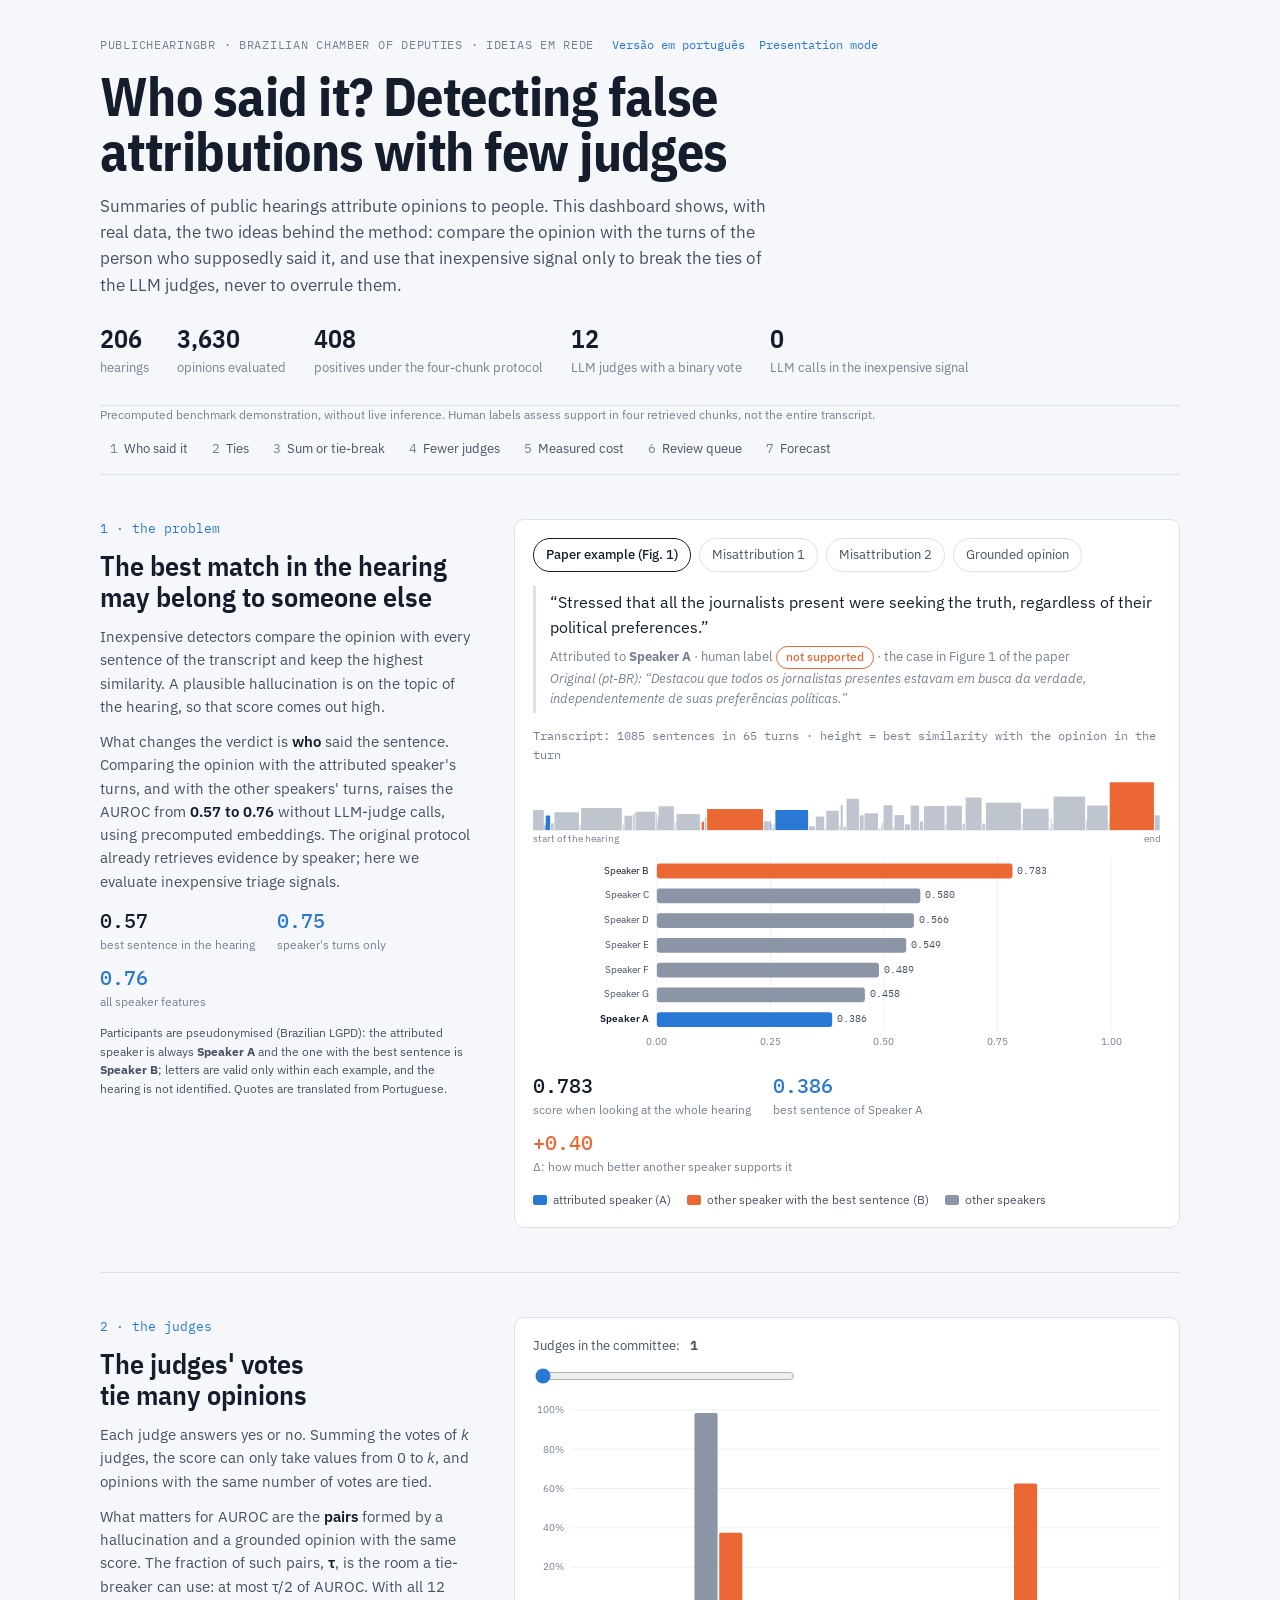
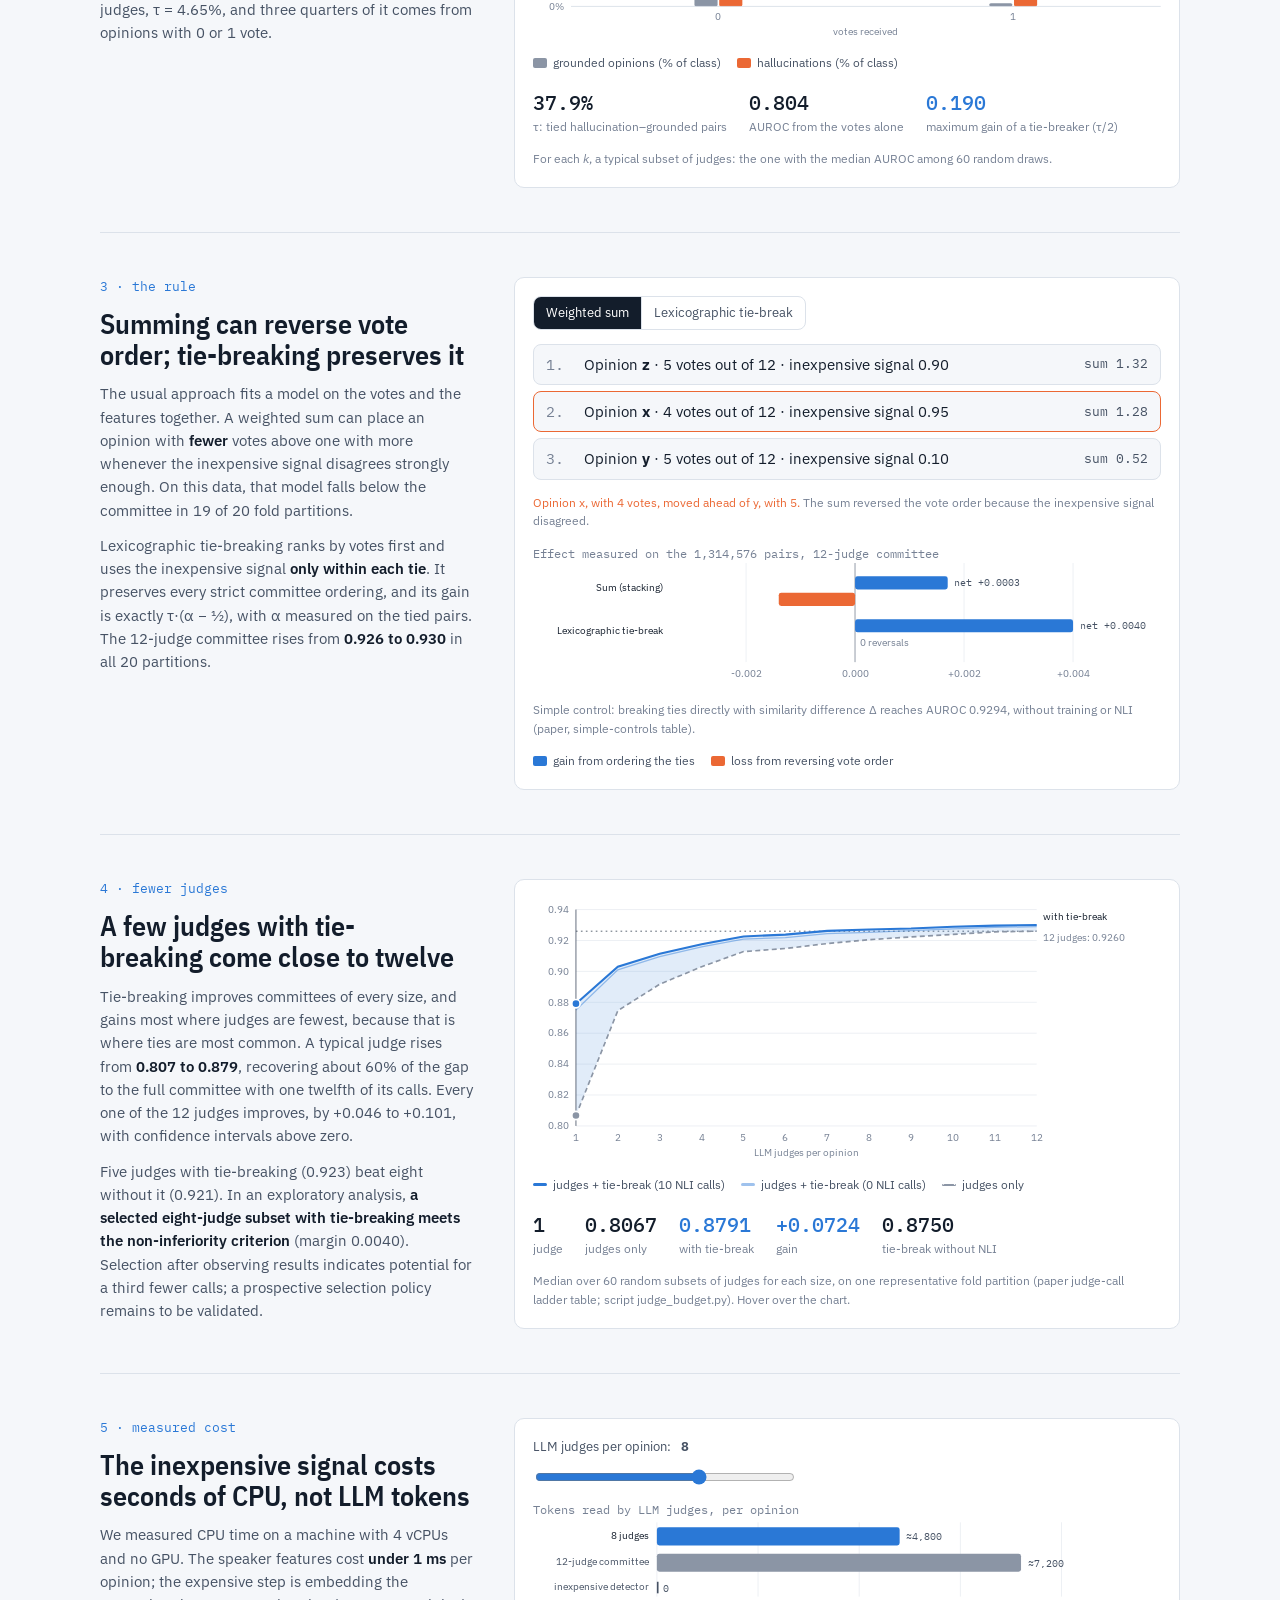
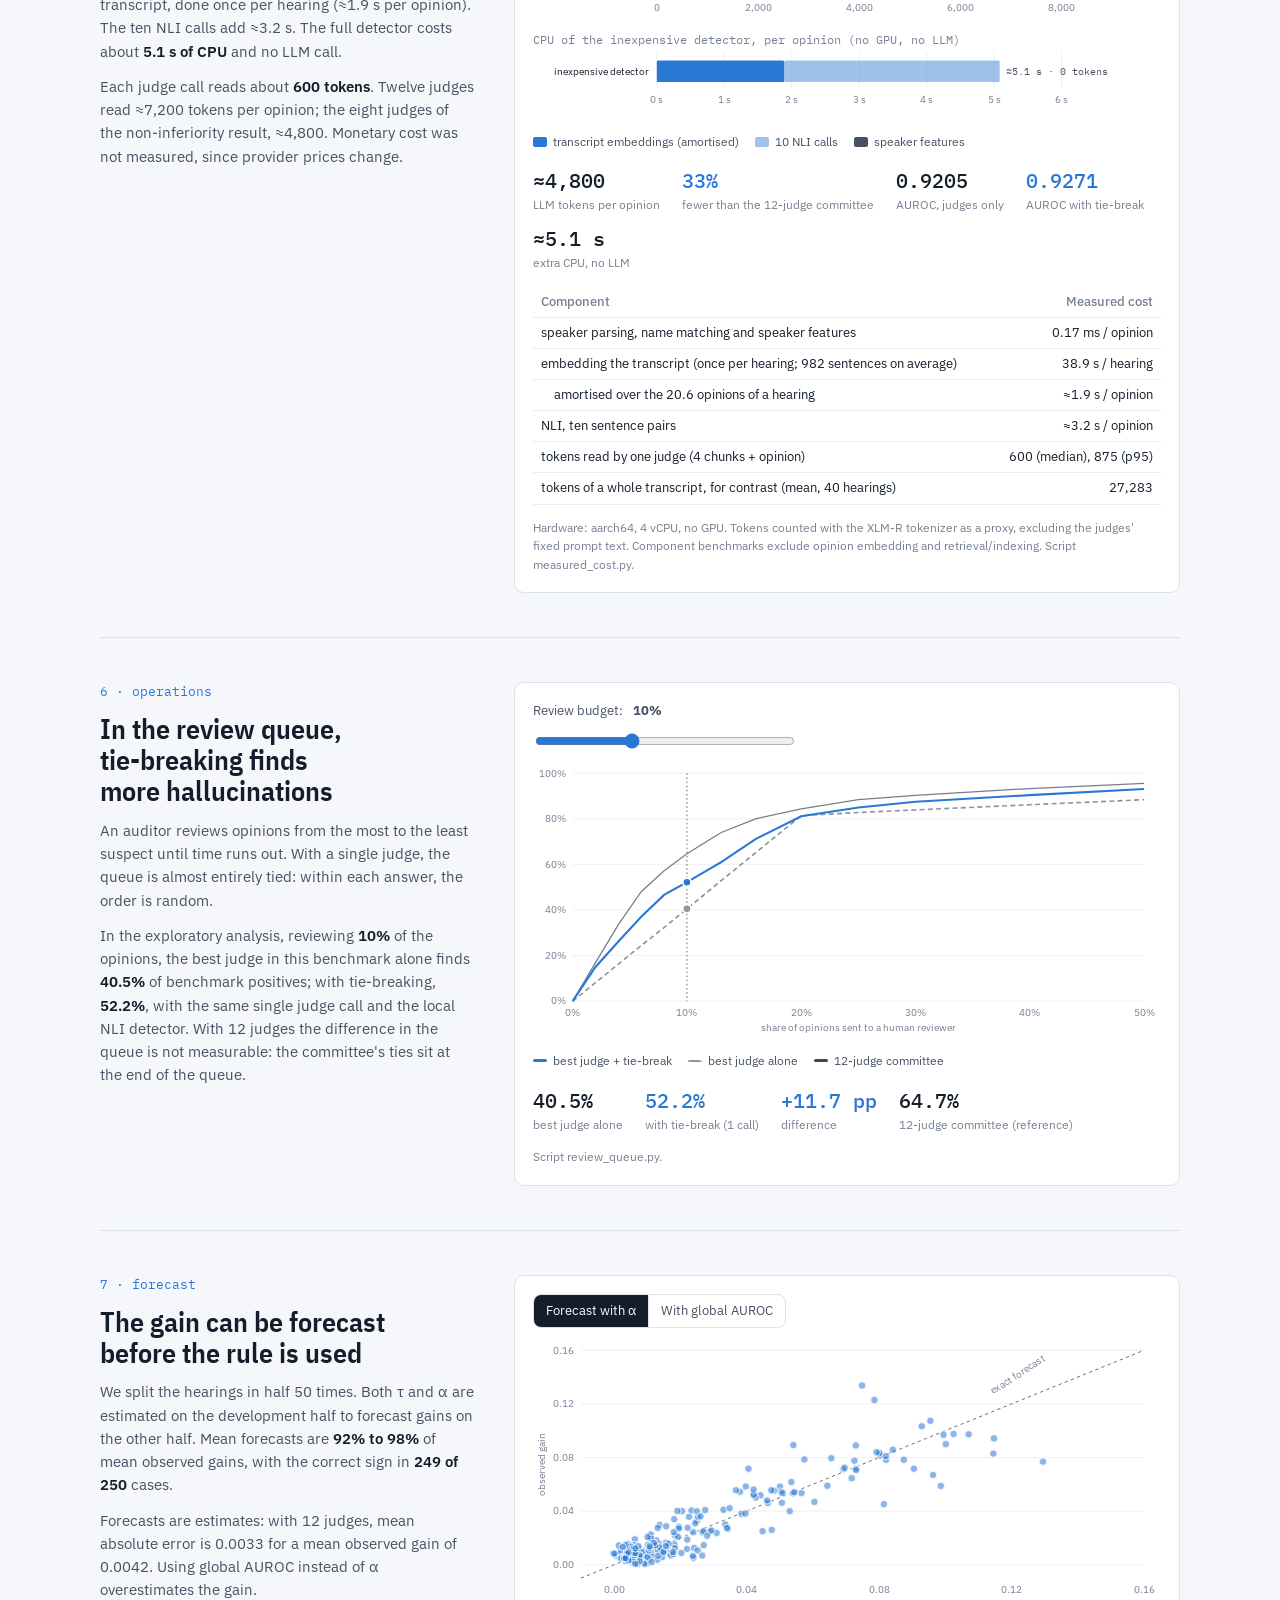
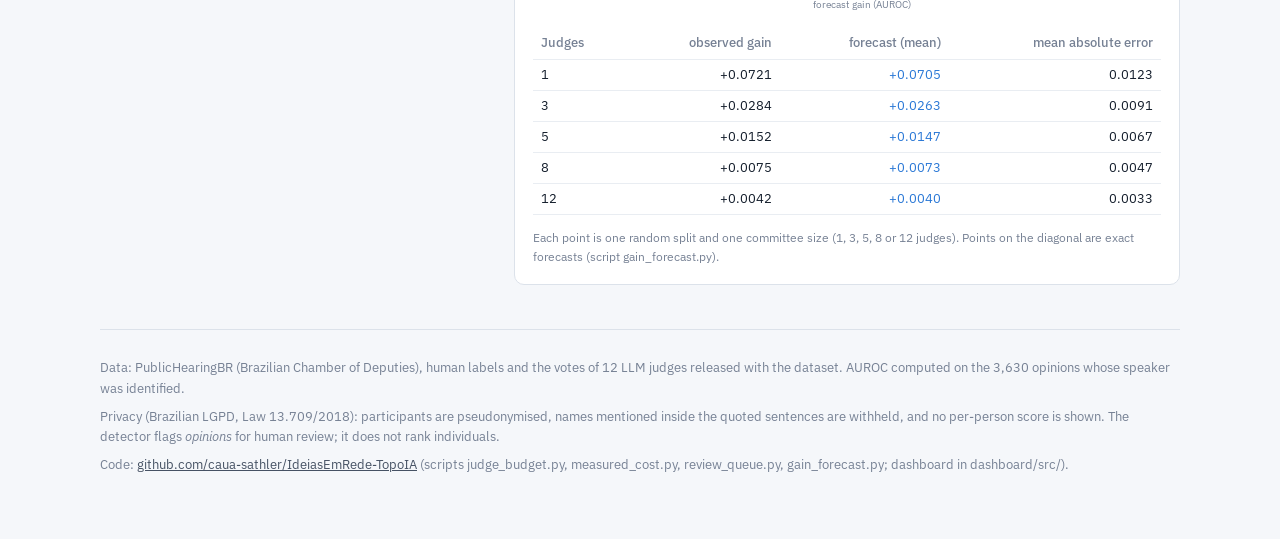
<file: dashboard/en-dashboard.html>
<!DOCTYPE html>
<html lang="en">
<head>
<meta charset="utf-8">
<meta name="viewport" content="width=device-width, initial-scale=1">
<title>Who Said It? &#183; Dashboard</title>
<meta name="description" content="Interactive companion to the paper: speaker-conditioned verification and lexicographic tie-breaking for hallucination detection in summaries of public hearings (PublicHearingBR).">
<link rel="alternate" hreflang="pt-BR" href="pt-br-dashboard.html">
<link rel="preconnect" href="https://fonts.googleapis.com">
<link rel="preconnect" href="https://fonts.gstatic.com" crossorigin>
<link rel="stylesheet" href="https://fonts.googleapis.com/css2?family=IBM+Plex+Mono:wght@400;500&family=IBM+Plex+Sans+Condensed:wght@500;600;700&family=IBM+Plex+Sans:ital,wght@0,400;0,500;0,600;1,400&display=swap">
<style>
:root{
  --bg:#f5f7fa; --surface:#ffffff; --ink:#131d2b; --ink-2:#465264; --muted:#768194;
  --rule:#dce2ea; --grid:#e9edf2; --chip:#eef2f7;
  --method:#2a78d6; --method-soft:rgba(42,120,214,.14);
  --halluc:#eb6834; --base:#8b95a5; --ref:#3c4757;
  --sans:"IBM Plex Sans",system-ui,-apple-system,"Segoe UI",Roboto,sans-serif;
  --cond:"IBM Plex Sans Condensed","IBM Plex Sans",system-ui,sans-serif;
  --mono:"IBM Plex Mono",ui-monospace,SFMono-Regular,Menlo,monospace;
}
@media (prefers-color-scheme: dark){
  :root:not([data-theme="light"]){
    color-scheme:dark;
    --bg:#0f141b; --surface:#161d26; --ink:#eef2f7; --ink-2:#b3bdca; --muted:#8893a3;
    --rule:#2a3441; --grid:#212a35; --chip:#1f2833;
    --method:#3987e5; --method-soft:rgba(57,135,229,.20);
    --halluc:#d95926; --base:#6f7a8a; --ref:#c9d1dc;
  }
}
:root[data-theme="dark"]{
  color-scheme:dark;
  --bg:#0f141b; --surface:#161d26; --ink:#eef2f7; --ink-2:#b3bdca; --muted:#8893a3;
  --rule:#2a3441; --grid:#212a35; --chip:#1f2833;
  --method:#3987e5; --method-soft:rgba(57,135,229,.20);
  --halluc:#d95926; --base:#6f7a8a; --ref:#c9d1dc;
}
*{box-sizing:border-box}
body{background:var(--bg);color:var(--ink);font-family:var(--sans);font-size:15px;line-height:1.55;margin:0}
.wrap{max-width:1120px;margin:0 auto;padding-inline:20px;padding-block:28px 64px}
header.top{display:grid;gap:14px;padding-block:8px 26px;border-bottom:1px solid var(--rule)}
.eyebrow{font-family:var(--mono);font-size:12px;letter-spacing:.06em;text-transform:uppercase;color:var(--muted)}
h1{font-family:var(--cond);font-weight:700;font-size:clamp(34px,5vw,54px);line-height:1.02;margin:0;text-wrap:balance;letter-spacing:-.01em}
.lede{max-width:68ch;color:var(--ink-2);font-size:17px;margin:0}
.kpis{display:flex;flex-wrap:wrap;gap:10px 28px;margin-top:6px}
.kpi{display:grid;gap:0}
.kpi b{font-family:var(--cond);font-weight:600;font-size:26px;font-variant-numeric:tabular-nums}
.kpi span{font-size:13px;color:var(--muted)}
nav.steps{position:sticky;top:env(safe-area-inset-top,0px);z-index:5;background:var(--bg);border-bottom:1px solid var(--rule);display:flex;gap:4px;overflow-x:auto;padding-block:10px}
nav.steps a{flex:0 0 auto;font-size:13px;color:var(--ink-2);text-decoration:none;padding:5px 10px;border-radius:6px;white-space:nowrap}
nav.steps a:hover,nav.steps a:focus-visible{background:var(--chip);color:var(--ink);outline:none}
nav.steps a span{font-family:var(--mono);color:var(--muted);margin-right:6px}
section.step{display:grid;grid-template-columns:minmax(0,.9fr) minmax(0,1.6fr);gap:22px 40px;padding-block:44px;border-bottom:1px solid var(--rule);scroll-margin-top:60px}
@media (max-width:820px){section.step{grid-template-columns:minmax(0,1fr)}}
.txt{display:grid;gap:12px;align-content:start}
.num{font-family:var(--mono);font-size:13px;color:var(--method)}
h2{font-family:var(--cond);font-weight:600;font-size:28px;line-height:1.1;margin:0;text-wrap:balance}
.txt p{margin:0;color:var(--ink-2);max-width:60ch}
.txt p strong{color:var(--ink);font-weight:600}
.viz{background:var(--surface);border:1px solid var(--rule);border-radius:10px;padding:18px;display:grid;gap:14px;min-width:0}
.controls{display:flex;flex-wrap:wrap;gap:8px;align-items:center}
.seg{display:inline-flex;border:1px solid var(--rule);border-radius:8px;overflow:hidden}
.seg button,.chipbtn{font:inherit;font-size:13px;border:0;background:transparent;color:var(--ink-2);padding:6px 12px;cursor:pointer}
.seg button+button{border-left:1px solid var(--rule)}
.seg button[aria-pressed="true"]{background:var(--ink);color:var(--surface)}
.seg button:focus-visible,.chipbtn:focus-visible,input[type=range]:focus-visible{outline:2px solid var(--method);outline-offset:2px}
.chipbtn{border:1px solid var(--rule);border-radius:999px;background:var(--surface)}
.chipbtn[aria-pressed="true"]{border-color:var(--ink);color:var(--ink);font-weight:500}
label.sl{display:flex;align-items:center;gap:10px;font-size:13px;color:var(--ink-2);flex-wrap:wrap}
input[type=range]{accent-color:var(--method);width:min(260px,100%)}
.readout{display:flex;flex-wrap:wrap;gap:8px 22px}
.readout div{display:grid}
.readout b{font-family:var(--mono);font-weight:500;font-size:20px;font-variant-numeric:tabular-nums}
.readout span{font-size:12px;color:var(--muted)}
.m{color:var(--method)} .h{color:var(--halluc)}
.quote{border-left:3px solid var(--rule);padding:4px 0 4px 14px;display:grid;gap:6px}
.quote p{margin:0;font-size:16px;color:var(--ink)}
.quote small{color:var(--muted);font-size:13px}
.pill{display:inline-block;font-size:12px;font-weight:500;padding:1px 9px;border-radius:999px;border:1px solid currentColor}
.pill.bad{color:var(--halluc)} .pill.ok{color:var(--method)}
.marker{font-family:var(--mono);font-size:12px;color:var(--muted)}
svg{display:block;width:100%;height:auto;overflow:visible}
svg text{font-family:var(--sans);fill:var(--ink-2);font-size:12px}
svg .t-muted{fill:var(--muted)} svg .t-ink{fill:var(--ink)} svg .t-mono{font-family:var(--mono)}
.legend{display:flex;flex-wrap:wrap;gap:6px 16px;font-size:12px;color:var(--ink-2)}
.legend i{display:inline-block;width:14px;height:10px;border-radius:2px;margin-right:6px;vertical-align:-1px}
.legend i.line{height:3px;border-radius:2px;vertical-align:3px}
.legend i.dash{height:0;border-top:2px dashed var(--base);background:none;vertical-align:3px}
.note{font-size:12px;color:var(--muted);margin:0}
.rank{display:grid;gap:6px}
.rank .row{display:grid;grid-template-columns:28px 1fr auto;align-items:center;gap:10px;padding:8px 12px;border:1px solid var(--rule);border-radius:8px;background:var(--bg);transition:transform .35s ease}
.rank .row.flip{border-color:var(--halluc)}
.rank .pos{font-family:var(--mono);color:var(--muted)}
.rank .val{font-family:var(--mono);font-size:13px;color:var(--ink-2)}
.tip{position:fixed;pointer-events:none;z-index:20;background:var(--ink);color:var(--surface);font-size:12px;line-height:1.4;padding:7px 9px;border-radius:6px;max-width:320px;opacity:0;transition:opacity .1s}
.tip b{font-family:var(--mono);font-weight:500}
table.mae{border-collapse:collapse;font-size:13px;width:100%}
table.mae th,table.mae td{padding:5px 8px;text-align:right;border-bottom:1px solid var(--grid);font-variant-numeric:tabular-nums}
table.mae th:first-child,table.mae td:first-child{text-align:left}
table.mae th{font-weight:500;color:var(--muted)}
.tablewrap{overflow-x:auto}
footer{padding-block:28px 0;display:grid;gap:8px;font-size:13px;color:var(--muted)}
footer a{color:var(--ink-2)}
@media (prefers-reduced-motion:reduce){*{transition:none!important}}
.langsw{margin-left:10px;text-transform:none;letter-spacing:0;white-space:nowrap}
.langsw a{color:var(--method);text-decoration:none}
.langsw a:hover,.langsw a:focus-visible{text-decoration:underline}
.quote small span[lang]{font-style:italic}
/* ---------- presentation mode (#slides): horizontal deck, 1600px design canvas ---------- */
.dk-link{margin-left:14px;text-transform:none;letter-spacing:0;white-space:nowrap}
.dk-link a{color:var(--method);text-decoration:none}
.dk-link a:hover,.dk-link a:focus-visible{text-decoration:underline}
body.deck{overflow:hidden;height:100vh;height:100dvh;font-size:17px}
body.deck .wrap{max-width:none;margin:0;padding:0;display:flex;width:max-content;height:100vh;height:100dvh;transition:transform .75s cubic-bezier(.65,0,.35,1);will-change:transform}
body.deck.dk-jump .wrap{transition:none}
body.deck nav.steps{display:none}
.deck-slide{flex:0 0 100vw;width:100vw;height:100vh;height:100dvh;overflow:hidden;display:flex;justify-content:center;align-items:flex-start;position:relative}
.deck-in{width:1600px;flex:none}
body.deck section.step{grid-template-columns:minmax(0,.8fr) minmax(0,1.5fr);gap:28px 56px;padding:0;border:0;align-items:start}
body.deck .txt{gap:16px}
body.deck .num{font-size:15px}
body.deck h2{font-size:44px;line-height:1.06}
body.deck .txt p{font-size:19px;line-height:1.5;max-width:none}
body.deck .txt .note{font-size:14px}
body.deck .viz{padding:24px 26px;gap:16px}
body.deck .readout b{font-size:24px}
body.deck .readout span{font-size:13px}
body.deck .seg button,body.deck .chipbtn{font-size:15px;padding:7px 14px}
body.deck label.sl{font-size:15px}
body.deck .legend{font-size:13px}
body.deck header.top{border:0;padding:0;gap:26px}
body.deck header.top .eyebrow{font-size:15px}
body.deck h1{font-size:84px;line-height:1;max-width:24ch}
body.deck .lede{font-size:25px;max-width:56ch;line-height:1.45}
body.deck .kpis{gap:20px 64px;margin-top:26px}
body.deck .kpi b{font-size:56px;line-height:1.05}
body.deck .kpi span{font-size:17px}
body.deck footer{padding:0;gap:16px;font-size:19px;line-height:1.5;color:var(--ink-2);max-width:60ch}
body.deck footer .dk-end{font-family:var(--cond);font-weight:600;font-size:56px;line-height:1.05;color:var(--ink);margin-bottom:10px}
body.deck footer a{color:var(--method)}
/* entrance reveal: replayed by removing and re-adding .in */
body.deck .dk-rev{opacity:0;transform:translateY(18px)}
body.deck .deck-slide.in .dk-rev{opacity:1;transform:none;transition:opacity .6s ease,transform .7s cubic-bezier(.2,.7,.2,1);transition-delay:calc(var(--d,0) * 90ms + 180ms)}
/* heads-up display, progress bar, camera frame */
.dk-hud{position:fixed;top:14px;right:18px;z-index:30;display:flex;align-items:center;gap:10px;font-family:var(--mono);font-size:12px;color:var(--muted);pointer-events:none}
.dk-dots{display:flex;gap:5px}
.dk-dots i{width:7px;height:7px;border-radius:50%;border:1px solid var(--muted)}
.dk-dots i.on{background:var(--method);border-color:var(--method)}
.dk-prog{position:fixed;left:0;bottom:0;height:4px;background:var(--method);z-index:30;transition:width .6s ease}
.dk-hint{position:fixed;top:40px;right:18px;z-index:30;font-family:var(--mono);font-size:12px;color:var(--ink-2);background:var(--surface);border:1px solid var(--rule);border-radius:6px;padding:6px 10px;opacity:0;transition:opacity .5s;pointer-events:none}
.dk-hint.show{opacity:1}
body.dk-nohud .dk-hud,body.dk-nohud .dk-prog,body.dk-nohud .dk-hint{display:none}
.dk-cam{position:fixed;left:2vw;bottom:3vh;width:22vw;aspect-ratio:16/9;border:2px dashed var(--method);border-radius:12px;z-index:25;display:none;align-items:center;justify-content:center;font-family:var(--mono);font-size:13px;color:var(--method);background:var(--method-soft);pointer-events:none}
body.dk-cam1 .dk-cam{display:flex}
@media (prefers-reduced-motion:reduce){body.deck .dk-rev{opacity:1;transform:none}}

</style>
</head>
<body>
<div class="wrap">
<header class="top">
  <div class="eyebrow">PublicHearingBR &#183; Brazilian Chamber of Deputies &#183; Ideias em Rede <span class="langsw"><a href="pt-br-dashboard.html" hreflang="pt-BR" lang="pt-BR">Vers&#227;o em portugu&#234;s</a></span></div>
  <h1>Who said it? Detecting false attributions with few judges</h1>
  <p class="lede">Summaries of public hearings attribute opinions to people. This dashboard shows, with real data, the two ideas behind the method: compare the opinion with the turns of the person who supposedly said it, and use that inexpensive signal only to break the ties of the LLM judges, never to overrule them.</p>
  <div class="kpis">
    <div class="kpi"><b>206</b><span>hearings</span></div>
    <div class="kpi"><b>3,630</b><span>opinions evaluated</span></div>
    <div class="kpi"><b>408</b><span>positives under the four-chunk protocol</span></div>
    <div class="kpi"><b>12</b><span>LLM judges with a binary vote</span></div>
    <div class="kpi"><b>0</b><span>LLM calls in the inexpensive signal</span></div>
  </div>
</header>

<p class="note">Precomputed benchmark demonstration, without live inference. Human labels assess support in four retrieved chunks, not the entire transcript.</p>
<nav class="steps" aria-label="Steps">
  <a href="#quem"><span>1</span>Who said it</a>
  <a href="#empates"><span>2</span>Ties</a>
  <a href="#regra"><span>3</span>Sum or tie-break</a>
  <a href="#juizes"><span>4</span>Fewer judges</a>
  <a href="#custo"><span>5</span>Measured cost</a>
  <a href="#fila"><span>6</span>Review queue</a>
  <a href="#previsao"><span>7</span>Forecast</a>
</nav>

<section class="step" id="quem">
  <div class="txt">
    <div class="num">1 &#183; the problem</div>
    <h2>The best match in the hearing may belong to someone else</h2>
    <p>Inexpensive detectors compare the opinion with every sentence of the transcript and keep the highest similarity. A plausible hallucination is on the topic of the hearing, so that score comes out high.</p>
    <p>What changes the verdict is <strong>who</strong> said the sentence. Comparing the opinion with the attributed speaker's turns, and with the other speakers' turns, raises the AUROC from <strong>0.57 to 0.76</strong> without LLM-judge calls, using precomputed embeddings. The original protocol already retrieves evidence by speaker; here we evaluate inexpensive triage signals.</p>
    <div class="readout" aria-live="polite">
      <div><b>0.57</b><span>best sentence in the hearing</span></div>
      <div><b class="m">0.75</b><span>speaker's turns only</span></div>
      <div><b class="m">0.76</b><span>all speaker features</span></div>
    </div>
    <p class="note">Participants are pseudonymised (Brazilian LGPD): the attributed speaker is always <b>Speaker A</b> and the one with the best sentence is <b>Speaker B</b>; letters are valid only within each example, and the hearing is not identified. Quotes are translated from Portuguese.</p>
  </div>
  <div class="viz">
    <div class="controls" id="ex-btns" role="group" aria-label="Choose an example"></div>
    <div class="quote">
      <p id="ex-op"></p>
      <small id="ex-meta"></small>
    </div>
    <div>
      <div class="marker" id="ex-strip-lbl"></div>
      <svg id="ex-strip" viewBox="0 0 760 96" role="img" aria-label="Turns of the hearing and similarity with the opinion"></svg>
    </div>
    <svg id="ex-bars" viewBox="0 0 760 240" role="img" aria-label="Best similarity by speaker"></svg>
    <div class="readout" id="ex-read"></div>
    <div class="legend"><span><i style="background:var(--method)"></i>attributed speaker (A)</span><span><i style="background:var(--halluc)"></i>other speaker with the best sentence (B)</span><span><i style="background:var(--base)"></i>other speakers</span></div>
  </div>
</section>

<section class="step" id="empates">
  <div class="txt">
    <div class="num">2 &#183; the judges</div>
    <h2>The judges' votes tie many opinions</h2>
    <p>Each judge answers yes or no. Summing the votes of <em>k</em> judges, the score can only take values from 0 to <em>k</em>, and opinions with the same number of votes are tied.</p>
    <p>What matters for AUROC are the <strong>pairs</strong> formed by a hallucination and a grounded opinion with the same score. The fraction of such pairs, <strong>&#964;</strong>, is the room a tie-breaker can use: at most &#964;/2 of AUROC. With all 12 judges, &#964; = 4.65%, and three quarters of it comes from opinions with 0 or 1 vote.</p>
  </div>
  <div class="viz">
    <div class="controls">
      <label class="sl" for="k-emp">Judges in the committee: <b id="k-emp-v" class="t-mono">1</b>
        <input type="range" id="k-emp" min="1" max="12" step="1" value="1"></label>
    </div>
    <svg id="emp-chart" viewBox="0 0 760 290" role="img" aria-label="Distribution of votes by class"></svg>
    <div class="legend"><span><i style="background:var(--base)"></i>grounded opinions (% of class)</span><span><i style="background:var(--halluc)"></i>hallucinations (% of class)</span></div>
    <div class="readout" id="emp-read"></div>
    <p class="note">For each <em>k</em>, a typical subset of judges: the one with the median AUROC among 60 random draws.</p>
  </div>
</section>

<section class="step" id="regra">
  <div class="txt">
    <div class="num">3 &#183; the rule</div>
    <h2>Summing can reverse vote order; tie-breaking preserves it</h2>
    <p>The usual approach fits a model on the votes and the features together. A weighted sum can place an opinion with <strong>fewer</strong> votes above one with more whenever the inexpensive signal disagrees strongly enough. On this data, that model falls below the committee in 19 of 20 fold partitions.</p>
    <p>Lexicographic tie-breaking ranks by votes first and uses the inexpensive signal <strong>only within each tie</strong>. It preserves every strict committee ordering, and its gain is exactly &#964;&#183;(&#945; &#8722; &#189;), with &#945; measured on the tied pairs. The 12-judge committee rises from <strong>0.926 to 0.930</strong> in all 20 partitions.</p>
  </div>
  <div class="viz">
    <div class="controls">
      <div class="seg" role="group" aria-label="Combination rule">
        <button type="button" id="r-soma" aria-pressed="true">Weighted sum</button>
        <button type="button" id="r-lex" aria-pressed="false">Lexicographic tie-break</button>
      </div>
    </div>
    <div class="rank" id="rank"></div>
    <p class="note" id="rank-note"></p>
    <div>
      <div class="marker">Effect measured on the 1,314,576 pairs, 12-judge committee</div>
      <svg id="dec-chart" viewBox="0 0 760 150" role="img" aria-label="Gain on ties and loss from reversals"></svg>
    </div>
    <p class="note">Simple control: breaking ties directly with similarity difference &#916; reaches AUROC 0.9294, without training or NLI (paper, simple-controls table).</p>
    <div class="legend"><span><i style="background:var(--method)"></i>gain from ordering the ties</span><span><i style="background:var(--halluc)"></i>loss from reversing vote order</span></div>
  </div>
</section>

<section class="step" id="juizes">
  <div class="txt">
    <div class="num">4 &#183; fewer judges</div>
    <h2>A few judges with tie-breaking come close to twelve</h2>
    <p>Tie-breaking improves committees of every size, and gains most where judges are fewest, because that is where ties are most common. A typical judge rises from <strong>0.807 to 0.879</strong>, recovering about 60% of the gap to the full committee with one twelfth of its calls. Every one of the 12 judges improves, by +0.046 to +0.101, with confidence intervals above zero.</p>
    <p>Five judges with tie-breaking (0.923) beat eight without it (0.921). In an exploratory analysis, <strong>a selected eight-judge subset with tie-breaking meets the non-inferiority criterion</strong> (margin 0.0040). Selection after observing results indicates potential for a third fewer calls; a prospective selection policy remains to be validated.</p>
  </div>
  <div class="viz">
    <svg id="lad-chart" viewBox="0 0 760 320" role="img" aria-label="AUROC by number of judges"></svg>
    <div class="legend"><span><i class="line" style="background:var(--method)"></i>judges + tie-break (10 NLI calls)</span><span><i class="line" style="background:var(--method);opacity:.45"></i>judges + tie-break (0 NLI calls)</span><span><i class="dash"></i>judges only</span></div>
    <div class="readout" id="lad-read"></div>
    <p class="note">Median over 60 random subsets of judges for each size, on one representative fold partition (paper judge-call ladder table; script judge_budget.py). Hover over the chart.</p>
  </div>
</section>

<section class="step" id="custo">
  <div class="txt">
    <div class="num">5 &#183; measured cost</div>
    <h2>The inexpensive signal costs seconds of CPU, not LLM tokens</h2>
    <p>We measured CPU time on a machine with 4 vCPUs and no GPU. The speaker features cost <strong>under 1 ms</strong> per opinion; the expensive step is embedding the transcript, done once per hearing (&#8776;1.9 s per opinion). The ten NLI calls add &#8776;3.2 s. The full detector costs about <strong>5.1 s of CPU</strong> and no LLM call.</p>
    <p>Each judge call reads about <strong>600 tokens</strong>. Twelve judges read &#8776;7,200 tokens per opinion; the eight judges of the non-inferiority result, &#8776;4,800. Monetary cost was not measured, since provider prices change.</p>
  </div>
  <div class="viz">
    <div class="controls">
      <label class="sl" for="kc">LLM judges per opinion: <b id="kc-v" class="t-mono">8</b>
        <input type="range" id="kc" min="1" max="12" step="1" value="8"></label>
    </div>
    <div>
      <div class="marker">Tokens read by LLM judges, per opinion</div>
      <svg id="tok-chart" viewBox="0 0 760 118" role="img" aria-label="Tokens read by LLM judges per opinion"></svg>
    </div>
    <div>
      <div class="marker">CPU of the inexpensive detector, per opinion (no GPU, no LLM)</div>
      <svg id="cpu-chart" viewBox="0 0 760 84" role="img" aria-label="CPU time of the inexpensive detector per opinion"></svg>
    </div>
    <div class="legend"><span><i style="background:var(--method)"></i>transcript embeddings (amortised)</span><span><i style="background:var(--method);opacity:.45"></i>10 NLI calls</span><span><i style="background:var(--ink-2)"></i>speaker features</span></div>
    <div class="readout" id="kc-read"></div>
    <div class="tablewrap"><table class="mae" id="cost-table"></table></div>
    <p class="note" id="cost-note"></p>
  </div>
</section>

<section class="step" id="fila">
  <div class="txt">
    <div class="num">6 &#183; operations</div>
    <h2>In the review queue, tie-breaking finds more hallucinations</h2>
    <p>An auditor reviews opinions from the most to the least suspect until time runs out. With a single judge, the queue is almost entirely tied: within each answer, the order is random.</p>
    <p>In the exploratory analysis, reviewing <strong>10%</strong> of the opinions, the best judge in this benchmark alone finds <strong>40.5%</strong> of benchmark positives; with tie-breaking, <strong>52.2%</strong>, with the same single judge call and the local NLI detector. With 12 judges the difference in the queue is not measurable: the committee's ties sit at the end of the queue.</p>
  </div>
  <div class="viz">
    <div class="controls">
      <label class="sl" for="bud">Review budget: <b id="bud-v" class="t-mono">10%</b>
        <input type="range" id="bud" min="0" max="11" step="1" value="4"></label>
    </div>
    <svg id="q-chart" viewBox="0 0 760 330" role="img" aria-label="Hallucinations found by review budget"></svg>
    <div class="legend"><span><i class="line" style="background:var(--method)"></i>best judge + tie-break</span><span><i class="dash"></i>best judge alone</span><span><i class="line" style="background:var(--ref)"></i>12-judge committee</span></div>
    <div class="readout" id="q-read"></div>
    <p class="note">Script review_queue.py.</p>
  </div>
</section>

<section class="step" id="previsao">
  <div class="txt">
    <div class="num">7 &#183; forecast</div>
    <h2>The gain can be forecast before the rule is used</h2>
    <p>We split the hearings in half 50 times. Both &#964; and &#945; are estimated on the development half to forecast gains on the other half. Mean forecasts are <strong>92% to 98%</strong> of mean observed gains, with the correct sign in <strong>249 of 250</strong> cases.</p>
    <p>Forecasts are estimates: with 12 judges, mean absolute error is 0.0033 for a mean observed gain of 0.0042. Using global AUROC instead of &#945; overestimates the gain.</p>
  </div>
  <div class="viz">
    <div class="controls">
      <div class="seg" role="group" aria-label="Quantity used in the forecast">
        <button type="button" id="p-alpha" aria-pressed="true">Forecast with &#945;</button>
        <button type="button" id="p-glob" aria-pressed="false">With global AUROC</button>
      </div>
    </div>
    <svg id="p-chart" viewBox="0 0 760 330" role="img" aria-label="Forecast gain against observed gain"></svg>
    <div class="tablewrap"><table class="mae" id="p-table"></table></div>
    <p class="note">Each point is one random split and one committee size (1, 3, 5, 8 or 12 judges). Points on the diagonal are exact forecasts (script gain_forecast.py).</p>
  </div>
</section>

<footer>
  <div>Data: PublicHearingBR (Brazilian Chamber of Deputies), human labels and the votes of 12 LLM judges released with the dataset. AUROC computed on the 3,630 opinions whose speaker was identified.</div>
  <div>Privacy (Brazilian LGPD, Law 13.709/2018): participants are pseudonymised, names mentioned inside the quoted sentences are withheld, and no per-person score is shown. The detector flags <em>opinions</em> for human review; it does not rank individuals.</div>
  <div>Code: <a href="https://github.com/caua-sathler/IdeiasEmRede-TopoIA" target="_blank" rel="noopener">github.com/caua-sathler/IdeiasEmRede-TopoIA</a> (scripts <span class="t-mono">judge_budget.py</span>, <span class="t-mono">measured_cost.py</span>, <span class="t-mono">review_queue.py</span>, <span class="t-mono">gain_forecast.py</span>; dashboard in <span class="t-mono">dashboard/src/</span>).</div>
</footer>
</div>
<div class="tip" id="tip" role="tooltip"></div>

<script>
const D = {"exemplos":[{"tipo":"figura","opiniao":"Destacou que todos os jornalistas presentes estavam em busca da verdade, independentemente de suas prefer\u00eancias pol\u00edticas.","opiniao_en":"Stressed that all the journalists present were seeking the truth, regardless of their political preferences.","orador":"A","melhor_outro":"B","rotulo":"n\u00e3o suportada","cos_s":0.386,"best_other":0.783,"delta":0.397,"turnos":[["*",20,0.385],["A",1,0.171],["*",1,0.207],["A",9,0.309],["*",6,0.198],["F",44,0.353],["*",2,0.179],["H",72,0.416],["*",3,0.185],["H",15,0.305],["*",4,0.338],["C",36,0.362],["*",2,0.343],["C",1,0.205],["*",1,0.305],["C",28,0.441],["*",3,0.212],["I",42,0.331],["*",2,0.214],["B",5,0.221],["*",4,0.28],["B",98,0.401],["*",10,0.227],["A",3,0.225],["*",3,0.181],["A",1,0.12],["*",3,0.196],["A",58,0.386],["*",12,0.154],["J",16,0.295],["*",2,0.126],["G",23,0.376],["*",2,0.166],["G",5,0.458],["*",5,0.152],["E",23,0.549],["*",8,0.312],["K",25,0.341],["*",4,0.12],["L",2,0.169],["*",2,0.204],["L",17,0.456],["*",2,0.152],["M",18,0.317],["*",10,0.183],["N",16,0.451],["*",7,0.222],["O",37,0.445],["*",2,0.185],["P",28,0.446],["*",5,0.194],["D",29,0.566],["*",6,0.194],["F",62,0.489],["*",2,0.202],["H",46,0.406],["*",2,0.113],["H",3,0.276],["*",2,0.194],["C",56,0.58],["*",2,0.239],["I",37,0.451],["*",2,0.209],["B",78,0.783],["*",10,0.311]],"oradores":[{"id":"B","cos":0.783,"n_frases":181,"frase":"Inicialmente, cumpre ressaltar que todos os que est\u00e3o aqui s\u00e3o jornalistas e est\u00e3o em busca da verdade.","frase_en":"To begin with, it should be noted that everyone here is a journalist and is seeking the truth."},{"id":"C","cos":0.58,"n_frases":121,"frase":"Acho que a obriga\u00e7\u00e3o principal dos jornalistas \u00e9 evitar ser politizado, ou seja, \u00e9 n\u00e3o ficar do lado de um partido ou de outro, de esquerda ou de direita.","frase_en":"I think the main duty of journalists is to avoid being politicised, that is, not to take the side of one party or another, left or right."},{"id":"D","cos":0.566,"n_frases":29,"frase":"Quero tamb\u00e9m prestar minha solidariedade a todos aqueles jornalistas que v\u00eam sendo perseguidos.","frase_en":"I also want to express my solidarity with all those journalists who have been persecuted."},{"id":"E","cos":0.549,"n_frases":23,"frase":"H\u00e1 uma turma a\u00ed entende muito bem de mentira e ignora o fato de hoje haver jornalistas cerceados do seu direito, assim como Senadores e Deputados.","frase_en":"There is a crowd out there that understands lying very well and ignores the fact that journalists today are restricted in their rights, as are Senators and Deputies."},{"id":"F","cos":0.489,"n_frases":106,"frase":"Prestei aten\u00e7\u00e3o detidamente em todas as falas.","frase_en":"I paid close attention to every speech."},{"id":"G","cos":0.458,"n_frases":28,"frase":"Valorizem quem voc\u00eas s\u00e3o e busquem a verdade de voc\u00eas.","frase_en":"Value who you are and seek your own truth."},{"id":"A","cos":0.386,"n_frases":72,"frase":"Eu quero falar sobre o trabalho executado pelo jornalista [nome omitido].","frase_en":"I want to talk about the work carried out by the journalist [name withheld]."}]},{"tipo":"ma","opiniao":"A educa\u00e7\u00e3o continuada dos profissionais de sa\u00fade \u00e9 vital para o sucesso da triagem neonatal.","opiniao_en":"Continuing education of health professionals is vital to the success of newborn screening.","orador":"A","melhor_outro":"B","rotulo":"n\u00e3o suportada","cos_s":0.559,"best_other":0.9,"delta":0.341,"turnos":[["*",13,0.473],["B",132,0.9],["*",6,0.46],["B",1,0.084],["G",1,0.111],["*",1,0.114],["G",14,0.533],["B",4,0.222],["*",5,0.543],["H",87,0.545],["*",12,0.365],["A",31,0.554],["*",12,0.494],["E",69,0.652],["*",8,0.624],["I",65,0.591],["*",15,0.428],["C",93,0.696],["*",1,0.138],["C",32,0.471],["*",15,0.616],["D",94,0.67],["*",16,0.501],["F",100,0.624],["*",17,0.597],["B",21,0.754],["*",2,0.134],["H",29,0.338],["*",5,0.219],["A",4,0.559],["*",2,0.255],["E",13,0.543],["*",2,0.231],["I",14,0.334],["*",2,0.187],["C",19,0.718],["*",2,0.202],["D",9,0.653],["*",2,0.406],["F",33,0.468],["*",6,0.175]],"oradores":[{"id":"B","cos":0.9,"n_frases":158,"frase":"H\u00e1 necessidade de promover um aprimoramento daqueles que trabalham com triagem neonatal, e os profissionais precisam, sim, ter uma educa\u00e7\u00e3o continuada.","frase_en":"There is a need to improve the training of those who work in newborn screening, and professionals do need continuing education."},{"id":"C","cos":0.718,"n_frases":144,"frase":"A triagem neonatal tem extrema import\u00e2ncia na vida dessas pessoas.","frase_en":"Newborn screening is extremely important in these people's lives."},{"id":"D","cos":0.67,"n_frases":103,"frase":"\u00c9 fundamental que os profissionais da sa\u00fade entendam a import\u00e2ncia do Teste do Pezinho, saibam do tempo e da forma como se d\u00e1 a coleta. E isso envolve todos estes profissionais inseridos no contexto: m\u00e9dicos, enfermeiros, nutricionistas.","frase_en":"It is essential that health professionals understand the importance of the heel-prick test and know when and how the sample is collected. And this involves all the professionals in this context: doctors, nurses, nutritionists."},{"id":"E","cos":0.652,"n_frases":82,"frase":"E a triagem neonatal \u00e9 o primeiro passo para garantir o m\u00ednimo de qualidade de vida e de inclus\u00e3o a essas pessoas.","frase_en":"And newborn screening is the first step to guarantee a minimum of quality of life and inclusion for these people."},{"id":"F","cos":0.624,"n_frases":133,"frase":"Triagem neonatal n\u00e3o pode ser adiada. Eu ouvi a fala de v\u00e1rios de voc\u00eas, o que \u00e9 muito importante para mim.","frase_en":"Newborn screening cannot be postponed. I heard several of you speak, which is very important to me."},{"id":"*","cos":0.624,"n_frases":144,"frase":"E a triagem neonatal, realmente, passa a ser esse primeiro passo para garantirmos qualidade de vida ao cidad\u00e3o.","frase_en":"And newborn screening really becomes this first step for us to guarantee quality of life for citizens."},{"id":"A","cos":0.559,"n_frases":35,"frase":"Quero enfatizar a import\u00e2ncia desta audi\u00eancia p\u00fablica no fortalecimento da triagem neonatal como pol\u00edtica p\u00fablica de sa\u00fade, e dizer que o Estado de Pernambuco est\u00e1 aqui para partilhar, para trocar experi\u00eancias e para construir junto com voc\u00eas, tra\u00e7ando uma\u2026","frase_en":"I want to stress the importance of this public hearing in strengthening newborn screening as a public health policy, and to say that the State of Pernambuco is here to share, to exchange experiences and to build together with you, charting a\u2026"}]},{"tipo":"ma","opiniao":"Apoiou a necessidade de revis\u00e3o das pol\u00edticas de pens\u00e3o por morte.","opiniao_en":"Supported the need to review survivor's pension policies.","orador":"A","melhor_outro":"B","rotulo":"n\u00e3o suportada","cos_s":0.344,"best_other":0.734,"delta":0.39,"turnos":[["*",64,0.532],["C",91,0.628],["*",9,0.246],["E",87,0.599],["*",29,0.4],["G",142,0.576],["*",7,0.375],["F",61,0.589],["*",4,0.236],["G",18,0.452],["*",7,0.242],["H",9,0.574],["*",10,0.477],["I",1,0.173],["F",1,0.138],["*",2,0.159],["I",38,0.531],["*",5,0.379],["J",195,0.417],["*",28,0.395],["D",32,0.613],["*",1,0.159],["B",50,0.734],["*",2,0.251],["B",2,0.29],["*",8,0.4],["A",9,0.344],["*",8,0.3]],"oradores":[{"id":"B","cos":0.734,"n_frases":52,"frase":"Ele pede que a quest\u00e3o da pens\u00e3o por morte seja revisto, Presidente [nome omitido].","frase_en":"He asks that the question of the survivor's pension be reviewed, Chair [name withheld]."},{"id":"C","cos":0.628,"n_frases":91,"frase":"N\u00f3s defendemos uma nova revis\u00e3o na forma de financiamento das Institui\u00e7\u00f5es de Longa Perman\u00eancia para Idosos \u2014 ILPIs filantr\u00f3picas.","frase_en":"We advocate a new review of how philanthropic long-term care institutions for older people (ILPIs) are funded."},{"id":"D","cos":0.613,"n_frases":32,"frase":"N\u00f3s temos refletido muito sobre os avan\u00e7os conquistados a partir do Estatuto do Idoso, que \u00e9 uma lei federal e que, portanto, deve ser cumprida.","frase_en":"We have reflected a great deal on the progress achieved since the Statute of Older Persons, which is a federal law and must therefore be complied with."},{"id":"E","cos":0.599,"n_frases":87,"frase":"Ele foi indispens\u00e1vel para que essa proposta de uma pol\u00edtica de Estado pudesse se tornar lei.","frase_en":"He was indispensable for this proposal of a State policy to become law."},{"id":"F","cos":0.589,"n_frases":62,"frase":"N\u00f3s temos uma PEC na CCJ tornando o cuidado um direito constitucional, o que \u00e9 muito importante, mas queremos trabalhar um texto, aprovar a Pol\u00edtica Nacional de Cuidados, porque, al\u00e9m da pessoa com defici\u00eancia e da crian\u00e7a, n\u00f3s sabemos que o p\u00fablico idoso est\u00e1\u2026","frase_en":"We have a constitutional amendment (PEC) in the Constitution and Justice Committee making care a constitutional right, which is very important, but we want to work on a text and pass the National Care Policy because, besides people with disabilities and children, we know that the older public is\u2026"},{"id":"G","cos":0.576,"n_frases":160,"frase":"Vamos seguir na constru\u00e7\u00e3o de pol\u00edticas p\u00fablicas cada vez mais efetivas para as pessoas idosas.","frase_en":"Let us keep building ever more effective public policies for older people."},{"id":"A","cos":0.344,"n_frases":9,"frase":"E, atrav\u00e9s dessa Comiss\u00e3o do Idoso da C\u00e2mara Municipal de S\u00e3o Paulo, conseguimos levantar bandeiras, fazer pedidos de audi\u00eancia p\u00fablica.","frase_en":"And, through this Committee on Older Persons of the S\u00e3o Paulo City Council, we managed to raise causes and request public hearings."}]},{"tipo":"suportada","opiniao":"Defendeu que jornalistas devem evitar a politiza\u00e7\u00e3o e sempre lutar pela liberdade de express\u00e3o e contra a censura.","opiniao_en":"Argued that journalists should avoid politicisation and always fight for freedom of expression and against censorship.","orador":"A","melhor_outro":"B","rotulo":"suportada","cos_s":0.788,"best_other":0.597,"delta":-0.191,"turnos":[["*",20,0.29],["H",1,0.198],["*",1,0.28],["H",9,0.282],["*",6,0.186],["I",44,0.476],["*",2,0.182],["F",72,0.55],["*",3,0.179],["F",15,0.384],["*",4,0.42],["A",36,0.528],["*",2,0.184],["A",1,0.171],["*",1,0.258],["A",28,0.497],["*",3,0.185],["E",42,0.554],["*",2,0.185],["C",5,0.205],["*",4,0.232],["C",98,0.535],["*",10,0.222],["H",3,0.14],["*",3,0.2],["H",1,0.111],["*",3,0.168],["H",58,0.451],["*",12,0.164],["J",16,0.44],["*",2,0.131],["K",23,0.487],["*",2,0.161],["K",5,0.369],["*",5,0.132],["L",23,0.519],["*",8,0.226],["M",25,0.544],["*",4,0.166],["G",2,0.255],["*",2,0.243],["G",17,0.548],["*",2,0.174],["N",18,0.391],["*",10,0.159],["O",16,0.473],["*",7,0.181],["P",37,0.497],["*",2,0.194],["D",28,0.571],["*",5,0.179],["B",29,0.597],["*",6,0.166],["I",62,0.531],["*",2,0.194],["F",46,0.509],["*",2,0.131],["F",3,0.452],["*",2,0.171],["A",56,0.788],["*",2,0.192],["E",37,0.509],["*",2,0.173],["C",78,0.576],["*",10,0.39]],"oradores":[{"id":"A","cos":0.788,"n_frases":121,"frase":"Mas os jornalistas t\u00eam como obriga\u00e7\u00e3o defender alguns valores democr\u00e1ticos, principalmente a liberdade de express\u00e3o e a imprensa livre, e ser contra a censura.","frase_en":"But journalists have a duty to defend certain democratic values, above all freedom of expression and a free press, and to oppose censorship."},{"id":"B","cos":0.597,"n_frases":29,"frase":"Quero tamb\u00e9m prestar minha solidariedade a todos aqueles jornalistas que v\u00eam sendo perseguidos.","frase_en":"I also want to express my solidarity with all those journalists who have been persecuted."},{"id":"C","cos":0.576,"n_frases":181,"frase":"N\u00e3o importa se eu concordo ou se eu discordo da pessoa que tem algo a dizer sobre qualquer assunto, eu quero sempre poder defender a liberdade dessa pessoa de falar sobre aquilo que bem entender.","frase_en":"It does not matter whether I agree or disagree with the person who has something to say on any subject; I always want to be able to defend that person's freedom to speak about whatever they please."},{"id":"D","cos":0.571,"n_frases":28,"frase":"Eu vou encerrar, Presidente, dizendo novamente o seguinte: n\u00e3o podemos admitir que, no nosso Pa\u00eds, volte a censura e que matem a nossa democracia em nome de sua defesa.","frase_en":"I will close, Chair, by saying again: we cannot allow censorship to return to our country and our democracy to be killed in the name of defending it."},{"id":"E","cos":0.554,"n_frases":79,"frase":"A ideia de defender a democracia com censura \u00e9 a forma de desinforma\u00e7\u00e3o mais grave do mundo. \u00c9 horr\u00edvel a ideia de proteger a democracia com censura.","frase_en":"The idea of defending democracy with censorship is the most serious form of disinformation in the world. The idea of protecting democracy with censorship is horrible."},{"id":"F","cos":0.55,"n_frases":136,"frase":"Empres\u00e1rios, jornalistas, jornais, ve\u00edculos de m\u00eddia, influenciadores digitais, artistas e at\u00e9 mesmo religiosos foram censurados e perseguidos pelo TSE durante o per\u00edodo eleitoral.","frase_en":"Business people, journalists, newspapers, media outlets, digital influencers, artists and even religious figures were censored and persecuted by the TSE during the election period."},{"id":"G","cos":0.548,"n_frases":19,"frase":"Agora, a Esquerda est\u00e1 aqui, unida, junto com uma parcela da imprensa, o cons\u00f3rcio da censura, dizendo que \u00e9 uma afronta \u00e0 soberania nacional, quando, na verdade, Sr. Presidente, \u00e9 o contr\u00e1rio.","frase_en":"Now the Left is here, united, together with part of the press, the censorship consortium, saying that it is an affront to national sovereignty when, in fact, Mr. Chair, it is the opposite."}]}],"comite":[{"k":1,"juizes":["p1_gpt4omini"],"pos":[153,255],"neg":[3170,52],"tau":0.379,"auc":0.8044,"auc_lex":0.8764},{"k":2,"juizes":["p3_deepseek","p1_sabia"],"pos":[77,137,194],"neg":[2839,346,37],"tau":0.2078,"auc":0.8698,"auc_lex":0.9003},{"k":3,"juizes":["p1_gpt4o","p2_gpt4o","p2_gpt4omini"],"pos":[54,35,62,257],"neg":[2639,322,160,101],"tau":0.1443,"auc":0.8922,"auc_lex":0.9175},{"k":4,"juizes":["p3_deepseek","p3_sabia","p2_gpt4o","p1_gpt4omini"],"pos":[51,40,50,64,203],"neg":[2665,308,165,63,21],"tau":0.1253,"auc":0.9039,"auc_lex":0.9214},{"k":5,"juizes":["p2_gpt4o","p3_sabia","p1_gpt4omini","p1_sabia","p3_gpt4o"],"pos":[40,32,58,59,40,179],"neg":[2486,340,291,63,25,17],"tau":0.1027,"auc":0.9096,"auc_lex":0.9237},{"k":6,"juizes":["p1_sabia","p1_gpt4omini","p3_gpt4omini","p3_sabia","p2_gpt4omini","p2_deepseek"],"pos":[27,37,43,56,35,33,177],"neg":[2025,781,266,80,42,13,15],"tau":0.0791,"auc":0.9151,"auc_lex":0.9235},{"k":7,"juizes":["p1_sabia","p2_sabia","p1_gpt4o","p1_gpt4omini","p3_gpt4omini","p2_deepseek","p2_gpt4omini"],"pos":[25,37,35,46,31,33,32,169],"neg":[2019,755,271,81,44,27,14,11],"tau":0.0732,"auc":0.9177,"auc_lex":0.926},{"k":8,"juizes":["p3_deepseek","p1_deepseek","p1_gpt4o","p2_gpt4omini","p2_deepseek","p2_sabia","p1_gpt4omini","p3_gpt4omini"],"pos":[24,26,30,27,41,22,29,44,165],"neg":[1994,682,266,121,65,44,26,13,11],"tau":0.0636,"auc":0.9207,"auc_lex":0.9275},{"k":9,"juizes":["p3_gpt4o","p2_gpt4o","p1_gpt4omini","p2_deepseek","p1_deepseek","p3_gpt4omini","p3_sabia","p2_sabia","p3_deepseek"],"pos":[20,20,20,26,26,44,24,28,33,167],"neg":[1892,638,248,184,107,69,36,25,12,11],"tau":0.0532,"auc":0.9233,"auc_lex":0.9282},{"k":10,"juizes":["p3_gpt4omini","p3_deepseek","p2_gpt4omini","p3_gpt4o","p1_deepseek","p3_sabia","p1_gpt4o","p2_sabia","p2_deepseek","p1_sabia"],"pos":[19,19,16,28,32,34,30,17,24,29,160],"neg":[1884,603,296,173,105,57,38,27,16,12,11],"tau":0.0504,"auc":0.9246,"auc_lex":0.9288},{"k":11,"juizes":["p3_gpt4o","p2_gpt4o","p3_gpt4omini","p1_sabia","p2_deepseek","p3_sabia","p2_gpt4omini","p1_gpt4omini","p2_sabia","p3_deepseek","p1_deepseek"],"pos":[19,18,14,19,21,25,39,26,18,21,30,158],"neg":[1879,580,258,182,103,83,52,33,20,14,8,10],"tau":0.0478,"auc":0.9256,"auc_lex":0.9297},{"k":12,"juizes":["p1_gpt4omini","p1_gpt4o","p1_deepseek","p1_sabia","p2_gpt4omini","p2_gpt4o","p2_deepseek","p2_sabia","p3_gpt4omini","p3_gpt4o","p3_deepseek","p3_sabia"],"pos":[19,18,12,19,16,26,29,25,19,17,24,27,157],"neg":[1878,575,262,165,104,79,53,35,25,17,13,7,9],"tau":0.0465,"auc":0.926,"auc_lex":0.9301}],"totais":{"n":3630,"pos":408,"neg":3222},"escada":[{"k":1,"so":0.8067,"lex0":0.875,"lex":0.8791},{"k":2,"so":0.8746,"lex0":0.901,"lex":0.903},{"k":3,"so":0.8917,"lex0":0.9096,"lex":0.9114},{"k":4,"so":0.903,"lex0":0.9158,"lex":0.9176},{"k":5,"so":0.9128,"lex0":0.9209,"lex":0.9226},{"k":6,"so":0.9148,"lex0":0.9219,"lex":0.9238},{"k":7,"so":0.918,"lex0":0.9245,"lex":0.9262},{"k":8,"so":0.9205,"lex0":0.9253,"lex":0.9271},{"k":9,"so":0.9223,"lex0":0.9264,"lex":0.9277},{"k":10,"so":0.9239,"lex0":0.9275,"lex":0.9289},{"k":11,"so":0.9256,"lex0":0.9285,"lex":0.9296},{"k":12,"so":0.926,"lex0":0.9289,"lex":0.93}],"fila":{"budget":[2,4,6,8,10,13,16,20,25,30,40,50],"curvas":[{"id":"cos","nome":"Similaridade global (0 chamadas)","y":[2.9,6.6,10.3,12.3,13.7,17.6,22.5,28.2,34.1,38.5,46.8,57.4]},{"id":"fam","nome":"Features de orador (0 chamadas)","y":[10.8,19.1,26.5,33.6,38.0,45.1,50.7,56.1,61.5,65.9,73.8,81.1]},{"id":"juiz","nome":"Melhor juiz sozinho (1 chamada)","y":[8.1,16.3,24.4,32.3,40.5,52.9,65.1,81.4,82.8,83.9,86.2,88.4]},{"id":"lex","nome":"Melhor juiz + desempate (1 chamada)","y":[15.0,26.2,37.0,46.6,52.2,61.0,71.1,81.1,85.0,87.5,90.4,93.1]},{"id":"comite","nome":"Comit\u00ea de 12 ju\u00edzes","y":[16.9,33.6,48.0,57.2,64.7,74.0,80.0,84.4,88.4,90.3,93.3,95.6]}]},"mecanismo":{"pares":1314576,"separados":0.954,"empatados":0.046,"comite":{"auc":0.926,"sep":0.9027,"emp":0.0232,"inv":0.0},"stacking":{"auc":0.9262,"sep":0.9013,"emp":0.0249,"inv":1.33},"lex":{"auc":0.93,"sep":0.9027,"emp":0.0272,"inv":0.0}},"previsao":[{"k":1,"obs":0.0976078808143761,"pred":0.10248653347979583,"glob":0.1407608545999962},{"k":3,"obs":0.015211084212455872,"pred":0.018248089428267653,"glob":0.033949061444428226},{"k":5,"obs":0.010088049201362748,"pred":0.013371065044614277,"glob":0.027236972633966752},{"k":8,"obs":0.007030346318430913,"pred":0.007934526571779342,"glob":0.01974505248653225},{"k":12,"obs":0.0032852528649174317,"pred":0.0034863161357401736,"glob":0.009963838347650869},{"k":1,"obs":0.04607135611396118,"pred":0.04639057848270198,"glob":0.0718526990106667},{"k":3,"obs":0.027554125728197598,"pred":0.022222436094856784,"glob":0.0427759908248205},{"k":5,"obs":0.00946004695243896,"pred":0.01125397803100298,"glob":0.026310547942243055},{"k":8,"obs":0.009804944497579848,"pred":0.005772957088594602,"glob":0.02371177498105617},{"k":12,"obs":0.00411558415210278,"pred":0.003447092187660405,"glob":0.01456696365394832},{"k":1,"obs":0.07828569267997587,"pred":0.08210437173948965,"glob":0.10806221145236877},{"k":3,"obs":0.04084272282718293,"pred":0.027519592568987082,"glob":0.04681048776657265},{"k":5,"obs":0.01905311050615044,"pred":0.006277588933739352,"glob":0.023823504927134954},{"k":8,"obs":0.007139796329905246,"pred":0.0026629960106696877,"glob":0.01558711014674798},{"k":12,"obs":0.00684204224642071,"pred":0.0011861766163869393,"glob":0.012382560994181283},{"k":1,"obs":0.08152612283546135,"pred":0.08032432921083833,"glob":0.10457959816921936},{"k":3,"obs":0.012457815269321326,"pred":0.02419604393464738,"glob":0.037979577995780694},{"k":5,"obs":0.005657002732734284,"pred":0.014516235583726512,"glob":0.026670541694386065},{"k":8,"obs":0.003608126444936688,"pred":0.007367641485488983,"glob":0.015434940693649845},{"k":12,"obs":0.0028217572047877226,"pred":0.006173311683570402,"glob":0.01324637548323812},{"k":1,"obs":0.05833446748022808,"pred":0.05009511731135067,"glob":0.07079345310436758},{"k":3,"obs":0.014766592569069537,"pred":0.010219367171201973,"glob":0.026720233988067384},{"k":5,"obs":0.006393564094421489,"pred":0.008139346095288862,"glob":0.02195912615505044},{"k":8,"obs":0.00805546734413043,"pred":0.007241781772398521,"glob":0.016647391585112564},{"k":12,"obs":0.004745270607449115,"pred":0.0029622686014845042,"glob":0.01131752260168328},{"k":1,"obs":0.08575011855142634,"pred":0.08416138732720811,"glob":0.11961230803813479},{"k":3,"obs":0.026656912172111746,"pred":0.034325116185087906,"glob":0.055547980198373835},{"k":5,"obs":0.010711745326577926,"pred":0.025242770375476918,"glob":0.03571175257161968},{"k":8,"obs":0.004682781341253439,"pred":0.008627708509146235,"glob":0.016812825310614045},{"k":12,"obs":0.0034988269648338344,"pred":0.0047142619424007225,"glob":0.01228456899816666},{"k":1,"obs":0.05352294264783641,"pred":0.05660412746244208,"glob":0.07874752894070222},{"k":3,"obs":0.021916274040318262,"pred":0.018417910261139214,"glob":0.041250385964171826},{"k":5,"obs":0.013192839446025562,"pred":0.016050027195488672,"glob":0.029673876877290645},{"k":8,"obs":0.013584970679278219,"pred":0.013342982000962785,"glob":0.027388248134816703},{"k":12,"obs":0.004610512681880619,"pred":0.004893625002344437,"glob":0.01464165752678834},{"k":1,"obs":0.053003707565751346,"pred":0.04205553635211429,"glob":0.07391708309610898},{"k":3,"obs":0.0325787857722164,"pred":0.024983677074931834,"glob":0.049125579583770784},{"k":5,"obs":0.010576700266481276,"pred":0.009516905429452958,"glob":0.022941404541078462},{"k":8,"obs":0.009138570269957125,"pred":0.0062619221364468534,"glob":0.018044448758980335},{"k":12,"obs":0.004902386745452403,"pred":0.003741470471508493,"glob":0.012173243446736329},{"k":1,"obs":0.07160256109206475,"pred":0.09051998354800816,"glob":0.11403405277759555},{"k":3,"obs":0.011820786173859954,"pred":0.022001580101375044,"glob":0.039156097681626346},{"k":5,"obs":0.030063088025798823,"pred":0.0336037851417209,"glob":0.058512090082392866},{"k":8,"obs":0.004200128367695233,"pred":0.005326184410258231,"glob":0.015468041529065488},{"k":12,"obs":0.002847571189279696,"pred":0.0047181116900870835,"glob":0.013144519722211844},{"k":1,"obs":0.05442417605897121,"pred":0.03801838184096923,"glob":0.06304440874229039},{"k":3,"obs":0.018129707280594043,"pred":0.012776772037320704,"glob":0.0292918254764925},{"k":5,"obs":0.02831379199829065,"pred":0.01956830524996518,"glob":0.032924167736655005},{"k":8,"obs":0.00876188504887565,"pred":0.00468736944715221,"glob":0.015516742531104482},{"k":12,"obs":0.004892567170557083,"pred":0.0034619133825372524,"glob":0.01010300119489762},{"k":1,"obs":0.05527663294617213,"pred":0.04832229501970281,"glob":0.06975931964958618},{"k":3,"obs":0.008851629823904084,"pred":0.016348276598775097,"glob":0.028374869558482934},{"k":5,"obs":0.006854939428000417,"pred":0.026622513412144513,"glob":0.035691921799728556},{"k":8,"obs":0.002446296990133656,"pred":0.008189716564591939,"glob":0.014241362428676286},{"k":12,"obs":0.00149244411140248,"pred":0.006894495086170059,"glob":0.012105827511057482},{"k":1,"obs":0.10330534688466642,"pred":0.09290587580061263,"glob":0.12121274908451182},{"k":3,"obs":0.03808219178082184,"pred":0.03846896281106806,"glob":0.05650263617664759},{"k":5,"obs":0.010555310060391787,"pred":0.014077175261385789,"glob":0.01982905772327243},{"k":8,"obs":0.006394167034909359,"pred":0.008643768512189565,"glob":0.012992540356958345},{"k":12,"obs":0.002863455589924846,"pred":0.005385939596465912,"glob":0.009058302421919798},{"k":1,"obs":0.051784853825488364,"pred":0.04421936060354139,"glob":0.07191859779638594},{"k":3,"obs":0.019678607497178202,"pred":0.011025149443228537,"glob":0.030682112501683033},{"k":5,"obs":0.01213390364165634,"pred":0.007592338100812679,"glob":0.022338352345847152},{"k":8,"obs":0.010364891714027324,"pred":0.006475401955627944,"glob":0.01873736112069693},{"k":12,"obs":0.006651946903239003,"pred":0.0016598519423378193,"glob":0.012534248084235174},{"k":1,"obs":0.08898218829516535,"pred":0.07298393773803612,"glob":0.09875081265805491},{"k":3,"obs":0.061733107152954436,"pred":0.05352707401887731,"glob":0.07879313966311759},{"k":5,"obs":0.03570398642917727,"pred":0.025333664513992393,"glob":0.06402906187882204},{"k":8,"obs":0.003819621147865493,"pred":0.006499420433846667,"glob":0.01798007327817659},{"k":12,"obs":0.0017302798982188339,"pred":0.005424739195231,"glob":0.014897417841051433},{"k":1,"obs":0.10736802360296438,"pred":0.09547082501347028,"glob":0.13549139544802813},{"k":3,"obs":0.02706116164986594,"pred":0.01954771639567684,"glob":0.04811957183842458},{"k":5,"obs":0.009898961516396798,"pred":0.005646413742829067,"glob":0.023150216619087373},{"k":8,"obs":0.00643930080901034,"pred":0.004362777724953254,"glob":0.01585274256001137},{"k":12,"obs":0.004820694742018183,"pred":0.0023042058888783222,"glob":0.01302423045756254},{"k":1,"obs":0.07156196701317752,"pred":0.07296054648158688,"glob":0.10169254526282505},{"k":3,"obs":0.01581372894652422,"pred":0.013448935207484925,"glob":0.034917648982459984},{"k":5,"obs":0.006506210834897552,"pred":0.00608223496956693,"glob":0.023300234988873847},{"k":8,"obs":0.004041568605031465,"pred":0.005918757571776797,"glob":0.019293450514266605},{"k":12,"obs":0.0036588503206257394,"pred":0.003924917166586386,"glob":0.016463992070287606},{"k":1,"obs":0.0829012269560393,"pred":0.11451096314312895,"glob":0.15547714381324226},{"k":3,"obs":0.02742154263518093,"pred":0.034143177083960446,"glob":0.0586192585572453},{"k":5,"obs":0.012301929835378256,"pred":0.013791224669179173,"glob":0.030496460474209845},{"k":8,"obs":0.0031167149639311775,"pred":0.007727179684772006,"glob":0.020758937123576186},{"k":12,"obs":0.0018496824711757842,"pred":0.005906009560390601,"glob":0.017802919372071818},{"k":1,"obs":0.09424192665571984,"pred":0.11469338190649667,"glob":0.14145165598368883},{"k":3,"obs":0.04689186019235281,"pred":0.06048691634457329,"glob":0.08948607461019424},{"k":5,"obs":0.02372976776917668,"pred":0.030978719623261805,"glob":0.047495169901065955},{"k":8,"obs":0.0060020329971068875,"pred":0.011616094303019535,"glob":0.022027556744598536},{"k":12,"obs":0.003324732191727242,"pred":0.006504065040650404,"glob":0.014451210789956202},{"k":1,"obs":0.08927230466654745,"pred":0.054128103697069226,"glob":0.09684885814404952},{"k":3,"obs":0.02112164014541984,"pred":0.01084894511618649,"glob":0.03870714463208727},{"k":5,"obs":0.015343584242207498,"pred":0.00428235557545903,"glob":0.027816753561492866},{"k":8,"obs":0.01119107217355031,"pred":0.001965467482708861,"glob":0.020176205663392375},{"k":12,"obs":0.0061758746051612246,"pred":0.0009096506941334502,"glob":0.016055745397204137},{"k":1,"obs":0.05009543650562731,"pred":0.042733107073593964,"glob":0.0639324594254694},{"k":3,"obs":0.038174602250904965,"pred":0.03964542717158315,"glob":0.058866811627680156},{"k":5,"obs":0.011539670162125648,"pred":0.013132208839440645,"glob":0.02455451820522494},{"k":8,"obs":0.006869682615425754,"pred":0.009245496070225581,"glob":0.016371753916696336},{"k":12,"obs":0.0024964793240301875,"pred":0.005251926610186791,"glob":0.012058482881008508},{"k":1,"obs":0.1337439643431968,"pred":0.07487073175115785,"glob":0.12115913372423019},{"k":3,"obs":0.014497957162312725,"pred":0.012787520745831357,"glob":0.028300085455072604},{"k":5,"obs":0.009508480871610714,"pred":0.008341771469314141,"glob":0.018003155577230767},{"k":8,"obs":0.005116379844001484,"pred":0.006709067051725272,"glob":0.015442016004661739},{"k":12,"obs":0.0037978209731335255,"pred":0.005775879113965762,"glob":0.01198126771019759},{"k":1,"obs":0.06696736453201968,"pred":0.09630427457398671,"glob":0.11786951069707083},{"k":3,"obs":0.005292487684729008,"pred":0.023987315875613743,"glob":0.035922898244034385},{"k":5,"obs":0.006611761083743839,"pred":0.023787246076826807,"glob":0.032814168012871896},{"k":8,"obs":0.000775862068965516,"pred":0.009792890151150476,"glob":0.0165656357576813},{"k":12,"obs":0.0007419950738916103,"pred":0.009174629344372772,"glob":0.014717880158124055},{"k":1,"obs":0.08332201937552985,"pred":0.08013857025714732,"glob":0.10455281134404382},{"k":3,"obs":0.024818297837676417,"pred":0.02886112569907036,"glob":0.042118820064109004},{"k":5,"obs":0.012867741341805239,"pred":0.013909235253108766,"glob":0.03002526325808989},{"k":8,"obs":0.006942244508204909,"pred":0.017143155483076433,"glob":0.028356233202426705},{"k":12,"obs":0.003407764090402998,"pred":0.004334927259828445,"glob":0.011929418239468387},{"k":1,"obs":0.07761849412372457,"pred":0.0725534477566998,"glob":0.0975370333649136},{"k":3,"obs":0.016464948371186283,"pred":0.015689551339957846,"glob":0.031413894825488446},{"k":5,"obs":0.014437003007324534,"pred":0.012425474254742544,"glob":0.025513146936347406},{"k":8,"obs":0.007547523723424487,"pred":0.004043962661848843,"glob":0.013846641353495738},{"k":12,"obs":0.005985436923057974,"pred":0.00296898524540801,"glob":0.01205206581424441},{"k":1,"obs":0.07826736589224503,"pred":0.08746253619652891,"glob":0.11158718248404388},{"k":3,"obs":0.05881405091846603,"pred":0.09864623397689758,"glob":0.11868239116894254},{"k":5,"obs":0.008745202589868994,"pred":0.020309658532876276,"glob":0.027646751386278937},{"k":8,"obs":0.0036694694284123974,"pred":0.013030750416616506,"glob":0.018807048040459108},{"k":12,"obs":0.0018955263234992081,"pred":0.0074563265513024396,"glob":0.012274729632817703},{"k":1,"obs":0.07945600246571116,"pred":0.06560683390743446,"glob":0.09499868976798999},{"k":3,"obs":0.020842965017722204,"pred":0.019287994373207815,"glob":0.03663330070570458},{"k":5,"obs":0.006732932655262647,"pred":0.013311030556607572,"glob":0.023905622937399028},{"k":8,"obs":0.003901987979657906,"pred":0.007301003324376155,"glob":0.014526605414999961},{"k":12,"obs":0.0021621205116351128,"pred":0.006923779809674954,"glob":0.012517572140036124},{"k":1,"obs":0.08997257499418165,"pred":0.10013469382943102,"glob":0.13732209845652968},{"k":3,"obs":0.024064499084784807,"pred":0.026695609629577222,"glob":0.04688956816555181},{"k":5,"obs":0.00693016058724738,"pred":0.007585001532621251,"glob":0.018768087559719145},{"k":8,"obs":0.012424596959346834,"pred":0.01841503383556153,"glob":0.027499384232023666},{"k":12,"obs":0.002994106139804553,"pred":0.0033938718728631725,"glob":0.011054697971080189},{"k":1,"obs":0.07858204340080677,"pred":0.0574502987343296,"glob":0.09771696526455866},{"k":3,"obs":0.007962660414685963,"pred":0.017874396135265706,"glob":0.033033380964815166},{"k":5,"obs":0.010599445567462618,"pred":0.010471503604376417,"glob":0.02803157821791053},{"k":8,"obs":0.0022860342689767776,"pred":0.007119960269086641,"glob":0.016239790823209994},{"k":12,"obs":0.0018645178559890674,"pred":0.005581892335244633,"glob":0.013559719082041588},{"k":1,"obs":0.09725803371054764,"pred":0.10703445065176909,"glob":0.14489090150120157},{"k":3,"obs":0.02435181206130932,"pred":0.018036933581626318,"glob":0.036549794274003095},{"k":5,"obs":0.04102355202215546,"pred":0.033021415270018624,"glob":0.06285432596777045},{"k":8,"obs":0.005625387957790218,"pred":0.007777777777777779,"glob":0.017119295069858407},{"k":12,"obs":0.0031409659552117386,"pred":0.005291744258224707,"glob":0.012271807129060333},{"k":1,"obs":0.07692950715914926,"pred":0.12949763021414926,"glob":0.14772360595004952},{"k":3,"obs":0.009416162122786287,"pred":0.015032941264051214,"glob":0.034152363355838725},{"k":5,"obs":0.025030153214153472,"pred":0.04483672051415667,"glob":0.06896227397516155},{"k":8,"obs":0.009553493593188356,"pred":0.014857688776396441,"glob":0.027816565807552242},{"k":12,"obs":0.00505290247077228,"pred":0.0033018809399736966,"glob":0.01295047354300999},{"k":1,"obs":0.08392584585006868,"pred":0.07925882349220204,"glob":0.1052905312623537},{"k":3,"obs":0.0399920314756711,"pred":0.020523574119232196,"glob":0.04295532480769218},{"k":5,"obs":0.040453444189568866,"pred":0.02336379134208171,"glob":0.04377440714925191},{"k":8,"obs":0.010335644791309662,"pred":0.004473816549800265,"glob":0.016325312565344856},{"k":12,"obs":0.007013473251245794,"pred":0.001201873657775964,"glob":0.010952096636925224},{"k":1,"obs":0.052163419343514095,"pred":0.04217443931126702,"glob":0.07157682657674246},{"k":3,"obs":0.029632555145983175,"pred":0.013739171213647917,"glob":0.04039601883258021},{"k":5,"obs":0.011792756421508455,"pred":0.004250714525624694,"glob":0.020064164665550555},{"k":8,"obs":0.008988648996547832,"pred":0.0030482201816257604,"glob":0.015924179219237874},{"k":12,"obs":0.005441460417763722,"pred":0.0018964238863856712,"glob":0.013455580097785311},{"k":1,"obs":0.053298646160246155,"pred":0.054011869076815926,"glob":0.07284488588561067},{"k":3,"obs":0.07132435259786729,"pred":0.06922972113725134,"glob":0.10434738643537872},{"k":5,"obs":0.018801120756633094,"pred":0.02211372513398129,"glob":0.03214204659450562},{"k":8,"obs":0.004190602039630287,"pred":0.010762406515880948,"glob":0.018425177925603182},{"k":12,"obs":0.001991300677225749,"pred":0.006138916643957973,"glob":0.012267963164642294},{"k":1,"obs":0.04625842260473578,"pred":0.05066039559306744,"glob":0.08019013950190527},{"k":3,"obs":0.03992879531404803,"pred":0.02501449648862831,"glob":0.048676593138353215},{"k":5,"obs":0.015651705378300296,"pred":0.016456736035049286,"glob":0.03733133961411215},{"k":8,"obs":0.005236064680969377,"pred":0.006317247600025771,"glob":0.01819077412658565},{"k":12,"obs":0.0031257061083075355,"pred":0.00546517621287288,"glob":0.015170112151799043},{"k":1,"obs":0.08102656836834055,"pred":0.08204703954814442,"glob":0.1091534597274815},{"k":3,"obs":0.040113367645013165,"pred":0.019109816433660665,"glob":0.0427551113853948},{"k":5,"obs":0.014647377938517114,"pred":0.006099565606372545,"glob":0.02170829796360662},{"k":8,"obs":0.013546738072054532,"pred":0.0049825919179071485,"glob":0.02249047442182702},{"k":12,"obs":0.006932466267909332,"pred":0.002545190949953111,"glob":0.013533741625766085},{"k":1,"obs":0.05413834893778813,"pred":0.05441760547548271,"glob":0.08142718347588805},{"k":3,"obs":0.013920738082790818,"pred":0.015649589089001572,"glob":0.03234139593434573},{"k":5,"obs":0.02554239342236586,"pred":0.029410111657882248,"glob":0.051701457405975704},{"k":8,"obs":0.0056080984744071305,"pred":0.010129143456648268,"glob":0.022130581977110413},{"k":12,"obs":0.003485754004087238,"pred":0.004337046936277569,"glob":0.014763049669943913},{"k":1,"obs":0.05445056529594905,"pred":0.0504559020664188,"glob":0.07592904491578187},{"k":3,"obs":0.025016037808028968,"pred":0.026990540506361127,"glob":0.0554746103711863},{"k":5,"obs":0.010640864923401105,"pred":0.006821142221210513,"glob":0.025034036905802155},{"k":8,"obs":0.007593681397908392,"pred":0.0026826137542049224,"glob":0.015818107865386833},{"k":12,"obs":0.005939874404835566,"pred":0.0015681513518982207,"glob":0.01299341409237244},{"k":1,"obs":0.04520305091733667,"pred":0.08146295781750075,"glob":0.12309672765061415},{"k":3,"obs":0.026016628873771652,"pred":0.04759895581420078,"glob":0.06821057590950731},{"k":5,"obs":0.014618291761148927,"pred":0.027065131260741143,"glob":0.052874488214756654},{"k":8,"obs":0.002005084862227724,"pred":0.011313156260826907,"glob":0.022593258755847882},{"k":12,"obs":0.0007091321377036275,"pred":0.007116174245932513,"glob":0.017720668091787455},{"k":1,"obs":0.05350234168193846,"pred":0.05086586487907465,"glob":0.07609285943299762},{"k":3,"obs":0.07166451729677148,"pred":0.04057735278654048,"glob":0.07768573770615854},{"k":5,"obs":0.011062184664811459,"pred":0.003990864879074657,"glob":0.017156363326043974},{"k":8,"obs":0.014366840878752951,"pred":0.001447489484752894,"glob":0.01622192284416702},{"k":12,"obs":0.00852819068304711,"pred":-0.00017908780231335342,"glob":0.01015888334689203},{"k":1,"obs":0.07071338978714381,"pred":0.07306863494185908,"glob":0.09492034357811589},{"k":3,"obs":0.035770894046140755,"pred":0.02264451660657577,"glob":0.04300835117251103},{"k":5,"obs":0.022560203183795258,"pred":0.01106856331033165,"glob":0.027105168334471425},{"k":8,"obs":0.009861215982627125,"pred":0.006136434182564888,"glob":0.016942323331223478},{"k":12,"obs":0.00560065897447104,"pred":0.0030159857692032173,"glob":0.0097652017074098},{"k":1,"obs":0.056105165909615784,"pred":0.042122653054089035,"glob":0.07477869567847062},{"k":3,"obs":0.028663676957425444,"pred":0.015746827034019792,"glob":0.04449061497587424},{"k":5,"obs":0.033974260271511736,"pred":0.01816515739542907,"glob":0.037907942476138705},{"k":8,"obs":0.014743244283624612,"pred":0.0034818129902217873,"glob":0.016058208373379505},{"k":12,"obs":0.008768637565119142,"pred":0.0019332074636084977,"glob":0.010205379124621446},{"k":1,"obs":0.039949608062709974,"pred":0.05303112070516281,"glob":0.08874657723005044},{"k":3,"obs":0.030935050391937224,"pred":0.024473826227738797,"glob":0.053542767326675164},{"k":5,"obs":0.007005101405997305,"pred":0.007738202314564973,"glob":0.025574810823621424},{"k":8,"obs":0.007205735971133498,"pred":0.006111710739341606,"glob":0.019935904445126374},{"k":12,"obs":0.006118576583302282,"pred":0.0026398632847634447,"glob":0.014913028342287468},{"k":1,"obs":0.07232872991365014,"pred":0.06959404357173876,"glob":0.10366547689163687},{"k":3,"obs":0.019455524103619837,"pred":0.011226553977483351,"glob":0.039802301718216464},{"k":5,"obs":0.027536527134442657,"pred":0.013189877037460673,"glob":0.04559351296306519},{"k":8,"obs":0.013234831589180485,"pred":0.002613351126362281,"glob":0.020849507397904476},{"k":12,"obs":0.008263281294676017,"pred":9.929145616877826e-05,"glob":0.015171554152398},{"k":1,"obs":0.06454856054665625,"pred":0.07173642435518197,"glob":0.10262438279163417},{"k":3,"obs":0.03611935700683322,"pred":0.026113959122485313,"glob":0.0483137425829111},{"k":5,"obs":0.007594936708860689,"pred":0.0039050474495054255,"glob":0.017412456521677076},{"k":8,"obs":0.016301669093760518,"pred":0.012014629706468924,"glob":0.03306757733606967},{"k":12,"obs":0.005319536238377998,"pred":0.0021583167137369354,"glob":0.01239939872435913},{"k":1,"obs":0.04800081599347206,"pred":0.04620037605988578,"glob":0.06553032350850699},{"k":3,"obs":0.02160813482722912,"pred":0.02812762384550798,"glob":0.04008446153940112},{"k":5,"obs":0.009578507987320739,"pred":0.017825889003204788,"glob":0.02908356687114219},{"k":8,"obs":0.002651978784169784,"pred":0.007799103605681108,"glob":0.013509508292445337},{"k":12,"obs":0.0006747638326586314,"pred":0.006422878158962168,"glob":0.011787471976151341},{"k":1,"obs":0.0589302550254327,"pred":0.06438896607987353,"glob":0.09370888282087589},{"k":3,"obs":0.020762282774434593,"pred":0.010118038470853673,"glob":0.027522054770202527},{"k":5,"obs":0.012159102813311118,"pred":0.005884396231946873,"glob":0.018695270492423102},{"k":8,"obs":0.008344197036536993,"pred":0.003789085902943311,"glob":0.013326630011592868},{"k":12,"obs":0.005429911654813546,"pred":0.0023502530306313673,"glob":0.010591630077601772},{"k":1,"obs":0.12286619248721942,"pred":0.07859663008773578,"glob":0.11839249959788248},{"k":3,"obs":0.05839353189597696,"pred":0.03977287971881623,"glob":0.07785976779937502},{"k":5,"obs":0.013816959324294276,"pred":0.007338144938423972,"glob":0.021579413173510264},{"k":8,"obs":0.0058582462769504184,"pred":0.0025522524214536785,"glob":0.012062503774266741},{"k":12,"obs":0.0047496665925761405,"pred":0.00210954897909903,"glob":0.010674323004753027},{"k":1,"obs":0.096930174784846,"pred":0.09946432022973482,"glob":0.12968749923574857},{"k":3,"obs":0.024230631556726223,"pred":0.023924575306573884,"glob":0.04370152556701891},{"k":5,"obs":0.00886620836507479,"pred":0.006186702501372945,"glob":0.019686350516612282},{"k":8,"obs":0.005349401423855649,"pred":0.0030082131428694147,"glob":0.014638777758338876},{"k":12,"obs":0.0047528139044664686,"pred":0.0030741760011781293,"glob":0.013581074405270259},{"k":1,"obs":0.055614790115798174,"pred":0.04746951920864965,"glob":0.07218823957504306},{"k":3,"obs":0.012558803763440873,"pred":0.010743041177823787,"glob":0.028911441586599865},{"k":5,"obs":0.008715557795698992,"pred":0.0064325971934667565,"glob":0.02048603784983697},{"k":8,"obs":0.013699338296112473,"pred":0.010790487692661605,"glob":0.024395803853525817},{"k":12,"obs":0.0047026855872621676,"pred":0.003099838969404187,"glob":0.011764583154397218},{"k":1,"obs":0.0556458189574055,"pred":0.03681905689974807,"glob":0.06650053162613422},{"k":3,"obs":0.04216015306442511,"pred":0.0348938774540096,"glob":0.05950431304958362},{"k":5,"obs":0.01216830813625247,"pred":0.006467771070019487,"glob":0.02151329287256935},{"k":8,"obs":0.009083495389247909,"pred":0.004391072871607168,"glob":0.013539125301516788},{"k":12,"obs":0.004855404303368727,"pred":0.003547321386129202,"glob":0.010478477800085166}],"custo":{"feat_ms":0.1734612312042786,"emb_aud_s":38.85142597087379,"op_por_aud":20.57281553398058,"emb_op_s":1.888483659745163,"nli_s":3.1950160786000197,"total_s":5.0836731995763875,"frases_aud":981.5097087378641,"tok_med":600,"tok_juiz":600,"tok_p95":875,"tok_transc":27283,"hw":"aarch64, 4 vCPU, sem GPU","hw_en":"aarch64, 4 vCPU, no GPU"}};
const L = {
  deck: {link: "Presentation mode", exit: "Leave presentation", cam: "camera", endTitle: "Open, reproducible code", hint: "\u2192 next \u00b7 \u2190 back \u00b7 C camera \u00b7 H hide \u00b7 T theme \u00b7 F fullscreen \u00b7 P exit"},
  dec: ".", loc: "en-US", ord: ".", orig: "Original (pt-BR):",
  exLabel: {figura: "Paper example (Fig. 1)", ma: "Misattribution", suportada: "Grounded opinion"},
  rot: {"n\u00e3o suportada": "not supported", "suportada": "supported"},
  spk: id => id === "*" ? "Chair" : "Speaker " + id,
  metaFig: " \u00b7 the case in Figure 1 of the paper",
  attributed: "Attributed to",
  label: "human label",
  strip: (tot, n) => `Transcript: ${tot} sentences in ${n} turns \u00b7 height = best similarity with the opinion in the turn`,
  start: "start of the hearing", end: "end",
  sent: "sentences", bestSim: "best similarity", sim: "similarity",
  rWhole: "score when looking at the whole hearing", rOwn: "best sentence of Speaker A", rDelta: "\u0394: how much better another speaker supports it",
  votes: i => `${i} vote${i === 1 ? "" : "s"}`, grounded: "grounded", halluc: "hallucinations", tiedPairs: "tied pairs",
  votesAxis: "votes received",
  tau: "\u03c4: tied hallucination\u2013grounded pairs", aucVotes: "AUROC from the votes alone", maxGain: "maximum gain of a tie-breaker (\u03c4/2)",
  opinion: "Opinion", votesOf: "votes out of 12", cheap: "inexpensive signal", sum: "sum",
  noteSum: `<span class="h">Opinion x, with 4 votes, moved ahead of y, with 5.</span> The sum reversed the vote order because the inexpensive signal disagreed.`,
  noteLex: `<span class="m">The vote order is kept.</span> The inexpensive signal only separates y from z, which the judges had tied at 5 votes.`,
  decRows: ["Sum (stacking)", "Lexicographic tie-break"], gainTies: "gain on the ties", lossInv: "loss from reversals", pairsInv: "1.33% of pairs reversed",
  net: "net", zeroInv: "0 reversals",
  judges: k => `judge${k === 1 ? "" : "s"}`, judgesAxis: "LLM judges per opinion", full12: "12 judges: ", withTb: "with tie-break",
  onlyJ: "judges only", withTbNli: "with tie-break", withTb0: "tie-break without NLI", gain: "gain",
  budAxis: "share of opinions sent to a human reviewer",
  qJ: "best judge alone", qL: "with tie-break (1 call)", qD: "difference", qC: "12-judge committee (reference)",
  predAxis: "forecast gain (AUROC)", obsAxis: "observed gain", exact: "exact forecast", pred: "forecast", obs: "observed",
  pHead: ["Judges", "observed gain", "forecast (mean)", "mean absolute error"],
  tokAxisJ: k => `${k} judge${k === 1 ? "" : "s"}`, tok12: "12-judge committee", tokCheap: "inexpensive detector", tokens: "tokens",
  cpuEmb: "embeddings", cpuNli: "NLI", cpuFeat: "features",
  kcTok: "LLM tokens per opinion", kcSave: "fewer than the 12-judge committee", kcSo: "AUROC, judges only", kcLex: "AUROC with tie-break", kcCpu: "extra CPU, no LLM",
  costHead: ["Component", "Measured cost"],
  costRows: c => [
    ["speaker parsing, name matching and speaker features", `${fmt(c.feat_ms, 2)} ms / opinion`],
    [`embedding the transcript (once per hearing; ${nf(Math.round(c.frases_aud))} sentences on average)`, `${fmt(c.emb_aud_s, 1)} s / hearing`],
    [`\u2003amortised over the ${fmt(c.op_por_aud, 1)} opinions of a hearing`, `\u2248${fmt(c.emb_op_s, 1)} s / opinion`],
    ["NLI, ten sentence pairs", `\u2248${fmt(c.nli_s, 1)} s / opinion`],
    ["tokens read by one judge (4 chunks + opinion)", `${nf(c.tok_med)} (median), ${nf(c.tok_p95)} (p95)`],
    ["tokens of a whole transcript, for contrast (mean, 40 hearings)", nf(c.tok_transc)]],
  costNote: c => `Hardware: ${c.hw_en}. Tokens counted with the XLM-R tokenizer as a proxy, excluding the judges' fixed prompt text. Component benchmarks exclude opinion embedding and retrieval/indexing. Script measured_cost.py.`
};
const NS = "http://www.w3.org/2000/svg";
const $ = id => document.getElementById(id);
const HOOK = {};   // hooks used by the presentation mode (deck.js)
const fmt = (v, d=3) => v.toFixed(d).replace(".", L.dec);
const nf = v => v.toLocaleString(L.loc);
const pct = v => fmt(v, 1) + "%";
function el(tag, attrs={}, parent){ const e=document.createElementNS(NS,tag); for(const k in attrs) e.setAttribute(k,attrs[k]); if(parent) parent.appendChild(e); return e; }
function txt(parent,x,y,s,attrs={}){ const t=el("text",Object.assign({x,y},attrs),parent); t.textContent=s; return t; }
const tip=$("tip");
function showTip(ev,html){ tip.innerHTML=html; tip.style.opacity=1; const x=Math.min(ev.clientX+14, innerWidth-tip.offsetWidth-8); const y=Math.min(ev.clientY+14, innerHeight-tip.offsetHeight-8); tip.style.left=x+"px"; tip.style.top=y+"px"; }
function hideTip(){ tip.style.opacity=0; }
function hover(node,html){ node.addEventListener("pointermove",e=>showTip(e,html())); node.addEventListener("pointerleave",hideTip); }
function press(btns, on){ btns.forEach(b=>b.setAttribute("aria-pressed", String(b===on))); }
const esc = s => String(s).replace(/[&<>"]/g, c => ({"&":"&amp;","<":"&lt;",">":"&gt;",'"':"&quot;"}[c]));
</script>
<script>
/* ---------- 1. who said it ---------- */
let exI = 0;
const exBtns = $("ex-btns");
let nMa = 0;
D.exemplos.forEach((e,i)=>{
  const b=document.createElement("button"); b.type="button"; b.className="chipbtn"; b.id="ex-"+i;
  b.textContent = L.exLabel[e.tipo] + (e.tipo==="ma" ? " " + (++nMa) : "");
  b.addEventListener("click",()=>{ exI=i; drawEx(); }); exBtns.appendChild(b);
});
function drawEx(){
  const e = D.exemplos[exI];
  press([...exBtns.children], exBtns.children[exI]);
  const fr = o => L.loc === "pt-BR" ? o.frase : o.frase_en;
  $("ex-op").textContent = "\u201c" + (L.loc === "pt-BR" ? e.opiniao : e.opiniao_en) + "\u201d";
  const ok = e.rotulo==="suportada";
  $("ex-meta").innerHTML = `${L.attributed} <b>${L.spk("A")}</b> \u00b7 ${L.label} <span class="pill ${ok?"ok":"bad"}">${L.rot[e.rotulo]}</span>${e.tipo==="figura"?L.metaFig:""}` +
    (L.loc === "pt-BR" ? "" : `<br><span lang="pt-BR">${L.orig} \u201c${esc(e.opiniao)}\u201d</span>`);
  const s=$("ex-strip"); s.innerHTML=""; const W=760, H=96, top=8, base=80;
  const tot=e.turnos.reduce((a,r)=>a+r[1],0); let x=0;
  $("ex-strip-lbl").textContent = L.strip(tot, e.turnos.length);
  el("line",{x1:0,x2:W,y1:base,y2:base,stroke:"var(--rule)"},s);
  e.turnos.forEach(r=>{
    const w=Math.max(1,(r[1]/tot)*W-1), c=r[2]; const h=Math.max(2,(Math.max(0,c-0.1)/0.85)*(base-top));
    const role = r[0]===e.orador?"var(--method)":(r[0]===e.melhor_outro?"var(--halluc)":"var(--base)");
    const rect=el("rect",{x:x,y:base-h,width:w,height:h,fill:role,rx:1,opacity:r[0]===e.orador||r[0]===e.melhor_outro?1:.55},s);
    hover(rect,()=>`<div>${L.spk(r[0])}</div><div>${r[1]} ${L.sent} \u00b7 ${L.bestSim} <b>${fmt(c)}</b></div>`);
    x+=(r[1]/tot)*W;
  });
  txt(s,0,H-2,L.start,{class:"t-muted","font-size":11});
  txt(s,W,H-2,L.end,{class:"t-muted","font-size":11,"text-anchor":"end"});
  const b=$("ex-bars"); b.innerHTML=""; const rows=e.oradores, Lf=150, R=60, BW=760-Lf-R, rh=30;
  b.setAttribute("viewBox",`0 0 760 ${rows.length*rh+30}`);
  [0,.25,.5,.75,1].forEach(t=>{ const gx=Lf+t*BW; el("line",{x1:gx,x2:gx,y1:0,y2:rows.length*rh,stroke:"var(--grid)"},b); txt(b,gx,rows.length*rh+18,fmt(t,2),{class:"t-muted","text-anchor":"middle","font-size":11}); });
  rows.forEach((o,i)=>{
    const y=i*rh+5, w=o.cos*BW;
    const role = o.id===e.orador?"var(--method)":(o.id===e.melhor_outro?"var(--halluc)":"var(--base)");
    txt(b,Lf-10,y+15,L.spk(o.id),{"text-anchor":"end",class:o.id===e.orador||o.id===e.melhor_outro?"t-ink":"", "font-weight":o.id===e.orador?600:400});
    const r=el("rect",{x:Lf,y:y+3,width:Math.max(2,w),height:rh-12,rx:3,fill:role},b);
    txt(b,Lf+w+6,y+15,fmt(o.cos),{class:"t-mono","font-size":12});
    hover(r,()=>`<div><b>${L.spk(o.id)}</b> \u00b7 ${o.n_frases} ${L.sent}</div><div style="margin-top:4px">\u201c${esc(fr(o))}\u201d</div><div style="margin-top:4px">${L.sim} <b>${fmt(o.cos)}</b></div>`);
  });
  $("ex-read").innerHTML = `<div><b>${fmt(Math.max(e.cos_s,e.best_other))}</b><span>${L.rWhole}</span></div>
    <div><b class="m">${fmt(e.cos_s)}</b><span>${L.rOwn}</span></div>
    <div><b class="${e.delta>0?"h":"m"}">${e.delta>0?"+":""}${fmt(e.delta,2)}</b><span>${L.rDelta}</span></div>`;
}
drawEx();

/* ---------- 2. ties ---------- */
function drawEmp(k){
  const c=D.comite[k-1], P=D.totais.pos, N=D.totais.neg;
  $("k-emp-v").textContent=k;
  const s=$("emp-chart"); s.innerHTML=""; const W=760,Lf=46,B=250,T=12;
  const pp=c.pos.map(v=>100*v/P), nn=c.neg.map(v=>100*v/N);
  const ymax=Math.ceil(Math.max(...pp,...nn)/20)*20||20;
  const y=v=>B-(v/ymax)*(B-T);
  for(let g=0; g<=ymax; g+= (ymax>60?20:10)){ el("line",{x1:Lf,x2:W,y1:y(g),y2:y(g),stroke:"var(--grid)"},s); txt(s,Lf-8,y(g)+4,g+"%",{"text-anchor":"end",class:"t-muted","font-size":11}); }
  const n=k+1, slot=(W-Lf)/n, bw=Math.min(28,slot*0.36);
  for(let i=0;i<n;i++){
    const cx=Lf+slot*(i+.5);
    const r1=el("rect",{x:cx-bw-1,y:y(nn[i]),width:bw,height:B-y(nn[i]),fill:"var(--base)",rx:2},s);
    const r2=el("rect",{x:cx+1,y:y(pp[i]),width:bw,height:B-y(pp[i]),fill:"var(--halluc)",rx:2},s);
    const pairs=c.pos[i]*c.neg[i];
    [r1,r2].forEach(r=>hover(r,()=>`<div><b>${L.votes(i)}</b></div><div>${nf(c.neg[i])} ${L.grounded} (${pct(nn[i])})</div><div>${nf(c.pos[i])} ${L.halluc} (${pct(pp[i])})</div><div>${L.tiedPairs}: <b>${nf(pairs)}</b></div>`));
    txt(s,cx,B+16,String(i),{"text-anchor":"middle",class:"t-muted","font-size":11});
  }
  el("line",{x1:Lf,x2:W,y1:B,y2:B,stroke:"var(--rule)"},s);
  txt(s,(Lf+W)/2,B+34,L.votesAxis,{"text-anchor":"middle",class:"t-muted","font-size":11});
  $("emp-read").innerHTML=`<div><b>${fmt(100*c.tau,1)}%</b><span>${L.tau}</span></div>
    <div><b>${fmt(c.auc)}</b><span>${L.aucVotes}</span></div>
    <div><b class="m">${fmt(c.tau/2,3)}</b><span>${L.maxGain}</span></div>`;
}
$("k-emp").addEventListener("input",e=>drawEmp(+e.target.value));
drawEmp(1);

/* ---------- 3. sum vs lexicographic ---------- */
const items=[{id:"x",v:4,s:.95},{id:"y",v:5,s:.10},{id:"z",v:5,s:.90}];
function drawRank(mode){
  press([$("r-soma"),$("r-lex")], mode==="soma"?$("r-soma"):$("r-lex"));
  const sc = mode==="soma" ? (it=>it.v/12+it.s) : (it=>it.v*10+it.s);
  const order=[...items].sort((a,b)=>sc(b)-sc(a));
  const box=$("rank"); box.innerHTML="";
  order.forEach((it,i)=>{
    const flip = mode==="soma" && it.id==="x";
    const d=document.createElement("div"); d.className="row"+(flip?" flip":"");
    d.innerHTML=`<span class="pos">${i+1}${L.ord}</span><span>${L.opinion} <b>${it.id}</b> \u00b7 ${it.v} ${L.votesOf} \u00b7 ${L.cheap} ${fmt(it.s,2)}</span><span class="val">${mode==="soma"?L.sum+" "+fmt(sc(it),2):"("+it.v+"; "+fmt(it.s,2)+")"}</span>`;
    box.appendChild(d);
  });
  $("rank-note").innerHTML = mode==="soma" ? L.noteSum : L.noteLex;
}
$("r-soma").addEventListener("click",()=>drawRank("soma"));
$("r-lex").addEventListener("click",()=>drawRank("lex"));
drawRank("soma");
(function(){
  const s=$("dec-chart"), W=760, Lf=170, R=40, z=Lf+(W-Lf-R)*0.4, sc=(W-Lf-R)*0.6/0.005, M=D.mecanismo;
  const rows=[{n:L.decRows[0],g:+(M.stacking.emp-M.comite.emp).toFixed(4),l:+(M.stacking.sep-M.comite.sep).toFixed(4)},
              {n:L.decRows[1],g:+(M.lex.emp-M.comite.emp).toFixed(4),l:+(M.lex.sep-M.comite.sep).toFixed(4)}];
  el("line",{x1:z,x2:z,y1:0,y2:120,stroke:"var(--ink-2)"},s);
  [-.002,0,.002,.004].forEach(t=>{ const x=z+t*sc; el("line",{x1:x,x2:x,y1:0,y2:120,stroke:"var(--grid)"},s); txt(s,x,138,(t>0?"+":"")+fmt(t,3),{"text-anchor":"middle",class:"t-muted","font-size":11}); });
  rows.forEach((r,i)=>{
    const y=12+i*52;
    txt(s,Lf-12,y+22,r.n,{"text-anchor":"end",class:"t-ink"});
    const g=el("rect",{x:z,y:y+4,width:r.g*sc,height:16,rx:3,fill:"var(--method)"},s);
    hover(g,()=>`${L.gainTies} <b>+${fmt(r.g,4)}</b>`);
    if(r.l<0){ const l=el("rect",{x:z+r.l*sc,y:y+24,width:-r.l*sc,height:16,rx:3,fill:"var(--halluc)"},s); hover(l,()=>`${L.lossInv} <b>${fmt(r.l,4)}</b> (${L.pairsInv})`); }
    txt(s,z+Math.max(r.g,0)*sc+8,y+16,L.net+" "+(r.g+r.l>=0?"+":"")+fmt(r.g+r.l,4),{class:"t-mono","font-size":12});
    if(r.l===0) txt(s,z+6,y+36,L.zeroInv,{class:"t-muted","font-size":11});
  });
})();

/* ---------- 4. fewer judges (ladder) ---------- */
(function(){
  const s=$("lad-chart"), W=760,Lf=52,R=150,T=14,B=276, E=D.escada, top=E[11].so;
  const x=k=>Lf+(k-1)/11*(W-Lf-R), y=v=>B-(v-.80)/(.94-.80)*(B-T);
  [.80,.82,.84,.86,.88,.90,.92,.94].forEach(g=>{ el("line",{x1:Lf,x2:W-R,y1:y(g),y2:y(g),stroke:"var(--grid)"},s); txt(s,Lf-8,y(g)+4,fmt(g,2),{"text-anchor":"end",class:"t-muted","font-size":11}); });
  E.forEach(e=>txt(s,x(e.k),B+18,String(e.k),{"text-anchor":"middle",class:"t-muted","font-size":11}));
  txt(s,(Lf+W-R)/2,B+36,L.judgesAxis,{"text-anchor":"middle",class:"t-muted","font-size":11});
  el("line",{x1:Lf,x2:W-R,y1:y(top),y2:y(top),stroke:"var(--ref)","stroke-dasharray":"2 4"},s);
  txt(s,W-R+8,y(top)+12,L.full12+fmt(top,4),{class:"t-muted","font-size":11});
  const area="M"+E.map(e=>`${x(e.k)},${y(e.lex)}`).join("L")+"L"+[...E].reverse().map(e=>`${x(e.k)},${y(e.so)}`).join("L")+"Z";
  el("path",{d:area,fill:"var(--method-soft)"},s);
  el("path",{d:"M"+E.map(e=>`${x(e.k)},${y(e.so)}`).join("L"),fill:"none",stroke:"var(--base)","stroke-width":2,"stroke-dasharray":"6 4"},s);
  el("path",{d:"M"+E.map(e=>`${x(e.k)},${y(e.lex0)}`).join("L"),fill:"none",stroke:"var(--method)","stroke-width":1.5,opacity:.45},s);
  el("path",{d:"M"+E.map(e=>`${x(e.k)},${y(e.lex)}`).join("L"),fill:"none",stroke:"var(--method)","stroke-width":2.5},s);
  txt(s,W-R+8,y(E[11].lex)-6,L.withTb,{class:"t-ink","font-size":12});
  const cross=el("line",{x1:0,x2:0,y1:T,y2:B,stroke:"var(--ink-2)",opacity:0},s);
  const d1=el("circle",{r:5,fill:"var(--method)",stroke:"var(--surface)","stroke-width":2,opacity:0},s);
  const d2=el("circle",{r:5,fill:"var(--base)",stroke:"var(--surface)","stroke-width":2,opacity:0},s);
  function read(k){ const e=E[k-1];
    $("lad-read").innerHTML=`<div><b>${k}</b><span>${L.judges(k)}</span></div><div><b>${fmt(e.so,4)}</b><span>${L.onlyJ}</span></div><div><b class="m">${fmt(e.lex,4)}</b><span>${L.withTbNli}</span></div><div><b class="m">+${fmt(e.lex-e.so,4)}</b><span>${L.gain}</span></div><div><b>${fmt(e.lex0,4)}</b><span>${L.withTb0}</span></div>`;
    [cross,d1,d2].forEach(n=>n.setAttribute("opacity",1)); cross.setAttribute("x1",x(k)); cross.setAttribute("x2",x(k));
    d1.setAttribute("cx",x(k)); d1.setAttribute("cy",y(e.lex)); d2.setAttribute("cx",x(k)); d2.setAttribute("cy",y(e.so)); }
  const hit=el("rect",{x:Lf,y:T,width:W-Lf-R,height:B-T,fill:"transparent"},s);
  hit.addEventListener("pointermove",ev=>{ const p=s.createSVGPoint(); p.x=ev.clientX; p.y=ev.clientY; const q=p.matrixTransform(s.getScreenCTM().inverse()); const k=Math.max(1,Math.min(12,Math.round((q.x-Lf)/(W-Lf-R)*11+1))); read(k); const e=E[k-1]; showTip(ev,`<b>${k}</b> ${L.judges(k)}<br>${L.onlyJ} <b>${fmt(e.so,4)}</b><br>${L.withTbNli} <b>${fmt(e.lex,4)}</b>`); });
  hit.addEventListener("pointerleave",hideTip);
  read(1);
  HOOK.lad = read;
})();

/* ---------- 5. measured cost ---------- */
(function(){
  const C=D.custo, E=D.escada, W=760, Lf=150, R=120;
  // CPU bar (static)
  const cs=$("cpu-chart"), smax=6, sx=v=>Lf+v/smax*(W-Lf-R);
  [0,1,2,3,4,5,6].forEach(t=>{ el("line",{x1:sx(t),x2:sx(t),y1:4,y2:48,stroke:"var(--grid)"},cs); txt(cs,sx(t),66,t+" s",{"text-anchor":"middle",class:"t-muted","font-size":11}); });
  txt(cs,Lf-10,31,L.tokCheap,{"text-anchor":"end",class:"t-ink"});
  const segs=[[L.cpuFeat,C.feat_ms/1000,"var(--ink-2)",1,fmt(C.feat_ms,2)+" ms"],[L.cpuEmb,C.emb_op_s,"var(--method)",1,"\u2248"+fmt(C.emb_op_s,1)+" s"],[L.cpuNli,C.nli_s,"var(--method)",.45,"\u2248"+fmt(C.nli_s,1)+" s"]];
  let acc=0;
  segs.forEach(([n,v,col,op,lab])=>{ const r=el("rect",{x:sx(acc),y:14,width:Math.max(2,sx(acc+v)-sx(acc)),height:26,fill:col,opacity:op,rx:2},cs); hover(r,()=>`${n}: <b>${lab}</b>`); acc+=v; });
  txt(cs,sx(acc)+8,31,"\u2248"+fmt(C.total_s,1)+" s \u00b7 0 "+L.tokens,{class:"t-mono","font-size":12});
  // tokens bars (interactive)
  const ts=$("tok-chart"), tmax=8000, tx=v=>Lf+v/tmax*(W-Lf-R);
  [0,2000,4000,6000,8000].forEach(t=>{ el("line",{x1:tx(t),x2:tx(t),y1:4,y2:94,stroke:"var(--grid)"},ts); txt(ts,tx(t),112,nf(t),{"text-anchor":"middle",class:"t-muted","font-size":11}); });
  const lab1=txt(ts,Lf-10,24,"",{"text-anchor":"end",class:"t-ink"});
  const bar1=el("rect",{x:Lf,y:10,height:22,rx:3,fill:"var(--method)"},ts);
  const val1=txt(ts,0,26,"",{class:"t-mono","font-size":12});
  txt(ts,Lf-10,56,L.tok12,{"text-anchor":"end"});
  el("rect",{x:Lf,y:42,width:tx(12*C.tok_juiz)-Lf,height:22,rx:3,fill:"var(--base)"},ts);
  txt(ts,tx(12*C.tok_juiz)+8,58,"\u2248"+nf(12*C.tok_juiz),{class:"t-mono","font-size":12});
  txt(ts,Lf-10,86,L.tokCheap,{"text-anchor":"end"});
  el("rect",{x:Lf,y:76,width:2,height:14,fill:"var(--ink-2)"},ts);
  txt(ts,Lf+8,88,"0",{class:"t-mono","font-size":12});
  function upd(k){ const t=k*C.tok_juiz, e=E[k-1];
    $("kc-v").textContent=k; lab1.textContent=L.tokAxisJ(k); bar1.setAttribute("width",tx(t)-Lf);
    val1.setAttribute("x",tx(t)+8); val1.textContent="\u2248"+nf(t);
    $("kc-read").innerHTML=`<div><b>\u2248${nf(t)}</b><span>${L.kcTok}</span></div><div><b class="m">${fmt(100*(12-k)/12,0)}%</b><span>${L.kcSave}</span></div><div><b>${fmt(e.so,4)}</b><span>${L.kcSo}</span></div><div><b class="m">${fmt(e.lex,4)}</b><span>${L.kcLex}</span></div><div><b>\u2248${fmt(C.total_s,1)} s</b><span>${L.kcCpu}</span></div>`; }
  $("kc").addEventListener("input",e=>upd(+e.target.value));
  upd(8);
  let h=`<thead><tr><th>${L.costHead[0]}</th><th>${L.costHead[1]}</th></tr></thead><tbody>`;
  L.costRows(C).forEach(r=>{ h+=`<tr><td>${r[0]}</td><td>${r[1]}</td></tr>`; });
  $("cost-table").innerHTML=h+"</tbody>";
  $("cost-note").textContent=L.costNote(C);
})();

/* ---------- 6. review queue ---------- */
(function(){
  const s=$("q-chart"), F=D.fila, W=760,Lf=48,R=20,T=10,B=286;
  const x=v=>Lf+v/50*(W-Lf-R), y=v=>B-v/100*(B-T);
  [0,20,40,60,80,100].forEach(g=>{ el("line",{x1:Lf,x2:W-R,y1:y(g),y2:y(g),stroke:"var(--grid)"},s); txt(s,Lf-8,y(g)+4,g+"%",{"text-anchor":"end",class:"t-muted","font-size":11}); });
  [0,10,20,30,40,50].forEach(g=>txt(s,x(g),B+18,g+"%",{"text-anchor":"middle",class:"t-muted","font-size":11}));
  txt(s,(Lf+W-R)/2,B+36,L.budAxis,{"text-anchor":"middle",class:"t-muted","font-size":11});
  const cur=id=>F.curvas.find(c=>c.id===id);
  const path=c=>"M"+x(0)+","+y(0)+"L"+F.budget.map((b,i)=>`${x(b)},${y(c.y[i])}`).join("L");
  el("path",{d:path(cur("comite")),fill:"none",stroke:"var(--ref)","stroke-width":1.5,opacity:.7},s);
  el("path",{d:path(cur("juiz")),fill:"none",stroke:"var(--base)","stroke-width":2,"stroke-dasharray":"6 4"},s);
  el("path",{d:path(cur("lex")),fill:"none",stroke:"var(--method)","stroke-width":2.5},s);
  const vl=el("line",{y1:T,y2:B,stroke:"var(--ink-2)","stroke-dasharray":"2 3"},s);
  const a=el("circle",{r:5,fill:"var(--method)",stroke:"var(--surface)","stroke-width":2},s);
  const b=el("circle",{r:5,fill:"var(--base)",stroke:"var(--surface)","stroke-width":2},s);
  function upd(i){ const bud=F.budget[i], j=cur("juiz").y[i], l=cur("lex").y[i], c=cur("comite").y[i];
    $("bud-v").textContent=bud+"%"; vl.setAttribute("x1",x(bud)); vl.setAttribute("x2",x(bud));
    a.setAttribute("cx",x(bud)); a.setAttribute("cy",y(l)); b.setAttribute("cx",x(bud)); b.setAttribute("cy",y(j));
    $("q-read").innerHTML=`<div><b>${pct(j)}</b><span>${L.qJ}</span></div><div><b class="m">${pct(l)}</b><span>${L.qL}</span></div><div><b class="m">${l>=j?"+":""}${fmt(l-j,1)} pp</b><span>${L.qD}</span></div><div><b>${pct(c)}</b><span>${L.qC}</span></div>`; }
  $("bud").addEventListener("input",e=>upd(+e.target.value));
  upd(4);
})();

/* ---------- 7. forecast ---------- */
(function(){
  const s=$("p-chart"), P=D.previsao, W=760,Lf=58,R=20,T=10,B=286, M=.16;
  const x=v=>Lf+(v+.01)/(M+.01)*(W-Lf-R), y=v=>B-(v+.01)/(M+.01)*(B-T);
  [0,.04,.08,.12,.16].forEach(g=>{ el("line",{x1:Lf,x2:W-R,y1:y(g),y2:y(g),stroke:"var(--grid)"},s); txt(s,Lf-8,y(g)+4,fmt(g,2),{"text-anchor":"end",class:"t-muted","font-size":11}); txt(s,x(g),B+18,fmt(g,2),{"text-anchor":"middle",class:"t-muted","font-size":11}); });
  txt(s,(Lf+W-R)/2,B+36,L.predAxis,{"text-anchor":"middle",class:"t-muted","font-size":11});
  txt(s,14,(T+B)/2,L.obsAxis,{"text-anchor":"middle",class:"t-muted","font-size":11,transform:`rotate(-90 14 ${(T+B)/2})`});
  el("line",{x1:x(-.01),y1:y(-.01),x2:x(M),y2:y(M),stroke:"var(--ink-2)","stroke-dasharray":"4 4"},s);
  txt(s,x(.115),y(.125)-4,L.exact,{class:"t-muted","font-size":11,transform:`rotate(-33 ${x(.115)} ${y(.125)})`});
  const g=el("g",{},s);
  function draw(mode){
    press([$("p-alpha"),$("p-glob")], mode==="a"?$("p-alpha"):$("p-glob"));
    g.innerHTML="";
    P.forEach(p=>{ const pv=mode==="a"?p.pred:p.glob;
      const c=el("circle",{cx:x(pv),cy:y(p.obs),r:4.5,fill:mode==="a"?"var(--method)":"var(--halluc)","fill-opacity":.55,stroke:"var(--surface)","stroke-width":1},g);
      hover(c,()=>`${p.k} ${L.judges(p.k)}<br>${L.pred} <b>${fmt(pv,4)}</b><br>${L.obs} <b>${fmt(p.obs,4)}</b>`); });
    let h=`<thead><tr>${L.pHead.map(t=>`<th>${t}</th>`).join("")}</tr></thead><tbody>`;
    [1,3,5,8,12].forEach(k=>{ const r=P.filter(p=>p.k===k); const mo=r.reduce((a,p)=>a+p.obs,0)/r.length; const mp=r.reduce((a,p)=>a+(mode==="a"?p.pred:p.glob),0)/r.length; const mae=r.reduce((a,p)=>a+Math.abs((mode==="a"?p.pred:p.glob)-p.obs),0)/r.length;
      h+=`<tr><td>${k}</td><td>+${fmt(mo,4)}</td><td class="${mode==="a"?"m":"h"}">+${fmt(mp,4)}</td><td>${fmt(mae,4)}</td></tr>`; });
    $("p-table").innerHTML=h+"</tbody>";
  }
  $("p-alpha").addEventListener("click",()=>draw("a"));
  $("p-glob").addEventListener("click",()=>draw("g"));
  draw("a");
})();
</script>
<script>
/* ---------- presentation mode: open the page with #slides (or press P) ----------
   Horizontal deck for recording the pitch video. Each section becomes a slide whose
   charts animate in; the right arrow first runs the slide's scripted steps (the same
   interactions the pitch script performs by hand) and only then moves on.
   Keys: right/space/PageDown next, left/PageUp back, 1-9 jump, C camera area,
   H hide HUD, T light/dark, F fullscreen, P leave. Plain ASCII on purpose (build.py). */
(function(){
"use strict";
const DK = L.deck;
const isDeck = () => /^#slides\b/.test(location.hash);
addEventListener("hashchange", () => { if (isDeck() !== document.body.classList.contains("deck")) location.reload(); });

// link into the presentation mode from the normal page header
const eb = document.querySelector("header.top .eyebrow");
if (eb) { const s = document.createElement("span"); s.className = "dk-link"; s.innerHTML = `<a href="#slides">${DK.link}</a>`; eb.appendChild(s); }
if (!isDeck()) {
  addEventListener("keydown", e => { if ((e.key === "p" || e.key === "P") && !e.metaKey && !e.ctrlKey && !e.altKey) location.hash = "slides"; });
  return;
}

/* slide order follows video/pitch_script.md (forecast comes right after the rule) */
const ORDER = ["top", "quem", "empates", "regra", "previsao", "juizes", "custo", "fila", "fim"];
const reduce = matchMedia("(prefers-reduced-motion: reduce)").matches;
const store = { get(k){ try { return localStorage.getItem(k); } catch(e){ return null; } }, set(k,v){ try { localStorage.setItem(k,v); } catch(e){} } };

/* ---- tween engine: one rAF loop; finishAll() snaps every running tween to its end ---- */
const ease = t => 1 - Math.pow(1 - t, 3);
const easeIO = t => t < .5 ? 4*t*t*t : 1 - Math.pow(-2*t + 2, 3) / 2;
let tweens = [], looping = false, gen = 0;
function loop(now){
  tweens = tweens.filter(tw => {
    if (tw.done) return false;
    const t = Math.min(1, Math.max(0, (now - tw.t0) / tw.dur));
    tw.fn(tw.ez(t));
    if (t >= 1) { tw.done = true; tw.res(); return false; }
    return true;
  });
  if (tweens.length) requestAnimationFrame(loop); else looping = false;
}
function tween(dur, delay, fn, ez = ease){
  return new Promise(res => {
    fn(0);
    if (reduce) { fn(1); res(); return; }
    tweens.push({ fn, ez, res, dur, t0: performance.now() + delay, done: false });
    if (!looping) { looping = true; requestAnimationFrame(loop); }
  });
}
function finishAll(){ const ts = tweens; tweens = []; ts.forEach(tw => { if (!tw.done) { tw.done = true; tw.fn(1); tw.res(); } }); }
const wait = ms => tween(ms, 0, () => {});

/* ---- chart animations (work on whatever the dashboard code drew) ---- */
const svgRects = svg => [...svg.querySelectorAll("rect")].filter(r => { const f = r.getAttribute("fill"); return f && f !== "transparent" && !r.closest("clipPath"); });
function bars(id, axis, o = {}){
  const svg = $(id); if (!svg) return;
  const rs = svgRects(svg), n = rs.length, span = o.span ?? 450, d0 = o.delay ?? 0;
  rs.forEach((r, i) => {
    const d = d0 + (n > 1 ? i * span / (n - 1) : 0);
    if (axis === "y") {
      const y = +r.getAttribute("y"), h = +r.getAttribute("height"), b = y + h;
      tween(o.dur ?? 650, d, t => { r.setAttribute("y", b - h*t); r.setAttribute("height", h*t); });
    } else {
      const x = +r.getAttribute("x"), w = +r.getAttribute("width"), right = o.fromRight && o.fromRight(r);
      tween(o.dur ?? 700, d, t => { r.setAttribute("width", w*t); if (right) r.setAttribute("x", x + w*(1 - t)); });
    }
  });
  fadeText(svg, d0 + span * .6);
}
function fadeText(svg, delay){ svg.querySelectorAll("text").forEach(t => tween(450, delay, v => { t.style.opacity = v; })); }
function fadeIn(nodes, delay, dur = 400){ nodes.forEach(n => tween(dur, delay, v => { n.style.opacity = v; })); }
function wipe(id, dur = 1500, delay = 250){
  const svg = $(id); if (!svg) return;
  let cp = svg.querySelector("clipPath.dk-wipe");
  if (!cp) {
    const cid = "dkw-" + id;
    cp = el("clipPath", { id: cid, class: "dk-wipe", clipPathUnits: "userSpaceOnUse" }, el("defs", {}, svg));
    el("rect", { x: -40, y: -40, width: 0, height: 4000 }, cp);
    svg.querySelectorAll("path").forEach(p => p.setAttribute("clip-path", `url(#${cid})`));
  }
  const r = cp.firstChild, W = svg.viewBox.baseVal.width + 80;
  tween(dur, delay, t => r.setAttribute("width", W*t), easeIO);
  fadeIn([...svg.querySelectorAll("circle")], delay + dur * .8);
}
function dots(id, delay = 100){
  const svg = $(id); if (!svg) return;
  const cs = [...svg.querySelectorAll("g circle")];
  cs.forEach((c, i) => { const r = +c.getAttribute("r"); c.dataset.r = c.dataset.r || r;
    tween(380, delay + ((i * 7919) % cs.length) / cs.length * 900, t => c.setAttribute("r", Math.max(0, c.dataset.r * t)), t => { const s = 1.7; t -= 1; return t*t*((s+1)*t + s) + 1; }); });
}
function flipRank(fn){                      // FLIP: rows slide to their new position
  const box = $("rank"), key = r => r.querySelector("b").textContent;
  const before = {}; [...box.children].forEach(r => before[key(r)] = r.getBoundingClientRect().top);
  fn();
  const z = zoomOf(box);
  [...box.children].forEach(r => { const dy = (before[key(r)] - r.getBoundingClientRect().top) / z; if (!dy) return;
    r.style.transition = "none"; tween(750, 80, t => { r.style.transform = `translateY(${dy*(1 - t)}px)`; }, easeIO); });
}
function rankIn(delay){ [...$("rank").children].forEach((r, i) => { r.style.transition = "none"; tween(500, delay + i*120, t => { r.style.opacity = t; r.style.transform = `translateX(${(1 - t)*-24}px)`; }); }); }
function countUp(root, delay){
  const dec = L.dec, th = dec === "," ? "." : ",";
  root.querySelectorAll(".readout b, .kpi b").forEach(b => {
    const s = b.textContent, m = s.match(/\d[\d.,]*/); if (!m) return;
    const raw = m[0].replace(/[.,]$/, ""), decimals = raw.includes(dec) ? raw.split(dec)[1].length : 0;
    const v = parseFloat(raw.split(th).join("").replace(dec, "."));
    if (!isFinite(v) || v === 0) return;
    const group = raw.includes(th), pre = s.slice(0, m.index), post = s.slice(m.index + raw.length);
    const f = x => { let [i, fr] = x.toFixed(decimals).split("."); if (group) i = i.replace(/\B(?=(\d{3})+(?!\d))/g, th); return i + (fr ? dec + fr : ""); };
    tween(1100, delay, t => { b.textContent = t >= 1 ? s : pre + f(v*t) + post; });
  });
}
/* drive a range input the way a hand on the slider would (fires the dashboard's own "input" handler) */
function sweepRange(id, to, msPerStep = 170){
  const inp = $(id), from = +inp.value; if (from === to) return Promise.resolve();
  let last = from;
  return tween(Math.abs(to - from) * msPerStep, 0, t => { const v = Math.round(from + (to - from)*t);
    if (v !== last) { last = v; inp.value = v; inp.dispatchEvent(new Event("input")); } }, easeIO);
}
function setRange(id, v){ const inp = $(id); inp.value = v; inp.dispatchEvent(new Event("input")); }
let ladK = 1;
function sweepLad(to, msPerStep = 230){
  const from = ladK; ladK = to; if (!HOOK.lad || from === to) return Promise.resolve();
  let last = from;
  return tween(Math.abs(to - from) * msPerStep, 0, t => { const v = Math.round(from + (to - from)*t); if (v !== last) { last = v; HOOK.lad(v); } }, easeIO);
}
const click = id => $(id).click();
const clickEx = i => { const b = $("ex-" + i); if (b) b.click(); };
const exAnim = d => { bars("ex-strip", "y", { span: 700, delay: d, dur: 500 }); bars("ex-bars", "x", { span: 350, delay: d + 250 }); };

/* ---- per-slide script: reset() state, anim() on entry, steps[] on the right arrow ---- */
const CFG = {
  quem:     { reset(){ clickEx(0); }, anim(){ exAnim(350); },
              steps: [1, 2, 3].filter(i => D.exemplos[i]).map(i => () => { clickEx(i); exAnim(0); countUp($("ex-read"), 0); }) },
  empates:  { reset(){ setRange("k-emp", 1); }, anim(){ bars("emp-chart", "y", { delay: 350, span: 200 }); },
              steps: [() => sweepRange("k-emp", 12, 210)] },
  regra:    { reset(){ click("r-soma"); },
              anim(){ rankIn(450); bars("dec-chart", "x", { delay: 900, span: 500, fromRight: r => r.getAttribute("fill") === "var(--halluc)" }); },
              steps: [() => flipRank(() => click("r-lex"))] },
  previsao: { reset(){ click("p-alpha"); }, anim(){ dots("p-chart", 400); },
              steps: [() => { click("p-glob"); dots("p-chart", 0); }, () => { click("p-alpha"); dots("p-chart", 0); }] },
  juizes:   { reset(){ ladK = 1; if (HOOK.lad) HOOK.lad(1); }, anim(){ wipe("lad-chart", 1600, 400); },
              steps: [() => sweepLad(5), () => sweepLad(8), () => sweepLad(12)] },
  custo:    { reset(){ setRange("kc", 12); }, anim(){ bars("tok-chart", "x", { delay: 400, span: 350 }); bars("cpu-chart", "x", { delay: 900, span: 500 }); },
              steps: [() => sweepRange("kc", 8, 260), () => sweepRange("kc", 1, 200)] },
  fila:     { reset(){ setRange("bud", 4); }, anim(){ wipe("q-chart", 1500, 400); },
              steps: [() => sweepRange("bud", 7, 500)] }
};

/* ---- build the deck ---- */
const wrap = document.querySelector(".wrap");
const nodeOf = id => id === "top" ? wrap.querySelector("header.top") : id === "fim" ? wrap.querySelector("footer") : $(id);
const slides = [];
let secN = 0;
ORDER.forEach(id => {
  const node = nodeOf(id); if (!node) return;
  const sl = document.createElement("div"); sl.className = "deck-slide"; sl.dataset.id = id;
  const inner = document.createElement("div"); inner.className = "deck-in";
  inner.appendChild(node); sl.appendChild(inner); wrap.appendChild(sl); slides.push(sl);
  if (node.matches("section")) {
    const num = node.querySelector(".num"); secN++; if (num) num.textContent = num.textContent.replace(/^\s*\d+/, String(secN));
    [...node.querySelector(".txt").children].forEach((c, i) => { c.classList.add("dk-rev"); c.style.setProperty("--d", i); });
    const viz = node.querySelector(".viz"); viz.classList.add("dk-rev"); viz.style.setProperty("--d", 1);
  } else {
    if (id === "fim") { const h = document.createElement("div"); h.className = "dk-end"; h.textContent = DK.endTitle; node.prepend(h); }
    [...node.querySelectorAll(":scope > *, .kpis > .kpi")].filter(c => !c.classList.contains("kpis")).forEach((c, i) => { c.classList.add("dk-rev"); c.style.setProperty("--d", i); });
  }
});
document.body.classList.add("deck");
const lang = document.querySelector(".langsw a"); if (lang) lang.href = lang.getAttribute("href") + "#slides";
const dl = document.querySelector(".dk-link a"); if (dl) { dl.textContent = DK.exit; dl.href = "#"; }

const hud = document.createElement("div"); hud.className = "dk-hud"; hud.innerHTML = `<span class="dk-dots"></span><span class="dk-count"></span>`;
const prog = document.createElement("div"); prog.className = "dk-prog";
const hint = document.createElement("div"); hint.className = "dk-hint"; hint.textContent = DK.hint;
const cam = document.createElement("div"); cam.className = "dk-cam"; cam.textContent = DK.cam;
document.body.append(hud, prog, hint, cam);

/* camera area: 0 off, 1 frame shown and space reserved, 2 space reserved only */
let camMode = +(store.get("dk-cam") || 0);
function applyCam(){ document.body.classList.toggle("dk-cam1", camMode === 1); fit(); }

/* ---- fit each slide to the viewport (zoom the 1600px canvas) ---- */
const zoomOf = n => +(n.closest(".deck-in")?.style.zoom || 1);
function fit(){
  const W = innerWidth, H = innerHeight, mt = .07*H, mb = .07*H;
  const camH = camMode ? .03*H + .22*W*9/16 + .03*H : 0;
  slides.forEach(sl => { sl.firstChild.style.zoom = 1; });
  slides.forEach(sl => {
    const inner = sl.firstChild, ch = inner.offsetHeight;
    const guard = inner.querySelector(":scope > section .txt") || inner;
    const gb = guard.getBoundingClientRect().bottom - inner.getBoundingClientRect().top;
    let z = Math.min(W * .9 / 1600, (H - mt - mb) / ch);
    if (camMode) z = Math.min(z, (H - camH - mt) / gb);
    let top = Math.max(mt, (H - ch*z) / 2);
    if (camMode) top = Math.max(mt, Math.min(top, H - camH - gb*z));
    inner.style.zoom = z; sl.style.paddingTop = top + "px";
  });
}

/* ---- navigation ---- */
let cur = -1, step = 0;
function hudUpd(){
  const c = CFG[slides[cur].dataset.id], n = c && c.steps ? c.steps.length : 0;
  hud.querySelector(".dk-count").textContent = `${cur + 1} / ${slides.length}`;
  hud.querySelector(".dk-dots").innerHTML = Array.from({ length: n }, (_, i) => `<i class="${i < step ? "on" : ""}"></i>`).join("");
  prog.style.width = (100 * cur / (slides.length - 1)) + "%";
}
function go(i, instant){
  i = Math.max(0, Math.min(slides.length - 1, i));
  finishAll(); gen++;
  const sl = slides[i], id = sl.dataset.id, c = CFG[id];
  document.body.classList.toggle("dk-jump", !!instant || reduce);
  wrap.style.transform = `translateX(${-i * innerWidth}px)`;
  slides.forEach(s => s.classList.remove("in"));
  cur = i; step = 0;
  if (c && c.reset) c.reset();
  void sl.offsetWidth; sl.classList.add("in");
  countUp(sl, 500);
  if (c && c.anim) c.anim();
  history.replaceState(null, "", "#slides/" + (i + 1));
  hudUpd();
}
function next(){
  const c = CFG[slides[cur].dataset.id];
  if (c && c.steps && step < c.steps.length) { finishAll(); c.steps[step++](); hudUpd(); }
  else if (cur < slides.length - 1) go(cur + 1);
}
addEventListener("keydown", e => {
  if (e.metaKey || e.ctrlKey || e.altKey) return;
  const k = e.key, onRange = document.activeElement && document.activeElement.type === "range";
  if ((k === "ArrowRight" || k === "ArrowLeft") && onRange) return;
  if (k === "ArrowRight" || k === "PageDown" || k === " " || k === "Enter" && !(document.activeElement && document.activeElement.tagName === "BUTTON")) { e.preventDefault(); next(); }
  else if (k === "ArrowLeft" || k === "PageUp" || k === "Backspace") { e.preventDefault(); go(cur - 1); }
  else if (k === "Home") go(0);
  else if (k === "End") go(slides.length - 1);
  else if (/^[1-9]$/.test(k)) go(+k - 1);
  else if (k === "c" || k === "C") { camMode = (camMode + 1) % 3; store.set("dk-cam", camMode); applyCam(); }
  else if (k === "h" || k === "H") document.body.classList.toggle("dk-nohud");
  else if (k === "t" || k === "T") { const r = document.documentElement, dark = r.dataset.theme ? r.dataset.theme === "dark" : matchMedia("(prefers-color-scheme: dark)").matches; r.dataset.theme = dark ? "light" : "dark"; }
  else if (k === "f" || k === "F") { if (document.fullscreenElement) document.exitFullscreen(); else document.documentElement.requestFullscreen().catch(() => {}); }
  else if (k === "p" || k === "P") location.hash = "";
});
// a clicked button or slider must not swallow the next space / arrow press
document.addEventListener("pointerup", e => { const t = e.target.closest("button,input"); if (t) setTimeout(() => t.blur(), 0); });
addEventListener("resize", () => { fit(); go(cur, true); });

applyCam();
const start = parseInt((location.hash.split("/")[1] || "1"), 10) - 1;
go(isFinite(start) ? start : 0, true);
if (document.fonts && document.fonts.ready) document.fonts.ready.then(fit);
hint.classList.add("show"); setTimeout(() => hint.classList.remove("show"), 4500);
})();

</script>
</body>
</html>
</file>
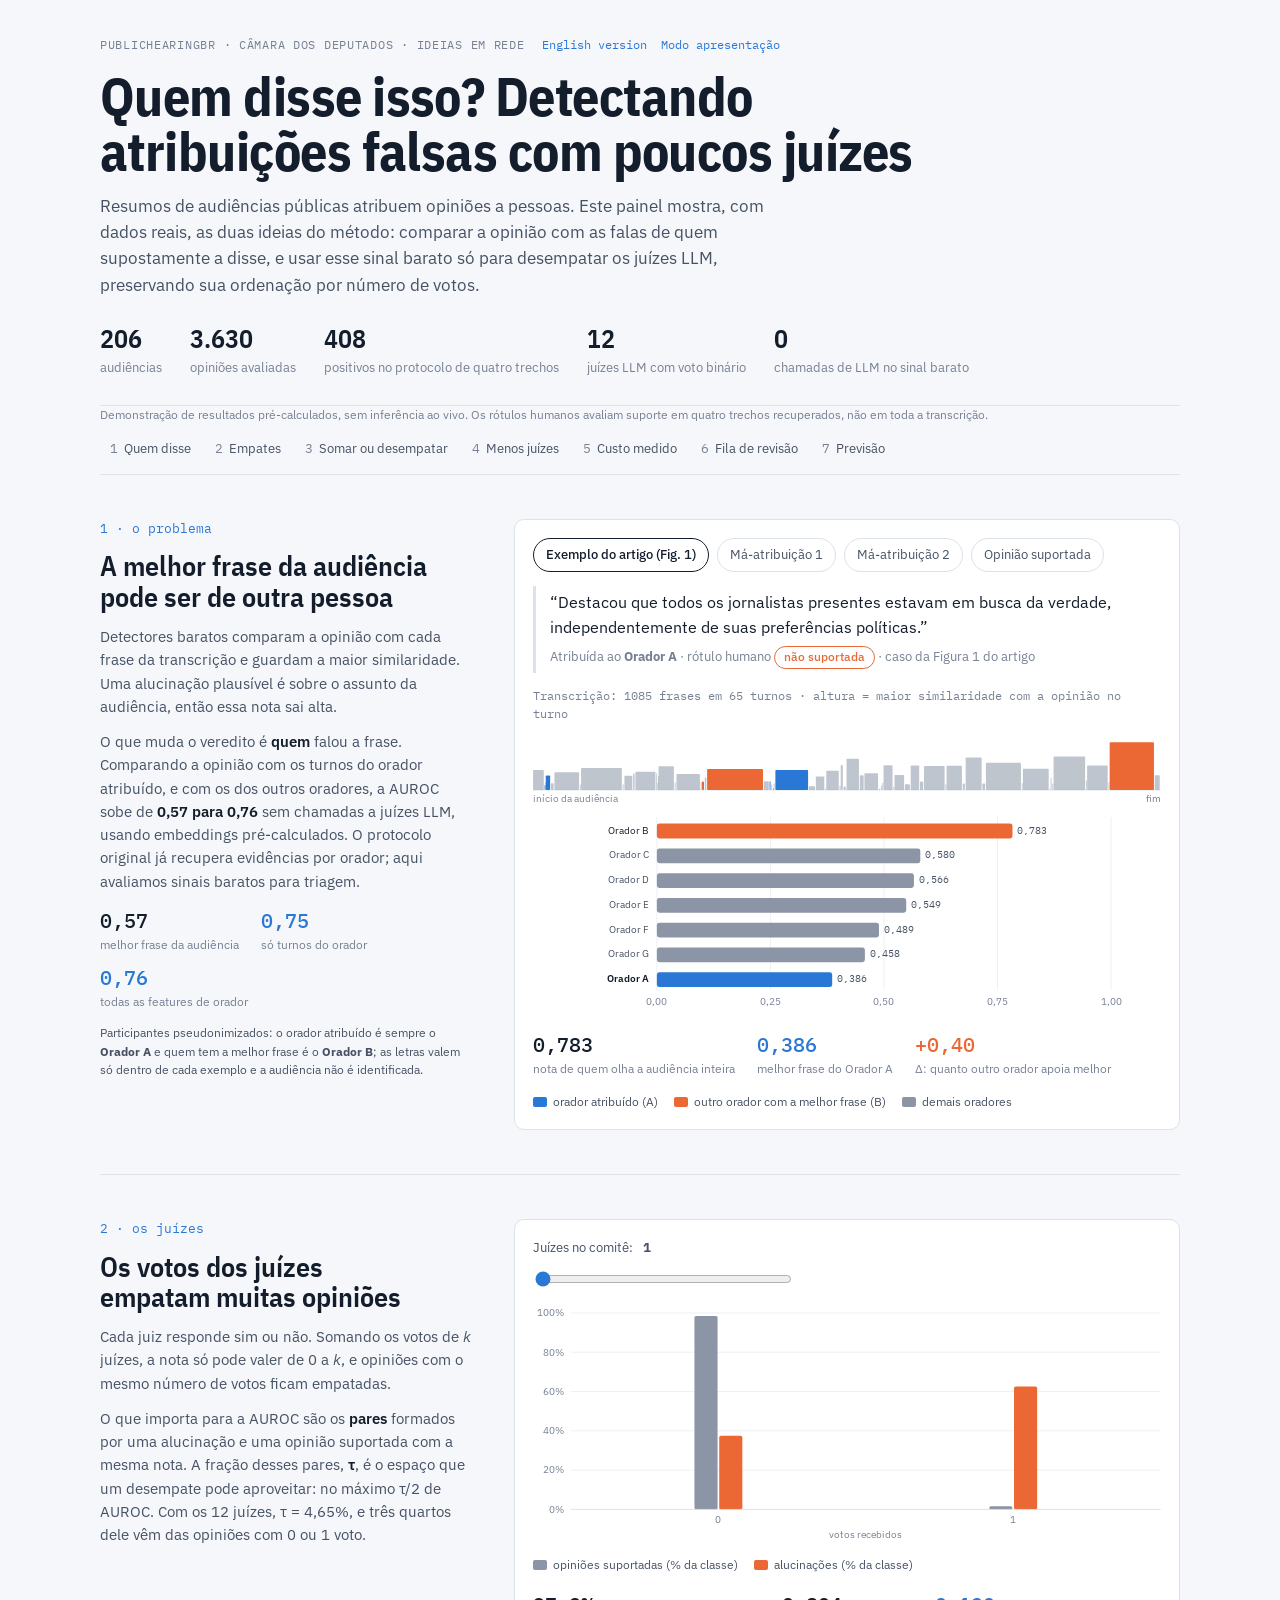
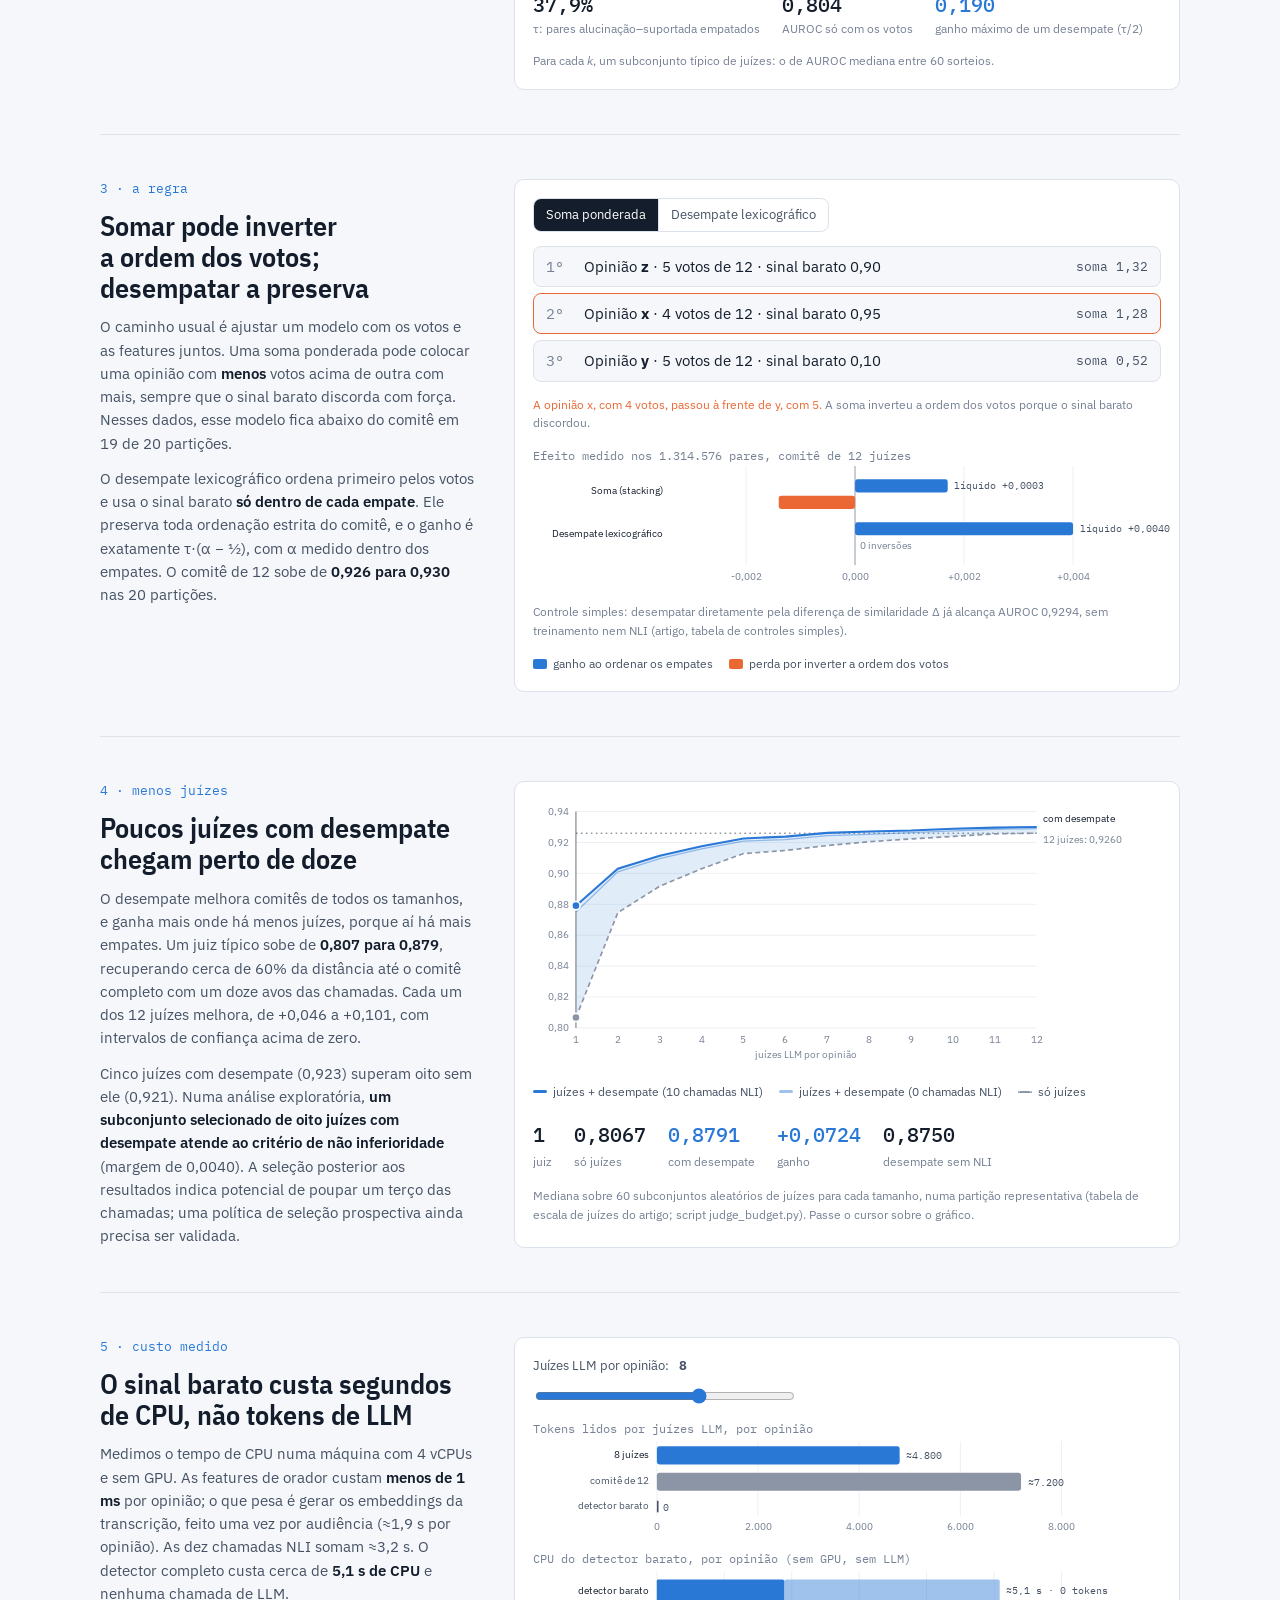
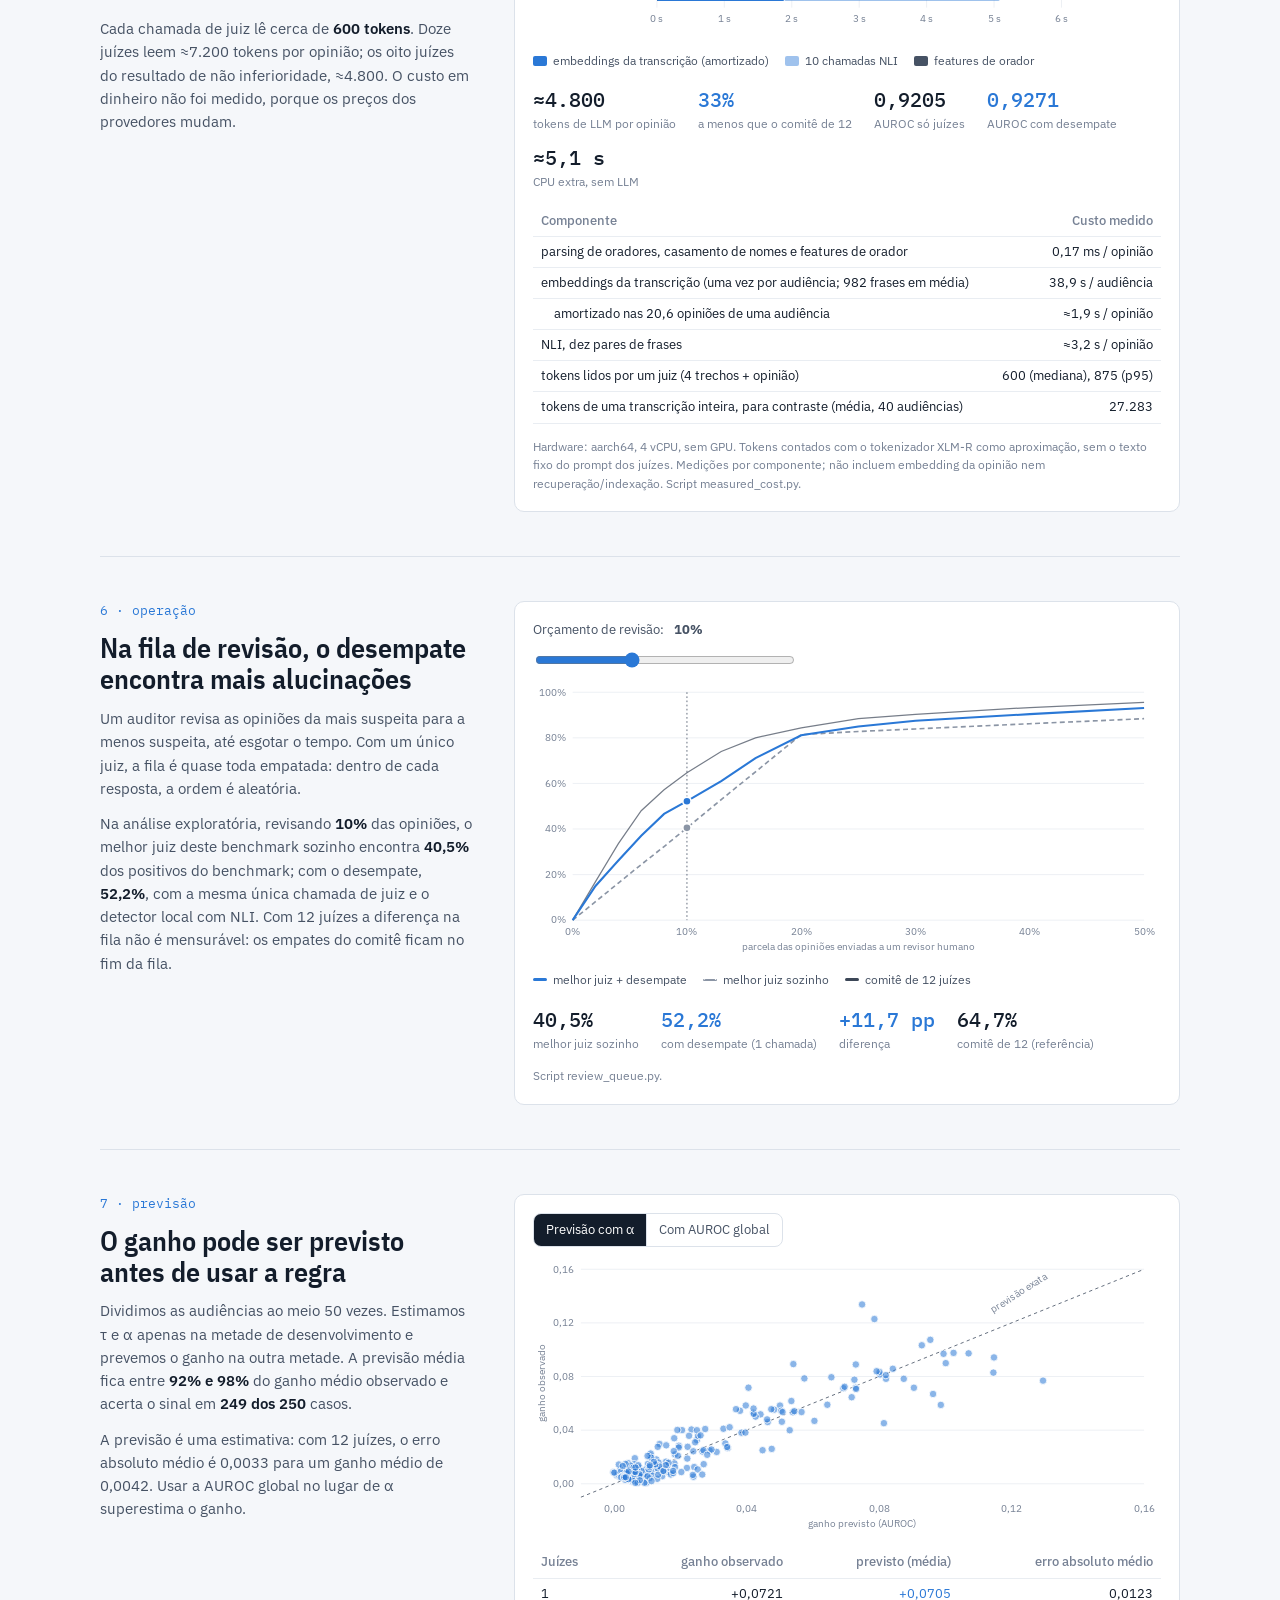
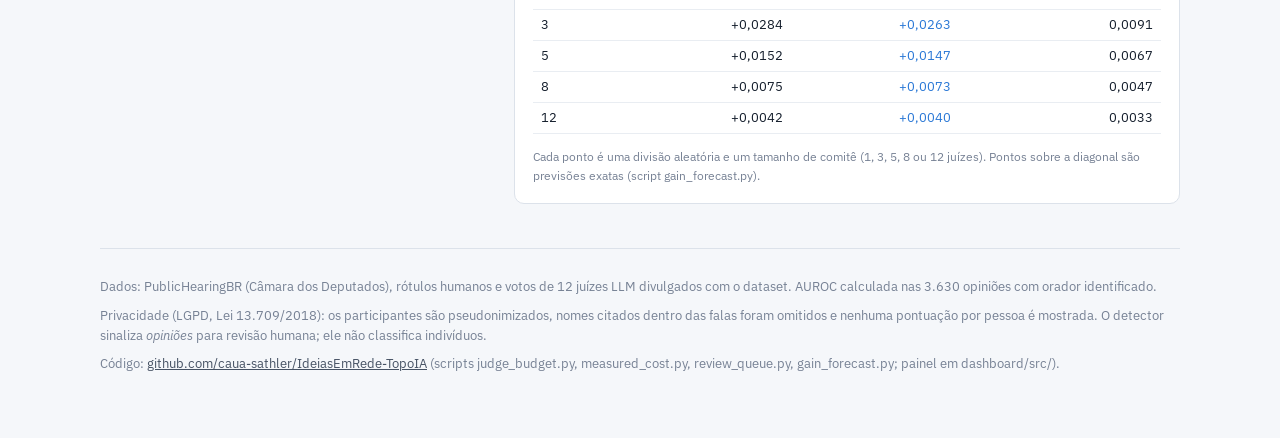
<file: dashboard/pt-br-dashboard.html>
<!DOCTYPE html>
<html lang="pt-BR">
<head>
<meta charset="utf-8">
<meta name="viewport" content="width=device-width, initial-scale=1">
<title>Quem disse isso? &#183; Painel</title>
<meta name="description" content="Painel interativo do artigo: verifica&#231;&#227;o condicionada ao orador e desempate lexicogr&#225;fico para detectar alucina&#231;&#245;es em resumos de audi&#234;ncias p&#250;blicas (PublicHearingBR).">
<link rel="alternate" hreflang="en" href="en-dashboard.html">
<link rel="preconnect" href="https://fonts.googleapis.com">
<link rel="preconnect" href="https://fonts.gstatic.com" crossorigin>
<link rel="stylesheet" href="https://fonts.googleapis.com/css2?family=IBM+Plex+Mono:wght@400;500&family=IBM+Plex+Sans+Condensed:wght@500;600;700&family=IBM+Plex+Sans:ital,wght@0,400;0,500;0,600;1,400&display=swap">
<style>
:root{
  --bg:#f5f7fa; --surface:#ffffff; --ink:#131d2b; --ink-2:#465264; --muted:#768194;
  --rule:#dce2ea; --grid:#e9edf2; --chip:#eef2f7;
  --method:#2a78d6; --method-soft:rgba(42,120,214,.14);
  --halluc:#eb6834; --base:#8b95a5; --ref:#3c4757;
  --sans:"IBM Plex Sans",system-ui,-apple-system,"Segoe UI",Roboto,sans-serif;
  --cond:"IBM Plex Sans Condensed","IBM Plex Sans",system-ui,sans-serif;
  --mono:"IBM Plex Mono",ui-monospace,SFMono-Regular,Menlo,monospace;
}
@media (prefers-color-scheme: dark){
  :root:not([data-theme="light"]){
    color-scheme:dark;
    --bg:#0f141b; --surface:#161d26; --ink:#eef2f7; --ink-2:#b3bdca; --muted:#8893a3;
    --rule:#2a3441; --grid:#212a35; --chip:#1f2833;
    --method:#3987e5; --method-soft:rgba(57,135,229,.20);
    --halluc:#d95926; --base:#6f7a8a; --ref:#c9d1dc;
  }
}
:root[data-theme="dark"]{
  color-scheme:dark;
  --bg:#0f141b; --surface:#161d26; --ink:#eef2f7; --ink-2:#b3bdca; --muted:#8893a3;
  --rule:#2a3441; --grid:#212a35; --chip:#1f2833;
  --method:#3987e5; --method-soft:rgba(57,135,229,.20);
  --halluc:#d95926; --base:#6f7a8a; --ref:#c9d1dc;
}
*{box-sizing:border-box}
body{background:var(--bg);color:var(--ink);font-family:var(--sans);font-size:15px;line-height:1.55;margin:0}
.wrap{max-width:1120px;margin:0 auto;padding-inline:20px;padding-block:28px 64px}
header.top{display:grid;gap:14px;padding-block:8px 26px;border-bottom:1px solid var(--rule)}
.eyebrow{font-family:var(--mono);font-size:12px;letter-spacing:.06em;text-transform:uppercase;color:var(--muted)}
h1{font-family:var(--cond);font-weight:700;font-size:clamp(34px,5vw,54px);line-height:1.02;margin:0;text-wrap:balance;letter-spacing:-.01em}
.lede{max-width:68ch;color:var(--ink-2);font-size:17px;margin:0}
.kpis{display:flex;flex-wrap:wrap;gap:10px 28px;margin-top:6px}
.kpi{display:grid;gap:0}
.kpi b{font-family:var(--cond);font-weight:600;font-size:26px;font-variant-numeric:tabular-nums}
.kpi span{font-size:13px;color:var(--muted)}
nav.steps{position:sticky;top:env(safe-area-inset-top,0px);z-index:5;background:var(--bg);border-bottom:1px solid var(--rule);display:flex;gap:4px;overflow-x:auto;padding-block:10px}
nav.steps a{flex:0 0 auto;font-size:13px;color:var(--ink-2);text-decoration:none;padding:5px 10px;border-radius:6px;white-space:nowrap}
nav.steps a:hover,nav.steps a:focus-visible{background:var(--chip);color:var(--ink);outline:none}
nav.steps a span{font-family:var(--mono);color:var(--muted);margin-right:6px}
section.step{display:grid;grid-template-columns:minmax(0,.9fr) minmax(0,1.6fr);gap:22px 40px;padding-block:44px;border-bottom:1px solid var(--rule);scroll-margin-top:60px}
@media (max-width:820px){section.step{grid-template-columns:minmax(0,1fr)}}
.txt{display:grid;gap:12px;align-content:start}
.num{font-family:var(--mono);font-size:13px;color:var(--method)}
h2{font-family:var(--cond);font-weight:600;font-size:28px;line-height:1.1;margin:0;text-wrap:balance}
.txt p{margin:0;color:var(--ink-2);max-width:60ch}
.txt p strong{color:var(--ink);font-weight:600}
.viz{background:var(--surface);border:1px solid var(--rule);border-radius:10px;padding:18px;display:grid;gap:14px;min-width:0}
.controls{display:flex;flex-wrap:wrap;gap:8px;align-items:center}
.seg{display:inline-flex;border:1px solid var(--rule);border-radius:8px;overflow:hidden}
.seg button,.chipbtn{font:inherit;font-size:13px;border:0;background:transparent;color:var(--ink-2);padding:6px 12px;cursor:pointer}
.seg button+button{border-left:1px solid var(--rule)}
.seg button[aria-pressed="true"]{background:var(--ink);color:var(--surface)}
.seg button:focus-visible,.chipbtn:focus-visible,input[type=range]:focus-visible{outline:2px solid var(--method);outline-offset:2px}
.chipbtn{border:1px solid var(--rule);border-radius:999px;background:var(--surface)}
.chipbtn[aria-pressed="true"]{border-color:var(--ink);color:var(--ink);font-weight:500}
label.sl{display:flex;align-items:center;gap:10px;font-size:13px;color:var(--ink-2);flex-wrap:wrap}
input[type=range]{accent-color:var(--method);width:min(260px,100%)}
.readout{display:flex;flex-wrap:wrap;gap:8px 22px}
.readout div{display:grid}
.readout b{font-family:var(--mono);font-weight:500;font-size:20px;font-variant-numeric:tabular-nums}
.readout span{font-size:12px;color:var(--muted)}
.m{color:var(--method)} .h{color:var(--halluc)}
.quote{border-left:3px solid var(--rule);padding:4px 0 4px 14px;display:grid;gap:6px}
.quote p{margin:0;font-size:16px;color:var(--ink)}
.quote small{color:var(--muted);font-size:13px}
.pill{display:inline-block;font-size:12px;font-weight:500;padding:1px 9px;border-radius:999px;border:1px solid currentColor}
.pill.bad{color:var(--halluc)} .pill.ok{color:var(--method)}
.marker{font-family:var(--mono);font-size:12px;color:var(--muted)}
svg{display:block;width:100%;height:auto;overflow:visible}
svg text{font-family:var(--sans);fill:var(--ink-2);font-size:12px}
svg .t-muted{fill:var(--muted)} svg .t-ink{fill:var(--ink)} svg .t-mono{font-family:var(--mono)}
.legend{display:flex;flex-wrap:wrap;gap:6px 16px;font-size:12px;color:var(--ink-2)}
.legend i{display:inline-block;width:14px;height:10px;border-radius:2px;margin-right:6px;vertical-align:-1px}
.legend i.line{height:3px;border-radius:2px;vertical-align:3px}
.legend i.dash{height:0;border-top:2px dashed var(--base);background:none;vertical-align:3px}
.note{font-size:12px;color:var(--muted);margin:0}
.rank{display:grid;gap:6px}
.rank .row{display:grid;grid-template-columns:28px 1fr auto;align-items:center;gap:10px;padding:8px 12px;border:1px solid var(--rule);border-radius:8px;background:var(--bg);transition:transform .35s ease}
.rank .row.flip{border-color:var(--halluc)}
.rank .pos{font-family:var(--mono);color:var(--muted)}
.rank .val{font-family:var(--mono);font-size:13px;color:var(--ink-2)}
.tip{position:fixed;pointer-events:none;z-index:20;background:var(--ink);color:var(--surface);font-size:12px;line-height:1.4;padding:7px 9px;border-radius:6px;max-width:320px;opacity:0;transition:opacity .1s}
.tip b{font-family:var(--mono);font-weight:500}
table.mae{border-collapse:collapse;font-size:13px;width:100%}
table.mae th,table.mae td{padding:5px 8px;text-align:right;border-bottom:1px solid var(--grid);font-variant-numeric:tabular-nums}
table.mae th:first-child,table.mae td:first-child{text-align:left}
table.mae th{font-weight:500;color:var(--muted)}
.tablewrap{overflow-x:auto}
footer{padding-block:28px 0;display:grid;gap:8px;font-size:13px;color:var(--muted)}
footer a{color:var(--ink-2)}
@media (prefers-reduced-motion:reduce){*{transition:none!important}}
.langsw{margin-left:10px;text-transform:none;letter-spacing:0;white-space:nowrap}
.langsw a{color:var(--method);text-decoration:none}
.langsw a:hover,.langsw a:focus-visible{text-decoration:underline}
.quote small span[lang]{font-style:italic}
/* ---------- presentation mode (#slides): horizontal deck, 1600px design canvas ---------- */
.dk-link{margin-left:14px;text-transform:none;letter-spacing:0;white-space:nowrap}
.dk-link a{color:var(--method);text-decoration:none}
.dk-link a:hover,.dk-link a:focus-visible{text-decoration:underline}
body.deck{overflow:hidden;height:100vh;height:100dvh;font-size:17px}
body.deck .wrap{max-width:none;margin:0;padding:0;display:flex;width:max-content;height:100vh;height:100dvh;transition:transform .75s cubic-bezier(.65,0,.35,1);will-change:transform}
body.deck.dk-jump .wrap{transition:none}
body.deck nav.steps{display:none}
.deck-slide{flex:0 0 100vw;width:100vw;height:100vh;height:100dvh;overflow:hidden;display:flex;justify-content:center;align-items:flex-start;position:relative}
.deck-in{width:1600px;flex:none}
body.deck section.step{grid-template-columns:minmax(0,.8fr) minmax(0,1.5fr);gap:28px 56px;padding:0;border:0;align-items:start}
body.deck .txt{gap:16px}
body.deck .num{font-size:15px}
body.deck h2{font-size:44px;line-height:1.06}
body.deck .txt p{font-size:19px;line-height:1.5;max-width:none}
body.deck .txt .note{font-size:14px}
body.deck .viz{padding:24px 26px;gap:16px}
body.deck .readout b{font-size:24px}
body.deck .readout span{font-size:13px}
body.deck .seg button,body.deck .chipbtn{font-size:15px;padding:7px 14px}
body.deck label.sl{font-size:15px}
body.deck .legend{font-size:13px}
body.deck header.top{border:0;padding:0;gap:26px}
body.deck header.top .eyebrow{font-size:15px}
body.deck h1{font-size:84px;line-height:1;max-width:24ch}
body.deck .lede{font-size:25px;max-width:56ch;line-height:1.45}
body.deck .kpis{gap:20px 64px;margin-top:26px}
body.deck .kpi b{font-size:56px;line-height:1.05}
body.deck .kpi span{font-size:17px}
body.deck footer{padding:0;gap:16px;font-size:19px;line-height:1.5;color:var(--ink-2);max-width:60ch}
body.deck footer .dk-end{font-family:var(--cond);font-weight:600;font-size:56px;line-height:1.05;color:var(--ink);margin-bottom:10px}
body.deck footer a{color:var(--method)}
/* entrance reveal: replayed by removing and re-adding .in */
body.deck .dk-rev{opacity:0;transform:translateY(18px)}
body.deck .deck-slide.in .dk-rev{opacity:1;transform:none;transition:opacity .6s ease,transform .7s cubic-bezier(.2,.7,.2,1);transition-delay:calc(var(--d,0) * 90ms + 180ms)}
/* heads-up display, progress bar, camera frame */
.dk-hud{position:fixed;top:14px;right:18px;z-index:30;display:flex;align-items:center;gap:10px;font-family:var(--mono);font-size:12px;color:var(--muted);pointer-events:none}
.dk-dots{display:flex;gap:5px}
.dk-dots i{width:7px;height:7px;border-radius:50%;border:1px solid var(--muted)}
.dk-dots i.on{background:var(--method);border-color:var(--method)}
.dk-prog{position:fixed;left:0;bottom:0;height:4px;background:var(--method);z-index:30;transition:width .6s ease}
.dk-hint{position:fixed;top:40px;right:18px;z-index:30;font-family:var(--mono);font-size:12px;color:var(--ink-2);background:var(--surface);border:1px solid var(--rule);border-radius:6px;padding:6px 10px;opacity:0;transition:opacity .5s;pointer-events:none}
.dk-hint.show{opacity:1}
body.dk-nohud .dk-hud,body.dk-nohud .dk-prog,body.dk-nohud .dk-hint{display:none}
.dk-cam{position:fixed;left:2vw;bottom:3vh;width:22vw;aspect-ratio:16/9;border:2px dashed var(--method);border-radius:12px;z-index:25;display:none;align-items:center;justify-content:center;font-family:var(--mono);font-size:13px;color:var(--method);background:var(--method-soft);pointer-events:none}
body.dk-cam1 .dk-cam{display:flex}
@media (prefers-reduced-motion:reduce){body.deck .dk-rev{opacity:1;transform:none}}

</style>
</head>
<body>
<div class="wrap">
<header class="top">
  <div class="eyebrow">PublicHearingBR &#183; C&#226;mara dos Deputados &#183; Ideias em Rede <span class="langsw"><a href="en-dashboard.html" hreflang="en" lang="en">English version</a></span></div>
  <h1>Quem disse isso? Detectando atribui&#231;&#245;es falsas com poucos ju&#237;zes</h1>
  <p class="lede">Resumos de audi&#234;ncias p&#250;blicas atribuem opini&#245;es a pessoas. Este painel mostra, com dados reais, as duas ideias do m&#233;todo: comparar a opini&#227;o com as falas de quem supostamente a disse, e usar esse sinal barato s&#243; para desempatar os ju&#237;zes LLM, preservando sua ordena&#231;&#227;o por n&#250;mero de votos.</p>
  <div class="kpis">
    <div class="kpi"><b>206</b><span>audi&#234;ncias</span></div>
    <div class="kpi"><b>3.630</b><span>opini&#245;es avaliadas</span></div>
    <div class="kpi"><b>408</b><span>positivos no protocolo de quatro trechos</span></div>
    <div class="kpi"><b>12</b><span>ju&#237;zes LLM com voto bin&#225;rio</span></div>
    <div class="kpi"><b>0</b><span>chamadas de LLM no sinal barato</span></div>
  </div>
</header>

<p class="note">Demonstra&#231;&#227;o de resultados pr&#233;-calculados, sem infer&#234;ncia ao vivo. Os r&#243;tulos humanos avaliam suporte em quatro trechos recuperados, n&#227;o em toda a transcri&#231;&#227;o.</p>
<nav class="steps" aria-label="Etapas">
  <a href="#quem"><span>1</span>Quem disse</a>
  <a href="#empates"><span>2</span>Empates</a>
  <a href="#regra"><span>3</span>Somar ou desempatar</a>
  <a href="#juizes"><span>4</span>Menos ju&#237;zes</a>
  <a href="#custo"><span>5</span>Custo medido</a>
  <a href="#fila"><span>6</span>Fila de revis&#227;o</a>
  <a href="#previsao"><span>7</span>Previs&#227;o</a>
</nav>

<section class="step" id="quem">
  <div class="txt">
    <div class="num">1 &#183; o problema</div>
    <h2>A melhor frase da audi&#234;ncia pode ser de outra pessoa</h2>
    <p>Detectores baratos comparam a opini&#227;o com cada frase da transcri&#231;&#227;o e guardam a maior similaridade. Uma alucina&#231;&#227;o plaus&#237;vel &#233; sobre o assunto da audi&#234;ncia, ent&#227;o essa nota sai alta.</p>
    <p>O que muda o veredito &#233; <strong>quem</strong> falou a frase. Comparando a opini&#227;o com os turnos do orador atribu&#237;do, e com os dos outros oradores, a AUROC sobe de <strong>0,57 para 0,76</strong> sem chamadas a ju&#237;zes LLM, usando embeddings pr&#233;-calculados. O protocolo original j&#225; recupera evid&#234;ncias por orador; aqui avaliamos sinais baratos para triagem.</p>
    <div class="readout" aria-live="polite">
      <div><b>0,57</b><span>melhor frase da audi&#234;ncia</span></div>
      <div><b class="m">0,75</b><span>s&#243; turnos do orador</span></div>
      <div><b class="m">0,76</b><span>todas as features de orador</span></div>
    </div>
    <p class="note">Participantes pseudonimizados: o orador atribu&#237;do &#233; sempre o <b>Orador A</b> e quem tem a melhor frase &#233; o <b>Orador B</b>; as letras valem s&#243; dentro de cada exemplo e a audi&#234;ncia n&#227;o &#233; identificada.</p>
  </div>
  <div class="viz">
    <div class="controls" id="ex-btns" role="group" aria-label="Escolher exemplo"></div>
    <div class="quote">
      <p id="ex-op"></p>
      <small id="ex-meta"></small>
    </div>
    <div>
      <div class="marker" id="ex-strip-lbl"></div>
      <svg id="ex-strip" viewBox="0 0 760 96" role="img" aria-label="Turnos da audi&#234;ncia e similaridade com a opini&#227;o"></svg>
    </div>
    <svg id="ex-bars" viewBox="0 0 760 240" role="img" aria-label="Melhor similaridade por orador"></svg>
    <div class="readout" id="ex-read"></div>
    <div class="legend"><span><i style="background:var(--method)"></i>orador atribu&#237;do (A)</span><span><i style="background:var(--halluc)"></i>outro orador com a melhor frase (B)</span><span><i style="background:var(--base)"></i>demais oradores</span></div>
  </div>
</section>

<section class="step" id="empates">
  <div class="txt">
    <div class="num">2 &#183; os ju&#237;zes</div>
    <h2>Os votos dos ju&#237;zes empatam muitas opini&#245;es</h2>
    <p>Cada juiz responde sim ou n&#227;o. Somando os votos de <em>k</em> ju&#237;zes, a nota s&#243; pode valer de 0 a <em>k</em>, e opini&#245;es com o mesmo n&#250;mero de votos ficam empatadas.</p>
    <p>O que importa para a AUROC s&#227;o os <strong>pares</strong> formados por uma alucina&#231;&#227;o e uma opini&#227;o suportada com a mesma nota. A fra&#231;&#227;o desses pares, <strong>&#964;</strong>, &#233; o espa&#231;o que um desempate pode aproveitar: no m&#225;ximo &#964;/2 de AUROC. Com os 12 ju&#237;zes, &#964; = 4,65%, e tr&#234;s quartos dele v&#234;m das opini&#245;es com 0 ou 1 voto.</p>
  </div>
  <div class="viz">
    <div class="controls">
      <label class="sl" for="k-emp">Ju&#237;zes no comit&#234;: <b id="k-emp-v" class="t-mono">1</b>
        <input type="range" id="k-emp" min="1" max="12" step="1" value="1"></label>
    </div>
    <svg id="emp-chart" viewBox="0 0 760 290" role="img" aria-label="Distribui&#231;&#227;o dos votos por classe"></svg>
    <div class="legend"><span><i style="background:var(--base)"></i>opini&#245;es suportadas (% da classe)</span><span><i style="background:var(--halluc)"></i>alucina&#231;&#245;es (% da classe)</span></div>
    <div class="readout" id="emp-read"></div>
    <p class="note">Para cada <em>k</em>, um subconjunto t&#237;pico de ju&#237;zes: o de AUROC mediana entre 60 sorteios.</p>
  </div>
</section>

<section class="step" id="regra">
  <div class="txt">
    <div class="num">3 &#183; a regra</div>
    <h2>Somar pode inverter a ordem dos votos; desempatar a preserva</h2>
    <p>O caminho usual &#233; ajustar um modelo com os votos e as features juntos. Uma soma ponderada pode colocar uma opini&#227;o com <strong>menos</strong> votos acima de outra com mais, sempre que o sinal barato discorda com for&#231;a. Nesses dados, esse modelo fica abaixo do comit&#234; em 19 de 20 parti&#231;&#245;es.</p>
    <p>O desempate lexicogr&#225;fico ordena primeiro pelos votos e usa o sinal barato <strong>s&#243; dentro de cada empate</strong>. Ele preserva toda ordena&#231;&#227;o estrita do comit&#234;, e o ganho &#233; exatamente &#964;&#183;(&#945; &#8722; &#189;), com &#945; medido dentro dos empates. O comit&#234; de 12 sobe de <strong>0,926 para 0,930</strong> nas 20 parti&#231;&#245;es.</p>
  </div>
  <div class="viz">
    <div class="controls">
      <div class="seg" role="group" aria-label="Regra de combina&#231;&#227;o">
        <button type="button" id="r-soma" aria-pressed="true">Soma ponderada</button>
        <button type="button" id="r-lex" aria-pressed="false">Desempate lexicogr&#225;fico</button>
      </div>
    </div>
    <div class="rank" id="rank"></div>
    <p class="note" id="rank-note"></p>
    <div>
      <div class="marker">Efeito medido nos 1.314.576 pares, comit&#234; de 12 ju&#237;zes</div>
      <svg id="dec-chart" viewBox="0 0 760 150" role="img" aria-label="Ganho nos empates e perda por invers&#245;es"></svg>
    </div>
    <p class="note">Controle simples: desempatar diretamente pela diferen&#231;a de similaridade &#916; j&#225; alcan&#231;a AUROC 0,9294, sem treinamento nem NLI (artigo, tabela de controles simples).</p>
    <div class="legend"><span><i style="background:var(--method)"></i>ganho ao ordenar os empates</span><span><i style="background:var(--halluc)"></i>perda por inverter a ordem dos votos</span></div>
  </div>
</section>

<section class="step" id="juizes">
  <div class="txt">
    <div class="num">4 &#183; menos ju&#237;zes</div>
    <h2>Poucos ju&#237;zes com desempate chegam perto de doze</h2>
    <p>O desempate melhora comit&#234;s de todos os tamanhos, e ganha mais onde h&#225; menos ju&#237;zes, porque a&#237; h&#225; mais empates. Um juiz t&#237;pico sobe de <strong>0,807 para 0,879</strong>, recuperando cerca de 60% da dist&#226;ncia at&#233; o comit&#234; completo com um doze avos das chamadas. Cada um dos 12 ju&#237;zes melhora, de +0,046 a +0,101, com intervalos de confian&#231;a acima de zero.</p>
    <p>Cinco ju&#237;zes com desempate (0,923) superam oito sem ele (0,921). Numa an&#225;lise explorat&#243;ria, <strong>um subconjunto selecionado de oito ju&#237;zes com desempate atende ao crit&#233;rio de n&#227;o inferioridade</strong> (margem de 0,0040). A sele&#231;&#227;o posterior aos resultados indica potencial de poupar um ter&#231;o das chamadas; uma pol&#237;tica de sele&#231;&#227;o prospectiva ainda precisa ser validada.</p>
  </div>
  <div class="viz">
    <svg id="lad-chart" viewBox="0 0 760 320" role="img" aria-label="AUROC por n&#250;mero de ju&#237;zes"></svg>
    <div class="legend"><span><i class="line" style="background:var(--method)"></i>ju&#237;zes + desempate (10 chamadas NLI)</span><span><i class="line" style="background:var(--method);opacity:.45"></i>ju&#237;zes + desempate (0 chamadas NLI)</span><span><i class="dash"></i>s&#243; ju&#237;zes</span></div>
    <div class="readout" id="lad-read"></div>
    <p class="note">Mediana sobre 60 subconjuntos aleat&#243;rios de ju&#237;zes para cada tamanho, numa parti&#231;&#227;o representativa (tabela de escala de ju&#237;zes do artigo; script judge_budget.py). Passe o cursor sobre o gr&#225;fico.</p>
  </div>
</section>

<section class="step" id="custo">
  <div class="txt">
    <div class="num">5 &#183; custo medido</div>
    <h2>O sinal barato custa segundos de CPU, n&#227;o tokens de LLM</h2>
    <p>Medimos o tempo de CPU numa m&#225;quina com 4 vCPUs e sem GPU. As features de orador custam <strong>menos de 1 ms</strong> por opini&#227;o; o que pesa &#233; gerar os embeddings da transcri&#231;&#227;o, feito uma vez por audi&#234;ncia (&#8776;1,9 s por opini&#227;o). As dez chamadas NLI somam &#8776;3,2 s. O detector completo custa cerca de <strong>5,1 s de CPU</strong> e nenhuma chamada de LLM.</p>
    <p>Cada chamada de juiz l&#234; cerca de <strong>600 tokens</strong>. Doze ju&#237;zes leem &#8776;7.200 tokens por opini&#227;o; os oito ju&#237;zes do resultado de n&#227;o inferioridade, &#8776;4.800. O custo em dinheiro n&#227;o foi medido, porque os pre&#231;os dos provedores mudam.</p>
  </div>
  <div class="viz">
    <div class="controls">
      <label class="sl" for="kc">Ju&#237;zes LLM por opini&#227;o: <b id="kc-v" class="t-mono">8</b>
        <input type="range" id="kc" min="1" max="12" step="1" value="8"></label>
    </div>
    <div>
      <div class="marker">Tokens lidos por ju&#237;zes LLM, por opini&#227;o</div>
      <svg id="tok-chart" viewBox="0 0 760 118" role="img" aria-label="Tokens lidos por ju&#237;zes LLM por opini&#227;o"></svg>
    </div>
    <div>
      <div class="marker">CPU do detector barato, por opini&#227;o (sem GPU, sem LLM)</div>
      <svg id="cpu-chart" viewBox="0 0 760 84" role="img" aria-label="Tempo de CPU do detector barato por opini&#227;o"></svg>
    </div>
    <div class="legend"><span><i style="background:var(--method)"></i>embeddings da transcri&#231;&#227;o (amortizado)</span><span><i style="background:var(--method);opacity:.45"></i>10 chamadas NLI</span><span><i style="background:var(--ink-2)"></i>features de orador</span></div>
    <div class="readout" id="kc-read"></div>
    <div class="tablewrap"><table class="mae" id="cost-table"></table></div>
    <p class="note" id="cost-note"></p>
  </div>
</section>

<section class="step" id="fila">
  <div class="txt">
    <div class="num">6 &#183; opera&#231;&#227;o</div>
    <h2>Na fila de revis&#227;o, o desempate encontra mais alucina&#231;&#245;es</h2>
    <p>Um auditor revisa as opini&#245;es da mais suspeita para a menos suspeita, at&#233; esgotar o tempo. Com um &#250;nico juiz, a fila &#233; quase toda empatada: dentro de cada resposta, a ordem &#233; aleat&#243;ria.</p>
    <p>Na an&#225;lise explorat&#243;ria, revisando <strong>10%</strong> das opini&#245;es, o melhor juiz deste benchmark sozinho encontra <strong>40,5%</strong> dos positivos do benchmark; com o desempate, <strong>52,2%</strong>, com a mesma &#250;nica chamada de juiz e o detector local com NLI. Com 12 ju&#237;zes a diferen&#231;a na fila n&#227;o &#233; mensur&#225;vel: os empates do comit&#234; ficam no fim da fila.</p>
  </div>
  <div class="viz">
    <div class="controls">
      <label class="sl" for="bud">Or&#231;amento de revis&#227;o: <b id="bud-v" class="t-mono">10%</b>
        <input type="range" id="bud" min="0" max="11" step="1" value="4"></label>
    </div>
    <svg id="q-chart" viewBox="0 0 760 330" role="img" aria-label="Alucina&#231;&#245;es encontradas por or&#231;amento de revis&#227;o"></svg>
    <div class="legend"><span><i class="line" style="background:var(--method)"></i>melhor juiz + desempate</span><span><i class="dash"></i>melhor juiz sozinho</span><span><i class="line" style="background:var(--ref)"></i>comit&#234; de 12 ju&#237;zes</span></div>
    <div class="readout" id="q-read"></div>
    <p class="note">Script review_queue.py.</p>
  </div>
</section>

<section class="step" id="previsao">
  <div class="txt">
    <div class="num">7 &#183; previs&#227;o</div>
    <h2>O ganho pode ser previsto antes de usar a regra</h2>
    <p>Dividimos as audi&#234;ncias ao meio 50 vezes. Estimamos &#964; e &#945; apenas na metade de desenvolvimento e prevemos o ganho na outra metade. A previs&#227;o m&#233;dia fica entre <strong>92% e 98%</strong> do ganho m&#233;dio observado e acerta o sinal em <strong>249 dos 250</strong> casos.</p>
    <p>A previs&#227;o &#233; uma estimativa: com 12 ju&#237;zes, o erro absoluto m&#233;dio &#233; 0,0033 para um ganho m&#233;dio de 0,0042. Usar a AUROC global no lugar de &#945; superestima o ganho.</p>
  </div>
  <div class="viz">
    <div class="controls">
      <div class="seg" role="group" aria-label="Quantidade usada na previs&#227;o">
        <button type="button" id="p-alpha" aria-pressed="true">Previs&#227;o com &#945;</button>
        <button type="button" id="p-glob" aria-pressed="false">Com AUROC global</button>
      </div>
    </div>
    <svg id="p-chart" viewBox="0 0 760 330" role="img" aria-label="Ganho previsto contra ganho observado"></svg>
    <div class="tablewrap"><table class="mae" id="p-table"></table></div>
    <p class="note">Cada ponto &#233; uma divis&#227;o aleat&#243;ria e um tamanho de comit&#234; (1, 3, 5, 8 ou 12 ju&#237;zes). Pontos sobre a diagonal s&#227;o previs&#245;es exatas (script gain_forecast.py).</p>
  </div>
</section>

<footer>
  <div>Dados: PublicHearingBR (C&#226;mara dos Deputados), r&#243;tulos humanos e votos de 12 ju&#237;zes LLM divulgados com o dataset. AUROC calculada nas 3.630 opini&#245;es com orador identificado.</div>
  <div>Privacidade (LGPD, Lei 13.709/2018): os participantes s&#227;o pseudonimizados, nomes citados dentro das falas foram omitidos e nenhuma pontua&#231;&#227;o por pessoa &#233; mostrada. O detector sinaliza <em>opini&#245;es</em> para revis&#227;o humana; ele n&#227;o classifica indiv&#237;duos.</div>
  <div>C&#243;digo: <a href="https://github.com/caua-sathler/IdeiasEmRede-TopoIA" target="_blank" rel="noopener">github.com/caua-sathler/IdeiasEmRede-TopoIA</a> (scripts <span class="t-mono">judge_budget.py</span>, <span class="t-mono">measured_cost.py</span>, <span class="t-mono">review_queue.py</span>, <span class="t-mono">gain_forecast.py</span>; painel em <span class="t-mono">dashboard/src/</span>).</div>
</footer>
</div>
<div class="tip" id="tip" role="tooltip"></div>

<script>
const D = {"exemplos":[{"tipo":"figura","opiniao":"Destacou que todos os jornalistas presentes estavam em busca da verdade, independentemente de suas prefer\u00eancias pol\u00edticas.","opiniao_en":"Stressed that all the journalists present were seeking the truth, regardless of their political preferences.","orador":"A","melhor_outro":"B","rotulo":"n\u00e3o suportada","cos_s":0.386,"best_other":0.783,"delta":0.397,"turnos":[["*",20,0.385],["A",1,0.171],["*",1,0.207],["A",9,0.309],["*",6,0.198],["F",44,0.353],["*",2,0.179],["H",72,0.416],["*",3,0.185],["H",15,0.305],["*",4,0.338],["C",36,0.362],["*",2,0.343],["C",1,0.205],["*",1,0.305],["C",28,0.441],["*",3,0.212],["I",42,0.331],["*",2,0.214],["B",5,0.221],["*",4,0.28],["B",98,0.401],["*",10,0.227],["A",3,0.225],["*",3,0.181],["A",1,0.12],["*",3,0.196],["A",58,0.386],["*",12,0.154],["J",16,0.295],["*",2,0.126],["G",23,0.376],["*",2,0.166],["G",5,0.458],["*",5,0.152],["E",23,0.549],["*",8,0.312],["K",25,0.341],["*",4,0.12],["L",2,0.169],["*",2,0.204],["L",17,0.456],["*",2,0.152],["M",18,0.317],["*",10,0.183],["N",16,0.451],["*",7,0.222],["O",37,0.445],["*",2,0.185],["P",28,0.446],["*",5,0.194],["D",29,0.566],["*",6,0.194],["F",62,0.489],["*",2,0.202],["H",46,0.406],["*",2,0.113],["H",3,0.276],["*",2,0.194],["C",56,0.58],["*",2,0.239],["I",37,0.451],["*",2,0.209],["B",78,0.783],["*",10,0.311]],"oradores":[{"id":"B","cos":0.783,"n_frases":181,"frase":"Inicialmente, cumpre ressaltar que todos os que est\u00e3o aqui s\u00e3o jornalistas e est\u00e3o em busca da verdade.","frase_en":"To begin with, it should be noted that everyone here is a journalist and is seeking the truth."},{"id":"C","cos":0.58,"n_frases":121,"frase":"Acho que a obriga\u00e7\u00e3o principal dos jornalistas \u00e9 evitar ser politizado, ou seja, \u00e9 n\u00e3o ficar do lado de um partido ou de outro, de esquerda ou de direita.","frase_en":"I think the main duty of journalists is to avoid being politicised, that is, not to take the side of one party or another, left or right."},{"id":"D","cos":0.566,"n_frases":29,"frase":"Quero tamb\u00e9m prestar minha solidariedade a todos aqueles jornalistas que v\u00eam sendo perseguidos.","frase_en":"I also want to express my solidarity with all those journalists who have been persecuted."},{"id":"E","cos":0.549,"n_frases":23,"frase":"H\u00e1 uma turma a\u00ed entende muito bem de mentira e ignora o fato de hoje haver jornalistas cerceados do seu direito, assim como Senadores e Deputados.","frase_en":"There is a crowd out there that understands lying very well and ignores the fact that journalists today are restricted in their rights, as are Senators and Deputies."},{"id":"F","cos":0.489,"n_frases":106,"frase":"Prestei aten\u00e7\u00e3o detidamente em todas as falas.","frase_en":"I paid close attention to every speech."},{"id":"G","cos":0.458,"n_frases":28,"frase":"Valorizem quem voc\u00eas s\u00e3o e busquem a verdade de voc\u00eas.","frase_en":"Value who you are and seek your own truth."},{"id":"A","cos":0.386,"n_frases":72,"frase":"Eu quero falar sobre o trabalho executado pelo jornalista [nome omitido].","frase_en":"I want to talk about the work carried out by the journalist [name withheld]."}]},{"tipo":"ma","opiniao":"A educa\u00e7\u00e3o continuada dos profissionais de sa\u00fade \u00e9 vital para o sucesso da triagem neonatal.","opiniao_en":"Continuing education of health professionals is vital to the success of newborn screening.","orador":"A","melhor_outro":"B","rotulo":"n\u00e3o suportada","cos_s":0.559,"best_other":0.9,"delta":0.341,"turnos":[["*",13,0.473],["B",132,0.9],["*",6,0.46],["B",1,0.084],["G",1,0.111],["*",1,0.114],["G",14,0.533],["B",4,0.222],["*",5,0.543],["H",87,0.545],["*",12,0.365],["A",31,0.554],["*",12,0.494],["E",69,0.652],["*",8,0.624],["I",65,0.591],["*",15,0.428],["C",93,0.696],["*",1,0.138],["C",32,0.471],["*",15,0.616],["D",94,0.67],["*",16,0.501],["F",100,0.624],["*",17,0.597],["B",21,0.754],["*",2,0.134],["H",29,0.338],["*",5,0.219],["A",4,0.559],["*",2,0.255],["E",13,0.543],["*",2,0.231],["I",14,0.334],["*",2,0.187],["C",19,0.718],["*",2,0.202],["D",9,0.653],["*",2,0.406],["F",33,0.468],["*",6,0.175]],"oradores":[{"id":"B","cos":0.9,"n_frases":158,"frase":"H\u00e1 necessidade de promover um aprimoramento daqueles que trabalham com triagem neonatal, e os profissionais precisam, sim, ter uma educa\u00e7\u00e3o continuada.","frase_en":"There is a need to improve the training of those who work in newborn screening, and professionals do need continuing education."},{"id":"C","cos":0.718,"n_frases":144,"frase":"A triagem neonatal tem extrema import\u00e2ncia na vida dessas pessoas.","frase_en":"Newborn screening is extremely important in these people's lives."},{"id":"D","cos":0.67,"n_frases":103,"frase":"\u00c9 fundamental que os profissionais da sa\u00fade entendam a import\u00e2ncia do Teste do Pezinho, saibam do tempo e da forma como se d\u00e1 a coleta. E isso envolve todos estes profissionais inseridos no contexto: m\u00e9dicos, enfermeiros, nutricionistas.","frase_en":"It is essential that health professionals understand the importance of the heel-prick test and know when and how the sample is collected. And this involves all the professionals in this context: doctors, nurses, nutritionists."},{"id":"E","cos":0.652,"n_frases":82,"frase":"E a triagem neonatal \u00e9 o primeiro passo para garantir o m\u00ednimo de qualidade de vida e de inclus\u00e3o a essas pessoas.","frase_en":"And newborn screening is the first step to guarantee a minimum of quality of life and inclusion for these people."},{"id":"F","cos":0.624,"n_frases":133,"frase":"Triagem neonatal n\u00e3o pode ser adiada. Eu ouvi a fala de v\u00e1rios de voc\u00eas, o que \u00e9 muito importante para mim.","frase_en":"Newborn screening cannot be postponed. I heard several of you speak, which is very important to me."},{"id":"*","cos":0.624,"n_frases":144,"frase":"E a triagem neonatal, realmente, passa a ser esse primeiro passo para garantirmos qualidade de vida ao cidad\u00e3o.","frase_en":"And newborn screening really becomes this first step for us to guarantee quality of life for citizens."},{"id":"A","cos":0.559,"n_frases":35,"frase":"Quero enfatizar a import\u00e2ncia desta audi\u00eancia p\u00fablica no fortalecimento da triagem neonatal como pol\u00edtica p\u00fablica de sa\u00fade, e dizer que o Estado de Pernambuco est\u00e1 aqui para partilhar, para trocar experi\u00eancias e para construir junto com voc\u00eas, tra\u00e7ando uma\u2026","frase_en":"I want to stress the importance of this public hearing in strengthening newborn screening as a public health policy, and to say that the State of Pernambuco is here to share, to exchange experiences and to build together with you, charting a\u2026"}]},{"tipo":"ma","opiniao":"Apoiou a necessidade de revis\u00e3o das pol\u00edticas de pens\u00e3o por morte.","opiniao_en":"Supported the need to review survivor's pension policies.","orador":"A","melhor_outro":"B","rotulo":"n\u00e3o suportada","cos_s":0.344,"best_other":0.734,"delta":0.39,"turnos":[["*",64,0.532],["C",91,0.628],["*",9,0.246],["E",87,0.599],["*",29,0.4],["G",142,0.576],["*",7,0.375],["F",61,0.589],["*",4,0.236],["G",18,0.452],["*",7,0.242],["H",9,0.574],["*",10,0.477],["I",1,0.173],["F",1,0.138],["*",2,0.159],["I",38,0.531],["*",5,0.379],["J",195,0.417],["*",28,0.395],["D",32,0.613],["*",1,0.159],["B",50,0.734],["*",2,0.251],["B",2,0.29],["*",8,0.4],["A",9,0.344],["*",8,0.3]],"oradores":[{"id":"B","cos":0.734,"n_frases":52,"frase":"Ele pede que a quest\u00e3o da pens\u00e3o por morte seja revisto, Presidente [nome omitido].","frase_en":"He asks that the question of the survivor's pension be reviewed, Chair [name withheld]."},{"id":"C","cos":0.628,"n_frases":91,"frase":"N\u00f3s defendemos uma nova revis\u00e3o na forma de financiamento das Institui\u00e7\u00f5es de Longa Perman\u00eancia para Idosos \u2014 ILPIs filantr\u00f3picas.","frase_en":"We advocate a new review of how philanthropic long-term care institutions for older people (ILPIs) are funded."},{"id":"D","cos":0.613,"n_frases":32,"frase":"N\u00f3s temos refletido muito sobre os avan\u00e7os conquistados a partir do Estatuto do Idoso, que \u00e9 uma lei federal e que, portanto, deve ser cumprida.","frase_en":"We have reflected a great deal on the progress achieved since the Statute of Older Persons, which is a federal law and must therefore be complied with."},{"id":"E","cos":0.599,"n_frases":87,"frase":"Ele foi indispens\u00e1vel para que essa proposta de uma pol\u00edtica de Estado pudesse se tornar lei.","frase_en":"He was indispensable for this proposal of a State policy to become law."},{"id":"F","cos":0.589,"n_frases":62,"frase":"N\u00f3s temos uma PEC na CCJ tornando o cuidado um direito constitucional, o que \u00e9 muito importante, mas queremos trabalhar um texto, aprovar a Pol\u00edtica Nacional de Cuidados, porque, al\u00e9m da pessoa com defici\u00eancia e da crian\u00e7a, n\u00f3s sabemos que o p\u00fablico idoso est\u00e1\u2026","frase_en":"We have a constitutional amendment (PEC) in the Constitution and Justice Committee making care a constitutional right, which is very important, but we want to work on a text and pass the National Care Policy because, besides people with disabilities and children, we know that the older public is\u2026"},{"id":"G","cos":0.576,"n_frases":160,"frase":"Vamos seguir na constru\u00e7\u00e3o de pol\u00edticas p\u00fablicas cada vez mais efetivas para as pessoas idosas.","frase_en":"Let us keep building ever more effective public policies for older people."},{"id":"A","cos":0.344,"n_frases":9,"frase":"E, atrav\u00e9s dessa Comiss\u00e3o do Idoso da C\u00e2mara Municipal de S\u00e3o Paulo, conseguimos levantar bandeiras, fazer pedidos de audi\u00eancia p\u00fablica.","frase_en":"And, through this Committee on Older Persons of the S\u00e3o Paulo City Council, we managed to raise causes and request public hearings."}]},{"tipo":"suportada","opiniao":"Defendeu que jornalistas devem evitar a politiza\u00e7\u00e3o e sempre lutar pela liberdade de express\u00e3o e contra a censura.","opiniao_en":"Argued that journalists should avoid politicisation and always fight for freedom of expression and against censorship.","orador":"A","melhor_outro":"B","rotulo":"suportada","cos_s":0.788,"best_other":0.597,"delta":-0.191,"turnos":[["*",20,0.29],["H",1,0.198],["*",1,0.28],["H",9,0.282],["*",6,0.186],["I",44,0.476],["*",2,0.182],["F",72,0.55],["*",3,0.179],["F",15,0.384],["*",4,0.42],["A",36,0.528],["*",2,0.184],["A",1,0.171],["*",1,0.258],["A",28,0.497],["*",3,0.185],["E",42,0.554],["*",2,0.185],["C",5,0.205],["*",4,0.232],["C",98,0.535],["*",10,0.222],["H",3,0.14],["*",3,0.2],["H",1,0.111],["*",3,0.168],["H",58,0.451],["*",12,0.164],["J",16,0.44],["*",2,0.131],["K",23,0.487],["*",2,0.161],["K",5,0.369],["*",5,0.132],["L",23,0.519],["*",8,0.226],["M",25,0.544],["*",4,0.166],["G",2,0.255],["*",2,0.243],["G",17,0.548],["*",2,0.174],["N",18,0.391],["*",10,0.159],["O",16,0.473],["*",7,0.181],["P",37,0.497],["*",2,0.194],["D",28,0.571],["*",5,0.179],["B",29,0.597],["*",6,0.166],["I",62,0.531],["*",2,0.194],["F",46,0.509],["*",2,0.131],["F",3,0.452],["*",2,0.171],["A",56,0.788],["*",2,0.192],["E",37,0.509],["*",2,0.173],["C",78,0.576],["*",10,0.39]],"oradores":[{"id":"A","cos":0.788,"n_frases":121,"frase":"Mas os jornalistas t\u00eam como obriga\u00e7\u00e3o defender alguns valores democr\u00e1ticos, principalmente a liberdade de express\u00e3o e a imprensa livre, e ser contra a censura.","frase_en":"But journalists have a duty to defend certain democratic values, above all freedom of expression and a free press, and to oppose censorship."},{"id":"B","cos":0.597,"n_frases":29,"frase":"Quero tamb\u00e9m prestar minha solidariedade a todos aqueles jornalistas que v\u00eam sendo perseguidos.","frase_en":"I also want to express my solidarity with all those journalists who have been persecuted."},{"id":"C","cos":0.576,"n_frases":181,"frase":"N\u00e3o importa se eu concordo ou se eu discordo da pessoa que tem algo a dizer sobre qualquer assunto, eu quero sempre poder defender a liberdade dessa pessoa de falar sobre aquilo que bem entender.","frase_en":"It does not matter whether I agree or disagree with the person who has something to say on any subject; I always want to be able to defend that person's freedom to speak about whatever they please."},{"id":"D","cos":0.571,"n_frases":28,"frase":"Eu vou encerrar, Presidente, dizendo novamente o seguinte: n\u00e3o podemos admitir que, no nosso Pa\u00eds, volte a censura e que matem a nossa democracia em nome de sua defesa.","frase_en":"I will close, Chair, by saying again: we cannot allow censorship to return to our country and our democracy to be killed in the name of defending it."},{"id":"E","cos":0.554,"n_frases":79,"frase":"A ideia de defender a democracia com censura \u00e9 a forma de desinforma\u00e7\u00e3o mais grave do mundo. \u00c9 horr\u00edvel a ideia de proteger a democracia com censura.","frase_en":"The idea of defending democracy with censorship is the most serious form of disinformation in the world. The idea of protecting democracy with censorship is horrible."},{"id":"F","cos":0.55,"n_frases":136,"frase":"Empres\u00e1rios, jornalistas, jornais, ve\u00edculos de m\u00eddia, influenciadores digitais, artistas e at\u00e9 mesmo religiosos foram censurados e perseguidos pelo TSE durante o per\u00edodo eleitoral.","frase_en":"Business people, journalists, newspapers, media outlets, digital influencers, artists and even religious figures were censored and persecuted by the TSE during the election period."},{"id":"G","cos":0.548,"n_frases":19,"frase":"Agora, a Esquerda est\u00e1 aqui, unida, junto com uma parcela da imprensa, o cons\u00f3rcio da censura, dizendo que \u00e9 uma afronta \u00e0 soberania nacional, quando, na verdade, Sr. Presidente, \u00e9 o contr\u00e1rio.","frase_en":"Now the Left is here, united, together with part of the press, the censorship consortium, saying that it is an affront to national sovereignty when, in fact, Mr. Chair, it is the opposite."}]}],"comite":[{"k":1,"juizes":["p1_gpt4omini"],"pos":[153,255],"neg":[3170,52],"tau":0.379,"auc":0.8044,"auc_lex":0.8764},{"k":2,"juizes":["p3_deepseek","p1_sabia"],"pos":[77,137,194],"neg":[2839,346,37],"tau":0.2078,"auc":0.8698,"auc_lex":0.9003},{"k":3,"juizes":["p1_gpt4o","p2_gpt4o","p2_gpt4omini"],"pos":[54,35,62,257],"neg":[2639,322,160,101],"tau":0.1443,"auc":0.8922,"auc_lex":0.9175},{"k":4,"juizes":["p3_deepseek","p3_sabia","p2_gpt4o","p1_gpt4omini"],"pos":[51,40,50,64,203],"neg":[2665,308,165,63,21],"tau":0.1253,"auc":0.9039,"auc_lex":0.9214},{"k":5,"juizes":["p2_gpt4o","p3_sabia","p1_gpt4omini","p1_sabia","p3_gpt4o"],"pos":[40,32,58,59,40,179],"neg":[2486,340,291,63,25,17],"tau":0.1027,"auc":0.9096,"auc_lex":0.9237},{"k":6,"juizes":["p1_sabia","p1_gpt4omini","p3_gpt4omini","p3_sabia","p2_gpt4omini","p2_deepseek"],"pos":[27,37,43,56,35,33,177],"neg":[2025,781,266,80,42,13,15],"tau":0.0791,"auc":0.9151,"auc_lex":0.9235},{"k":7,"juizes":["p1_sabia","p2_sabia","p1_gpt4o","p1_gpt4omini","p3_gpt4omini","p2_deepseek","p2_gpt4omini"],"pos":[25,37,35,46,31,33,32,169],"neg":[2019,755,271,81,44,27,14,11],"tau":0.0732,"auc":0.9177,"auc_lex":0.926},{"k":8,"juizes":["p3_deepseek","p1_deepseek","p1_gpt4o","p2_gpt4omini","p2_deepseek","p2_sabia","p1_gpt4omini","p3_gpt4omini"],"pos":[24,26,30,27,41,22,29,44,165],"neg":[1994,682,266,121,65,44,26,13,11],"tau":0.0636,"auc":0.9207,"auc_lex":0.9275},{"k":9,"juizes":["p3_gpt4o","p2_gpt4o","p1_gpt4omini","p2_deepseek","p1_deepseek","p3_gpt4omini","p3_sabia","p2_sabia","p3_deepseek"],"pos":[20,20,20,26,26,44,24,28,33,167],"neg":[1892,638,248,184,107,69,36,25,12,11],"tau":0.0532,"auc":0.9233,"auc_lex":0.9282},{"k":10,"juizes":["p3_gpt4omini","p3_deepseek","p2_gpt4omini","p3_gpt4o","p1_deepseek","p3_sabia","p1_gpt4o","p2_sabia","p2_deepseek","p1_sabia"],"pos":[19,19,16,28,32,34,30,17,24,29,160],"neg":[1884,603,296,173,105,57,38,27,16,12,11],"tau":0.0504,"auc":0.9246,"auc_lex":0.9288},{"k":11,"juizes":["p3_gpt4o","p2_gpt4o","p3_gpt4omini","p1_sabia","p2_deepseek","p3_sabia","p2_gpt4omini","p1_gpt4omini","p2_sabia","p3_deepseek","p1_deepseek"],"pos":[19,18,14,19,21,25,39,26,18,21,30,158],"neg":[1879,580,258,182,103,83,52,33,20,14,8,10],"tau":0.0478,"auc":0.9256,"auc_lex":0.9297},{"k":12,"juizes":["p1_gpt4omini","p1_gpt4o","p1_deepseek","p1_sabia","p2_gpt4omini","p2_gpt4o","p2_deepseek","p2_sabia","p3_gpt4omini","p3_gpt4o","p3_deepseek","p3_sabia"],"pos":[19,18,12,19,16,26,29,25,19,17,24,27,157],"neg":[1878,575,262,165,104,79,53,35,25,17,13,7,9],"tau":0.0465,"auc":0.926,"auc_lex":0.9301}],"totais":{"n":3630,"pos":408,"neg":3222},"escada":[{"k":1,"so":0.8067,"lex0":0.875,"lex":0.8791},{"k":2,"so":0.8746,"lex0":0.901,"lex":0.903},{"k":3,"so":0.8917,"lex0":0.9096,"lex":0.9114},{"k":4,"so":0.903,"lex0":0.9158,"lex":0.9176},{"k":5,"so":0.9128,"lex0":0.9209,"lex":0.9226},{"k":6,"so":0.9148,"lex0":0.9219,"lex":0.9238},{"k":7,"so":0.918,"lex0":0.9245,"lex":0.9262},{"k":8,"so":0.9205,"lex0":0.9253,"lex":0.9271},{"k":9,"so":0.9223,"lex0":0.9264,"lex":0.9277},{"k":10,"so":0.9239,"lex0":0.9275,"lex":0.9289},{"k":11,"so":0.9256,"lex0":0.9285,"lex":0.9296},{"k":12,"so":0.926,"lex0":0.9289,"lex":0.93}],"fila":{"budget":[2,4,6,8,10,13,16,20,25,30,40,50],"curvas":[{"id":"cos","nome":"Similaridade global (0 chamadas)","y":[2.9,6.6,10.3,12.3,13.7,17.6,22.5,28.2,34.1,38.5,46.8,57.4]},{"id":"fam","nome":"Features de orador (0 chamadas)","y":[10.8,19.1,26.5,33.6,38.0,45.1,50.7,56.1,61.5,65.9,73.8,81.1]},{"id":"juiz","nome":"Melhor juiz sozinho (1 chamada)","y":[8.1,16.3,24.4,32.3,40.5,52.9,65.1,81.4,82.8,83.9,86.2,88.4]},{"id":"lex","nome":"Melhor juiz + desempate (1 chamada)","y":[15.0,26.2,37.0,46.6,52.2,61.0,71.1,81.1,85.0,87.5,90.4,93.1]},{"id":"comite","nome":"Comit\u00ea de 12 ju\u00edzes","y":[16.9,33.6,48.0,57.2,64.7,74.0,80.0,84.4,88.4,90.3,93.3,95.6]}]},"mecanismo":{"pares":1314576,"separados":0.954,"empatados":0.046,"comite":{"auc":0.926,"sep":0.9027,"emp":0.0232,"inv":0.0},"stacking":{"auc":0.9262,"sep":0.9013,"emp":0.0249,"inv":1.33},"lex":{"auc":0.93,"sep":0.9027,"emp":0.0272,"inv":0.0}},"previsao":[{"k":1,"obs":0.0976078808143761,"pred":0.10248653347979583,"glob":0.1407608545999962},{"k":3,"obs":0.015211084212455872,"pred":0.018248089428267653,"glob":0.033949061444428226},{"k":5,"obs":0.010088049201362748,"pred":0.013371065044614277,"glob":0.027236972633966752},{"k":8,"obs":0.007030346318430913,"pred":0.007934526571779342,"glob":0.01974505248653225},{"k":12,"obs":0.0032852528649174317,"pred":0.0034863161357401736,"glob":0.009963838347650869},{"k":1,"obs":0.04607135611396118,"pred":0.04639057848270198,"glob":0.0718526990106667},{"k":3,"obs":0.027554125728197598,"pred":0.022222436094856784,"glob":0.0427759908248205},{"k":5,"obs":0.00946004695243896,"pred":0.01125397803100298,"glob":0.026310547942243055},{"k":8,"obs":0.009804944497579848,"pred":0.005772957088594602,"glob":0.02371177498105617},{"k":12,"obs":0.00411558415210278,"pred":0.003447092187660405,"glob":0.01456696365394832},{"k":1,"obs":0.07828569267997587,"pred":0.08210437173948965,"glob":0.10806221145236877},{"k":3,"obs":0.04084272282718293,"pred":0.027519592568987082,"glob":0.04681048776657265},{"k":5,"obs":0.01905311050615044,"pred":0.006277588933739352,"glob":0.023823504927134954},{"k":8,"obs":0.007139796329905246,"pred":0.0026629960106696877,"glob":0.01558711014674798},{"k":12,"obs":0.00684204224642071,"pred":0.0011861766163869393,"glob":0.012382560994181283},{"k":1,"obs":0.08152612283546135,"pred":0.08032432921083833,"glob":0.10457959816921936},{"k":3,"obs":0.012457815269321326,"pred":0.02419604393464738,"glob":0.037979577995780694},{"k":5,"obs":0.005657002732734284,"pred":0.014516235583726512,"glob":0.026670541694386065},{"k":8,"obs":0.003608126444936688,"pred":0.007367641485488983,"glob":0.015434940693649845},{"k":12,"obs":0.0028217572047877226,"pred":0.006173311683570402,"glob":0.01324637548323812},{"k":1,"obs":0.05833446748022808,"pred":0.05009511731135067,"glob":0.07079345310436758},{"k":3,"obs":0.014766592569069537,"pred":0.010219367171201973,"glob":0.026720233988067384},{"k":5,"obs":0.006393564094421489,"pred":0.008139346095288862,"glob":0.02195912615505044},{"k":8,"obs":0.00805546734413043,"pred":0.007241781772398521,"glob":0.016647391585112564},{"k":12,"obs":0.004745270607449115,"pred":0.0029622686014845042,"glob":0.01131752260168328},{"k":1,"obs":0.08575011855142634,"pred":0.08416138732720811,"glob":0.11961230803813479},{"k":3,"obs":0.026656912172111746,"pred":0.034325116185087906,"glob":0.055547980198373835},{"k":5,"obs":0.010711745326577926,"pred":0.025242770375476918,"glob":0.03571175257161968},{"k":8,"obs":0.004682781341253439,"pred":0.008627708509146235,"glob":0.016812825310614045},{"k":12,"obs":0.0034988269648338344,"pred":0.0047142619424007225,"glob":0.01228456899816666},{"k":1,"obs":0.05352294264783641,"pred":0.05660412746244208,"glob":0.07874752894070222},{"k":3,"obs":0.021916274040318262,"pred":0.018417910261139214,"glob":0.041250385964171826},{"k":5,"obs":0.013192839446025562,"pred":0.016050027195488672,"glob":0.029673876877290645},{"k":8,"obs":0.013584970679278219,"pred":0.013342982000962785,"glob":0.027388248134816703},{"k":12,"obs":0.004610512681880619,"pred":0.004893625002344437,"glob":0.01464165752678834},{"k":1,"obs":0.053003707565751346,"pred":0.04205553635211429,"glob":0.07391708309610898},{"k":3,"obs":0.0325787857722164,"pred":0.024983677074931834,"glob":0.049125579583770784},{"k":5,"obs":0.010576700266481276,"pred":0.009516905429452958,"glob":0.022941404541078462},{"k":8,"obs":0.009138570269957125,"pred":0.0062619221364468534,"glob":0.018044448758980335},{"k":12,"obs":0.004902386745452403,"pred":0.003741470471508493,"glob":0.012173243446736329},{"k":1,"obs":0.07160256109206475,"pred":0.09051998354800816,"glob":0.11403405277759555},{"k":3,"obs":0.011820786173859954,"pred":0.022001580101375044,"glob":0.039156097681626346},{"k":5,"obs":0.030063088025798823,"pred":0.0336037851417209,"glob":0.058512090082392866},{"k":8,"obs":0.004200128367695233,"pred":0.005326184410258231,"glob":0.015468041529065488},{"k":12,"obs":0.002847571189279696,"pred":0.0047181116900870835,"glob":0.013144519722211844},{"k":1,"obs":0.05442417605897121,"pred":0.03801838184096923,"glob":0.06304440874229039},{"k":3,"obs":0.018129707280594043,"pred":0.012776772037320704,"glob":0.0292918254764925},{"k":5,"obs":0.02831379199829065,"pred":0.01956830524996518,"glob":0.032924167736655005},{"k":8,"obs":0.00876188504887565,"pred":0.00468736944715221,"glob":0.015516742531104482},{"k":12,"obs":0.004892567170557083,"pred":0.0034619133825372524,"glob":0.01010300119489762},{"k":1,"obs":0.05527663294617213,"pred":0.04832229501970281,"glob":0.06975931964958618},{"k":3,"obs":0.008851629823904084,"pred":0.016348276598775097,"glob":0.028374869558482934},{"k":5,"obs":0.006854939428000417,"pred":0.026622513412144513,"glob":0.035691921799728556},{"k":8,"obs":0.002446296990133656,"pred":0.008189716564591939,"glob":0.014241362428676286},{"k":12,"obs":0.00149244411140248,"pred":0.006894495086170059,"glob":0.012105827511057482},{"k":1,"obs":0.10330534688466642,"pred":0.09290587580061263,"glob":0.12121274908451182},{"k":3,"obs":0.03808219178082184,"pred":0.03846896281106806,"glob":0.05650263617664759},{"k":5,"obs":0.010555310060391787,"pred":0.014077175261385789,"glob":0.01982905772327243},{"k":8,"obs":0.006394167034909359,"pred":0.008643768512189565,"glob":0.012992540356958345},{"k":12,"obs":0.002863455589924846,"pred":0.005385939596465912,"glob":0.009058302421919798},{"k":1,"obs":0.051784853825488364,"pred":0.04421936060354139,"glob":0.07191859779638594},{"k":3,"obs":0.019678607497178202,"pred":0.011025149443228537,"glob":0.030682112501683033},{"k":5,"obs":0.01213390364165634,"pred":0.007592338100812679,"glob":0.022338352345847152},{"k":8,"obs":0.010364891714027324,"pred":0.006475401955627944,"glob":0.01873736112069693},{"k":12,"obs":0.006651946903239003,"pred":0.0016598519423378193,"glob":0.012534248084235174},{"k":1,"obs":0.08898218829516535,"pred":0.07298393773803612,"glob":0.09875081265805491},{"k":3,"obs":0.061733107152954436,"pred":0.05352707401887731,"glob":0.07879313966311759},{"k":5,"obs":0.03570398642917727,"pred":0.025333664513992393,"glob":0.06402906187882204},{"k":8,"obs":0.003819621147865493,"pred":0.006499420433846667,"glob":0.01798007327817659},{"k":12,"obs":0.0017302798982188339,"pred":0.005424739195231,"glob":0.014897417841051433},{"k":1,"obs":0.10736802360296438,"pred":0.09547082501347028,"glob":0.13549139544802813},{"k":3,"obs":0.02706116164986594,"pred":0.01954771639567684,"glob":0.04811957183842458},{"k":5,"obs":0.009898961516396798,"pred":0.005646413742829067,"glob":0.023150216619087373},{"k":8,"obs":0.00643930080901034,"pred":0.004362777724953254,"glob":0.01585274256001137},{"k":12,"obs":0.004820694742018183,"pred":0.0023042058888783222,"glob":0.01302423045756254},{"k":1,"obs":0.07156196701317752,"pred":0.07296054648158688,"glob":0.10169254526282505},{"k":3,"obs":0.01581372894652422,"pred":0.013448935207484925,"glob":0.034917648982459984},{"k":5,"obs":0.006506210834897552,"pred":0.00608223496956693,"glob":0.023300234988873847},{"k":8,"obs":0.004041568605031465,"pred":0.005918757571776797,"glob":0.019293450514266605},{"k":12,"obs":0.0036588503206257394,"pred":0.003924917166586386,"glob":0.016463992070287606},{"k":1,"obs":0.0829012269560393,"pred":0.11451096314312895,"glob":0.15547714381324226},{"k":3,"obs":0.02742154263518093,"pred":0.034143177083960446,"glob":0.0586192585572453},{"k":5,"obs":0.012301929835378256,"pred":0.013791224669179173,"glob":0.030496460474209845},{"k":8,"obs":0.0031167149639311775,"pred":0.007727179684772006,"glob":0.020758937123576186},{"k":12,"obs":0.0018496824711757842,"pred":0.005906009560390601,"glob":0.017802919372071818},{"k":1,"obs":0.09424192665571984,"pred":0.11469338190649667,"glob":0.14145165598368883},{"k":3,"obs":0.04689186019235281,"pred":0.06048691634457329,"glob":0.08948607461019424},{"k":5,"obs":0.02372976776917668,"pred":0.030978719623261805,"glob":0.047495169901065955},{"k":8,"obs":0.0060020329971068875,"pred":0.011616094303019535,"glob":0.022027556744598536},{"k":12,"obs":0.003324732191727242,"pred":0.006504065040650404,"glob":0.014451210789956202},{"k":1,"obs":0.08927230466654745,"pred":0.054128103697069226,"glob":0.09684885814404952},{"k":3,"obs":0.02112164014541984,"pred":0.01084894511618649,"glob":0.03870714463208727},{"k":5,"obs":0.015343584242207498,"pred":0.00428235557545903,"glob":0.027816753561492866},{"k":8,"obs":0.01119107217355031,"pred":0.001965467482708861,"glob":0.020176205663392375},{"k":12,"obs":0.0061758746051612246,"pred":0.0009096506941334502,"glob":0.016055745397204137},{"k":1,"obs":0.05009543650562731,"pred":0.042733107073593964,"glob":0.0639324594254694},{"k":3,"obs":0.038174602250904965,"pred":0.03964542717158315,"glob":0.058866811627680156},{"k":5,"obs":0.011539670162125648,"pred":0.013132208839440645,"glob":0.02455451820522494},{"k":8,"obs":0.006869682615425754,"pred":0.009245496070225581,"glob":0.016371753916696336},{"k":12,"obs":0.0024964793240301875,"pred":0.005251926610186791,"glob":0.012058482881008508},{"k":1,"obs":0.1337439643431968,"pred":0.07487073175115785,"glob":0.12115913372423019},{"k":3,"obs":0.014497957162312725,"pred":0.012787520745831357,"glob":0.028300085455072604},{"k":5,"obs":0.009508480871610714,"pred":0.008341771469314141,"glob":0.018003155577230767},{"k":8,"obs":0.005116379844001484,"pred":0.006709067051725272,"glob":0.015442016004661739},{"k":12,"obs":0.0037978209731335255,"pred":0.005775879113965762,"glob":0.01198126771019759},{"k":1,"obs":0.06696736453201968,"pred":0.09630427457398671,"glob":0.11786951069707083},{"k":3,"obs":0.005292487684729008,"pred":0.023987315875613743,"glob":0.035922898244034385},{"k":5,"obs":0.006611761083743839,"pred":0.023787246076826807,"glob":0.032814168012871896},{"k":8,"obs":0.000775862068965516,"pred":0.009792890151150476,"glob":0.0165656357576813},{"k":12,"obs":0.0007419950738916103,"pred":0.009174629344372772,"glob":0.014717880158124055},{"k":1,"obs":0.08332201937552985,"pred":0.08013857025714732,"glob":0.10455281134404382},{"k":3,"obs":0.024818297837676417,"pred":0.02886112569907036,"glob":0.042118820064109004},{"k":5,"obs":0.012867741341805239,"pred":0.013909235253108766,"glob":0.03002526325808989},{"k":8,"obs":0.006942244508204909,"pred":0.017143155483076433,"glob":0.028356233202426705},{"k":12,"obs":0.003407764090402998,"pred":0.004334927259828445,"glob":0.011929418239468387},{"k":1,"obs":0.07761849412372457,"pred":0.0725534477566998,"glob":0.0975370333649136},{"k":3,"obs":0.016464948371186283,"pred":0.015689551339957846,"glob":0.031413894825488446},{"k":5,"obs":0.014437003007324534,"pred":0.012425474254742544,"glob":0.025513146936347406},{"k":8,"obs":0.007547523723424487,"pred":0.004043962661848843,"glob":0.013846641353495738},{"k":12,"obs":0.005985436923057974,"pred":0.00296898524540801,"glob":0.01205206581424441},{"k":1,"obs":0.07826736589224503,"pred":0.08746253619652891,"glob":0.11158718248404388},{"k":3,"obs":0.05881405091846603,"pred":0.09864623397689758,"glob":0.11868239116894254},{"k":5,"obs":0.008745202589868994,"pred":0.020309658532876276,"glob":0.027646751386278937},{"k":8,"obs":0.0036694694284123974,"pred":0.013030750416616506,"glob":0.018807048040459108},{"k":12,"obs":0.0018955263234992081,"pred":0.0074563265513024396,"glob":0.012274729632817703},{"k":1,"obs":0.07945600246571116,"pred":0.06560683390743446,"glob":0.09499868976798999},{"k":3,"obs":0.020842965017722204,"pred":0.019287994373207815,"glob":0.03663330070570458},{"k":5,"obs":0.006732932655262647,"pred":0.013311030556607572,"glob":0.023905622937399028},{"k":8,"obs":0.003901987979657906,"pred":0.007301003324376155,"glob":0.014526605414999961},{"k":12,"obs":0.0021621205116351128,"pred":0.006923779809674954,"glob":0.012517572140036124},{"k":1,"obs":0.08997257499418165,"pred":0.10013469382943102,"glob":0.13732209845652968},{"k":3,"obs":0.024064499084784807,"pred":0.026695609629577222,"glob":0.04688956816555181},{"k":5,"obs":0.00693016058724738,"pred":0.007585001532621251,"glob":0.018768087559719145},{"k":8,"obs":0.012424596959346834,"pred":0.01841503383556153,"glob":0.027499384232023666},{"k":12,"obs":0.002994106139804553,"pred":0.0033938718728631725,"glob":0.011054697971080189},{"k":1,"obs":0.07858204340080677,"pred":0.0574502987343296,"glob":0.09771696526455866},{"k":3,"obs":0.007962660414685963,"pred":0.017874396135265706,"glob":0.033033380964815166},{"k":5,"obs":0.010599445567462618,"pred":0.010471503604376417,"glob":0.02803157821791053},{"k":8,"obs":0.0022860342689767776,"pred":0.007119960269086641,"glob":0.016239790823209994},{"k":12,"obs":0.0018645178559890674,"pred":0.005581892335244633,"glob":0.013559719082041588},{"k":1,"obs":0.09725803371054764,"pred":0.10703445065176909,"glob":0.14489090150120157},{"k":3,"obs":0.02435181206130932,"pred":0.018036933581626318,"glob":0.036549794274003095},{"k":5,"obs":0.04102355202215546,"pred":0.033021415270018624,"glob":0.06285432596777045},{"k":8,"obs":0.005625387957790218,"pred":0.007777777777777779,"glob":0.017119295069858407},{"k":12,"obs":0.0031409659552117386,"pred":0.005291744258224707,"glob":0.012271807129060333},{"k":1,"obs":0.07692950715914926,"pred":0.12949763021414926,"glob":0.14772360595004952},{"k":3,"obs":0.009416162122786287,"pred":0.015032941264051214,"glob":0.034152363355838725},{"k":5,"obs":0.025030153214153472,"pred":0.04483672051415667,"glob":0.06896227397516155},{"k":8,"obs":0.009553493593188356,"pred":0.014857688776396441,"glob":0.027816565807552242},{"k":12,"obs":0.00505290247077228,"pred":0.0033018809399736966,"glob":0.01295047354300999},{"k":1,"obs":0.08392584585006868,"pred":0.07925882349220204,"glob":0.1052905312623537},{"k":3,"obs":0.0399920314756711,"pred":0.020523574119232196,"glob":0.04295532480769218},{"k":5,"obs":0.040453444189568866,"pred":0.02336379134208171,"glob":0.04377440714925191},{"k":8,"obs":0.010335644791309662,"pred":0.004473816549800265,"glob":0.016325312565344856},{"k":12,"obs":0.007013473251245794,"pred":0.001201873657775964,"glob":0.010952096636925224},{"k":1,"obs":0.052163419343514095,"pred":0.04217443931126702,"glob":0.07157682657674246},{"k":3,"obs":0.029632555145983175,"pred":0.013739171213647917,"glob":0.04039601883258021},{"k":5,"obs":0.011792756421508455,"pred":0.004250714525624694,"glob":0.020064164665550555},{"k":8,"obs":0.008988648996547832,"pred":0.0030482201816257604,"glob":0.015924179219237874},{"k":12,"obs":0.005441460417763722,"pred":0.0018964238863856712,"glob":0.013455580097785311},{"k":1,"obs":0.053298646160246155,"pred":0.054011869076815926,"glob":0.07284488588561067},{"k":3,"obs":0.07132435259786729,"pred":0.06922972113725134,"glob":0.10434738643537872},{"k":5,"obs":0.018801120756633094,"pred":0.02211372513398129,"glob":0.03214204659450562},{"k":8,"obs":0.004190602039630287,"pred":0.010762406515880948,"glob":0.018425177925603182},{"k":12,"obs":0.001991300677225749,"pred":0.006138916643957973,"glob":0.012267963164642294},{"k":1,"obs":0.04625842260473578,"pred":0.05066039559306744,"glob":0.08019013950190527},{"k":3,"obs":0.03992879531404803,"pred":0.02501449648862831,"glob":0.048676593138353215},{"k":5,"obs":0.015651705378300296,"pred":0.016456736035049286,"glob":0.03733133961411215},{"k":8,"obs":0.005236064680969377,"pred":0.006317247600025771,"glob":0.01819077412658565},{"k":12,"obs":0.0031257061083075355,"pred":0.00546517621287288,"glob":0.015170112151799043},{"k":1,"obs":0.08102656836834055,"pred":0.08204703954814442,"glob":0.1091534597274815},{"k":3,"obs":0.040113367645013165,"pred":0.019109816433660665,"glob":0.0427551113853948},{"k":5,"obs":0.014647377938517114,"pred":0.006099565606372545,"glob":0.02170829796360662},{"k":8,"obs":0.013546738072054532,"pred":0.0049825919179071485,"glob":0.02249047442182702},{"k":12,"obs":0.006932466267909332,"pred":0.002545190949953111,"glob":0.013533741625766085},{"k":1,"obs":0.05413834893778813,"pred":0.05441760547548271,"glob":0.08142718347588805},{"k":3,"obs":0.013920738082790818,"pred":0.015649589089001572,"glob":0.03234139593434573},{"k":5,"obs":0.02554239342236586,"pred":0.029410111657882248,"glob":0.051701457405975704},{"k":8,"obs":0.0056080984744071305,"pred":0.010129143456648268,"glob":0.022130581977110413},{"k":12,"obs":0.003485754004087238,"pred":0.004337046936277569,"glob":0.014763049669943913},{"k":1,"obs":0.05445056529594905,"pred":0.0504559020664188,"glob":0.07592904491578187},{"k":3,"obs":0.025016037808028968,"pred":0.026990540506361127,"glob":0.0554746103711863},{"k":5,"obs":0.010640864923401105,"pred":0.006821142221210513,"glob":0.025034036905802155},{"k":8,"obs":0.007593681397908392,"pred":0.0026826137542049224,"glob":0.015818107865386833},{"k":12,"obs":0.005939874404835566,"pred":0.0015681513518982207,"glob":0.01299341409237244},{"k":1,"obs":0.04520305091733667,"pred":0.08146295781750075,"glob":0.12309672765061415},{"k":3,"obs":0.026016628873771652,"pred":0.04759895581420078,"glob":0.06821057590950731},{"k":5,"obs":0.014618291761148927,"pred":0.027065131260741143,"glob":0.052874488214756654},{"k":8,"obs":0.002005084862227724,"pred":0.011313156260826907,"glob":0.022593258755847882},{"k":12,"obs":0.0007091321377036275,"pred":0.007116174245932513,"glob":0.017720668091787455},{"k":1,"obs":0.05350234168193846,"pred":0.05086586487907465,"glob":0.07609285943299762},{"k":3,"obs":0.07166451729677148,"pred":0.04057735278654048,"glob":0.07768573770615854},{"k":5,"obs":0.011062184664811459,"pred":0.003990864879074657,"glob":0.017156363326043974},{"k":8,"obs":0.014366840878752951,"pred":0.001447489484752894,"glob":0.01622192284416702},{"k":12,"obs":0.00852819068304711,"pred":-0.00017908780231335342,"glob":0.01015888334689203},{"k":1,"obs":0.07071338978714381,"pred":0.07306863494185908,"glob":0.09492034357811589},{"k":3,"obs":0.035770894046140755,"pred":0.02264451660657577,"glob":0.04300835117251103},{"k":5,"obs":0.022560203183795258,"pred":0.01106856331033165,"glob":0.027105168334471425},{"k":8,"obs":0.009861215982627125,"pred":0.006136434182564888,"glob":0.016942323331223478},{"k":12,"obs":0.00560065897447104,"pred":0.0030159857692032173,"glob":0.0097652017074098},{"k":1,"obs":0.056105165909615784,"pred":0.042122653054089035,"glob":0.07477869567847062},{"k":3,"obs":0.028663676957425444,"pred":0.015746827034019792,"glob":0.04449061497587424},{"k":5,"obs":0.033974260271511736,"pred":0.01816515739542907,"glob":0.037907942476138705},{"k":8,"obs":0.014743244283624612,"pred":0.0034818129902217873,"glob":0.016058208373379505},{"k":12,"obs":0.008768637565119142,"pred":0.0019332074636084977,"glob":0.010205379124621446},{"k":1,"obs":0.039949608062709974,"pred":0.05303112070516281,"glob":0.08874657723005044},{"k":3,"obs":0.030935050391937224,"pred":0.024473826227738797,"glob":0.053542767326675164},{"k":5,"obs":0.007005101405997305,"pred":0.007738202314564973,"glob":0.025574810823621424},{"k":8,"obs":0.007205735971133498,"pred":0.006111710739341606,"glob":0.019935904445126374},{"k":12,"obs":0.006118576583302282,"pred":0.0026398632847634447,"glob":0.014913028342287468},{"k":1,"obs":0.07232872991365014,"pred":0.06959404357173876,"glob":0.10366547689163687},{"k":3,"obs":0.019455524103619837,"pred":0.011226553977483351,"glob":0.039802301718216464},{"k":5,"obs":0.027536527134442657,"pred":0.013189877037460673,"glob":0.04559351296306519},{"k":8,"obs":0.013234831589180485,"pred":0.002613351126362281,"glob":0.020849507397904476},{"k":12,"obs":0.008263281294676017,"pred":9.929145616877826e-05,"glob":0.015171554152398},{"k":1,"obs":0.06454856054665625,"pred":0.07173642435518197,"glob":0.10262438279163417},{"k":3,"obs":0.03611935700683322,"pred":0.026113959122485313,"glob":0.0483137425829111},{"k":5,"obs":0.007594936708860689,"pred":0.0039050474495054255,"glob":0.017412456521677076},{"k":8,"obs":0.016301669093760518,"pred":0.012014629706468924,"glob":0.03306757733606967},{"k":12,"obs":0.005319536238377998,"pred":0.0021583167137369354,"glob":0.01239939872435913},{"k":1,"obs":0.04800081599347206,"pred":0.04620037605988578,"glob":0.06553032350850699},{"k":3,"obs":0.02160813482722912,"pred":0.02812762384550798,"glob":0.04008446153940112},{"k":5,"obs":0.009578507987320739,"pred":0.017825889003204788,"glob":0.02908356687114219},{"k":8,"obs":0.002651978784169784,"pred":0.007799103605681108,"glob":0.013509508292445337},{"k":12,"obs":0.0006747638326586314,"pred":0.006422878158962168,"glob":0.011787471976151341},{"k":1,"obs":0.0589302550254327,"pred":0.06438896607987353,"glob":0.09370888282087589},{"k":3,"obs":0.020762282774434593,"pred":0.010118038470853673,"glob":0.027522054770202527},{"k":5,"obs":0.012159102813311118,"pred":0.005884396231946873,"glob":0.018695270492423102},{"k":8,"obs":0.008344197036536993,"pred":0.003789085902943311,"glob":0.013326630011592868},{"k":12,"obs":0.005429911654813546,"pred":0.0023502530306313673,"glob":0.010591630077601772},{"k":1,"obs":0.12286619248721942,"pred":0.07859663008773578,"glob":0.11839249959788248},{"k":3,"obs":0.05839353189597696,"pred":0.03977287971881623,"glob":0.07785976779937502},{"k":5,"obs":0.013816959324294276,"pred":0.007338144938423972,"glob":0.021579413173510264},{"k":8,"obs":0.0058582462769504184,"pred":0.0025522524214536785,"glob":0.012062503774266741},{"k":12,"obs":0.0047496665925761405,"pred":0.00210954897909903,"glob":0.010674323004753027},{"k":1,"obs":0.096930174784846,"pred":0.09946432022973482,"glob":0.12968749923574857},{"k":3,"obs":0.024230631556726223,"pred":0.023924575306573884,"glob":0.04370152556701891},{"k":5,"obs":0.00886620836507479,"pred":0.006186702501372945,"glob":0.019686350516612282},{"k":8,"obs":0.005349401423855649,"pred":0.0030082131428694147,"glob":0.014638777758338876},{"k":12,"obs":0.0047528139044664686,"pred":0.0030741760011781293,"glob":0.013581074405270259},{"k":1,"obs":0.055614790115798174,"pred":0.04746951920864965,"glob":0.07218823957504306},{"k":3,"obs":0.012558803763440873,"pred":0.010743041177823787,"glob":0.028911441586599865},{"k":5,"obs":0.008715557795698992,"pred":0.0064325971934667565,"glob":0.02048603784983697},{"k":8,"obs":0.013699338296112473,"pred":0.010790487692661605,"glob":0.024395803853525817},{"k":12,"obs":0.0047026855872621676,"pred":0.003099838969404187,"glob":0.011764583154397218},{"k":1,"obs":0.0556458189574055,"pred":0.03681905689974807,"glob":0.06650053162613422},{"k":3,"obs":0.04216015306442511,"pred":0.0348938774540096,"glob":0.05950431304958362},{"k":5,"obs":0.01216830813625247,"pred":0.006467771070019487,"glob":0.02151329287256935},{"k":8,"obs":0.009083495389247909,"pred":0.004391072871607168,"glob":0.013539125301516788},{"k":12,"obs":0.004855404303368727,"pred":0.003547321386129202,"glob":0.010478477800085166}],"custo":{"feat_ms":0.1734612312042786,"emb_aud_s":38.85142597087379,"op_por_aud":20.57281553398058,"emb_op_s":1.888483659745163,"nli_s":3.1950160786000197,"total_s":5.0836731995763875,"frases_aud":981.5097087378641,"tok_med":600,"tok_juiz":600,"tok_p95":875,"tok_transc":27283,"hw":"aarch64, 4 vCPU, sem GPU","hw_en":"aarch64, 4 vCPU, no GPU"}};
const L = {
  deck: {link: "Modo apresenta\u00e7\u00e3o", exit: "Sair da apresenta\u00e7\u00e3o", cam: "c\u00e2mera", endTitle: "C\u00f3digo aberto e reprodut\u00edvel", hint: "\u2192 avan\u00e7ar \u00b7 \u2190 voltar \u00b7 C c\u00e2mera \u00b7 H ocultar \u00b7 T tema \u00b7 F tela cheia \u00b7 P sair"},
  dec: ",", loc: "pt-BR", ord: "\u00ba", orig: "Original:",
  exLabel: {figura: "Exemplo do artigo (Fig. 1)", ma: "M\u00e1-atribui\u00e7\u00e3o", suportada: "Opini\u00e3o suportada"},
  rot: {"n\u00e3o suportada": "n\u00e3o suportada", "suportada": "suportada"},
  spk: id => id === "*" ? "Presid\u00eancia" : "Orador " + id,
  metaFig: " \u00b7 caso da Figura 1 do artigo",
  attributed: "Atribu\u00edda ao",
  label: "r\u00f3tulo humano",
  strip: (tot, n) => `Transcri\u00e7\u00e3o: ${tot} frases em ${n} turnos \u00b7 altura = maior similaridade com a opini\u00e3o no turno`,
  start: "in\u00edcio da audi\u00eancia", end: "fim",
  sent: "frases", bestSim: "melhor similaridade", sim: "similaridade",
  rWhole: "nota de quem olha a audi\u00eancia inteira", rOwn: "melhor frase do Orador A", rDelta: "\u0394: quanto outro orador apoia melhor",
  votes: i => `${i} voto${i === 1 ? "" : "s"}`, grounded: "suportadas", halluc: "alucina\u00e7\u00f5es", tiedPairs: "pares empatados",
  votesAxis: "votos recebidos",
  tau: "\u03c4: pares alucina\u00e7\u00e3o\u2013suportada empatados", aucVotes: "AUROC s\u00f3 com os votos", maxGain: "ganho m\u00e1ximo de um desempate (\u03c4/2)",
  opinion: "Opini\u00e3o", votesOf: "votos de 12", cheap: "sinal barato", sum: "soma",
  noteSum: `<span class="h">A opini\u00e3o x, com 4 votos, passou \u00e0 frente de y, com 5.</span> A soma inverteu a ordem dos votos porque o sinal barato discordou.`,
  noteLex: `<span class="m">A ordem dos votos \u00e9 mantida.</span> O sinal barato s\u00f3 separa y de z, que os ju\u00edzes haviam empatado com 5 votos.`,
  decRows: ["Soma (stacking)", "Desempate lexicogr\u00e1fico"], gainTies: "ganho nos empates", lossInv: "perda por invers\u00f5es", pairsInv: "1,33% dos pares invertidos",
  net: "l\u00edquido", zeroInv: "0 invers\u00f5es",
  judges: k => k === 1 ? "juiz" : "ju\u00edzes", judgesAxis: "ju\u00edzes LLM por opini\u00e3o", full12: "12 ju\u00edzes: ", withTb: "com desempate",
  onlyJ: "s\u00f3 ju\u00edzes", withTbNli: "com desempate", withTb0: "desempate sem NLI", gain: "ganho",
  budAxis: "parcela das opini\u00f5es enviadas a um revisor humano",
  qJ: "melhor juiz sozinho", qL: "com desempate (1 chamada)", qD: "diferen\u00e7a", qC: "comit\u00ea de 12 (refer\u00eancia)",
  predAxis: "ganho previsto (AUROC)", obsAxis: "ganho observado", exact: "previs\u00e3o exata", pred: "previsto", obs: "observado",
  pHead: ["Ju\u00edzes", "ganho observado", "previsto (m\u00e9dia)", "erro absoluto m\u00e9dio"],
  tokAxisJ: k => `${k} ${k === 1 ? "juiz" : "ju\u00edzes"}`, tok12: "comit\u00ea de 12", tokCheap: "detector barato", tokens: "tokens",
  cpuEmb: "embeddings", cpuNli: "NLI", cpuFeat: "features",
  kcTok: "tokens de LLM por opini\u00e3o", kcSave: "a menos que o comit\u00ea de 12", kcSo: "AUROC s\u00f3 ju\u00edzes", kcLex: "AUROC com desempate", kcCpu: "CPU extra, sem LLM",
  costHead: ["Componente", "Custo medido"],
  costRows: c => [
    ["parsing de oradores, casamento de nomes e features de orador", `${fmt(c.feat_ms, 2)} ms / opini\u00e3o`],
    [`embeddings da transcri\u00e7\u00e3o (uma vez por audi\u00eancia; ${nf(Math.round(c.frases_aud))} frases em m\u00e9dia)`, `${fmt(c.emb_aud_s, 1)} s / audi\u00eancia`],
    [`\u2003amortizado nas ${fmt(c.op_por_aud, 1)} opini\u00f5es de uma audi\u00eancia`, `\u2248${fmt(c.emb_op_s, 1)} s / opini\u00e3o`],
    ["NLI, dez pares de frases", `\u2248${fmt(c.nli_s, 1)} s / opini\u00e3o`],
    ["tokens lidos por um juiz (4 trechos + opini\u00e3o)", `${nf(c.tok_med)} (mediana), ${nf(c.tok_p95)} (p95)`],
    ["tokens de uma transcri\u00e7\u00e3o inteira, para contraste (m\u00e9dia, 40 audi\u00eancias)", nf(c.tok_transc)]],
  costNote: c => `Hardware: ${c.hw}. Tokens contados com o tokenizador XLM-R como aproxima\u00e7\u00e3o, sem o texto fixo do prompt dos ju\u00edzes. Medi\u00e7\u00f5es por componente; n\u00e3o incluem embedding da opini\u00e3o nem recupera\u00e7\u00e3o/indexa\u00e7\u00e3o. Script measured_cost.py.`
};
const NS = "http://www.w3.org/2000/svg";
const $ = id => document.getElementById(id);
const HOOK = {};   // hooks used by the presentation mode (deck.js)
const fmt = (v, d=3) => v.toFixed(d).replace(".", L.dec);
const nf = v => v.toLocaleString(L.loc);
const pct = v => fmt(v, 1) + "%";
function el(tag, attrs={}, parent){ const e=document.createElementNS(NS,tag); for(const k in attrs) e.setAttribute(k,attrs[k]); if(parent) parent.appendChild(e); return e; }
function txt(parent,x,y,s,attrs={}){ const t=el("text",Object.assign({x,y},attrs),parent); t.textContent=s; return t; }
const tip=$("tip");
function showTip(ev,html){ tip.innerHTML=html; tip.style.opacity=1; const x=Math.min(ev.clientX+14, innerWidth-tip.offsetWidth-8); const y=Math.min(ev.clientY+14, innerHeight-tip.offsetHeight-8); tip.style.left=x+"px"; tip.style.top=y+"px"; }
function hideTip(){ tip.style.opacity=0; }
function hover(node,html){ node.addEventListener("pointermove",e=>showTip(e,html())); node.addEventListener("pointerleave",hideTip); }
function press(btns, on){ btns.forEach(b=>b.setAttribute("aria-pressed", String(b===on))); }
const esc = s => String(s).replace(/[&<>"]/g, c => ({"&":"&amp;","<":"&lt;",">":"&gt;",'"':"&quot;"}[c]));
</script>
<script>
/* ---------- 1. who said it ---------- */
let exI = 0;
const exBtns = $("ex-btns");
let nMa = 0;
D.exemplos.forEach((e,i)=>{
  const b=document.createElement("button"); b.type="button"; b.className="chipbtn"; b.id="ex-"+i;
  b.textContent = L.exLabel[e.tipo] + (e.tipo==="ma" ? " " + (++nMa) : "");
  b.addEventListener("click",()=>{ exI=i; drawEx(); }); exBtns.appendChild(b);
});
function drawEx(){
  const e = D.exemplos[exI];
  press([...exBtns.children], exBtns.children[exI]);
  const fr = o => L.loc === "pt-BR" ? o.frase : o.frase_en;
  $("ex-op").textContent = "\u201c" + (L.loc === "pt-BR" ? e.opiniao : e.opiniao_en) + "\u201d";
  const ok = e.rotulo==="suportada";
  $("ex-meta").innerHTML = `${L.attributed} <b>${L.spk("A")}</b> \u00b7 ${L.label} <span class="pill ${ok?"ok":"bad"}">${L.rot[e.rotulo]}</span>${e.tipo==="figura"?L.metaFig:""}` +
    (L.loc === "pt-BR" ? "" : `<br><span lang="pt-BR">${L.orig} \u201c${esc(e.opiniao)}\u201d</span>`);
  const s=$("ex-strip"); s.innerHTML=""; const W=760, H=96, top=8, base=80;
  const tot=e.turnos.reduce((a,r)=>a+r[1],0); let x=0;
  $("ex-strip-lbl").textContent = L.strip(tot, e.turnos.length);
  el("line",{x1:0,x2:W,y1:base,y2:base,stroke:"var(--rule)"},s);
  e.turnos.forEach(r=>{
    const w=Math.max(1,(r[1]/tot)*W-1), c=r[2]; const h=Math.max(2,(Math.max(0,c-0.1)/0.85)*(base-top));
    const role = r[0]===e.orador?"var(--method)":(r[0]===e.melhor_outro?"var(--halluc)":"var(--base)");
    const rect=el("rect",{x:x,y:base-h,width:w,height:h,fill:role,rx:1,opacity:r[0]===e.orador||r[0]===e.melhor_outro?1:.55},s);
    hover(rect,()=>`<div>${L.spk(r[0])}</div><div>${r[1]} ${L.sent} \u00b7 ${L.bestSim} <b>${fmt(c)}</b></div>`);
    x+=(r[1]/tot)*W;
  });
  txt(s,0,H-2,L.start,{class:"t-muted","font-size":11});
  txt(s,W,H-2,L.end,{class:"t-muted","font-size":11,"text-anchor":"end"});
  const b=$("ex-bars"); b.innerHTML=""; const rows=e.oradores, Lf=150, R=60, BW=760-Lf-R, rh=30;
  b.setAttribute("viewBox",`0 0 760 ${rows.length*rh+30}`);
  [0,.25,.5,.75,1].forEach(t=>{ const gx=Lf+t*BW; el("line",{x1:gx,x2:gx,y1:0,y2:rows.length*rh,stroke:"var(--grid)"},b); txt(b,gx,rows.length*rh+18,fmt(t,2),{class:"t-muted","text-anchor":"middle","font-size":11}); });
  rows.forEach((o,i)=>{
    const y=i*rh+5, w=o.cos*BW;
    const role = o.id===e.orador?"var(--method)":(o.id===e.melhor_outro?"var(--halluc)":"var(--base)");
    txt(b,Lf-10,y+15,L.spk(o.id),{"text-anchor":"end",class:o.id===e.orador||o.id===e.melhor_outro?"t-ink":"", "font-weight":o.id===e.orador?600:400});
    const r=el("rect",{x:Lf,y:y+3,width:Math.max(2,w),height:rh-12,rx:3,fill:role},b);
    txt(b,Lf+w+6,y+15,fmt(o.cos),{class:"t-mono","font-size":12});
    hover(r,()=>`<div><b>${L.spk(o.id)}</b> \u00b7 ${o.n_frases} ${L.sent}</div><div style="margin-top:4px">\u201c${esc(fr(o))}\u201d</div><div style="margin-top:4px">${L.sim} <b>${fmt(o.cos)}</b></div>`);
  });
  $("ex-read").innerHTML = `<div><b>${fmt(Math.max(e.cos_s,e.best_other))}</b><span>${L.rWhole}</span></div>
    <div><b class="m">${fmt(e.cos_s)}</b><span>${L.rOwn}</span></div>
    <div><b class="${e.delta>0?"h":"m"}">${e.delta>0?"+":""}${fmt(e.delta,2)}</b><span>${L.rDelta}</span></div>`;
}
drawEx();

/* ---------- 2. ties ---------- */
function drawEmp(k){
  const c=D.comite[k-1], P=D.totais.pos, N=D.totais.neg;
  $("k-emp-v").textContent=k;
  const s=$("emp-chart"); s.innerHTML=""; const W=760,Lf=46,B=250,T=12;
  const pp=c.pos.map(v=>100*v/P), nn=c.neg.map(v=>100*v/N);
  const ymax=Math.ceil(Math.max(...pp,...nn)/20)*20||20;
  const y=v=>B-(v/ymax)*(B-T);
  for(let g=0; g<=ymax; g+= (ymax>60?20:10)){ el("line",{x1:Lf,x2:W,y1:y(g),y2:y(g),stroke:"var(--grid)"},s); txt(s,Lf-8,y(g)+4,g+"%",{"text-anchor":"end",class:"t-muted","font-size":11}); }
  const n=k+1, slot=(W-Lf)/n, bw=Math.min(28,slot*0.36);
  for(let i=0;i<n;i++){
    const cx=Lf+slot*(i+.5);
    const r1=el("rect",{x:cx-bw-1,y:y(nn[i]),width:bw,height:B-y(nn[i]),fill:"var(--base)",rx:2},s);
    const r2=el("rect",{x:cx+1,y:y(pp[i]),width:bw,height:B-y(pp[i]),fill:"var(--halluc)",rx:2},s);
    const pairs=c.pos[i]*c.neg[i];
    [r1,r2].forEach(r=>hover(r,()=>`<div><b>${L.votes(i)}</b></div><div>${nf(c.neg[i])} ${L.grounded} (${pct(nn[i])})</div><div>${nf(c.pos[i])} ${L.halluc} (${pct(pp[i])})</div><div>${L.tiedPairs}: <b>${nf(pairs)}</b></div>`));
    txt(s,cx,B+16,String(i),{"text-anchor":"middle",class:"t-muted","font-size":11});
  }
  el("line",{x1:Lf,x2:W,y1:B,y2:B,stroke:"var(--rule)"},s);
  txt(s,(Lf+W)/2,B+34,L.votesAxis,{"text-anchor":"middle",class:"t-muted","font-size":11});
  $("emp-read").innerHTML=`<div><b>${fmt(100*c.tau,1)}%</b><span>${L.tau}</span></div>
    <div><b>${fmt(c.auc)}</b><span>${L.aucVotes}</span></div>
    <div><b class="m">${fmt(c.tau/2,3)}</b><span>${L.maxGain}</span></div>`;
}
$("k-emp").addEventListener("input",e=>drawEmp(+e.target.value));
drawEmp(1);

/* ---------- 3. sum vs lexicographic ---------- */
const items=[{id:"x",v:4,s:.95},{id:"y",v:5,s:.10},{id:"z",v:5,s:.90}];
function drawRank(mode){
  press([$("r-soma"),$("r-lex")], mode==="soma"?$("r-soma"):$("r-lex"));
  const sc = mode==="soma" ? (it=>it.v/12+it.s) : (it=>it.v*10+it.s);
  const order=[...items].sort((a,b)=>sc(b)-sc(a));
  const box=$("rank"); box.innerHTML="";
  order.forEach((it,i)=>{
    const flip = mode==="soma" && it.id==="x";
    const d=document.createElement("div"); d.className="row"+(flip?" flip":"");
    d.innerHTML=`<span class="pos">${i+1}${L.ord}</span><span>${L.opinion} <b>${it.id}</b> \u00b7 ${it.v} ${L.votesOf} \u00b7 ${L.cheap} ${fmt(it.s,2)}</span><span class="val">${mode==="soma"?L.sum+" "+fmt(sc(it),2):"("+it.v+"; "+fmt(it.s,2)+")"}</span>`;
    box.appendChild(d);
  });
  $("rank-note").innerHTML = mode==="soma" ? L.noteSum : L.noteLex;
}
$("r-soma").addEventListener("click",()=>drawRank("soma"));
$("r-lex").addEventListener("click",()=>drawRank("lex"));
drawRank("soma");
(function(){
  const s=$("dec-chart"), W=760, Lf=170, R=40, z=Lf+(W-Lf-R)*0.4, sc=(W-Lf-R)*0.6/0.005, M=D.mecanismo;
  const rows=[{n:L.decRows[0],g:+(M.stacking.emp-M.comite.emp).toFixed(4),l:+(M.stacking.sep-M.comite.sep).toFixed(4)},
              {n:L.decRows[1],g:+(M.lex.emp-M.comite.emp).toFixed(4),l:+(M.lex.sep-M.comite.sep).toFixed(4)}];
  el("line",{x1:z,x2:z,y1:0,y2:120,stroke:"var(--ink-2)"},s);
  [-.002,0,.002,.004].forEach(t=>{ const x=z+t*sc; el("line",{x1:x,x2:x,y1:0,y2:120,stroke:"var(--grid)"},s); txt(s,x,138,(t>0?"+":"")+fmt(t,3),{"text-anchor":"middle",class:"t-muted","font-size":11}); });
  rows.forEach((r,i)=>{
    const y=12+i*52;
    txt(s,Lf-12,y+22,r.n,{"text-anchor":"end",class:"t-ink"});
    const g=el("rect",{x:z,y:y+4,width:r.g*sc,height:16,rx:3,fill:"var(--method)"},s);
    hover(g,()=>`${L.gainTies} <b>+${fmt(r.g,4)}</b>`);
    if(r.l<0){ const l=el("rect",{x:z+r.l*sc,y:y+24,width:-r.l*sc,height:16,rx:3,fill:"var(--halluc)"},s); hover(l,()=>`${L.lossInv} <b>${fmt(r.l,4)}</b> (${L.pairsInv})`); }
    txt(s,z+Math.max(r.g,0)*sc+8,y+16,L.net+" "+(r.g+r.l>=0?"+":"")+fmt(r.g+r.l,4),{class:"t-mono","font-size":12});
    if(r.l===0) txt(s,z+6,y+36,L.zeroInv,{class:"t-muted","font-size":11});
  });
})();

/* ---------- 4. fewer judges (ladder) ---------- */
(function(){
  const s=$("lad-chart"), W=760,Lf=52,R=150,T=14,B=276, E=D.escada, top=E[11].so;
  const x=k=>Lf+(k-1)/11*(W-Lf-R), y=v=>B-(v-.80)/(.94-.80)*(B-T);
  [.80,.82,.84,.86,.88,.90,.92,.94].forEach(g=>{ el("line",{x1:Lf,x2:W-R,y1:y(g),y2:y(g),stroke:"var(--grid)"},s); txt(s,Lf-8,y(g)+4,fmt(g,2),{"text-anchor":"end",class:"t-muted","font-size":11}); });
  E.forEach(e=>txt(s,x(e.k),B+18,String(e.k),{"text-anchor":"middle",class:"t-muted","font-size":11}));
  txt(s,(Lf+W-R)/2,B+36,L.judgesAxis,{"text-anchor":"middle",class:"t-muted","font-size":11});
  el("line",{x1:Lf,x2:W-R,y1:y(top),y2:y(top),stroke:"var(--ref)","stroke-dasharray":"2 4"},s);
  txt(s,W-R+8,y(top)+12,L.full12+fmt(top,4),{class:"t-muted","font-size":11});
  const area="M"+E.map(e=>`${x(e.k)},${y(e.lex)}`).join("L")+"L"+[...E].reverse().map(e=>`${x(e.k)},${y(e.so)}`).join("L")+"Z";
  el("path",{d:area,fill:"var(--method-soft)"},s);
  el("path",{d:"M"+E.map(e=>`${x(e.k)},${y(e.so)}`).join("L"),fill:"none",stroke:"var(--base)","stroke-width":2,"stroke-dasharray":"6 4"},s);
  el("path",{d:"M"+E.map(e=>`${x(e.k)},${y(e.lex0)}`).join("L"),fill:"none",stroke:"var(--method)","stroke-width":1.5,opacity:.45},s);
  el("path",{d:"M"+E.map(e=>`${x(e.k)},${y(e.lex)}`).join("L"),fill:"none",stroke:"var(--method)","stroke-width":2.5},s);
  txt(s,W-R+8,y(E[11].lex)-6,L.withTb,{class:"t-ink","font-size":12});
  const cross=el("line",{x1:0,x2:0,y1:T,y2:B,stroke:"var(--ink-2)",opacity:0},s);
  const d1=el("circle",{r:5,fill:"var(--method)",stroke:"var(--surface)","stroke-width":2,opacity:0},s);
  const d2=el("circle",{r:5,fill:"var(--base)",stroke:"var(--surface)","stroke-width":2,opacity:0},s);
  function read(k){ const e=E[k-1];
    $("lad-read").innerHTML=`<div><b>${k}</b><span>${L.judges(k)}</span></div><div><b>${fmt(e.so,4)}</b><span>${L.onlyJ}</span></div><div><b class="m">${fmt(e.lex,4)}</b><span>${L.withTbNli}</span></div><div><b class="m">+${fmt(e.lex-e.so,4)}</b><span>${L.gain}</span></div><div><b>${fmt(e.lex0,4)}</b><span>${L.withTb0}</span></div>`;
    [cross,d1,d2].forEach(n=>n.setAttribute("opacity",1)); cross.setAttribute("x1",x(k)); cross.setAttribute("x2",x(k));
    d1.setAttribute("cx",x(k)); d1.setAttribute("cy",y(e.lex)); d2.setAttribute("cx",x(k)); d2.setAttribute("cy",y(e.so)); }
  const hit=el("rect",{x:Lf,y:T,width:W-Lf-R,height:B-T,fill:"transparent"},s);
  hit.addEventListener("pointermove",ev=>{ const p=s.createSVGPoint(); p.x=ev.clientX; p.y=ev.clientY; const q=p.matrixTransform(s.getScreenCTM().inverse()); const k=Math.max(1,Math.min(12,Math.round((q.x-Lf)/(W-Lf-R)*11+1))); read(k); const e=E[k-1]; showTip(ev,`<b>${k}</b> ${L.judges(k)}<br>${L.onlyJ} <b>${fmt(e.so,4)}</b><br>${L.withTbNli} <b>${fmt(e.lex,4)}</b>`); });
  hit.addEventListener("pointerleave",hideTip);
  read(1);
  HOOK.lad = read;
})();

/* ---------- 5. measured cost ---------- */
(function(){
  const C=D.custo, E=D.escada, W=760, Lf=150, R=120;
  // CPU bar (static)
  const cs=$("cpu-chart"), smax=6, sx=v=>Lf+v/smax*(W-Lf-R);
  [0,1,2,3,4,5,6].forEach(t=>{ el("line",{x1:sx(t),x2:sx(t),y1:4,y2:48,stroke:"var(--grid)"},cs); txt(cs,sx(t),66,t+" s",{"text-anchor":"middle",class:"t-muted","font-size":11}); });
  txt(cs,Lf-10,31,L.tokCheap,{"text-anchor":"end",class:"t-ink"});
  const segs=[[L.cpuFeat,C.feat_ms/1000,"var(--ink-2)",1,fmt(C.feat_ms,2)+" ms"],[L.cpuEmb,C.emb_op_s,"var(--method)",1,"\u2248"+fmt(C.emb_op_s,1)+" s"],[L.cpuNli,C.nli_s,"var(--method)",.45,"\u2248"+fmt(C.nli_s,1)+" s"]];
  let acc=0;
  segs.forEach(([n,v,col,op,lab])=>{ const r=el("rect",{x:sx(acc),y:14,width:Math.max(2,sx(acc+v)-sx(acc)),height:26,fill:col,opacity:op,rx:2},cs); hover(r,()=>`${n}: <b>${lab}</b>`); acc+=v; });
  txt(cs,sx(acc)+8,31,"\u2248"+fmt(C.total_s,1)+" s \u00b7 0 "+L.tokens,{class:"t-mono","font-size":12});
  // tokens bars (interactive)
  const ts=$("tok-chart"), tmax=8000, tx=v=>Lf+v/tmax*(W-Lf-R);
  [0,2000,4000,6000,8000].forEach(t=>{ el("line",{x1:tx(t),x2:tx(t),y1:4,y2:94,stroke:"var(--grid)"},ts); txt(ts,tx(t),112,nf(t),{"text-anchor":"middle",class:"t-muted","font-size":11}); });
  const lab1=txt(ts,Lf-10,24,"",{"text-anchor":"end",class:"t-ink"});
  const bar1=el("rect",{x:Lf,y:10,height:22,rx:3,fill:"var(--method)"},ts);
  const val1=txt(ts,0,26,"",{class:"t-mono","font-size":12});
  txt(ts,Lf-10,56,L.tok12,{"text-anchor":"end"});
  el("rect",{x:Lf,y:42,width:tx(12*C.tok_juiz)-Lf,height:22,rx:3,fill:"var(--base)"},ts);
  txt(ts,tx(12*C.tok_juiz)+8,58,"\u2248"+nf(12*C.tok_juiz),{class:"t-mono","font-size":12});
  txt(ts,Lf-10,86,L.tokCheap,{"text-anchor":"end"});
  el("rect",{x:Lf,y:76,width:2,height:14,fill:"var(--ink-2)"},ts);
  txt(ts,Lf+8,88,"0",{class:"t-mono","font-size":12});
  function upd(k){ const t=k*C.tok_juiz, e=E[k-1];
    $("kc-v").textContent=k; lab1.textContent=L.tokAxisJ(k); bar1.setAttribute("width",tx(t)-Lf);
    val1.setAttribute("x",tx(t)+8); val1.textContent="\u2248"+nf(t);
    $("kc-read").innerHTML=`<div><b>\u2248${nf(t)}</b><span>${L.kcTok}</span></div><div><b class="m">${fmt(100*(12-k)/12,0)}%</b><span>${L.kcSave}</span></div><div><b>${fmt(e.so,4)}</b><span>${L.kcSo}</span></div><div><b class="m">${fmt(e.lex,4)}</b><span>${L.kcLex}</span></div><div><b>\u2248${fmt(C.total_s,1)} s</b><span>${L.kcCpu}</span></div>`; }
  $("kc").addEventListener("input",e=>upd(+e.target.value));
  upd(8);
  let h=`<thead><tr><th>${L.costHead[0]}</th><th>${L.costHead[1]}</th></tr></thead><tbody>`;
  L.costRows(C).forEach(r=>{ h+=`<tr><td>${r[0]}</td><td>${r[1]}</td></tr>`; });
  $("cost-table").innerHTML=h+"</tbody>";
  $("cost-note").textContent=L.costNote(C);
})();

/* ---------- 6. review queue ---------- */
(function(){
  const s=$("q-chart"), F=D.fila, W=760,Lf=48,R=20,T=10,B=286;
  const x=v=>Lf+v/50*(W-Lf-R), y=v=>B-v/100*(B-T);
  [0,20,40,60,80,100].forEach(g=>{ el("line",{x1:Lf,x2:W-R,y1:y(g),y2:y(g),stroke:"var(--grid)"},s); txt(s,Lf-8,y(g)+4,g+"%",{"text-anchor":"end",class:"t-muted","font-size":11}); });
  [0,10,20,30,40,50].forEach(g=>txt(s,x(g),B+18,g+"%",{"text-anchor":"middle",class:"t-muted","font-size":11}));
  txt(s,(Lf+W-R)/2,B+36,L.budAxis,{"text-anchor":"middle",class:"t-muted","font-size":11});
  const cur=id=>F.curvas.find(c=>c.id===id);
  const path=c=>"M"+x(0)+","+y(0)+"L"+F.budget.map((b,i)=>`${x(b)},${y(c.y[i])}`).join("L");
  el("path",{d:path(cur("comite")),fill:"none",stroke:"var(--ref)","stroke-width":1.5,opacity:.7},s);
  el("path",{d:path(cur("juiz")),fill:"none",stroke:"var(--base)","stroke-width":2,"stroke-dasharray":"6 4"},s);
  el("path",{d:path(cur("lex")),fill:"none",stroke:"var(--method)","stroke-width":2.5},s);
  const vl=el("line",{y1:T,y2:B,stroke:"var(--ink-2)","stroke-dasharray":"2 3"},s);
  const a=el("circle",{r:5,fill:"var(--method)",stroke:"var(--surface)","stroke-width":2},s);
  const b=el("circle",{r:5,fill:"var(--base)",stroke:"var(--surface)","stroke-width":2},s);
  function upd(i){ const bud=F.budget[i], j=cur("juiz").y[i], l=cur("lex").y[i], c=cur("comite").y[i];
    $("bud-v").textContent=bud+"%"; vl.setAttribute("x1",x(bud)); vl.setAttribute("x2",x(bud));
    a.setAttribute("cx",x(bud)); a.setAttribute("cy",y(l)); b.setAttribute("cx",x(bud)); b.setAttribute("cy",y(j));
    $("q-read").innerHTML=`<div><b>${pct(j)}</b><span>${L.qJ}</span></div><div><b class="m">${pct(l)}</b><span>${L.qL}</span></div><div><b class="m">${l>=j?"+":""}${fmt(l-j,1)} pp</b><span>${L.qD}</span></div><div><b>${pct(c)}</b><span>${L.qC}</span></div>`; }
  $("bud").addEventListener("input",e=>upd(+e.target.value));
  upd(4);
})();

/* ---------- 7. forecast ---------- */
(function(){
  const s=$("p-chart"), P=D.previsao, W=760,Lf=58,R=20,T=10,B=286, M=.16;
  const x=v=>Lf+(v+.01)/(M+.01)*(W-Lf-R), y=v=>B-(v+.01)/(M+.01)*(B-T);
  [0,.04,.08,.12,.16].forEach(g=>{ el("line",{x1:Lf,x2:W-R,y1:y(g),y2:y(g),stroke:"var(--grid)"},s); txt(s,Lf-8,y(g)+4,fmt(g,2),{"text-anchor":"end",class:"t-muted","font-size":11}); txt(s,x(g),B+18,fmt(g,2),{"text-anchor":"middle",class:"t-muted","font-size":11}); });
  txt(s,(Lf+W-R)/2,B+36,L.predAxis,{"text-anchor":"middle",class:"t-muted","font-size":11});
  txt(s,14,(T+B)/2,L.obsAxis,{"text-anchor":"middle",class:"t-muted","font-size":11,transform:`rotate(-90 14 ${(T+B)/2})`});
  el("line",{x1:x(-.01),y1:y(-.01),x2:x(M),y2:y(M),stroke:"var(--ink-2)","stroke-dasharray":"4 4"},s);
  txt(s,x(.115),y(.125)-4,L.exact,{class:"t-muted","font-size":11,transform:`rotate(-33 ${x(.115)} ${y(.125)})`});
  const g=el("g",{},s);
  function draw(mode){
    press([$("p-alpha"),$("p-glob")], mode==="a"?$("p-alpha"):$("p-glob"));
    g.innerHTML="";
    P.forEach(p=>{ const pv=mode==="a"?p.pred:p.glob;
      const c=el("circle",{cx:x(pv),cy:y(p.obs),r:4.5,fill:mode==="a"?"var(--method)":"var(--halluc)","fill-opacity":.55,stroke:"var(--surface)","stroke-width":1},g);
      hover(c,()=>`${p.k} ${L.judges(p.k)}<br>${L.pred} <b>${fmt(pv,4)}</b><br>${L.obs} <b>${fmt(p.obs,4)}</b>`); });
    let h=`<thead><tr>${L.pHead.map(t=>`<th>${t}</th>`).join("")}</tr></thead><tbody>`;
    [1,3,5,8,12].forEach(k=>{ const r=P.filter(p=>p.k===k); const mo=r.reduce((a,p)=>a+p.obs,0)/r.length; const mp=r.reduce((a,p)=>a+(mode==="a"?p.pred:p.glob),0)/r.length; const mae=r.reduce((a,p)=>a+Math.abs((mode==="a"?p.pred:p.glob)-p.obs),0)/r.length;
      h+=`<tr><td>${k}</td><td>+${fmt(mo,4)}</td><td class="${mode==="a"?"m":"h"}">+${fmt(mp,4)}</td><td>${fmt(mae,4)}</td></tr>`; });
    $("p-table").innerHTML=h+"</tbody>";
  }
  $("p-alpha").addEventListener("click",()=>draw("a"));
  $("p-glob").addEventListener("click",()=>draw("g"));
  draw("a");
})();
</script>
<script>
/* ---------- presentation mode: open the page with #slides (or press P) ----------
   Horizontal deck for recording the pitch video. Each section becomes a slide whose
   charts animate in; the right arrow first runs the slide's scripted steps (the same
   interactions the pitch script performs by hand) and only then moves on.
   Keys: right/space/PageDown next, left/PageUp back, 1-9 jump, C camera area,
   H hide HUD, T light/dark, F fullscreen, P leave. Plain ASCII on purpose (build.py). */
(function(){
"use strict";
const DK = L.deck;
const isDeck = () => /^#slides\b/.test(location.hash);
addEventListener("hashchange", () => { if (isDeck() !== document.body.classList.contains("deck")) location.reload(); });

// link into the presentation mode from the normal page header
const eb = document.querySelector("header.top .eyebrow");
if (eb) { const s = document.createElement("span"); s.className = "dk-link"; s.innerHTML = `<a href="#slides">${DK.link}</a>`; eb.appendChild(s); }
if (!isDeck()) {
  addEventListener("keydown", e => { if ((e.key === "p" || e.key === "P") && !e.metaKey && !e.ctrlKey && !e.altKey) location.hash = "slides"; });
  return;
}

/* slide order follows video/pitch_script.md (forecast comes right after the rule) */
const ORDER = ["top", "quem", "empates", "regra", "previsao", "juizes", "custo", "fila", "fim"];
const reduce = matchMedia("(prefers-reduced-motion: reduce)").matches;
const store = { get(k){ try { return localStorage.getItem(k); } catch(e){ return null; } }, set(k,v){ try { localStorage.setItem(k,v); } catch(e){} } };

/* ---- tween engine: one rAF loop; finishAll() snaps every running tween to its end ---- */
const ease = t => 1 - Math.pow(1 - t, 3);
const easeIO = t => t < .5 ? 4*t*t*t : 1 - Math.pow(-2*t + 2, 3) / 2;
let tweens = [], looping = false, gen = 0;
function loop(now){
  tweens = tweens.filter(tw => {
    if (tw.done) return false;
    const t = Math.min(1, Math.max(0, (now - tw.t0) / tw.dur));
    tw.fn(tw.ez(t));
    if (t >= 1) { tw.done = true; tw.res(); return false; }
    return true;
  });
  if (tweens.length) requestAnimationFrame(loop); else looping = false;
}
function tween(dur, delay, fn, ez = ease){
  return new Promise(res => {
    fn(0);
    if (reduce) { fn(1); res(); return; }
    tweens.push({ fn, ez, res, dur, t0: performance.now() + delay, done: false });
    if (!looping) { looping = true; requestAnimationFrame(loop); }
  });
}
function finishAll(){ const ts = tweens; tweens = []; ts.forEach(tw => { if (!tw.done) { tw.done = true; tw.fn(1); tw.res(); } }); }
const wait = ms => tween(ms, 0, () => {});

/* ---- chart animations (work on whatever the dashboard code drew) ---- */
const svgRects = svg => [...svg.querySelectorAll("rect")].filter(r => { const f = r.getAttribute("fill"); return f && f !== "transparent" && !r.closest("clipPath"); });
function bars(id, axis, o = {}){
  const svg = $(id); if (!svg) return;
  const rs = svgRects(svg), n = rs.length, span = o.span ?? 450, d0 = o.delay ?? 0;
  rs.forEach((r, i) => {
    const d = d0 + (n > 1 ? i * span / (n - 1) : 0);
    if (axis === "y") {
      const y = +r.getAttribute("y"), h = +r.getAttribute("height"), b = y + h;
      tween(o.dur ?? 650, d, t => { r.setAttribute("y", b - h*t); r.setAttribute("height", h*t); });
    } else {
      const x = +r.getAttribute("x"), w = +r.getAttribute("width"), right = o.fromRight && o.fromRight(r);
      tween(o.dur ?? 700, d, t => { r.setAttribute("width", w*t); if (right) r.setAttribute("x", x + w*(1 - t)); });
    }
  });
  fadeText(svg, d0 + span * .6);
}
function fadeText(svg, delay){ svg.querySelectorAll("text").forEach(t => tween(450, delay, v => { t.style.opacity = v; })); }
function fadeIn(nodes, delay, dur = 400){ nodes.forEach(n => tween(dur, delay, v => { n.style.opacity = v; })); }
function wipe(id, dur = 1500, delay = 250){
  const svg = $(id); if (!svg) return;
  let cp = svg.querySelector("clipPath.dk-wipe");
  if (!cp) {
    const cid = "dkw-" + id;
    cp = el("clipPath", { id: cid, class: "dk-wipe", clipPathUnits: "userSpaceOnUse" }, el("defs", {}, svg));
    el("rect", { x: -40, y: -40, width: 0, height: 4000 }, cp);
    svg.querySelectorAll("path").forEach(p => p.setAttribute("clip-path", `url(#${cid})`));
  }
  const r = cp.firstChild, W = svg.viewBox.baseVal.width + 80;
  tween(dur, delay, t => r.setAttribute("width", W*t), easeIO);
  fadeIn([...svg.querySelectorAll("circle")], delay + dur * .8);
}
function dots(id, delay = 100){
  const svg = $(id); if (!svg) return;
  const cs = [...svg.querySelectorAll("g circle")];
  cs.forEach((c, i) => { const r = +c.getAttribute("r"); c.dataset.r = c.dataset.r || r;
    tween(380, delay + ((i * 7919) % cs.length) / cs.length * 900, t => c.setAttribute("r", Math.max(0, c.dataset.r * t)), t => { const s = 1.7; t -= 1; return t*t*((s+1)*t + s) + 1; }); });
}
function flipRank(fn){                      // FLIP: rows slide to their new position
  const box = $("rank"), key = r => r.querySelector("b").textContent;
  const before = {}; [...box.children].forEach(r => before[key(r)] = r.getBoundingClientRect().top);
  fn();
  const z = zoomOf(box);
  [...box.children].forEach(r => { const dy = (before[key(r)] - r.getBoundingClientRect().top) / z; if (!dy) return;
    r.style.transition = "none"; tween(750, 80, t => { r.style.transform = `translateY(${dy*(1 - t)}px)`; }, easeIO); });
}
function rankIn(delay){ [...$("rank").children].forEach((r, i) => { r.style.transition = "none"; tween(500, delay + i*120, t => { r.style.opacity = t; r.style.transform = `translateX(${(1 - t)*-24}px)`; }); }); }
function countUp(root, delay){
  const dec = L.dec, th = dec === "," ? "." : ",";
  root.querySelectorAll(".readout b, .kpi b").forEach(b => {
    const s = b.textContent, m = s.match(/\d[\d.,]*/); if (!m) return;
    const raw = m[0].replace(/[.,]$/, ""), decimals = raw.includes(dec) ? raw.split(dec)[1].length : 0;
    const v = parseFloat(raw.split(th).join("").replace(dec, "."));
    if (!isFinite(v) || v === 0) return;
    const group = raw.includes(th), pre = s.slice(0, m.index), post = s.slice(m.index + raw.length);
    const f = x => { let [i, fr] = x.toFixed(decimals).split("."); if (group) i = i.replace(/\B(?=(\d{3})+(?!\d))/g, th); return i + (fr ? dec + fr : ""); };
    tween(1100, delay, t => { b.textContent = t >= 1 ? s : pre + f(v*t) + post; });
  });
}
/* drive a range input the way a hand on the slider would (fires the dashboard's own "input" handler) */
function sweepRange(id, to, msPerStep = 170){
  const inp = $(id), from = +inp.value; if (from === to) return Promise.resolve();
  let last = from;
  return tween(Math.abs(to - from) * msPerStep, 0, t => { const v = Math.round(from + (to - from)*t);
    if (v !== last) { last = v; inp.value = v; inp.dispatchEvent(new Event("input")); } }, easeIO);
}
function setRange(id, v){ const inp = $(id); inp.value = v; inp.dispatchEvent(new Event("input")); }
let ladK = 1;
function sweepLad(to, msPerStep = 230){
  const from = ladK; ladK = to; if (!HOOK.lad || from === to) return Promise.resolve();
  let last = from;
  return tween(Math.abs(to - from) * msPerStep, 0, t => { const v = Math.round(from + (to - from)*t); if (v !== last) { last = v; HOOK.lad(v); } }, easeIO);
}
const click = id => $(id).click();
const clickEx = i => { const b = $("ex-" + i); if (b) b.click(); };
const exAnim = d => { bars("ex-strip", "y", { span: 700, delay: d, dur: 500 }); bars("ex-bars", "x", { span: 350, delay: d + 250 }); };

/* ---- per-slide script: reset() state, anim() on entry, steps[] on the right arrow ---- */
const CFG = {
  quem:     { reset(){ clickEx(0); }, anim(){ exAnim(350); },
              steps: [1, 2, 3].filter(i => D.exemplos[i]).map(i => () => { clickEx(i); exAnim(0); countUp($("ex-read"), 0); }) },
  empates:  { reset(){ setRange("k-emp", 1); }, anim(){ bars("emp-chart", "y", { delay: 350, span: 200 }); },
              steps: [() => sweepRange("k-emp", 12, 210)] },
  regra:    { reset(){ click("r-soma"); },
              anim(){ rankIn(450); bars("dec-chart", "x", { delay: 900, span: 500, fromRight: r => r.getAttribute("fill") === "var(--halluc)" }); },
              steps: [() => flipRank(() => click("r-lex"))] },
  previsao: { reset(){ click("p-alpha"); }, anim(){ dots("p-chart", 400); },
              steps: [() => { click("p-glob"); dots("p-chart", 0); }, () => { click("p-alpha"); dots("p-chart", 0); }] },
  juizes:   { reset(){ ladK = 1; if (HOOK.lad) HOOK.lad(1); }, anim(){ wipe("lad-chart", 1600, 400); },
              steps: [() => sweepLad(5), () => sweepLad(8), () => sweepLad(12)] },
  custo:    { reset(){ setRange("kc", 12); }, anim(){ bars("tok-chart", "x", { delay: 400, span: 350 }); bars("cpu-chart", "x", { delay: 900, span: 500 }); },
              steps: [() => sweepRange("kc", 8, 260), () => sweepRange("kc", 1, 200)] },
  fila:     { reset(){ setRange("bud", 4); }, anim(){ wipe("q-chart", 1500, 400); },
              steps: [() => sweepRange("bud", 7, 500)] }
};

/* ---- build the deck ---- */
const wrap = document.querySelector(".wrap");
const nodeOf = id => id === "top" ? wrap.querySelector("header.top") : id === "fim" ? wrap.querySelector("footer") : $(id);
const slides = [];
let secN = 0;
ORDER.forEach(id => {
  const node = nodeOf(id); if (!node) return;
  const sl = document.createElement("div"); sl.className = "deck-slide"; sl.dataset.id = id;
  const inner = document.createElement("div"); inner.className = "deck-in";
  inner.appendChild(node); sl.appendChild(inner); wrap.appendChild(sl); slides.push(sl);
  if (node.matches("section")) {
    const num = node.querySelector(".num"); secN++; if (num) num.textContent = num.textContent.replace(/^\s*\d+/, String(secN));
    [...node.querySelector(".txt").children].forEach((c, i) => { c.classList.add("dk-rev"); c.style.setProperty("--d", i); });
    const viz = node.querySelector(".viz"); viz.classList.add("dk-rev"); viz.style.setProperty("--d", 1);
  } else {
    if (id === "fim") { const h = document.createElement("div"); h.className = "dk-end"; h.textContent = DK.endTitle; node.prepend(h); }
    [...node.querySelectorAll(":scope > *, .kpis > .kpi")].filter(c => !c.classList.contains("kpis")).forEach((c, i) => { c.classList.add("dk-rev"); c.style.setProperty("--d", i); });
  }
});
document.body.classList.add("deck");
const lang = document.querySelector(".langsw a"); if (lang) lang.href = lang.getAttribute("href") + "#slides";
const dl = document.querySelector(".dk-link a"); if (dl) { dl.textContent = DK.exit; dl.href = "#"; }

const hud = document.createElement("div"); hud.className = "dk-hud"; hud.innerHTML = `<span class="dk-dots"></span><span class="dk-count"></span>`;
const prog = document.createElement("div"); prog.className = "dk-prog";
const hint = document.createElement("div"); hint.className = "dk-hint"; hint.textContent = DK.hint;
const cam = document.createElement("div"); cam.className = "dk-cam"; cam.textContent = DK.cam;
document.body.append(hud, prog, hint, cam);

/* camera area: 0 off, 1 frame shown and space reserved, 2 space reserved only */
let camMode = +(store.get("dk-cam") || 0);
function applyCam(){ document.body.classList.toggle("dk-cam1", camMode === 1); fit(); }

/* ---- fit each slide to the viewport (zoom the 1600px canvas) ---- */
const zoomOf = n => +(n.closest(".deck-in")?.style.zoom || 1);
function fit(){
  const W = innerWidth, H = innerHeight, mt = .07*H, mb = .07*H;
  const camH = camMode ? .03*H + .22*W*9/16 + .03*H : 0;
  slides.forEach(sl => { sl.firstChild.style.zoom = 1; });
  slides.forEach(sl => {
    const inner = sl.firstChild, ch = inner.offsetHeight;
    const guard = inner.querySelector(":scope > section .txt") || inner;
    const gb = guard.getBoundingClientRect().bottom - inner.getBoundingClientRect().top;
    let z = Math.min(W * .9 / 1600, (H - mt - mb) / ch);
    if (camMode) z = Math.min(z, (H - camH - mt) / gb);
    let top = Math.max(mt, (H - ch*z) / 2);
    if (camMode) top = Math.max(mt, Math.min(top, H - camH - gb*z));
    inner.style.zoom = z; sl.style.paddingTop = top + "px";
  });
}

/* ---- navigation ---- */
let cur = -1, step = 0;
function hudUpd(){
  const c = CFG[slides[cur].dataset.id], n = c && c.steps ? c.steps.length : 0;
  hud.querySelector(".dk-count").textContent = `${cur + 1} / ${slides.length}`;
  hud.querySelector(".dk-dots").innerHTML = Array.from({ length: n }, (_, i) => `<i class="${i < step ? "on" : ""}"></i>`).join("");
  prog.style.width = (100 * cur / (slides.length - 1)) + "%";
}
function go(i, instant){
  i = Math.max(0, Math.min(slides.length - 1, i));
  finishAll(); gen++;
  const sl = slides[i], id = sl.dataset.id, c = CFG[id];
  document.body.classList.toggle("dk-jump", !!instant || reduce);
  wrap.style.transform = `translateX(${-i * innerWidth}px)`;
  slides.forEach(s => s.classList.remove("in"));
  cur = i; step = 0;
  if (c && c.reset) c.reset();
  void sl.offsetWidth; sl.classList.add("in");
  countUp(sl, 500);
  if (c && c.anim) c.anim();
  history.replaceState(null, "", "#slides/" + (i + 1));
  hudUpd();
}
function next(){
  const c = CFG[slides[cur].dataset.id];
  if (c && c.steps && step < c.steps.length) { finishAll(); c.steps[step++](); hudUpd(); }
  else if (cur < slides.length - 1) go(cur + 1);
}
addEventListener("keydown", e => {
  if (e.metaKey || e.ctrlKey || e.altKey) return;
  const k = e.key, onRange = document.activeElement && document.activeElement.type === "range";
  if ((k === "ArrowRight" || k === "ArrowLeft") && onRange) return;
  if (k === "ArrowRight" || k === "PageDown" || k === " " || k === "Enter" && !(document.activeElement && document.activeElement.tagName === "BUTTON")) { e.preventDefault(); next(); }
  else if (k === "ArrowLeft" || k === "PageUp" || k === "Backspace") { e.preventDefault(); go(cur - 1); }
  else if (k === "Home") go(0);
  else if (k === "End") go(slides.length - 1);
  else if (/^[1-9]$/.test(k)) go(+k - 1);
  else if (k === "c" || k === "C") { camMode = (camMode + 1) % 3; store.set("dk-cam", camMode); applyCam(); }
  else if (k === "h" || k === "H") document.body.classList.toggle("dk-nohud");
  else if (k === "t" || k === "T") { const r = document.documentElement, dark = r.dataset.theme ? r.dataset.theme === "dark" : matchMedia("(prefers-color-scheme: dark)").matches; r.dataset.theme = dark ? "light" : "dark"; }
  else if (k === "f" || k === "F") { if (document.fullscreenElement) document.exitFullscreen(); else document.documentElement.requestFullscreen().catch(() => {}); }
  else if (k === "p" || k === "P") location.hash = "";
});
// a clicked button or slider must not swallow the next space / arrow press
document.addEventListener("pointerup", e => { const t = e.target.closest("button,input"); if (t) setTimeout(() => t.blur(), 0); });
addEventListener("resize", () => { fit(); go(cur, true); });

applyCam();
const start = parseInt((location.hash.split("/")[1] || "1"), 10) - 1;
go(isFinite(start) ? start : 0, true);
if (document.fonts && document.fonts.ready) document.fonts.ready.then(fit);
hint.classList.add("show"); setTimeout(() => hint.classList.remove("show"), 4500);
})();

</script>
</body>
</html>
</file>
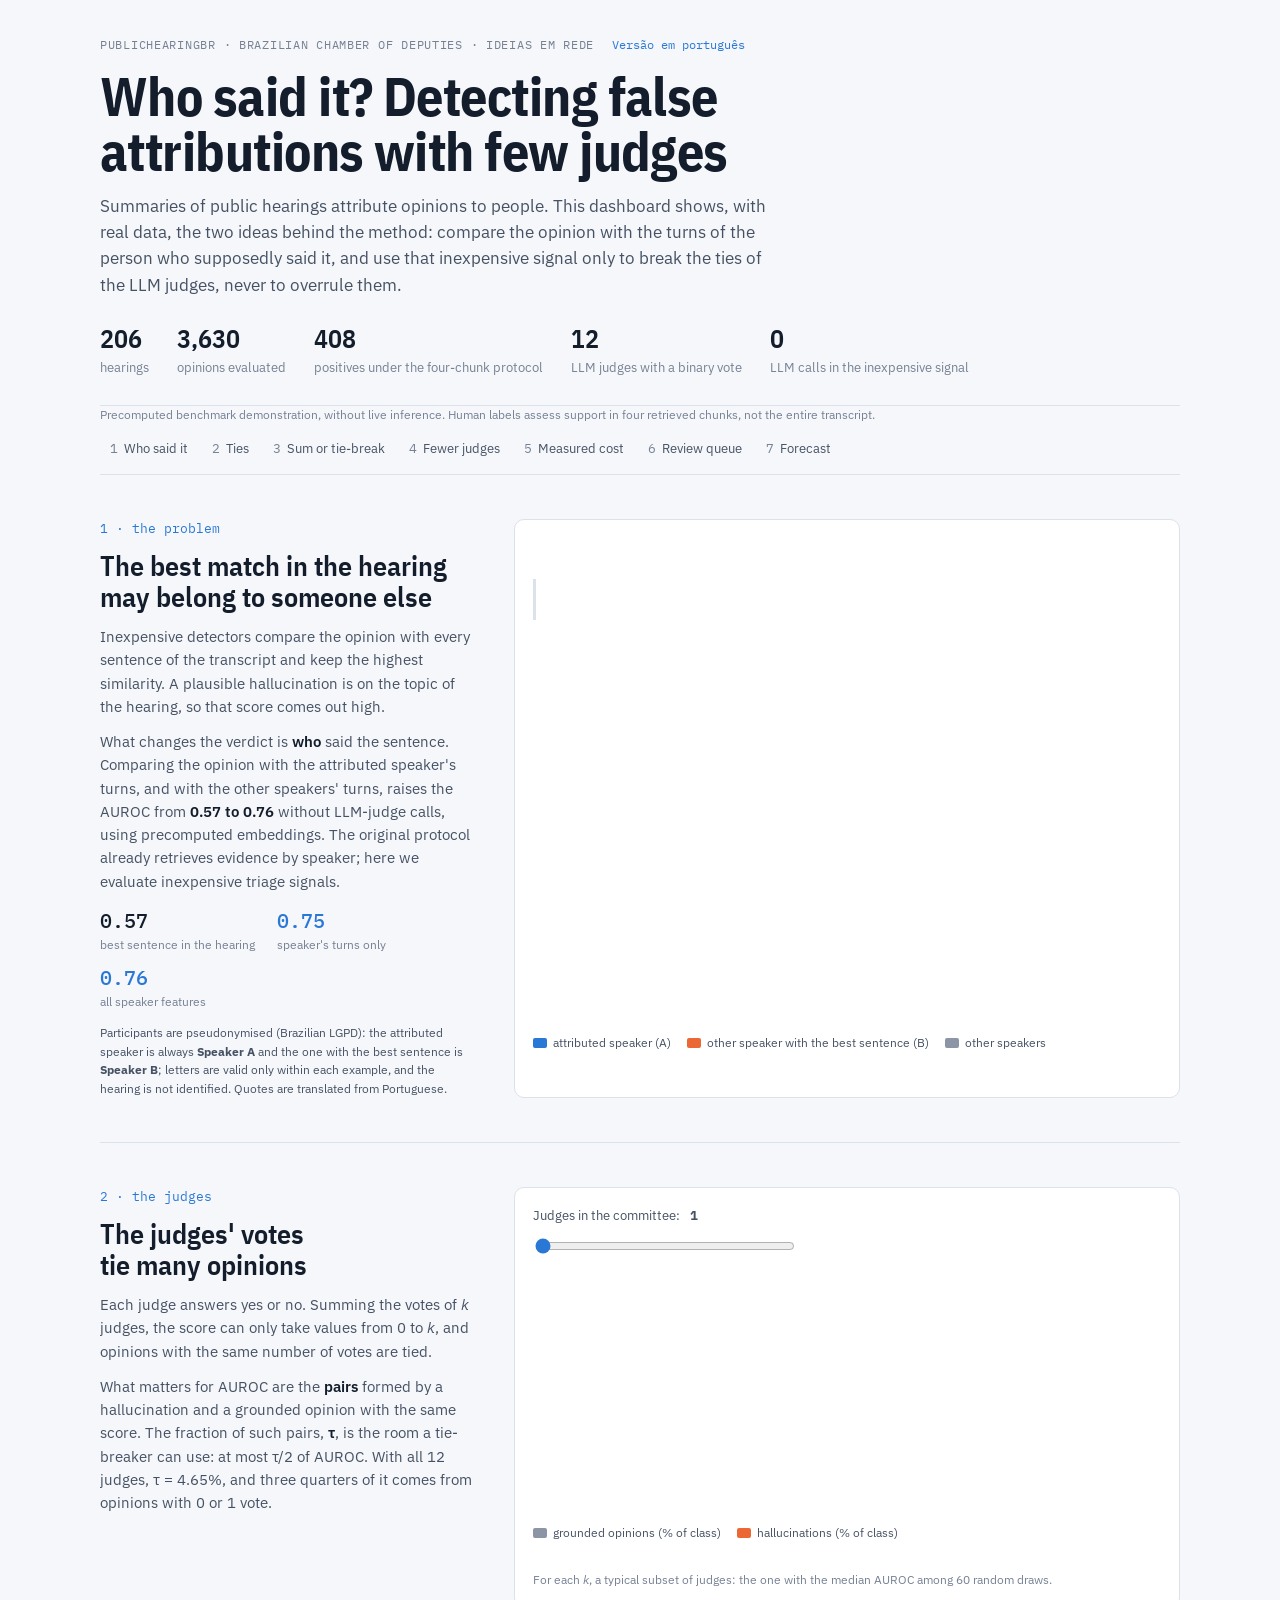
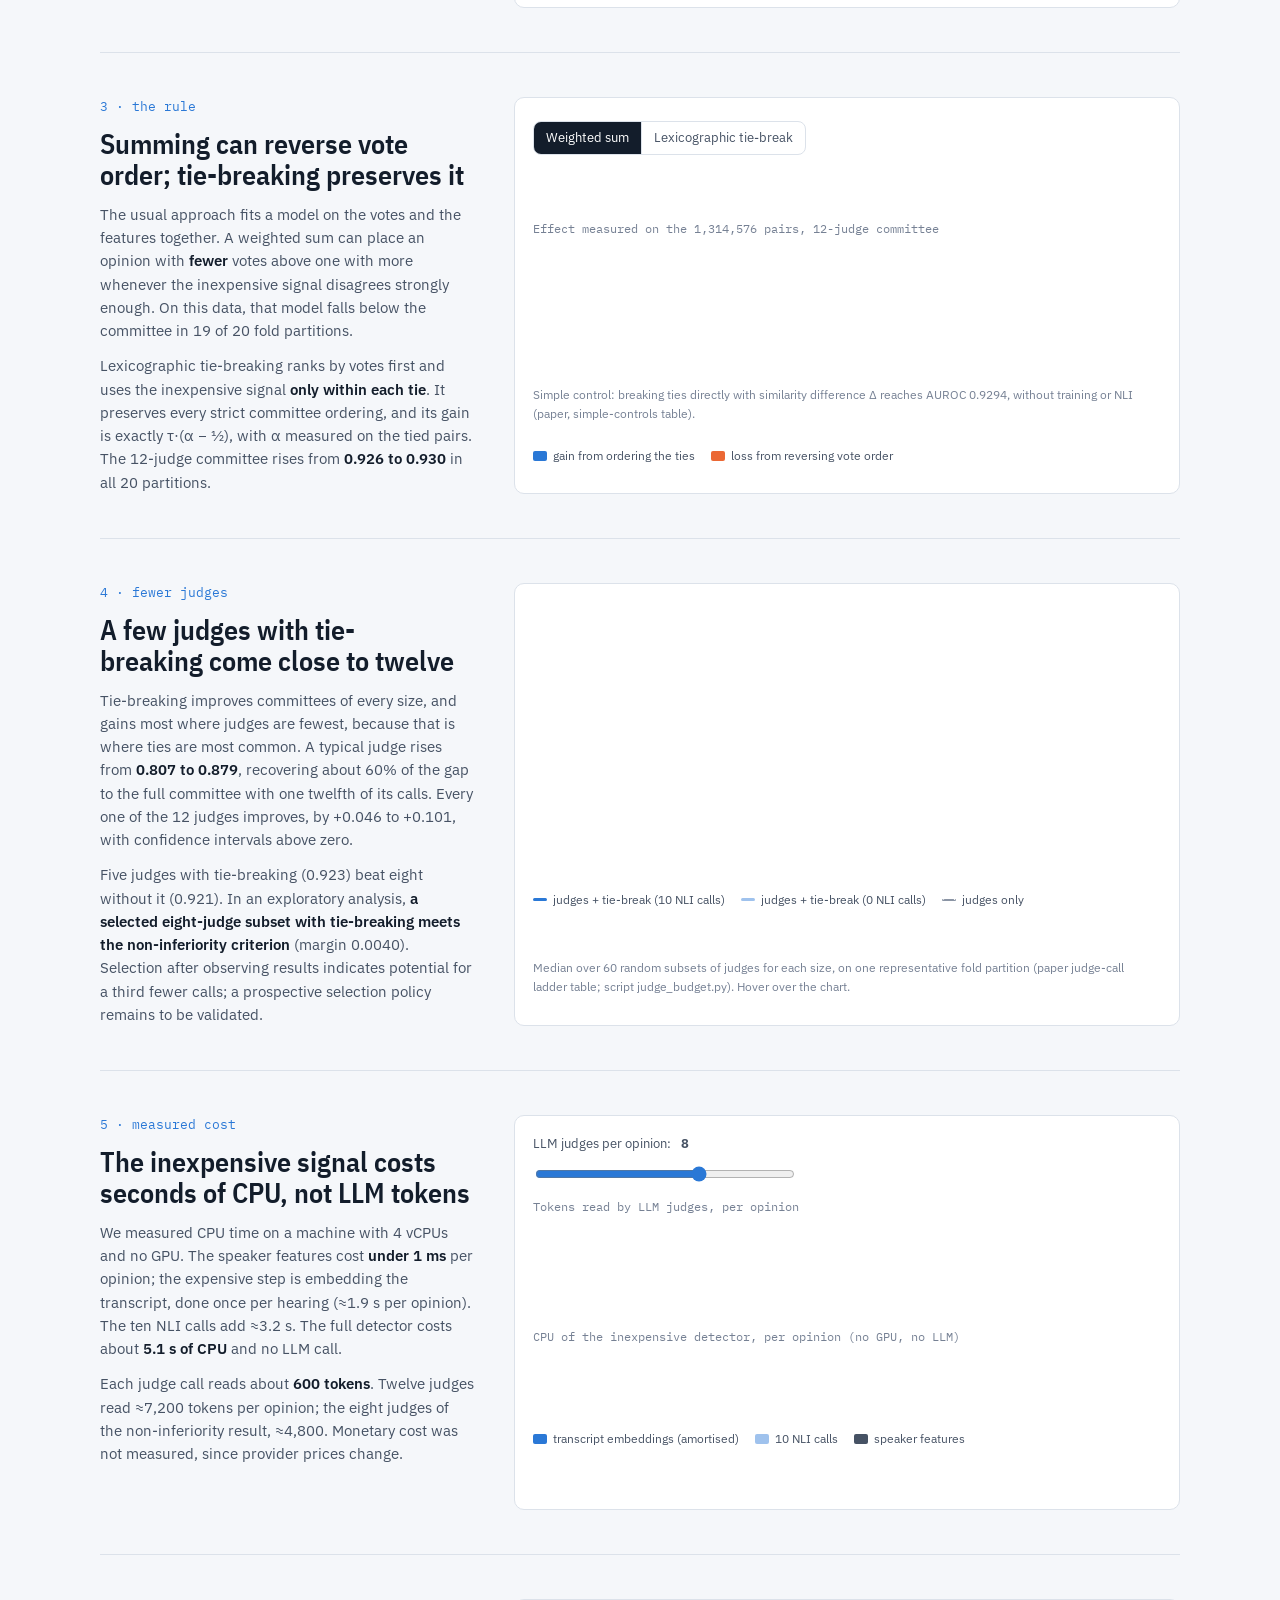
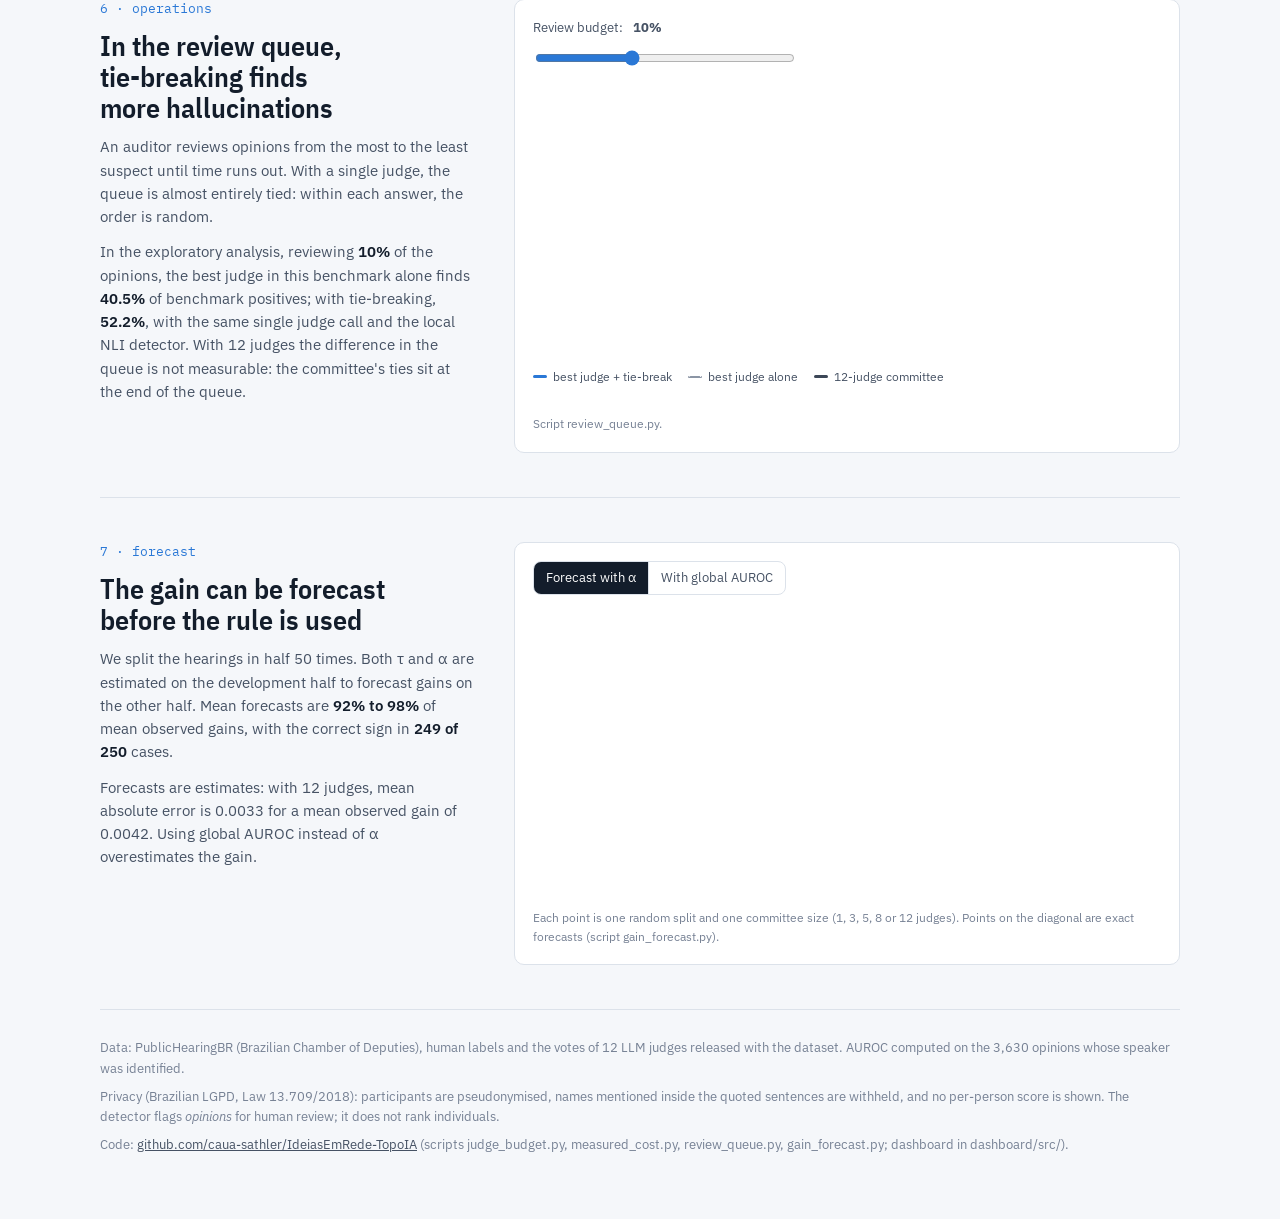
<file: dashboard/src/template_en.html>
<!DOCTYPE html>
<html lang="en">
<head>
<meta charset="utf-8">
<meta name="viewport" content="width=device-width, initial-scale=1">
<title>Who Said It? · Dashboard</title>
<meta name="description" content="Interactive companion to the paper: speaker-conditioned verification and lexicographic tie-breaking for hallucination detection in summaries of public hearings (PublicHearingBR).">
<link rel="alternate" hreflang="pt-BR" href="pt-br-dashboard.html">
<link rel="preconnect" href="https://fonts.googleapis.com">
<link rel="preconnect" href="https://fonts.gstatic.com" crossorigin>
<link rel="stylesheet" href="https://fonts.googleapis.com/css2?family=IBM+Plex+Mono:wght@400;500&family=IBM+Plex+Sans+Condensed:wght@500;600;700&family=IBM+Plex+Sans:ital,wght@0,400;0,500;0,600;1,400&display=swap">
<style>
:root{
  --bg:#f5f7fa; --surface:#ffffff; --ink:#131d2b; --ink-2:#465264; --muted:#768194;
  --rule:#dce2ea; --grid:#e9edf2; --chip:#eef2f7;
  --method:#2a78d6; --method-soft:rgba(42,120,214,.14);
  --halluc:#eb6834; --base:#8b95a5; --ref:#3c4757;
  --sans:"IBM Plex Sans",system-ui,-apple-system,"Segoe UI",Roboto,sans-serif;
  --cond:"IBM Plex Sans Condensed","IBM Plex Sans",system-ui,sans-serif;
  --mono:"IBM Plex Mono",ui-monospace,SFMono-Regular,Menlo,monospace;
}
@media (prefers-color-scheme: dark){
  :root:not([data-theme="light"]){
    color-scheme:dark;
    --bg:#0f141b; --surface:#161d26; --ink:#eef2f7; --ink-2:#b3bdca; --muted:#8893a3;
    --rule:#2a3441; --grid:#212a35; --chip:#1f2833;
    --method:#3987e5; --method-soft:rgba(57,135,229,.20);
    --halluc:#d95926; --base:#6f7a8a; --ref:#c9d1dc;
  }
}
:root[data-theme="dark"]{
  color-scheme:dark;
  --bg:#0f141b; --surface:#161d26; --ink:#eef2f7; --ink-2:#b3bdca; --muted:#8893a3;
  --rule:#2a3441; --grid:#212a35; --chip:#1f2833;
  --method:#3987e5; --method-soft:rgba(57,135,229,.20);
  --halluc:#d95926; --base:#6f7a8a; --ref:#c9d1dc;
}
*{box-sizing:border-box}
body{background:var(--bg);color:var(--ink);font-family:var(--sans);font-size:15px;line-height:1.55;margin:0}
.wrap{max-width:1120px;margin:0 auto;padding-inline:20px;padding-block:28px 64px}
header.top{display:grid;gap:14px;padding-block:8px 26px;border-bottom:1px solid var(--rule)}
.eyebrow{font-family:var(--mono);font-size:12px;letter-spacing:.06em;text-transform:uppercase;color:var(--muted)}
h1{font-family:var(--cond);font-weight:700;font-size:clamp(34px,5vw,54px);line-height:1.02;margin:0;text-wrap:balance;letter-spacing:-.01em}
.lede{max-width:68ch;color:var(--ink-2);font-size:17px;margin:0}
.kpis{display:flex;flex-wrap:wrap;gap:10px 28px;margin-top:6px}
.kpi{display:grid;gap:0}
.kpi b{font-family:var(--cond);font-weight:600;font-size:26px;font-variant-numeric:tabular-nums}
.kpi span{font-size:13px;color:var(--muted)}
nav.steps{position:sticky;top:env(safe-area-inset-top,0px);z-index:5;background:var(--bg);border-bottom:1px solid var(--rule);display:flex;gap:4px;overflow-x:auto;padding-block:10px}
nav.steps a{flex:0 0 auto;font-size:13px;color:var(--ink-2);text-decoration:none;padding:5px 10px;border-radius:6px;white-space:nowrap}
nav.steps a:hover,nav.steps a:focus-visible{background:var(--chip);color:var(--ink);outline:none}
nav.steps a span{font-family:var(--mono);color:var(--muted);margin-right:6px}
section.step{display:grid;grid-template-columns:minmax(0,.9fr) minmax(0,1.6fr);gap:22px 40px;padding-block:44px;border-bottom:1px solid var(--rule);scroll-margin-top:60px}
@media (max-width:820px){section.step{grid-template-columns:minmax(0,1fr)}}
.txt{display:grid;gap:12px;align-content:start}
.num{font-family:var(--mono);font-size:13px;color:var(--method)}
h2{font-family:var(--cond);font-weight:600;font-size:28px;line-height:1.1;margin:0;text-wrap:balance}
.txt p{margin:0;color:var(--ink-2);max-width:60ch}
.txt p strong{color:var(--ink);font-weight:600}
.viz{background:var(--surface);border:1px solid var(--rule);border-radius:10px;padding:18px;display:grid;gap:14px;min-width:0}
.controls{display:flex;flex-wrap:wrap;gap:8px;align-items:center}
.seg{display:inline-flex;border:1px solid var(--rule);border-radius:8px;overflow:hidden}
.seg button,.chipbtn{font:inherit;font-size:13px;border:0;background:transparent;color:var(--ink-2);padding:6px 12px;cursor:pointer}
.seg button+button{border-left:1px solid var(--rule)}
.seg button[aria-pressed="true"]{background:var(--ink);color:var(--surface)}
.seg button:focus-visible,.chipbtn:focus-visible,input[type=range]:focus-visible{outline:2px solid var(--method);outline-offset:2px}
.chipbtn{border:1px solid var(--rule);border-radius:999px;background:var(--surface)}
.chipbtn[aria-pressed="true"]{border-color:var(--ink);color:var(--ink);font-weight:500}
label.sl{display:flex;align-items:center;gap:10px;font-size:13px;color:var(--ink-2);flex-wrap:wrap}
input[type=range]{accent-color:var(--method);width:min(260px,100%)}
.readout{display:flex;flex-wrap:wrap;gap:8px 22px}
.readout div{display:grid}
.readout b{font-family:var(--mono);font-weight:500;font-size:20px;font-variant-numeric:tabular-nums}
.readout span{font-size:12px;color:var(--muted)}
.m{color:var(--method)} .h{color:var(--halluc)}
.quote{border-left:3px solid var(--rule);padding:4px 0 4px 14px;display:grid;gap:6px}
.quote p{margin:0;font-size:16px;color:var(--ink)}
.quote small{color:var(--muted);font-size:13px}
.pill{display:inline-block;font-size:12px;font-weight:500;padding:1px 9px;border-radius:999px;border:1px solid currentColor}
.pill.bad{color:var(--halluc)} .pill.ok{color:var(--method)}
.marker{font-family:var(--mono);font-size:12px;color:var(--muted)}
svg{display:block;width:100%;height:auto;overflow:visible}
svg text{font-family:var(--sans);fill:var(--ink-2);font-size:12px}
svg .t-muted{fill:var(--muted)} svg .t-ink{fill:var(--ink)} svg .t-mono{font-family:var(--mono)}
.legend{display:flex;flex-wrap:wrap;gap:6px 16px;font-size:12px;color:var(--ink-2)}
.legend i{display:inline-block;width:14px;height:10px;border-radius:2px;margin-right:6px;vertical-align:-1px}
.legend i.line{height:3px;border-radius:2px;vertical-align:3px}
.legend i.dash{height:0;border-top:2px dashed var(--base);background:none;vertical-align:3px}
.note{font-size:12px;color:var(--muted);margin:0}
.rank{display:grid;gap:6px}
.rank .row{display:grid;grid-template-columns:28px 1fr auto;align-items:center;gap:10px;padding:8px 12px;border:1px solid var(--rule);border-radius:8px;background:var(--bg);transition:transform .35s ease}
.rank .row.flip{border-color:var(--halluc)}
.rank .pos{font-family:var(--mono);color:var(--muted)}
.rank .val{font-family:var(--mono);font-size:13px;color:var(--ink-2)}
.tip{position:fixed;pointer-events:none;z-index:20;background:var(--ink);color:var(--surface);font-size:12px;line-height:1.4;padding:7px 9px;border-radius:6px;max-width:320px;opacity:0;transition:opacity .1s}
.tip b{font-family:var(--mono);font-weight:500}
table.mae{border-collapse:collapse;font-size:13px;width:100%}
table.mae th,table.mae td{padding:5px 8px;text-align:right;border-bottom:1px solid var(--grid);font-variant-numeric:tabular-nums}
table.mae th:first-child,table.mae td:first-child{text-align:left}
table.mae th{font-weight:500;color:var(--muted)}
.tablewrap{overflow-x:auto}
footer{padding-block:28px 0;display:grid;gap:8px;font-size:13px;color:var(--muted)}
footer a{color:var(--ink-2)}
@media (prefers-reduced-motion:reduce){*{transition:none!important}}
.langsw{margin-left:10px;text-transform:none;letter-spacing:0;white-space:nowrap}
.langsw a{color:var(--method);text-decoration:none}
.langsw a:hover,.langsw a:focus-visible{text-decoration:underline}
.quote small span[lang]{font-style:italic}
/*__DECK_CSS__*/
</style>
</head>
<body>
<div class="wrap">
<header class="top">
  <div class="eyebrow">PublicHearingBR · Brazilian Chamber of Deputies · Ideias em Rede <span class="langsw"><a href="pt-br-dashboard.html" hreflang="pt-BR" lang="pt-BR">Versão em português</a></span></div>
  <h1>Who said it? Detecting false attributions with few judges</h1>
  <p class="lede">Summaries of public hearings attribute opinions to people. This dashboard shows, with real data, the two ideas behind the method: compare the opinion with the turns of the person who supposedly said it, and use that inexpensive signal only to break the ties of the LLM judges, never to overrule them.</p>
  <div class="kpis">
    <div class="kpi"><b>206</b><span>hearings</span></div>
    <div class="kpi"><b>3,630</b><span>opinions evaluated</span></div>
    <div class="kpi"><b>408</b><span>positives under the four-chunk protocol</span></div>
    <div class="kpi"><b>12</b><span>LLM judges with a binary vote</span></div>
    <div class="kpi"><b>0</b><span>LLM calls in the inexpensive signal</span></div>
  </div>
</header>

<p class="note">Precomputed benchmark demonstration, without live inference. Human labels assess support in four retrieved chunks, not the entire transcript.</p>
<nav class="steps" aria-label="Steps">
  <a href="#quem"><span>1</span>Who said it</a>
  <a href="#empates"><span>2</span>Ties</a>
  <a href="#regra"><span>3</span>Sum or tie-break</a>
  <a href="#juizes"><span>4</span>Fewer judges</a>
  <a href="#custo"><span>5</span>Measured cost</a>
  <a href="#fila"><span>6</span>Review queue</a>
  <a href="#previsao"><span>7</span>Forecast</a>
</nav>

<section class="step" id="quem">
  <div class="txt">
    <div class="num">1 · the problem</div>
    <h2>The best match in the hearing may belong to someone else</h2>
    <p>Inexpensive detectors compare the opinion with every sentence of the transcript and keep the highest similarity. A plausible hallucination is on the topic of the hearing, so that score comes out high.</p>
    <p>What changes the verdict is <strong>who</strong> said the sentence. Comparing the opinion with the attributed speaker's turns, and with the other speakers' turns, raises the AUROC from <strong>0.57 to 0.76</strong> without LLM-judge calls, using precomputed embeddings. The original protocol already retrieves evidence by speaker; here we evaluate inexpensive triage signals.</p>
    <div class="readout" aria-live="polite">
      <div><b>0.57</b><span>best sentence in the hearing</span></div>
      <div><b class="m">0.75</b><span>speaker's turns only</span></div>
      <div><b class="m">0.76</b><span>all speaker features</span></div>
    </div>
    <p class="note">Participants are pseudonymised (Brazilian LGPD): the attributed speaker is always <b>Speaker A</b> and the one with the best sentence is <b>Speaker B</b>; letters are valid only within each example, and the hearing is not identified. Quotes are translated from Portuguese.</p>
  </div>
  <div class="viz">
    <div class="controls" id="ex-btns" role="group" aria-label="Choose an example"></div>
    <div class="quote">
      <p id="ex-op"></p>
      <small id="ex-meta"></small>
    </div>
    <div>
      <div class="marker" id="ex-strip-lbl"></div>
      <svg id="ex-strip" viewBox="0 0 760 96" role="img" aria-label="Turns of the hearing and similarity with the opinion"></svg>
    </div>
    <svg id="ex-bars" viewBox="0 0 760 240" role="img" aria-label="Best similarity by speaker"></svg>
    <div class="readout" id="ex-read"></div>
    <div class="legend"><span><i style="background:var(--method)"></i>attributed speaker (A)</span><span><i style="background:var(--halluc)"></i>other speaker with the best sentence (B)</span><span><i style="background:var(--base)"></i>other speakers</span></div>
  </div>
</section>

<section class="step" id="empates">
  <div class="txt">
    <div class="num">2 · the judges</div>
    <h2>The judges' votes tie many opinions</h2>
    <p>Each judge answers yes or no. Summing the votes of <em>k</em> judges, the score can only take values from 0 to <em>k</em>, and opinions with the same number of votes are tied.</p>
    <p>What matters for AUROC are the <strong>pairs</strong> formed by a hallucination and a grounded opinion with the same score. The fraction of such pairs, <strong>τ</strong>, is the room a tie-breaker can use: at most τ/2 of AUROC. With all 12 judges, τ = 4.65%, and three quarters of it comes from opinions with 0 or 1 vote.</p>
  </div>
  <div class="viz">
    <div class="controls">
      <label class="sl" for="k-emp">Judges in the committee: <b id="k-emp-v" class="t-mono">1</b>
        <input type="range" id="k-emp" min="1" max="12" step="1" value="1"></label>
    </div>
    <svg id="emp-chart" viewBox="0 0 760 290" role="img" aria-label="Distribution of votes by class"></svg>
    <div class="legend"><span><i style="background:var(--base)"></i>grounded opinions (% of class)</span><span><i style="background:var(--halluc)"></i>hallucinations (% of class)</span></div>
    <div class="readout" id="emp-read"></div>
    <p class="note">For each <em>k</em>, a typical subset of judges: the one with the median AUROC among 60 random draws.</p>
  </div>
</section>

<section class="step" id="regra">
  <div class="txt">
    <div class="num">3 · the rule</div>
    <h2>Summing can reverse vote order; tie-breaking preserves it</h2>
    <p>The usual approach fits a model on the votes and the features together. A weighted sum can place an opinion with <strong>fewer</strong> votes above one with more whenever the inexpensive signal disagrees strongly enough. On this data, that model falls below the committee in 19 of 20 fold partitions.</p>
    <p>Lexicographic tie-breaking ranks by votes first and uses the inexpensive signal <strong>only within each tie</strong>. It preserves every strict committee ordering, and its gain is exactly τ·(α − ½), with α measured on the tied pairs. The 12-judge committee rises from <strong>0.926 to 0.930</strong> in all 20 partitions.</p>
  </div>
  <div class="viz">
    <div class="controls">
      <div class="seg" role="group" aria-label="Combination rule">
        <button type="button" id="r-soma" aria-pressed="true">Weighted sum</button>
        <button type="button" id="r-lex" aria-pressed="false">Lexicographic tie-break</button>
      </div>
    </div>
    <div class="rank" id="rank"></div>
    <p class="note" id="rank-note"></p>
    <div>
      <div class="marker">Effect measured on the 1,314,576 pairs, 12-judge committee</div>
      <svg id="dec-chart" viewBox="0 0 760 150" role="img" aria-label="Gain on ties and loss from reversals"></svg>
    </div>
    <p class="note">Simple control: breaking ties directly with similarity difference Δ reaches AUROC 0.9294, without training or NLI (paper, simple-controls table).</p>
    <div class="legend"><span><i style="background:var(--method)"></i>gain from ordering the ties</span><span><i style="background:var(--halluc)"></i>loss from reversing vote order</span></div>
  </div>
</section>

<section class="step" id="juizes">
  <div class="txt">
    <div class="num">4 · fewer judges</div>
    <h2>A few judges with tie-breaking come close to twelve</h2>
    <p>Tie-breaking improves committees of every size, and gains most where judges are fewest, because that is where ties are most common. A typical judge rises from <strong>0.807 to 0.879</strong>, recovering about 60% of the gap to the full committee with one twelfth of its calls. Every one of the 12 judges improves, by +0.046 to +0.101, with confidence intervals above zero.</p>
    <p>Five judges with tie-breaking (0.923) beat eight without it (0.921). In an exploratory analysis, <strong>a selected eight-judge subset with tie-breaking meets the non-inferiority criterion</strong> (margin 0.0040). Selection after observing results indicates potential for a third fewer calls; a prospective selection policy remains to be validated.</p>
  </div>
  <div class="viz">
    <svg id="lad-chart" viewBox="0 0 760 320" role="img" aria-label="AUROC by number of judges"></svg>
    <div class="legend"><span><i class="line" style="background:var(--method)"></i>judges + tie-break (10 NLI calls)</span><span><i class="line" style="background:var(--method);opacity:.45"></i>judges + tie-break (0 NLI calls)</span><span><i class="dash"></i>judges only</span></div>
    <div class="readout" id="lad-read"></div>
    <p class="note">Median over 60 random subsets of judges for each size, on one representative fold partition (paper judge-call ladder table; script judge_budget.py). Hover over the chart.</p>
  </div>
</section>

<section class="step" id="custo">
  <div class="txt">
    <div class="num">5 · measured cost</div>
    <h2>The inexpensive signal costs seconds of CPU, not LLM tokens</h2>
    <p>We measured CPU time on a machine with 4 vCPUs and no GPU. The speaker features cost <strong>under 1 ms</strong> per opinion; the expensive step is embedding the transcript, done once per hearing (≈1.9 s per opinion). The ten NLI calls add ≈3.2 s. The full detector costs about <strong>5.1 s of CPU</strong> and no LLM call.</p>
    <p>Each judge call reads about <strong>600 tokens</strong>. Twelve judges read ≈7,200 tokens per opinion; the eight judges of the non-inferiority result, ≈4,800. Monetary cost was not measured, since provider prices change.</p>
  </div>
  <div class="viz">
    <div class="controls">
      <label class="sl" for="kc">LLM judges per opinion: <b id="kc-v" class="t-mono">8</b>
        <input type="range" id="kc" min="1" max="12" step="1" value="8"></label>
    </div>
    <div>
      <div class="marker">Tokens read by LLM judges, per opinion</div>
      <svg id="tok-chart" viewBox="0 0 760 118" role="img" aria-label="Tokens read by LLM judges per opinion"></svg>
    </div>
    <div>
      <div class="marker">CPU of the inexpensive detector, per opinion (no GPU, no LLM)</div>
      <svg id="cpu-chart" viewBox="0 0 760 84" role="img" aria-label="CPU time of the inexpensive detector per opinion"></svg>
    </div>
    <div class="legend"><span><i style="background:var(--method)"></i>transcript embeddings (amortised)</span><span><i style="background:var(--method);opacity:.45"></i>10 NLI calls</span><span><i style="background:var(--ink-2)"></i>speaker features</span></div>
    <div class="readout" id="kc-read"></div>
    <div class="tablewrap"><table class="mae" id="cost-table"></table></div>
    <p class="note" id="cost-note"></p>
  </div>
</section>

<section class="step" id="fila">
  <div class="txt">
    <div class="num">6 · operations</div>
    <h2>In the review queue, tie-breaking finds more hallucinations</h2>
    <p>An auditor reviews opinions from the most to the least suspect until time runs out. With a single judge, the queue is almost entirely tied: within each answer, the order is random.</p>
    <p>In the exploratory analysis, reviewing <strong>10%</strong> of the opinions, the best judge in this benchmark alone finds <strong>40.5%</strong> of benchmark positives; with tie-breaking, <strong>52.2%</strong>, with the same single judge call and the local NLI detector. With 12 judges the difference in the queue is not measurable: the committee's ties sit at the end of the queue.</p>
  </div>
  <div class="viz">
    <div class="controls">
      <label class="sl" for="bud">Review budget: <b id="bud-v" class="t-mono">10%</b>
        <input type="range" id="bud" min="0" max="11" step="1" value="4"></label>
    </div>
    <svg id="q-chart" viewBox="0 0 760 330" role="img" aria-label="Hallucinations found by review budget"></svg>
    <div class="legend"><span><i class="line" style="background:var(--method)"></i>best judge + tie-break</span><span><i class="dash"></i>best judge alone</span><span><i class="line" style="background:var(--ref)"></i>12-judge committee</span></div>
    <div class="readout" id="q-read"></div>
    <p class="note">Script review_queue.py.</p>
  </div>
</section>

<section class="step" id="previsao">
  <div class="txt">
    <div class="num">7 · forecast</div>
    <h2>The gain can be forecast before the rule is used</h2>
    <p>We split the hearings in half 50 times. Both τ and α are estimated on the development half to forecast gains on the other half. Mean forecasts are <strong>92% to 98%</strong> of mean observed gains, with the correct sign in <strong>249 of 250</strong> cases.</p>
    <p>Forecasts are estimates: with 12 judges, mean absolute error is 0.0033 for a mean observed gain of 0.0042. Using global AUROC instead of α overestimates the gain.</p>
  </div>
  <div class="viz">
    <div class="controls">
      <div class="seg" role="group" aria-label="Quantity used in the forecast">
        <button type="button" id="p-alpha" aria-pressed="true">Forecast with α</button>
        <button type="button" id="p-glob" aria-pressed="false">With global AUROC</button>
      </div>
    </div>
    <svg id="p-chart" viewBox="0 0 760 330" role="img" aria-label="Forecast gain against observed gain"></svg>
    <div class="tablewrap"><table class="mae" id="p-table"></table></div>
    <p class="note">Each point is one random split and one committee size (1, 3, 5, 8 or 12 judges). Points on the diagonal are exact forecasts (script gain_forecast.py).</p>
  </div>
</section>

<footer>
  <div>Data: PublicHearingBR (Brazilian Chamber of Deputies), human labels and the votes of 12 LLM judges released with the dataset. AUROC computed on the 3,630 opinions whose speaker was identified.</div>
  <div>Privacy (Brazilian LGPD, Law 13.709/2018): participants are pseudonymised, names mentioned inside the quoted sentences are withheld, and no per-person score is shown. The detector flags <em>opinions</em> for human review; it does not rank individuals.</div>
  <div>Code: <a href="https://github.com/caua-sathler/IdeiasEmRede-TopoIA" target="_blank" rel="noopener">github.com/caua-sathler/IdeiasEmRede-TopoIA</a> (scripts <span class="t-mono">judge_budget.py</span>, <span class="t-mono">measured_cost.py</span>, <span class="t-mono">review_queue.py</span>, <span class="t-mono">gain_forecast.py</span>; dashboard in <span class="t-mono">dashboard/src/</span>).</div>
</footer>
</div>
<div class="tip" id="tip" role="tooltip"></div>

<script>
const D = __DATA__;
const L = {
  deck: {link: "Presentation mode", exit: "Leave presentation", cam: "camera", endTitle: "Open, reproducible code", hint: "→ next · ← back · C camera · H hide · T theme · F fullscreen · P exit"},
  dec: ".", loc: "en-US", ord: ".", orig: "Original (pt-BR):",
  exLabel: {figura: "Paper example (Fig. 1)", ma: "Misattribution", suportada: "Grounded opinion"},
  rot: {"não suportada": "not supported", "suportada": "supported"},
  spk: id => id === "*" ? "Chair" : "Speaker " + id,
  metaFig: " · the case in Figure 1 of the paper",
  attributed: "Attributed to",
  label: "human label",
  strip: (tot, n) => `Transcript: ${tot} sentences in ${n} turns · height = best similarity with the opinion in the turn`,
  start: "start of the hearing", end: "end",
  sent: "sentences", bestSim: "best similarity", sim: "similarity",
  rWhole: "score when looking at the whole hearing", rOwn: "best sentence of Speaker A", rDelta: "Δ: how much better another speaker supports it",
  votes: i => `${i} vote${i === 1 ? "" : "s"}`, grounded: "grounded", halluc: "hallucinations", tiedPairs: "tied pairs",
  votesAxis: "votes received",
  tau: "τ: tied hallucination–grounded pairs", aucVotes: "AUROC from the votes alone", maxGain: "maximum gain of a tie-breaker (τ/2)",
  opinion: "Opinion", votesOf: "votes out of 12", cheap: "inexpensive signal", sum: "sum",
  noteSum: `<span class="h">Opinion x, with 4 votes, moved ahead of y, with 5.</span> The sum reversed the vote order because the inexpensive signal disagreed.`,
  noteLex: `<span class="m">The vote order is kept.</span> The inexpensive signal only separates y from z, which the judges had tied at 5 votes.`,
  decRows: ["Sum (stacking)", "Lexicographic tie-break"], gainTies: "gain on the ties", lossInv: "loss from reversals", pairsInv: "1.33% of pairs reversed",
  net: "net", zeroInv: "0 reversals",
  judges: k => `judge${k === 1 ? "" : "s"}`, judgesAxis: "LLM judges per opinion", full12: "12 judges: ", withTb: "with tie-break",
  onlyJ: "judges only", withTbNli: "with tie-break", withTb0: "tie-break without NLI", gain: "gain",
  budAxis: "share of opinions sent to a human reviewer",
  qJ: "best judge alone", qL: "with tie-break (1 call)", qD: "difference", qC: "12-judge committee (reference)",
  predAxis: "forecast gain (AUROC)", obsAxis: "observed gain", exact: "exact forecast", pred: "forecast", obs: "observed",
  pHead: ["Judges", "observed gain", "forecast (mean)", "mean absolute error"],
  tokAxisJ: k => `${k} judge${k === 1 ? "" : "s"}`, tok12: "12-judge committee", tokCheap: "inexpensive detector", tokens: "tokens",
  cpuEmb: "embeddings", cpuNli: "NLI", cpuFeat: "features",
  kcTok: "LLM tokens per opinion", kcSave: "fewer than the 12-judge committee", kcSo: "AUROC, judges only", kcLex: "AUROC with tie-break", kcCpu: "extra CPU, no LLM",
  costHead: ["Component", "Measured cost"],
  costRows: c => [
    ["speaker parsing, name matching and speaker features", `${fmt(c.feat_ms, 2)} ms / opinion`],
    [`embedding the transcript (once per hearing; ${nf(Math.round(c.frases_aud))} sentences on average)`, `${fmt(c.emb_aud_s, 1)} s / hearing`],
    [` amortised over the ${fmt(c.op_por_aud, 1)} opinions of a hearing`, `≈${fmt(c.emb_op_s, 1)} s / opinion`],
    ["NLI, ten sentence pairs", `≈${fmt(c.nli_s, 1)} s / opinion`],
    ["tokens read by one judge (4 chunks + opinion)", `${nf(c.tok_med)} (median), ${nf(c.tok_p95)} (p95)`],
    ["tokens of a whole transcript, for contrast (mean, 40 hearings)", nf(c.tok_transc)]],
  costNote: c => `Hardware: ${c.hw_en}. Tokens counted with the XLM-R tokenizer as a proxy, excluding the judges' fixed prompt text. Component benchmarks exclude opinion embedding and retrieval/indexing. Script measured_cost.py.`
};
const NS = "http://www.w3.org/2000/svg";
const $ = id => document.getElementById(id);
const HOOK = {};   // hooks used by the presentation mode (deck.js)
const fmt = (v, d=3) => v.toFixed(d).replace(".", L.dec);
const nf = v => v.toLocaleString(L.loc);
const pct = v => fmt(v, 1) + "%";
function el(tag, attrs={}, parent){ const e=document.createElementNS(NS,tag); for(const k in attrs) e.setAttribute(k,attrs[k]); if(parent) parent.appendChild(e); return e; }
function txt(parent,x,y,s,attrs={}){ const t=el("text",Object.assign({x,y},attrs),parent); t.textContent=s; return t; }
const tip=$("tip");
function showTip(ev,html){ tip.innerHTML=html; tip.style.opacity=1; const x=Math.min(ev.clientX+14, innerWidth-tip.offsetWidth-8); const y=Math.min(ev.clientY+14, innerHeight-tip.offsetHeight-8); tip.style.left=x+"px"; tip.style.top=y+"px"; }
function hideTip(){ tip.style.opacity=0; }
function hover(node,html){ node.addEventListener("pointermove",e=>showTip(e,html())); node.addEventListener("pointerleave",hideTip); }
function press(btns, on){ btns.forEach(b=>b.setAttribute("aria-pressed", String(b===on))); }
const esc = s => String(s).replace(/[&<>"]/g, c => ({"&":"&amp;","<":"&lt;",">":"&gt;",'"':"&quot;"}[c]));
</script>
<script>
/* ---------- 1. who said it ---------- */
let exI = 0;
const exBtns = $("ex-btns");
let nMa = 0;
D.exemplos.forEach((e,i)=>{
  const b=document.createElement("button"); b.type="button"; b.className="chipbtn"; b.id="ex-"+i;
  b.textContent = L.exLabel[e.tipo] + (e.tipo==="ma" ? " " + (++nMa) : "");
  b.addEventListener("click",()=>{ exI=i; drawEx(); }); exBtns.appendChild(b);
});
function drawEx(){
  const e = D.exemplos[exI];
  press([...exBtns.children], exBtns.children[exI]);
  const fr = o => L.loc === "pt-BR" ? o.frase : o.frase_en;
  $("ex-op").textContent = "“" + (L.loc === "pt-BR" ? e.opiniao : e.opiniao_en) + "”";
  const ok = e.rotulo==="suportada";
  $("ex-meta").innerHTML = `${L.attributed} <b>${L.spk("A")}</b> · ${L.label} <span class="pill ${ok?"ok":"bad"}">${L.rot[e.rotulo]}</span>${e.tipo==="figura"?L.metaFig:""}` +
    (L.loc === "pt-BR" ? "" : `<br><span lang="pt-BR">${L.orig} “${esc(e.opiniao)}”</span>`);
  const s=$("ex-strip"); s.innerHTML=""; const W=760, H=96, top=8, base=80;
  const tot=e.turnos.reduce((a,r)=>a+r[1],0); let x=0;
  $("ex-strip-lbl").textContent = L.strip(tot, e.turnos.length);
  el("line",{x1:0,x2:W,y1:base,y2:base,stroke:"var(--rule)"},s);
  e.turnos.forEach(r=>{
    const w=Math.max(1,(r[1]/tot)*W-1), c=r[2]; const h=Math.max(2,(Math.max(0,c-0.1)/0.85)*(base-top));
    const role = r[0]===e.orador?"var(--method)":(r[0]===e.melhor_outro?"var(--halluc)":"var(--base)");
    const rect=el("rect",{x:x,y:base-h,width:w,height:h,fill:role,rx:1,opacity:r[0]===e.orador||r[0]===e.melhor_outro?1:.55},s);
    hover(rect,()=>`<div>${L.spk(r[0])}</div><div>${r[1]} ${L.sent} · ${L.bestSim} <b>${fmt(c)}</b></div>`);
    x+=(r[1]/tot)*W;
  });
  txt(s,0,H-2,L.start,{class:"t-muted","font-size":11});
  txt(s,W,H-2,L.end,{class:"t-muted","font-size":11,"text-anchor":"end"});
  const b=$("ex-bars"); b.innerHTML=""; const rows=e.oradores, Lf=150, R=60, BW=760-Lf-R, rh=30;
  b.setAttribute("viewBox",`0 0 760 ${rows.length*rh+30}`);
  [0,.25,.5,.75,1].forEach(t=>{ const gx=Lf+t*BW; el("line",{x1:gx,x2:gx,y1:0,y2:rows.length*rh,stroke:"var(--grid)"},b); txt(b,gx,rows.length*rh+18,fmt(t,2),{class:"t-muted","text-anchor":"middle","font-size":11}); });
  rows.forEach((o,i)=>{
    const y=i*rh+5, w=o.cos*BW;
    const role = o.id===e.orador?"var(--method)":(o.id===e.melhor_outro?"var(--halluc)":"var(--base)");
    txt(b,Lf-10,y+15,L.spk(o.id),{"text-anchor":"end",class:o.id===e.orador||o.id===e.melhor_outro?"t-ink":"", "font-weight":o.id===e.orador?600:400});
    const r=el("rect",{x:Lf,y:y+3,width:Math.max(2,w),height:rh-12,rx:3,fill:role},b);
    txt(b,Lf+w+6,y+15,fmt(o.cos),{class:"t-mono","font-size":12});
    hover(r,()=>`<div><b>${L.spk(o.id)}</b> · ${o.n_frases} ${L.sent}</div><div style="margin-top:4px">“${esc(fr(o))}”</div><div style="margin-top:4px">${L.sim} <b>${fmt(o.cos)}</b></div>`);
  });
  $("ex-read").innerHTML = `<div><b>${fmt(Math.max(e.cos_s,e.best_other))}</b><span>${L.rWhole}</span></div>
    <div><b class="m">${fmt(e.cos_s)}</b><span>${L.rOwn}</span></div>
    <div><b class="${e.delta>0?"h":"m"}">${e.delta>0?"+":""}${fmt(e.delta,2)}</b><span>${L.rDelta}</span></div>`;
}
drawEx();

/* ---------- 2. ties ---------- */
function drawEmp(k){
  const c=D.comite[k-1], P=D.totais.pos, N=D.totais.neg;
  $("k-emp-v").textContent=k;
  const s=$("emp-chart"); s.innerHTML=""; const W=760,Lf=46,B=250,T=12;
  const pp=c.pos.map(v=>100*v/P), nn=c.neg.map(v=>100*v/N);
  const ymax=Math.ceil(Math.max(...pp,...nn)/20)*20||20;
  const y=v=>B-(v/ymax)*(B-T);
  for(let g=0; g<=ymax; g+= (ymax>60?20:10)){ el("line",{x1:Lf,x2:W,y1:y(g),y2:y(g),stroke:"var(--grid)"},s); txt(s,Lf-8,y(g)+4,g+"%",{"text-anchor":"end",class:"t-muted","font-size":11}); }
  const n=k+1, slot=(W-Lf)/n, bw=Math.min(28,slot*0.36);
  for(let i=0;i<n;i++){
    const cx=Lf+slot*(i+.5);
    const r1=el("rect",{x:cx-bw-1,y:y(nn[i]),width:bw,height:B-y(nn[i]),fill:"var(--base)",rx:2},s);
    const r2=el("rect",{x:cx+1,y:y(pp[i]),width:bw,height:B-y(pp[i]),fill:"var(--halluc)",rx:2},s);
    const pairs=c.pos[i]*c.neg[i];
    [r1,r2].forEach(r=>hover(r,()=>`<div><b>${L.votes(i)}</b></div><div>${nf(c.neg[i])} ${L.grounded} (${pct(nn[i])})</div><div>${nf(c.pos[i])} ${L.halluc} (${pct(pp[i])})</div><div>${L.tiedPairs}: <b>${nf(pairs)}</b></div>`));
    txt(s,cx,B+16,String(i),{"text-anchor":"middle",class:"t-muted","font-size":11});
  }
  el("line",{x1:Lf,x2:W,y1:B,y2:B,stroke:"var(--rule)"},s);
  txt(s,(Lf+W)/2,B+34,L.votesAxis,{"text-anchor":"middle",class:"t-muted","font-size":11});
  $("emp-read").innerHTML=`<div><b>${fmt(100*c.tau,1)}%</b><span>${L.tau}</span></div>
    <div><b>${fmt(c.auc)}</b><span>${L.aucVotes}</span></div>
    <div><b class="m">${fmt(c.tau/2,3)}</b><span>${L.maxGain}</span></div>`;
}
$("k-emp").addEventListener("input",e=>drawEmp(+e.target.value));
drawEmp(1);

/* ---------- 3. sum vs lexicographic ---------- */
const items=[{id:"x",v:4,s:.95},{id:"y",v:5,s:.10},{id:"z",v:5,s:.90}];
function drawRank(mode){
  press([$("r-soma"),$("r-lex")], mode==="soma"?$("r-soma"):$("r-lex"));
  const sc = mode==="soma" ? (it=>it.v/12+it.s) : (it=>it.v*10+it.s);
  const order=[...items].sort((a,b)=>sc(b)-sc(a));
  const box=$("rank"); box.innerHTML="";
  order.forEach((it,i)=>{
    const flip = mode==="soma" && it.id==="x";
    const d=document.createElement("div"); d.className="row"+(flip?" flip":"");
    d.innerHTML=`<span class="pos">${i+1}${L.ord}</span><span>${L.opinion} <b>${it.id}</b> · ${it.v} ${L.votesOf} · ${L.cheap} ${fmt(it.s,2)}</span><span class="val">${mode==="soma"?L.sum+" "+fmt(sc(it),2):"("+it.v+"; "+fmt(it.s,2)+")"}</span>`;
    box.appendChild(d);
  });
  $("rank-note").innerHTML = mode==="soma" ? L.noteSum : L.noteLex;
}
$("r-soma").addEventListener("click",()=>drawRank("soma"));
$("r-lex").addEventListener("click",()=>drawRank("lex"));
drawRank("soma");
(function(){
  const s=$("dec-chart"), W=760, Lf=170, R=40, z=Lf+(W-Lf-R)*0.4, sc=(W-Lf-R)*0.6/0.005, M=D.mecanismo;
  const rows=[{n:L.decRows[0],g:+(M.stacking.emp-M.comite.emp).toFixed(4),l:+(M.stacking.sep-M.comite.sep).toFixed(4)},
              {n:L.decRows[1],g:+(M.lex.emp-M.comite.emp).toFixed(4),l:+(M.lex.sep-M.comite.sep).toFixed(4)}];
  el("line",{x1:z,x2:z,y1:0,y2:120,stroke:"var(--ink-2)"},s);
  [-.002,0,.002,.004].forEach(t=>{ const x=z+t*sc; el("line",{x1:x,x2:x,y1:0,y2:120,stroke:"var(--grid)"},s); txt(s,x,138,(t>0?"+":"")+fmt(t,3),{"text-anchor":"middle",class:"t-muted","font-size":11}); });
  rows.forEach((r,i)=>{
    const y=12+i*52;
    txt(s,Lf-12,y+22,r.n,{"text-anchor":"end",class:"t-ink"});
    const g=el("rect",{x:z,y:y+4,width:r.g*sc,height:16,rx:3,fill:"var(--method)"},s);
    hover(g,()=>`${L.gainTies} <b>+${fmt(r.g,4)}</b>`);
    if(r.l<0){ const l=el("rect",{x:z+r.l*sc,y:y+24,width:-r.l*sc,height:16,rx:3,fill:"var(--halluc)"},s); hover(l,()=>`${L.lossInv} <b>${fmt(r.l,4)}</b> (${L.pairsInv})`); }
    txt(s,z+Math.max(r.g,0)*sc+8,y+16,L.net+" "+(r.g+r.l>=0?"+":"")+fmt(r.g+r.l,4),{class:"t-mono","font-size":12});
    if(r.l===0) txt(s,z+6,y+36,L.zeroInv,{class:"t-muted","font-size":11});
  });
})();

/* ---------- 4. fewer judges (ladder) ---------- */
(function(){
  const s=$("lad-chart"), W=760,Lf=52,R=150,T=14,B=276, E=D.escada, top=E[11].so;
  const x=k=>Lf+(k-1)/11*(W-Lf-R), y=v=>B-(v-.80)/(.94-.80)*(B-T);
  [.80,.82,.84,.86,.88,.90,.92,.94].forEach(g=>{ el("line",{x1:Lf,x2:W-R,y1:y(g),y2:y(g),stroke:"var(--grid)"},s); txt(s,Lf-8,y(g)+4,fmt(g,2),{"text-anchor":"end",class:"t-muted","font-size":11}); });
  E.forEach(e=>txt(s,x(e.k),B+18,String(e.k),{"text-anchor":"middle",class:"t-muted","font-size":11}));
  txt(s,(Lf+W-R)/2,B+36,L.judgesAxis,{"text-anchor":"middle",class:"t-muted","font-size":11});
  el("line",{x1:Lf,x2:W-R,y1:y(top),y2:y(top),stroke:"var(--ref)","stroke-dasharray":"2 4"},s);
  txt(s,W-R+8,y(top)+12,L.full12+fmt(top,4),{class:"t-muted","font-size":11});
  const area="M"+E.map(e=>`${x(e.k)},${y(e.lex)}`).join("L")+"L"+[...E].reverse().map(e=>`${x(e.k)},${y(e.so)}`).join("L")+"Z";
  el("path",{d:area,fill:"var(--method-soft)"},s);
  el("path",{d:"M"+E.map(e=>`${x(e.k)},${y(e.so)}`).join("L"),fill:"none",stroke:"var(--base)","stroke-width":2,"stroke-dasharray":"6 4"},s);
  el("path",{d:"M"+E.map(e=>`${x(e.k)},${y(e.lex0)}`).join("L"),fill:"none",stroke:"var(--method)","stroke-width":1.5,opacity:.45},s);
  el("path",{d:"M"+E.map(e=>`${x(e.k)},${y(e.lex)}`).join("L"),fill:"none",stroke:"var(--method)","stroke-width":2.5},s);
  txt(s,W-R+8,y(E[11].lex)-6,L.withTb,{class:"t-ink","font-size":12});
  const cross=el("line",{x1:0,x2:0,y1:T,y2:B,stroke:"var(--ink-2)",opacity:0},s);
  const d1=el("circle",{r:5,fill:"var(--method)",stroke:"var(--surface)","stroke-width":2,opacity:0},s);
  const d2=el("circle",{r:5,fill:"var(--base)",stroke:"var(--surface)","stroke-width":2,opacity:0},s);
  function read(k){ const e=E[k-1];
    $("lad-read").innerHTML=`<div><b>${k}</b><span>${L.judges(k)}</span></div><div><b>${fmt(e.so,4)}</b><span>${L.onlyJ}</span></div><div><b class="m">${fmt(e.lex,4)}</b><span>${L.withTbNli}</span></div><div><b class="m">+${fmt(e.lex-e.so,4)}</b><span>${L.gain}</span></div><div><b>${fmt(e.lex0,4)}</b><span>${L.withTb0}</span></div>`;
    [cross,d1,d2].forEach(n=>n.setAttribute("opacity",1)); cross.setAttribute("x1",x(k)); cross.setAttribute("x2",x(k));
    d1.setAttribute("cx",x(k)); d1.setAttribute("cy",y(e.lex)); d2.setAttribute("cx",x(k)); d2.setAttribute("cy",y(e.so)); }
  const hit=el("rect",{x:Lf,y:T,width:W-Lf-R,height:B-T,fill:"transparent"},s);
  hit.addEventListener("pointermove",ev=>{ const p=s.createSVGPoint(); p.x=ev.clientX; p.y=ev.clientY; const q=p.matrixTransform(s.getScreenCTM().inverse()); const k=Math.max(1,Math.min(12,Math.round((q.x-Lf)/(W-Lf-R)*11+1))); read(k); const e=E[k-1]; showTip(ev,`<b>${k}</b> ${L.judges(k)}<br>${L.onlyJ} <b>${fmt(e.so,4)}</b><br>${L.withTbNli} <b>${fmt(e.lex,4)}</b>`); });
  hit.addEventListener("pointerleave",hideTip);
  read(1);
  HOOK.lad = read;
})();

/* ---------- 5. measured cost ---------- */
(function(){
  const C=D.custo, E=D.escada, W=760, Lf=150, R=120;
  // CPU bar (static)
  const cs=$("cpu-chart"), smax=6, sx=v=>Lf+v/smax*(W-Lf-R);
  [0,1,2,3,4,5,6].forEach(t=>{ el("line",{x1:sx(t),x2:sx(t),y1:4,y2:48,stroke:"var(--grid)"},cs); txt(cs,sx(t),66,t+" s",{"text-anchor":"middle",class:"t-muted","font-size":11}); });
  txt(cs,Lf-10,31,L.tokCheap,{"text-anchor":"end",class:"t-ink"});
  const segs=[[L.cpuFeat,C.feat_ms/1000,"var(--ink-2)",1,fmt(C.feat_ms,2)+" ms"],[L.cpuEmb,C.emb_op_s,"var(--method)",1,"≈"+fmt(C.emb_op_s,1)+" s"],[L.cpuNli,C.nli_s,"var(--method)",.45,"≈"+fmt(C.nli_s,1)+" s"]];
  let acc=0;
  segs.forEach(([n,v,col,op,lab])=>{ const r=el("rect",{x:sx(acc),y:14,width:Math.max(2,sx(acc+v)-sx(acc)),height:26,fill:col,opacity:op,rx:2},cs); hover(r,()=>`${n}: <b>${lab}</b>`); acc+=v; });
  txt(cs,sx(acc)+8,31,"≈"+fmt(C.total_s,1)+" s · 0 "+L.tokens,{class:"t-mono","font-size":12});
  // tokens bars (interactive)
  const ts=$("tok-chart"), tmax=8000, tx=v=>Lf+v/tmax*(W-Lf-R);
  [0,2000,4000,6000,8000].forEach(t=>{ el("line",{x1:tx(t),x2:tx(t),y1:4,y2:94,stroke:"var(--grid)"},ts); txt(ts,tx(t),112,nf(t),{"text-anchor":"middle",class:"t-muted","font-size":11}); });
  const lab1=txt(ts,Lf-10,24,"",{"text-anchor":"end",class:"t-ink"});
  const bar1=el("rect",{x:Lf,y:10,height:22,rx:3,fill:"var(--method)"},ts);
  const val1=txt(ts,0,26,"",{class:"t-mono","font-size":12});
  txt(ts,Lf-10,56,L.tok12,{"text-anchor":"end"});
  el("rect",{x:Lf,y:42,width:tx(12*C.tok_juiz)-Lf,height:22,rx:3,fill:"var(--base)"},ts);
  txt(ts,tx(12*C.tok_juiz)+8,58,"≈"+nf(12*C.tok_juiz),{class:"t-mono","font-size":12});
  txt(ts,Lf-10,86,L.tokCheap,{"text-anchor":"end"});
  el("rect",{x:Lf,y:76,width:2,height:14,fill:"var(--ink-2)"},ts);
  txt(ts,Lf+8,88,"0",{class:"t-mono","font-size":12});
  function upd(k){ const t=k*C.tok_juiz, e=E[k-1];
    $("kc-v").textContent=k; lab1.textContent=L.tokAxisJ(k); bar1.setAttribute("width",tx(t)-Lf);
    val1.setAttribute("x",tx(t)+8); val1.textContent="≈"+nf(t);
    $("kc-read").innerHTML=`<div><b>≈${nf(t)}</b><span>${L.kcTok}</span></div><div><b class="m">${fmt(100*(12-k)/12,0)}%</b><span>${L.kcSave}</span></div><div><b>${fmt(e.so,4)}</b><span>${L.kcSo}</span></div><div><b class="m">${fmt(e.lex,4)}</b><span>${L.kcLex}</span></div><div><b>≈${fmt(C.total_s,1)} s</b><span>${L.kcCpu}</span></div>`; }
  $("kc").addEventListener("input",e=>upd(+e.target.value));
  upd(8);
  let h=`<thead><tr><th>${L.costHead[0]}</th><th>${L.costHead[1]}</th></tr></thead><tbody>`;
  L.costRows(C).forEach(r=>{ h+=`<tr><td>${r[0]}</td><td>${r[1]}</td></tr>`; });
  $("cost-table").innerHTML=h+"</tbody>";
  $("cost-note").textContent=L.costNote(C);
})();

/* ---------- 6. review queue ---------- */
(function(){
  const s=$("q-chart"), F=D.fila, W=760,Lf=48,R=20,T=10,B=286;
  const x=v=>Lf+v/50*(W-Lf-R), y=v=>B-v/100*(B-T);
  [0,20,40,60,80,100].forEach(g=>{ el("line",{x1:Lf,x2:W-R,y1:y(g),y2:y(g),stroke:"var(--grid)"},s); txt(s,Lf-8,y(g)+4,g+"%",{"text-anchor":"end",class:"t-muted","font-size":11}); });
  [0,10,20,30,40,50].forEach(g=>txt(s,x(g),B+18,g+"%",{"text-anchor":"middle",class:"t-muted","font-size":11}));
  txt(s,(Lf+W-R)/2,B+36,L.budAxis,{"text-anchor":"middle",class:"t-muted","font-size":11});
  const cur=id=>F.curvas.find(c=>c.id===id);
  const path=c=>"M"+x(0)+","+y(0)+"L"+F.budget.map((b,i)=>`${x(b)},${y(c.y[i])}`).join("L");
  el("path",{d:path(cur("comite")),fill:"none",stroke:"var(--ref)","stroke-width":1.5,opacity:.7},s);
  el("path",{d:path(cur("juiz")),fill:"none",stroke:"var(--base)","stroke-width":2,"stroke-dasharray":"6 4"},s);
  el("path",{d:path(cur("lex")),fill:"none",stroke:"var(--method)","stroke-width":2.5},s);
  const vl=el("line",{y1:T,y2:B,stroke:"var(--ink-2)","stroke-dasharray":"2 3"},s);
  const a=el("circle",{r:5,fill:"var(--method)",stroke:"var(--surface)","stroke-width":2},s);
  const b=el("circle",{r:5,fill:"var(--base)",stroke:"var(--surface)","stroke-width":2},s);
  function upd(i){ const bud=F.budget[i], j=cur("juiz").y[i], l=cur("lex").y[i], c=cur("comite").y[i];
    $("bud-v").textContent=bud+"%"; vl.setAttribute("x1",x(bud)); vl.setAttribute("x2",x(bud));
    a.setAttribute("cx",x(bud)); a.setAttribute("cy",y(l)); b.setAttribute("cx",x(bud)); b.setAttribute("cy",y(j));
    $("q-read").innerHTML=`<div><b>${pct(j)}</b><span>${L.qJ}</span></div><div><b class="m">${pct(l)}</b><span>${L.qL}</span></div><div><b class="m">${l>=j?"+":""}${fmt(l-j,1)} pp</b><span>${L.qD}</span></div><div><b>${pct(c)}</b><span>${L.qC}</span></div>`; }
  $("bud").addEventListener("input",e=>upd(+e.target.value));
  upd(4);
})();

/* ---------- 7. forecast ---------- */
(function(){
  const s=$("p-chart"), P=D.previsao, W=760,Lf=58,R=20,T=10,B=286, M=.16;
  const x=v=>Lf+(v+.01)/(M+.01)*(W-Lf-R), y=v=>B-(v+.01)/(M+.01)*(B-T);
  [0,.04,.08,.12,.16].forEach(g=>{ el("line",{x1:Lf,x2:W-R,y1:y(g),y2:y(g),stroke:"var(--grid)"},s); txt(s,Lf-8,y(g)+4,fmt(g,2),{"text-anchor":"end",class:"t-muted","font-size":11}); txt(s,x(g),B+18,fmt(g,2),{"text-anchor":"middle",class:"t-muted","font-size":11}); });
  txt(s,(Lf+W-R)/2,B+36,L.predAxis,{"text-anchor":"middle",class:"t-muted","font-size":11});
  txt(s,14,(T+B)/2,L.obsAxis,{"text-anchor":"middle",class:"t-muted","font-size":11,transform:`rotate(-90 14 ${(T+B)/2})`});
  el("line",{x1:x(-.01),y1:y(-.01),x2:x(M),y2:y(M),stroke:"var(--ink-2)","stroke-dasharray":"4 4"},s);
  txt(s,x(.115),y(.125)-4,L.exact,{class:"t-muted","font-size":11,transform:`rotate(-33 ${x(.115)} ${y(.125)})`});
  const g=el("g",{},s);
  function draw(mode){
    press([$("p-alpha"),$("p-glob")], mode==="a"?$("p-alpha"):$("p-glob"));
    g.innerHTML="";
    P.forEach(p=>{ const pv=mode==="a"?p.pred:p.glob;
      const c=el("circle",{cx:x(pv),cy:y(p.obs),r:4.5,fill:mode==="a"?"var(--method)":"var(--halluc)","fill-opacity":.55,stroke:"var(--surface)","stroke-width":1},g);
      hover(c,()=>`${p.k} ${L.judges(p.k)}<br>${L.pred} <b>${fmt(pv,4)}</b><br>${L.obs} <b>${fmt(p.obs,4)}</b>`); });
    let h=`<thead><tr>${L.pHead.map(t=>`<th>${t}</th>`).join("")}</tr></thead><tbody>`;
    [1,3,5,8,12].forEach(k=>{ const r=P.filter(p=>p.k===k); const mo=r.reduce((a,p)=>a+p.obs,0)/r.length; const mp=r.reduce((a,p)=>a+(mode==="a"?p.pred:p.glob),0)/r.length; const mae=r.reduce((a,p)=>a+Math.abs((mode==="a"?p.pred:p.glob)-p.obs),0)/r.length;
      h+=`<tr><td>${k}</td><td>+${fmt(mo,4)}</td><td class="${mode==="a"?"m":"h"}">+${fmt(mp,4)}</td><td>${fmt(mae,4)}</td></tr>`; });
    $("p-table").innerHTML=h+"</tbody>";
  }
  $("p-alpha").addEventListener("click",()=>draw("a"));
  $("p-glob").addEventListener("click",()=>draw("g"));
  draw("a");
})();
</script>
<script>
/*__DECK_JS__*/
</script>
</body>
</html>
</file>
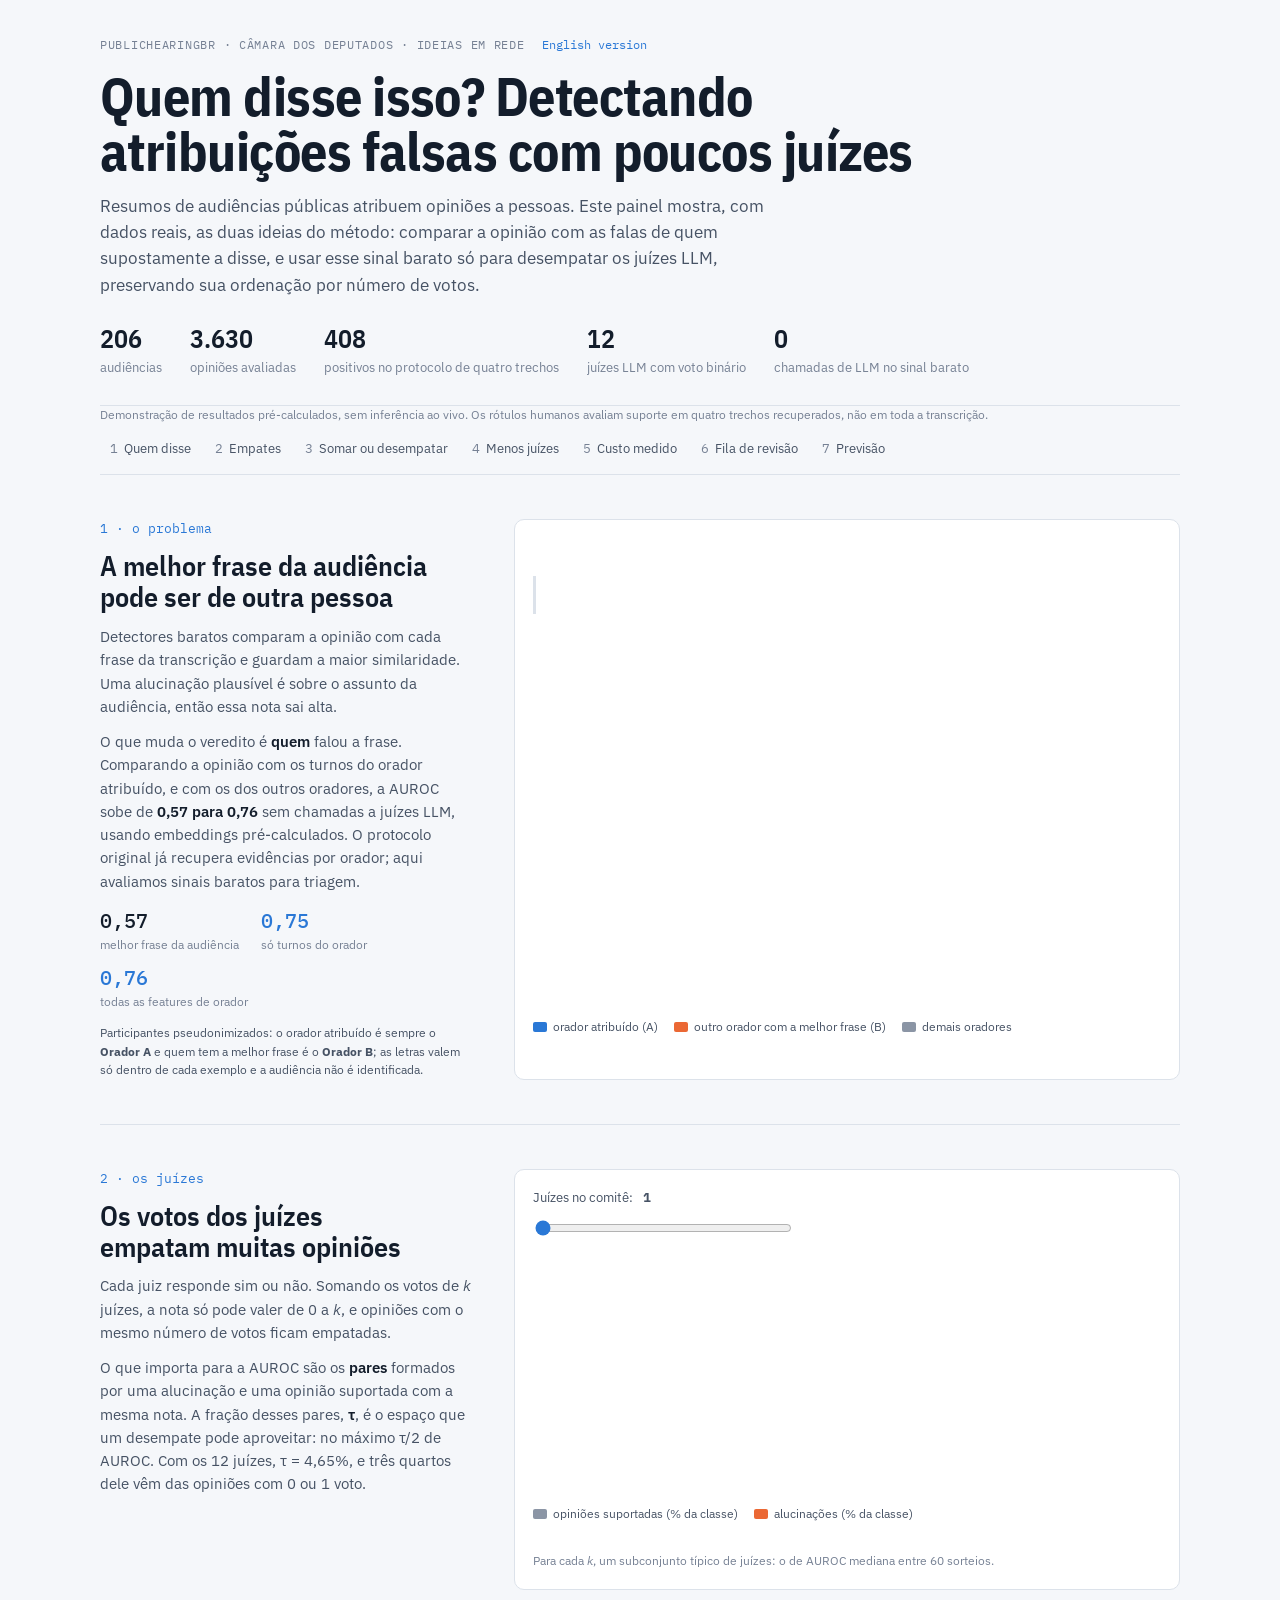
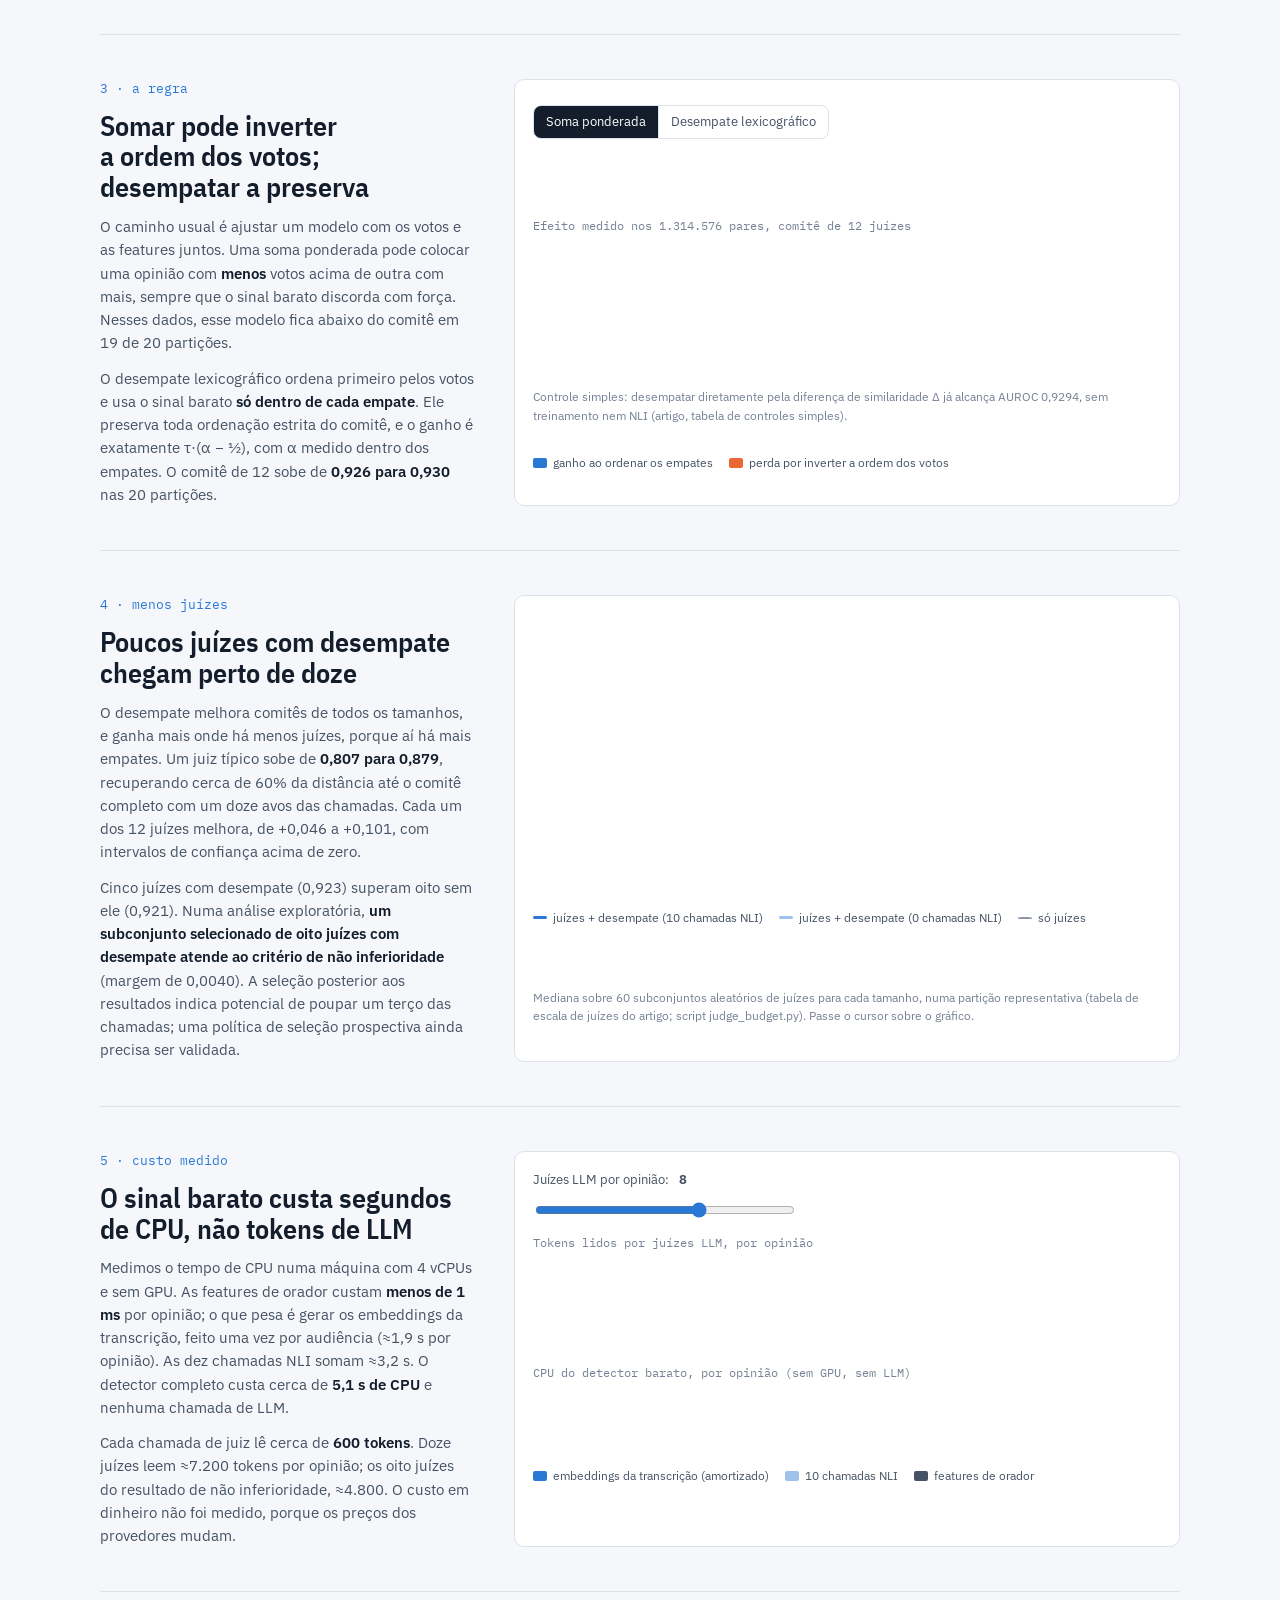
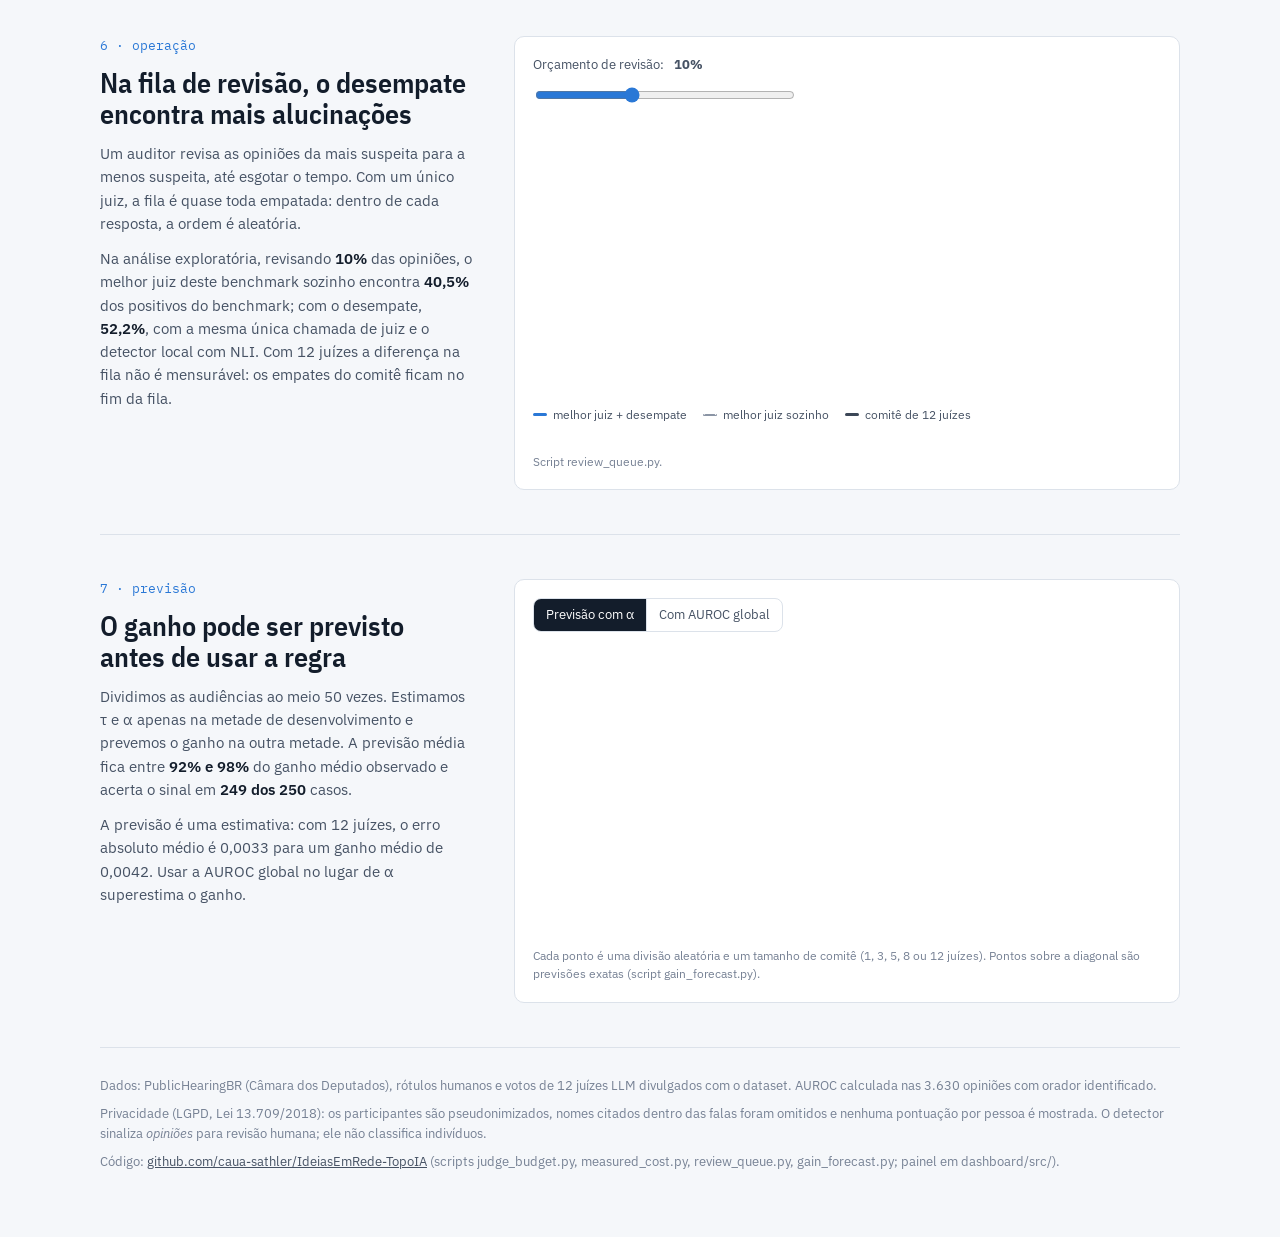
<file: dashboard/src/template_pt-br.html>
<!DOCTYPE html>
<html lang="pt-BR">
<head>
<meta charset="utf-8">
<meta name="viewport" content="width=device-width, initial-scale=1">
<title>Quem disse isso? · Painel</title>
<meta name="description" content="Painel interativo do artigo: verificação condicionada ao orador e desempate lexicográfico para detectar alucinações em resumos de audiências públicas (PublicHearingBR).">
<link rel="alternate" hreflang="en" href="en-dashboard.html">
<link rel="preconnect" href="https://fonts.googleapis.com">
<link rel="preconnect" href="https://fonts.gstatic.com" crossorigin>
<link rel="stylesheet" href="https://fonts.googleapis.com/css2?family=IBM+Plex+Mono:wght@400;500&family=IBM+Plex+Sans+Condensed:wght@500;600;700&family=IBM+Plex+Sans:ital,wght@0,400;0,500;0,600;1,400&display=swap">
<style>
:root{
  --bg:#f5f7fa; --surface:#ffffff; --ink:#131d2b; --ink-2:#465264; --muted:#768194;
  --rule:#dce2ea; --grid:#e9edf2; --chip:#eef2f7;
  --method:#2a78d6; --method-soft:rgba(42,120,214,.14);
  --halluc:#eb6834; --base:#8b95a5; --ref:#3c4757;
  --sans:"IBM Plex Sans",system-ui,-apple-system,"Segoe UI",Roboto,sans-serif;
  --cond:"IBM Plex Sans Condensed","IBM Plex Sans",system-ui,sans-serif;
  --mono:"IBM Plex Mono",ui-monospace,SFMono-Regular,Menlo,monospace;
}
@media (prefers-color-scheme: dark){
  :root:not([data-theme="light"]){
    color-scheme:dark;
    --bg:#0f141b; --surface:#161d26; --ink:#eef2f7; --ink-2:#b3bdca; --muted:#8893a3;
    --rule:#2a3441; --grid:#212a35; --chip:#1f2833;
    --method:#3987e5; --method-soft:rgba(57,135,229,.20);
    --halluc:#d95926; --base:#6f7a8a; --ref:#c9d1dc;
  }
}
:root[data-theme="dark"]{
  color-scheme:dark;
  --bg:#0f141b; --surface:#161d26; --ink:#eef2f7; --ink-2:#b3bdca; --muted:#8893a3;
  --rule:#2a3441; --grid:#212a35; --chip:#1f2833;
  --method:#3987e5; --method-soft:rgba(57,135,229,.20);
  --halluc:#d95926; --base:#6f7a8a; --ref:#c9d1dc;
}
*{box-sizing:border-box}
body{background:var(--bg);color:var(--ink);font-family:var(--sans);font-size:15px;line-height:1.55;margin:0}
.wrap{max-width:1120px;margin:0 auto;padding-inline:20px;padding-block:28px 64px}
header.top{display:grid;gap:14px;padding-block:8px 26px;border-bottom:1px solid var(--rule)}
.eyebrow{font-family:var(--mono);font-size:12px;letter-spacing:.06em;text-transform:uppercase;color:var(--muted)}
h1{font-family:var(--cond);font-weight:700;font-size:clamp(34px,5vw,54px);line-height:1.02;margin:0;text-wrap:balance;letter-spacing:-.01em}
.lede{max-width:68ch;color:var(--ink-2);font-size:17px;margin:0}
.kpis{display:flex;flex-wrap:wrap;gap:10px 28px;margin-top:6px}
.kpi{display:grid;gap:0}
.kpi b{font-family:var(--cond);font-weight:600;font-size:26px;font-variant-numeric:tabular-nums}
.kpi span{font-size:13px;color:var(--muted)}
nav.steps{position:sticky;top:env(safe-area-inset-top,0px);z-index:5;background:var(--bg);border-bottom:1px solid var(--rule);display:flex;gap:4px;overflow-x:auto;padding-block:10px}
nav.steps a{flex:0 0 auto;font-size:13px;color:var(--ink-2);text-decoration:none;padding:5px 10px;border-radius:6px;white-space:nowrap}
nav.steps a:hover,nav.steps a:focus-visible{background:var(--chip);color:var(--ink);outline:none}
nav.steps a span{font-family:var(--mono);color:var(--muted);margin-right:6px}
section.step{display:grid;grid-template-columns:minmax(0,.9fr) minmax(0,1.6fr);gap:22px 40px;padding-block:44px;border-bottom:1px solid var(--rule);scroll-margin-top:60px}
@media (max-width:820px){section.step{grid-template-columns:minmax(0,1fr)}}
.txt{display:grid;gap:12px;align-content:start}
.num{font-family:var(--mono);font-size:13px;color:var(--method)}
h2{font-family:var(--cond);font-weight:600;font-size:28px;line-height:1.1;margin:0;text-wrap:balance}
.txt p{margin:0;color:var(--ink-2);max-width:60ch}
.txt p strong{color:var(--ink);font-weight:600}
.viz{background:var(--surface);border:1px solid var(--rule);border-radius:10px;padding:18px;display:grid;gap:14px;min-width:0}
.controls{display:flex;flex-wrap:wrap;gap:8px;align-items:center}
.seg{display:inline-flex;border:1px solid var(--rule);border-radius:8px;overflow:hidden}
.seg button,.chipbtn{font:inherit;font-size:13px;border:0;background:transparent;color:var(--ink-2);padding:6px 12px;cursor:pointer}
.seg button+button{border-left:1px solid var(--rule)}
.seg button[aria-pressed="true"]{background:var(--ink);color:var(--surface)}
.seg button:focus-visible,.chipbtn:focus-visible,input[type=range]:focus-visible{outline:2px solid var(--method);outline-offset:2px}
.chipbtn{border:1px solid var(--rule);border-radius:999px;background:var(--surface)}
.chipbtn[aria-pressed="true"]{border-color:var(--ink);color:var(--ink);font-weight:500}
label.sl{display:flex;align-items:center;gap:10px;font-size:13px;color:var(--ink-2);flex-wrap:wrap}
input[type=range]{accent-color:var(--method);width:min(260px,100%)}
.readout{display:flex;flex-wrap:wrap;gap:8px 22px}
.readout div{display:grid}
.readout b{font-family:var(--mono);font-weight:500;font-size:20px;font-variant-numeric:tabular-nums}
.readout span{font-size:12px;color:var(--muted)}
.m{color:var(--method)} .h{color:var(--halluc)}
.quote{border-left:3px solid var(--rule);padding:4px 0 4px 14px;display:grid;gap:6px}
.quote p{margin:0;font-size:16px;color:var(--ink)}
.quote small{color:var(--muted);font-size:13px}
.pill{display:inline-block;font-size:12px;font-weight:500;padding:1px 9px;border-radius:999px;border:1px solid currentColor}
.pill.bad{color:var(--halluc)} .pill.ok{color:var(--method)}
.marker{font-family:var(--mono);font-size:12px;color:var(--muted)}
svg{display:block;width:100%;height:auto;overflow:visible}
svg text{font-family:var(--sans);fill:var(--ink-2);font-size:12px}
svg .t-muted{fill:var(--muted)} svg .t-ink{fill:var(--ink)} svg .t-mono{font-family:var(--mono)}
.legend{display:flex;flex-wrap:wrap;gap:6px 16px;font-size:12px;color:var(--ink-2)}
.legend i{display:inline-block;width:14px;height:10px;border-radius:2px;margin-right:6px;vertical-align:-1px}
.legend i.line{height:3px;border-radius:2px;vertical-align:3px}
.legend i.dash{height:0;border-top:2px dashed var(--base);background:none;vertical-align:3px}
.note{font-size:12px;color:var(--muted);margin:0}
.rank{display:grid;gap:6px}
.rank .row{display:grid;grid-template-columns:28px 1fr auto;align-items:center;gap:10px;padding:8px 12px;border:1px solid var(--rule);border-radius:8px;background:var(--bg);transition:transform .35s ease}
.rank .row.flip{border-color:var(--halluc)}
.rank .pos{font-family:var(--mono);color:var(--muted)}
.rank .val{font-family:var(--mono);font-size:13px;color:var(--ink-2)}
.tip{position:fixed;pointer-events:none;z-index:20;background:var(--ink);color:var(--surface);font-size:12px;line-height:1.4;padding:7px 9px;border-radius:6px;max-width:320px;opacity:0;transition:opacity .1s}
.tip b{font-family:var(--mono);font-weight:500}
table.mae{border-collapse:collapse;font-size:13px;width:100%}
table.mae th,table.mae td{padding:5px 8px;text-align:right;border-bottom:1px solid var(--grid);font-variant-numeric:tabular-nums}
table.mae th:first-child,table.mae td:first-child{text-align:left}
table.mae th{font-weight:500;color:var(--muted)}
.tablewrap{overflow-x:auto}
footer{padding-block:28px 0;display:grid;gap:8px;font-size:13px;color:var(--muted)}
footer a{color:var(--ink-2)}
@media (prefers-reduced-motion:reduce){*{transition:none!important}}
.langsw{margin-left:10px;text-transform:none;letter-spacing:0;white-space:nowrap}
.langsw a{color:var(--method);text-decoration:none}
.langsw a:hover,.langsw a:focus-visible{text-decoration:underline}
.quote small span[lang]{font-style:italic}
/*__DECK_CSS__*/
</style>
</head>
<body>
<div class="wrap">
<header class="top">
  <div class="eyebrow">PublicHearingBR · Câmara dos Deputados · Ideias em Rede <span class="langsw"><a href="en-dashboard.html" hreflang="en" lang="en">English version</a></span></div>
  <h1>Quem disse isso? Detectando atribuições falsas com poucos juízes</h1>
  <p class="lede">Resumos de audiências públicas atribuem opiniões a pessoas. Este painel mostra, com dados reais, as duas ideias do método: comparar a opinião com as falas de quem supostamente a disse, e usar esse sinal barato só para desempatar os juízes LLM, preservando sua ordenação por número de votos.</p>
  <div class="kpis">
    <div class="kpi"><b>206</b><span>audiências</span></div>
    <div class="kpi"><b>3.630</b><span>opiniões avaliadas</span></div>
    <div class="kpi"><b>408</b><span>positivos no protocolo de quatro trechos</span></div>
    <div class="kpi"><b>12</b><span>juízes LLM com voto binário</span></div>
    <div class="kpi"><b>0</b><span>chamadas de LLM no sinal barato</span></div>
  </div>
</header>

<p class="note">Demonstração de resultados pré-calculados, sem inferência ao vivo. Os rótulos humanos avaliam suporte em quatro trechos recuperados, não em toda a transcrição.</p>
<nav class="steps" aria-label="Etapas">
  <a href="#quem"><span>1</span>Quem disse</a>
  <a href="#empates"><span>2</span>Empates</a>
  <a href="#regra"><span>3</span>Somar ou desempatar</a>
  <a href="#juizes"><span>4</span>Menos juízes</a>
  <a href="#custo"><span>5</span>Custo medido</a>
  <a href="#fila"><span>6</span>Fila de revisão</a>
  <a href="#previsao"><span>7</span>Previsão</a>
</nav>

<section class="step" id="quem">
  <div class="txt">
    <div class="num">1 · o problema</div>
    <h2>A melhor frase da audiência pode ser de outra pessoa</h2>
    <p>Detectores baratos comparam a opinião com cada frase da transcrição e guardam a maior similaridade. Uma alucinação plausível é sobre o assunto da audiência, então essa nota sai alta.</p>
    <p>O que muda o veredito é <strong>quem</strong> falou a frase. Comparando a opinião com os turnos do orador atribuído, e com os dos outros oradores, a AUROC sobe de <strong>0,57 para 0,76</strong> sem chamadas a juízes LLM, usando embeddings pré-calculados. O protocolo original já recupera evidências por orador; aqui avaliamos sinais baratos para triagem.</p>
    <div class="readout" aria-live="polite">
      <div><b>0,57</b><span>melhor frase da audiência</span></div>
      <div><b class="m">0,75</b><span>só turnos do orador</span></div>
      <div><b class="m">0,76</b><span>todas as features de orador</span></div>
    </div>
    <p class="note">Participantes pseudonimizados: o orador atribuído é sempre o <b>Orador A</b> e quem tem a melhor frase é o <b>Orador B</b>; as letras valem só dentro de cada exemplo e a audiência não é identificada.</p>
  </div>
  <div class="viz">
    <div class="controls" id="ex-btns" role="group" aria-label="Escolher exemplo"></div>
    <div class="quote">
      <p id="ex-op"></p>
      <small id="ex-meta"></small>
    </div>
    <div>
      <div class="marker" id="ex-strip-lbl"></div>
      <svg id="ex-strip" viewBox="0 0 760 96" role="img" aria-label="Turnos da audiência e similaridade com a opinião"></svg>
    </div>
    <svg id="ex-bars" viewBox="0 0 760 240" role="img" aria-label="Melhor similaridade por orador"></svg>
    <div class="readout" id="ex-read"></div>
    <div class="legend"><span><i style="background:var(--method)"></i>orador atribuído (A)</span><span><i style="background:var(--halluc)"></i>outro orador com a melhor frase (B)</span><span><i style="background:var(--base)"></i>demais oradores</span></div>
  </div>
</section>

<section class="step" id="empates">
  <div class="txt">
    <div class="num">2 · os juízes</div>
    <h2>Os votos dos juízes empatam muitas opiniões</h2>
    <p>Cada juiz responde sim ou não. Somando os votos de <em>k</em> juízes, a nota só pode valer de 0 a <em>k</em>, e opiniões com o mesmo número de votos ficam empatadas.</p>
    <p>O que importa para a AUROC são os <strong>pares</strong> formados por uma alucinação e uma opinião suportada com a mesma nota. A fração desses pares, <strong>τ</strong>, é o espaço que um desempate pode aproveitar: no máximo τ/2 de AUROC. Com os 12 juízes, τ = 4,65%, e três quartos dele vêm das opiniões com 0 ou 1 voto.</p>
  </div>
  <div class="viz">
    <div class="controls">
      <label class="sl" for="k-emp">Juízes no comitê: <b id="k-emp-v" class="t-mono">1</b>
        <input type="range" id="k-emp" min="1" max="12" step="1" value="1"></label>
    </div>
    <svg id="emp-chart" viewBox="0 0 760 290" role="img" aria-label="Distribuição dos votos por classe"></svg>
    <div class="legend"><span><i style="background:var(--base)"></i>opiniões suportadas (% da classe)</span><span><i style="background:var(--halluc)"></i>alucinações (% da classe)</span></div>
    <div class="readout" id="emp-read"></div>
    <p class="note">Para cada <em>k</em>, um subconjunto típico de juízes: o de AUROC mediana entre 60 sorteios.</p>
  </div>
</section>

<section class="step" id="regra">
  <div class="txt">
    <div class="num">3 · a regra</div>
    <h2>Somar pode inverter a ordem dos votos; desempatar a preserva</h2>
    <p>O caminho usual é ajustar um modelo com os votos e as features juntos. Uma soma ponderada pode colocar uma opinião com <strong>menos</strong> votos acima de outra com mais, sempre que o sinal barato discorda com força. Nesses dados, esse modelo fica abaixo do comitê em 19 de 20 partições.</p>
    <p>O desempate lexicográfico ordena primeiro pelos votos e usa o sinal barato <strong>só dentro de cada empate</strong>. Ele preserva toda ordenação estrita do comitê, e o ganho é exatamente τ·(α − ½), com α medido dentro dos empates. O comitê de 12 sobe de <strong>0,926 para 0,930</strong> nas 20 partições.</p>
  </div>
  <div class="viz">
    <div class="controls">
      <div class="seg" role="group" aria-label="Regra de combinação">
        <button type="button" id="r-soma" aria-pressed="true">Soma ponderada</button>
        <button type="button" id="r-lex" aria-pressed="false">Desempate lexicográfico</button>
      </div>
    </div>
    <div class="rank" id="rank"></div>
    <p class="note" id="rank-note"></p>
    <div>
      <div class="marker">Efeito medido nos 1.314.576 pares, comitê de 12 juízes</div>
      <svg id="dec-chart" viewBox="0 0 760 150" role="img" aria-label="Ganho nos empates e perda por inversões"></svg>
    </div>
    <p class="note">Controle simples: desempatar diretamente pela diferença de similaridade Δ já alcança AUROC 0,9294, sem treinamento nem NLI (artigo, tabela de controles simples).</p>
    <div class="legend"><span><i style="background:var(--method)"></i>ganho ao ordenar os empates</span><span><i style="background:var(--halluc)"></i>perda por inverter a ordem dos votos</span></div>
  </div>
</section>

<section class="step" id="juizes">
  <div class="txt">
    <div class="num">4 · menos juízes</div>
    <h2>Poucos juízes com desempate chegam perto de doze</h2>
    <p>O desempate melhora comitês de todos os tamanhos, e ganha mais onde há menos juízes, porque aí há mais empates. Um juiz típico sobe de <strong>0,807 para 0,879</strong>, recuperando cerca de 60% da distância até o comitê completo com um doze avos das chamadas. Cada um dos 12 juízes melhora, de +0,046 a +0,101, com intervalos de confiança acima de zero.</p>
    <p>Cinco juízes com desempate (0,923) superam oito sem ele (0,921). Numa análise exploratória, <strong>um subconjunto selecionado de oito juízes com desempate atende ao critério de não inferioridade</strong> (margem de 0,0040). A seleção posterior aos resultados indica potencial de poupar um terço das chamadas; uma política de seleção prospectiva ainda precisa ser validada.</p>
  </div>
  <div class="viz">
    <svg id="lad-chart" viewBox="0 0 760 320" role="img" aria-label="AUROC por número de juízes"></svg>
    <div class="legend"><span><i class="line" style="background:var(--method)"></i>juízes + desempate (10 chamadas NLI)</span><span><i class="line" style="background:var(--method);opacity:.45"></i>juízes + desempate (0 chamadas NLI)</span><span><i class="dash"></i>só juízes</span></div>
    <div class="readout" id="lad-read"></div>
    <p class="note">Mediana sobre 60 subconjuntos aleatórios de juízes para cada tamanho, numa partição representativa (tabela de escala de juízes do artigo; script judge_budget.py). Passe o cursor sobre o gráfico.</p>
  </div>
</section>

<section class="step" id="custo">
  <div class="txt">
    <div class="num">5 · custo medido</div>
    <h2>O sinal barato custa segundos de CPU, não tokens de LLM</h2>
    <p>Medimos o tempo de CPU numa máquina com 4 vCPUs e sem GPU. As features de orador custam <strong>menos de 1 ms</strong> por opinião; o que pesa é gerar os embeddings da transcrição, feito uma vez por audiência (≈1,9 s por opinião). As dez chamadas NLI somam ≈3,2 s. O detector completo custa cerca de <strong>5,1 s de CPU</strong> e nenhuma chamada de LLM.</p>
    <p>Cada chamada de juiz lê cerca de <strong>600 tokens</strong>. Doze juízes leem ≈7.200 tokens por opinião; os oito juízes do resultado de não inferioridade, ≈4.800. O custo em dinheiro não foi medido, porque os preços dos provedores mudam.</p>
  </div>
  <div class="viz">
    <div class="controls">
      <label class="sl" for="kc">Juízes LLM por opinião: <b id="kc-v" class="t-mono">8</b>
        <input type="range" id="kc" min="1" max="12" step="1" value="8"></label>
    </div>
    <div>
      <div class="marker">Tokens lidos por juízes LLM, por opinião</div>
      <svg id="tok-chart" viewBox="0 0 760 118" role="img" aria-label="Tokens lidos por juízes LLM por opinião"></svg>
    </div>
    <div>
      <div class="marker">CPU do detector barato, por opinião (sem GPU, sem LLM)</div>
      <svg id="cpu-chart" viewBox="0 0 760 84" role="img" aria-label="Tempo de CPU do detector barato por opinião"></svg>
    </div>
    <div class="legend"><span><i style="background:var(--method)"></i>embeddings da transcrição (amortizado)</span><span><i style="background:var(--method);opacity:.45"></i>10 chamadas NLI</span><span><i style="background:var(--ink-2)"></i>features de orador</span></div>
    <div class="readout" id="kc-read"></div>
    <div class="tablewrap"><table class="mae" id="cost-table"></table></div>
    <p class="note" id="cost-note"></p>
  </div>
</section>

<section class="step" id="fila">
  <div class="txt">
    <div class="num">6 · operação</div>
    <h2>Na fila de revisão, o desempate encontra mais alucinações</h2>
    <p>Um auditor revisa as opiniões da mais suspeita para a menos suspeita, até esgotar o tempo. Com um único juiz, a fila é quase toda empatada: dentro de cada resposta, a ordem é aleatória.</p>
    <p>Na análise exploratória, revisando <strong>10%</strong> das opiniões, o melhor juiz deste benchmark sozinho encontra <strong>40,5%</strong> dos positivos do benchmark; com o desempate, <strong>52,2%</strong>, com a mesma única chamada de juiz e o detector local com NLI. Com 12 juízes a diferença na fila não é mensurável: os empates do comitê ficam no fim da fila.</p>
  </div>
  <div class="viz">
    <div class="controls">
      <label class="sl" for="bud">Orçamento de revisão: <b id="bud-v" class="t-mono">10%</b>
        <input type="range" id="bud" min="0" max="11" step="1" value="4"></label>
    </div>
    <svg id="q-chart" viewBox="0 0 760 330" role="img" aria-label="Alucinações encontradas por orçamento de revisão"></svg>
    <div class="legend"><span><i class="line" style="background:var(--method)"></i>melhor juiz + desempate</span><span><i class="dash"></i>melhor juiz sozinho</span><span><i class="line" style="background:var(--ref)"></i>comitê de 12 juízes</span></div>
    <div class="readout" id="q-read"></div>
    <p class="note">Script review_queue.py.</p>
  </div>
</section>

<section class="step" id="previsao">
  <div class="txt">
    <div class="num">7 · previsão</div>
    <h2>O ganho pode ser previsto antes de usar a regra</h2>
    <p>Dividimos as audiências ao meio 50 vezes. Estimamos τ e α apenas na metade de desenvolvimento e prevemos o ganho na outra metade. A previsão média fica entre <strong>92% e 98%</strong> do ganho médio observado e acerta o sinal em <strong>249 dos 250</strong> casos.</p>
    <p>A previsão é uma estimativa: com 12 juízes, o erro absoluto médio é 0,0033 para um ganho médio de 0,0042. Usar a AUROC global no lugar de α superestima o ganho.</p>
  </div>
  <div class="viz">
    <div class="controls">
      <div class="seg" role="group" aria-label="Quantidade usada na previsão">
        <button type="button" id="p-alpha" aria-pressed="true">Previsão com α</button>
        <button type="button" id="p-glob" aria-pressed="false">Com AUROC global</button>
      </div>
    </div>
    <svg id="p-chart" viewBox="0 0 760 330" role="img" aria-label="Ganho previsto contra ganho observado"></svg>
    <div class="tablewrap"><table class="mae" id="p-table"></table></div>
    <p class="note">Cada ponto é uma divisão aleatória e um tamanho de comitê (1, 3, 5, 8 ou 12 juízes). Pontos sobre a diagonal são previsões exatas (script gain_forecast.py).</p>
  </div>
</section>

<footer>
  <div>Dados: PublicHearingBR (Câmara dos Deputados), rótulos humanos e votos de 12 juízes LLM divulgados com o dataset. AUROC calculada nas 3.630 opiniões com orador identificado.</div>
  <div>Privacidade (LGPD, Lei 13.709/2018): os participantes são pseudonimizados, nomes citados dentro das falas foram omitidos e nenhuma pontuação por pessoa é mostrada. O detector sinaliza <em>opiniões</em> para revisão humana; ele não classifica indivíduos.</div>
  <div>Código: <a href="https://github.com/caua-sathler/IdeiasEmRede-TopoIA" target="_blank" rel="noopener">github.com/caua-sathler/IdeiasEmRede-TopoIA</a> (scripts <span class="t-mono">judge_budget.py</span>, <span class="t-mono">measured_cost.py</span>, <span class="t-mono">review_queue.py</span>, <span class="t-mono">gain_forecast.py</span>; painel em <span class="t-mono">dashboard/src/</span>).</div>
</footer>
</div>
<div class="tip" id="tip" role="tooltip"></div>

<script>
const D = __DATA__;
const L = {
  deck: {link: "Modo apresentação", exit: "Sair da apresentação", cam: "câmera", endTitle: "Código aberto e reprodutível", hint: "→ avançar · ← voltar · C câmera · H ocultar · T tema · F tela cheia · P sair"},
  dec: ",", loc: "pt-BR", ord: "º", orig: "Original:",
  exLabel: {figura: "Exemplo do artigo (Fig. 1)", ma: "Má-atribuição", suportada: "Opinião suportada"},
  rot: {"não suportada": "não suportada", "suportada": "suportada"},
  spk: id => id === "*" ? "Presidência" : "Orador " + id,
  metaFig: " · caso da Figura 1 do artigo",
  attributed: "Atribuída ao",
  label: "rótulo humano",
  strip: (tot, n) => `Transcrição: ${tot} frases em ${n} turnos · altura = maior similaridade com a opinião no turno`,
  start: "início da audiência", end: "fim",
  sent: "frases", bestSim: "melhor similaridade", sim: "similaridade",
  rWhole: "nota de quem olha a audiência inteira", rOwn: "melhor frase do Orador A", rDelta: "Δ: quanto outro orador apoia melhor",
  votes: i => `${i} voto${i === 1 ? "" : "s"}`, grounded: "suportadas", halluc: "alucinações", tiedPairs: "pares empatados",
  votesAxis: "votos recebidos",
  tau: "τ: pares alucinação–suportada empatados", aucVotes: "AUROC só com os votos", maxGain: "ganho máximo de um desempate (τ/2)",
  opinion: "Opinião", votesOf: "votos de 12", cheap: "sinal barato", sum: "soma",
  noteSum: `<span class="h">A opinião x, com 4 votos, passou à frente de y, com 5.</span> A soma inverteu a ordem dos votos porque o sinal barato discordou.`,
  noteLex: `<span class="m">A ordem dos votos é mantida.</span> O sinal barato só separa y de z, que os juízes haviam empatado com 5 votos.`,
  decRows: ["Soma (stacking)", "Desempate lexicográfico"], gainTies: "ganho nos empates", lossInv: "perda por inversões", pairsInv: "1,33% dos pares invertidos",
  net: "líquido", zeroInv: "0 inversões",
  judges: k => k === 1 ? "juiz" : "juízes", judgesAxis: "juízes LLM por opinião", full12: "12 juízes: ", withTb: "com desempate",
  onlyJ: "só juízes", withTbNli: "com desempate", withTb0: "desempate sem NLI", gain: "ganho",
  budAxis: "parcela das opiniões enviadas a um revisor humano",
  qJ: "melhor juiz sozinho", qL: "com desempate (1 chamada)", qD: "diferença", qC: "comitê de 12 (referência)",
  predAxis: "ganho previsto (AUROC)", obsAxis: "ganho observado", exact: "previsão exata", pred: "previsto", obs: "observado",
  pHead: ["Juízes", "ganho observado", "previsto (média)", "erro absoluto médio"],
  tokAxisJ: k => `${k} ${k === 1 ? "juiz" : "juízes"}`, tok12: "comitê de 12", tokCheap: "detector barato", tokens: "tokens",
  cpuEmb: "embeddings", cpuNli: "NLI", cpuFeat: "features",
  kcTok: "tokens de LLM por opinião", kcSave: "a menos que o comitê de 12", kcSo: "AUROC só juízes", kcLex: "AUROC com desempate", kcCpu: "CPU extra, sem LLM",
  costHead: ["Componente", "Custo medido"],
  costRows: c => [
    ["parsing de oradores, casamento de nomes e features de orador", `${fmt(c.feat_ms, 2)} ms / opinião`],
    [`embeddings da transcrição (uma vez por audiência; ${nf(Math.round(c.frases_aud))} frases em média)`, `${fmt(c.emb_aud_s, 1)} s / audiência`],
    [` amortizado nas ${fmt(c.op_por_aud, 1)} opiniões de uma audiência`, `≈${fmt(c.emb_op_s, 1)} s / opinião`],
    ["NLI, dez pares de frases", `≈${fmt(c.nli_s, 1)} s / opinião`],
    ["tokens lidos por um juiz (4 trechos + opinião)", `${nf(c.tok_med)} (mediana), ${nf(c.tok_p95)} (p95)`],
    ["tokens de uma transcrição inteira, para contraste (média, 40 audiências)", nf(c.tok_transc)]],
  costNote: c => `Hardware: ${c.hw}. Tokens contados com o tokenizador XLM-R como aproximação, sem o texto fixo do prompt dos juízes. Medições por componente; não incluem embedding da opinião nem recuperação/indexação. Script measured_cost.py.`
};
const NS = "http://www.w3.org/2000/svg";
const $ = id => document.getElementById(id);
const HOOK = {};   // hooks used by the presentation mode (deck.js)
const fmt = (v, d=3) => v.toFixed(d).replace(".", L.dec);
const nf = v => v.toLocaleString(L.loc);
const pct = v => fmt(v, 1) + "%";
function el(tag, attrs={}, parent){ const e=document.createElementNS(NS,tag); for(const k in attrs) e.setAttribute(k,attrs[k]); if(parent) parent.appendChild(e); return e; }
function txt(parent,x,y,s,attrs={}){ const t=el("text",Object.assign({x,y},attrs),parent); t.textContent=s; return t; }
const tip=$("tip");
function showTip(ev,html){ tip.innerHTML=html; tip.style.opacity=1; const x=Math.min(ev.clientX+14, innerWidth-tip.offsetWidth-8); const y=Math.min(ev.clientY+14, innerHeight-tip.offsetHeight-8); tip.style.left=x+"px"; tip.style.top=y+"px"; }
function hideTip(){ tip.style.opacity=0; }
function hover(node,html){ node.addEventListener("pointermove",e=>showTip(e,html())); node.addEventListener("pointerleave",hideTip); }
function press(btns, on){ btns.forEach(b=>b.setAttribute("aria-pressed", String(b===on))); }
const esc = s => String(s).replace(/[&<>"]/g, c => ({"&":"&amp;","<":"&lt;",">":"&gt;",'"':"&quot;"}[c]));
</script>
<script>
/* ---------- 1. who said it ---------- */
let exI = 0;
const exBtns = $("ex-btns");
let nMa = 0;
D.exemplos.forEach((e,i)=>{
  const b=document.createElement("button"); b.type="button"; b.className="chipbtn"; b.id="ex-"+i;
  b.textContent = L.exLabel[e.tipo] + (e.tipo==="ma" ? " " + (++nMa) : "");
  b.addEventListener("click",()=>{ exI=i; drawEx(); }); exBtns.appendChild(b);
});
function drawEx(){
  const e = D.exemplos[exI];
  press([...exBtns.children], exBtns.children[exI]);
  const fr = o => L.loc === "pt-BR" ? o.frase : o.frase_en;
  $("ex-op").textContent = "“" + (L.loc === "pt-BR" ? e.opiniao : e.opiniao_en) + "”";
  const ok = e.rotulo==="suportada";
  $("ex-meta").innerHTML = `${L.attributed} <b>${L.spk("A")}</b> · ${L.label} <span class="pill ${ok?"ok":"bad"}">${L.rot[e.rotulo]}</span>${e.tipo==="figura"?L.metaFig:""}` +
    (L.loc === "pt-BR" ? "" : `<br><span lang="pt-BR">${L.orig} “${esc(e.opiniao)}”</span>`);
  const s=$("ex-strip"); s.innerHTML=""; const W=760, H=96, top=8, base=80;
  const tot=e.turnos.reduce((a,r)=>a+r[1],0); let x=0;
  $("ex-strip-lbl").textContent = L.strip(tot, e.turnos.length);
  el("line",{x1:0,x2:W,y1:base,y2:base,stroke:"var(--rule)"},s);
  e.turnos.forEach(r=>{
    const w=Math.max(1,(r[1]/tot)*W-1), c=r[2]; const h=Math.max(2,(Math.max(0,c-0.1)/0.85)*(base-top));
    const role = r[0]===e.orador?"var(--method)":(r[0]===e.melhor_outro?"var(--halluc)":"var(--base)");
    const rect=el("rect",{x:x,y:base-h,width:w,height:h,fill:role,rx:1,opacity:r[0]===e.orador||r[0]===e.melhor_outro?1:.55},s);
    hover(rect,()=>`<div>${L.spk(r[0])}</div><div>${r[1]} ${L.sent} · ${L.bestSim} <b>${fmt(c)}</b></div>`);
    x+=(r[1]/tot)*W;
  });
  txt(s,0,H-2,L.start,{class:"t-muted","font-size":11});
  txt(s,W,H-2,L.end,{class:"t-muted","font-size":11,"text-anchor":"end"});
  const b=$("ex-bars"); b.innerHTML=""; const rows=e.oradores, Lf=150, R=60, BW=760-Lf-R, rh=30;
  b.setAttribute("viewBox",`0 0 760 ${rows.length*rh+30}`);
  [0,.25,.5,.75,1].forEach(t=>{ const gx=Lf+t*BW; el("line",{x1:gx,x2:gx,y1:0,y2:rows.length*rh,stroke:"var(--grid)"},b); txt(b,gx,rows.length*rh+18,fmt(t,2),{class:"t-muted","text-anchor":"middle","font-size":11}); });
  rows.forEach((o,i)=>{
    const y=i*rh+5, w=o.cos*BW;
    const role = o.id===e.orador?"var(--method)":(o.id===e.melhor_outro?"var(--halluc)":"var(--base)");
    txt(b,Lf-10,y+15,L.spk(o.id),{"text-anchor":"end",class:o.id===e.orador||o.id===e.melhor_outro?"t-ink":"", "font-weight":o.id===e.orador?600:400});
    const r=el("rect",{x:Lf,y:y+3,width:Math.max(2,w),height:rh-12,rx:3,fill:role},b);
    txt(b,Lf+w+6,y+15,fmt(o.cos),{class:"t-mono","font-size":12});
    hover(r,()=>`<div><b>${L.spk(o.id)}</b> · ${o.n_frases} ${L.sent}</div><div style="margin-top:4px">“${esc(fr(o))}”</div><div style="margin-top:4px">${L.sim} <b>${fmt(o.cos)}</b></div>`);
  });
  $("ex-read").innerHTML = `<div><b>${fmt(Math.max(e.cos_s,e.best_other))}</b><span>${L.rWhole}</span></div>
    <div><b class="m">${fmt(e.cos_s)}</b><span>${L.rOwn}</span></div>
    <div><b class="${e.delta>0?"h":"m"}">${e.delta>0?"+":""}${fmt(e.delta,2)}</b><span>${L.rDelta}</span></div>`;
}
drawEx();

/* ---------- 2. ties ---------- */
function drawEmp(k){
  const c=D.comite[k-1], P=D.totais.pos, N=D.totais.neg;
  $("k-emp-v").textContent=k;
  const s=$("emp-chart"); s.innerHTML=""; const W=760,Lf=46,B=250,T=12;
  const pp=c.pos.map(v=>100*v/P), nn=c.neg.map(v=>100*v/N);
  const ymax=Math.ceil(Math.max(...pp,...nn)/20)*20||20;
  const y=v=>B-(v/ymax)*(B-T);
  for(let g=0; g<=ymax; g+= (ymax>60?20:10)){ el("line",{x1:Lf,x2:W,y1:y(g),y2:y(g),stroke:"var(--grid)"},s); txt(s,Lf-8,y(g)+4,g+"%",{"text-anchor":"end",class:"t-muted","font-size":11}); }
  const n=k+1, slot=(W-Lf)/n, bw=Math.min(28,slot*0.36);
  for(let i=0;i<n;i++){
    const cx=Lf+slot*(i+.5);
    const r1=el("rect",{x:cx-bw-1,y:y(nn[i]),width:bw,height:B-y(nn[i]),fill:"var(--base)",rx:2},s);
    const r2=el("rect",{x:cx+1,y:y(pp[i]),width:bw,height:B-y(pp[i]),fill:"var(--halluc)",rx:2},s);
    const pairs=c.pos[i]*c.neg[i];
    [r1,r2].forEach(r=>hover(r,()=>`<div><b>${L.votes(i)}</b></div><div>${nf(c.neg[i])} ${L.grounded} (${pct(nn[i])})</div><div>${nf(c.pos[i])} ${L.halluc} (${pct(pp[i])})</div><div>${L.tiedPairs}: <b>${nf(pairs)}</b></div>`));
    txt(s,cx,B+16,String(i),{"text-anchor":"middle",class:"t-muted","font-size":11});
  }
  el("line",{x1:Lf,x2:W,y1:B,y2:B,stroke:"var(--rule)"},s);
  txt(s,(Lf+W)/2,B+34,L.votesAxis,{"text-anchor":"middle",class:"t-muted","font-size":11});
  $("emp-read").innerHTML=`<div><b>${fmt(100*c.tau,1)}%</b><span>${L.tau}</span></div>
    <div><b>${fmt(c.auc)}</b><span>${L.aucVotes}</span></div>
    <div><b class="m">${fmt(c.tau/2,3)}</b><span>${L.maxGain}</span></div>`;
}
$("k-emp").addEventListener("input",e=>drawEmp(+e.target.value));
drawEmp(1);

/* ---------- 3. sum vs lexicographic ---------- */
const items=[{id:"x",v:4,s:.95},{id:"y",v:5,s:.10},{id:"z",v:5,s:.90}];
function drawRank(mode){
  press([$("r-soma"),$("r-lex")], mode==="soma"?$("r-soma"):$("r-lex"));
  const sc = mode==="soma" ? (it=>it.v/12+it.s) : (it=>it.v*10+it.s);
  const order=[...items].sort((a,b)=>sc(b)-sc(a));
  const box=$("rank"); box.innerHTML="";
  order.forEach((it,i)=>{
    const flip = mode==="soma" && it.id==="x";
    const d=document.createElement("div"); d.className="row"+(flip?" flip":"");
    d.innerHTML=`<span class="pos">${i+1}${L.ord}</span><span>${L.opinion} <b>${it.id}</b> · ${it.v} ${L.votesOf} · ${L.cheap} ${fmt(it.s,2)}</span><span class="val">${mode==="soma"?L.sum+" "+fmt(sc(it),2):"("+it.v+"; "+fmt(it.s,2)+")"}</span>`;
    box.appendChild(d);
  });
  $("rank-note").innerHTML = mode==="soma" ? L.noteSum : L.noteLex;
}
$("r-soma").addEventListener("click",()=>drawRank("soma"));
$("r-lex").addEventListener("click",()=>drawRank("lex"));
drawRank("soma");
(function(){
  const s=$("dec-chart"), W=760, Lf=170, R=40, z=Lf+(W-Lf-R)*0.4, sc=(W-Lf-R)*0.6/0.005, M=D.mecanismo;
  const rows=[{n:L.decRows[0],g:+(M.stacking.emp-M.comite.emp).toFixed(4),l:+(M.stacking.sep-M.comite.sep).toFixed(4)},
              {n:L.decRows[1],g:+(M.lex.emp-M.comite.emp).toFixed(4),l:+(M.lex.sep-M.comite.sep).toFixed(4)}];
  el("line",{x1:z,x2:z,y1:0,y2:120,stroke:"var(--ink-2)"},s);
  [-.002,0,.002,.004].forEach(t=>{ const x=z+t*sc; el("line",{x1:x,x2:x,y1:0,y2:120,stroke:"var(--grid)"},s); txt(s,x,138,(t>0?"+":"")+fmt(t,3),{"text-anchor":"middle",class:"t-muted","font-size":11}); });
  rows.forEach((r,i)=>{
    const y=12+i*52;
    txt(s,Lf-12,y+22,r.n,{"text-anchor":"end",class:"t-ink"});
    const g=el("rect",{x:z,y:y+4,width:r.g*sc,height:16,rx:3,fill:"var(--method)"},s);
    hover(g,()=>`${L.gainTies} <b>+${fmt(r.g,4)}</b>`);
    if(r.l<0){ const l=el("rect",{x:z+r.l*sc,y:y+24,width:-r.l*sc,height:16,rx:3,fill:"var(--halluc)"},s); hover(l,()=>`${L.lossInv} <b>${fmt(r.l,4)}</b> (${L.pairsInv})`); }
    txt(s,z+Math.max(r.g,0)*sc+8,y+16,L.net+" "+(r.g+r.l>=0?"+":"")+fmt(r.g+r.l,4),{class:"t-mono","font-size":12});
    if(r.l===0) txt(s,z+6,y+36,L.zeroInv,{class:"t-muted","font-size":11});
  });
})();

/* ---------- 4. fewer judges (ladder) ---------- */
(function(){
  const s=$("lad-chart"), W=760,Lf=52,R=150,T=14,B=276, E=D.escada, top=E[11].so;
  const x=k=>Lf+(k-1)/11*(W-Lf-R), y=v=>B-(v-.80)/(.94-.80)*(B-T);
  [.80,.82,.84,.86,.88,.90,.92,.94].forEach(g=>{ el("line",{x1:Lf,x2:W-R,y1:y(g),y2:y(g),stroke:"var(--grid)"},s); txt(s,Lf-8,y(g)+4,fmt(g,2),{"text-anchor":"end",class:"t-muted","font-size":11}); });
  E.forEach(e=>txt(s,x(e.k),B+18,String(e.k),{"text-anchor":"middle",class:"t-muted","font-size":11}));
  txt(s,(Lf+W-R)/2,B+36,L.judgesAxis,{"text-anchor":"middle",class:"t-muted","font-size":11});
  el("line",{x1:Lf,x2:W-R,y1:y(top),y2:y(top),stroke:"var(--ref)","stroke-dasharray":"2 4"},s);
  txt(s,W-R+8,y(top)+12,L.full12+fmt(top,4),{class:"t-muted","font-size":11});
  const area="M"+E.map(e=>`${x(e.k)},${y(e.lex)}`).join("L")+"L"+[...E].reverse().map(e=>`${x(e.k)},${y(e.so)}`).join("L")+"Z";
  el("path",{d:area,fill:"var(--method-soft)"},s);
  el("path",{d:"M"+E.map(e=>`${x(e.k)},${y(e.so)}`).join("L"),fill:"none",stroke:"var(--base)","stroke-width":2,"stroke-dasharray":"6 4"},s);
  el("path",{d:"M"+E.map(e=>`${x(e.k)},${y(e.lex0)}`).join("L"),fill:"none",stroke:"var(--method)","stroke-width":1.5,opacity:.45},s);
  el("path",{d:"M"+E.map(e=>`${x(e.k)},${y(e.lex)}`).join("L"),fill:"none",stroke:"var(--method)","stroke-width":2.5},s);
  txt(s,W-R+8,y(E[11].lex)-6,L.withTb,{class:"t-ink","font-size":12});
  const cross=el("line",{x1:0,x2:0,y1:T,y2:B,stroke:"var(--ink-2)",opacity:0},s);
  const d1=el("circle",{r:5,fill:"var(--method)",stroke:"var(--surface)","stroke-width":2,opacity:0},s);
  const d2=el("circle",{r:5,fill:"var(--base)",stroke:"var(--surface)","stroke-width":2,opacity:0},s);
  function read(k){ const e=E[k-1];
    $("lad-read").innerHTML=`<div><b>${k}</b><span>${L.judges(k)}</span></div><div><b>${fmt(e.so,4)}</b><span>${L.onlyJ}</span></div><div><b class="m">${fmt(e.lex,4)}</b><span>${L.withTbNli}</span></div><div><b class="m">+${fmt(e.lex-e.so,4)}</b><span>${L.gain}</span></div><div><b>${fmt(e.lex0,4)}</b><span>${L.withTb0}</span></div>`;
    [cross,d1,d2].forEach(n=>n.setAttribute("opacity",1)); cross.setAttribute("x1",x(k)); cross.setAttribute("x2",x(k));
    d1.setAttribute("cx",x(k)); d1.setAttribute("cy",y(e.lex)); d2.setAttribute("cx",x(k)); d2.setAttribute("cy",y(e.so)); }
  const hit=el("rect",{x:Lf,y:T,width:W-Lf-R,height:B-T,fill:"transparent"},s);
  hit.addEventListener("pointermove",ev=>{ const p=s.createSVGPoint(); p.x=ev.clientX; p.y=ev.clientY; const q=p.matrixTransform(s.getScreenCTM().inverse()); const k=Math.max(1,Math.min(12,Math.round((q.x-Lf)/(W-Lf-R)*11+1))); read(k); const e=E[k-1]; showTip(ev,`<b>${k}</b> ${L.judges(k)}<br>${L.onlyJ} <b>${fmt(e.so,4)}</b><br>${L.withTbNli} <b>${fmt(e.lex,4)}</b>`); });
  hit.addEventListener("pointerleave",hideTip);
  read(1);
  HOOK.lad = read;
})();

/* ---------- 5. measured cost ---------- */
(function(){
  const C=D.custo, E=D.escada, W=760, Lf=150, R=120;
  // CPU bar (static)
  const cs=$("cpu-chart"), smax=6, sx=v=>Lf+v/smax*(W-Lf-R);
  [0,1,2,3,4,5,6].forEach(t=>{ el("line",{x1:sx(t),x2:sx(t),y1:4,y2:48,stroke:"var(--grid)"},cs); txt(cs,sx(t),66,t+" s",{"text-anchor":"middle",class:"t-muted","font-size":11}); });
  txt(cs,Lf-10,31,L.tokCheap,{"text-anchor":"end",class:"t-ink"});
  const segs=[[L.cpuFeat,C.feat_ms/1000,"var(--ink-2)",1,fmt(C.feat_ms,2)+" ms"],[L.cpuEmb,C.emb_op_s,"var(--method)",1,"≈"+fmt(C.emb_op_s,1)+" s"],[L.cpuNli,C.nli_s,"var(--method)",.45,"≈"+fmt(C.nli_s,1)+" s"]];
  let acc=0;
  segs.forEach(([n,v,col,op,lab])=>{ const r=el("rect",{x:sx(acc),y:14,width:Math.max(2,sx(acc+v)-sx(acc)),height:26,fill:col,opacity:op,rx:2},cs); hover(r,()=>`${n}: <b>${lab}</b>`); acc+=v; });
  txt(cs,sx(acc)+8,31,"≈"+fmt(C.total_s,1)+" s · 0 "+L.tokens,{class:"t-mono","font-size":12});
  // tokens bars (interactive)
  const ts=$("tok-chart"), tmax=8000, tx=v=>Lf+v/tmax*(W-Lf-R);
  [0,2000,4000,6000,8000].forEach(t=>{ el("line",{x1:tx(t),x2:tx(t),y1:4,y2:94,stroke:"var(--grid)"},ts); txt(ts,tx(t),112,nf(t),{"text-anchor":"middle",class:"t-muted","font-size":11}); });
  const lab1=txt(ts,Lf-10,24,"",{"text-anchor":"end",class:"t-ink"});
  const bar1=el("rect",{x:Lf,y:10,height:22,rx:3,fill:"var(--method)"},ts);
  const val1=txt(ts,0,26,"",{class:"t-mono","font-size":12});
  txt(ts,Lf-10,56,L.tok12,{"text-anchor":"end"});
  el("rect",{x:Lf,y:42,width:tx(12*C.tok_juiz)-Lf,height:22,rx:3,fill:"var(--base)"},ts);
  txt(ts,tx(12*C.tok_juiz)+8,58,"≈"+nf(12*C.tok_juiz),{class:"t-mono","font-size":12});
  txt(ts,Lf-10,86,L.tokCheap,{"text-anchor":"end"});
  el("rect",{x:Lf,y:76,width:2,height:14,fill:"var(--ink-2)"},ts);
  txt(ts,Lf+8,88,"0",{class:"t-mono","font-size":12});
  function upd(k){ const t=k*C.tok_juiz, e=E[k-1];
    $("kc-v").textContent=k; lab1.textContent=L.tokAxisJ(k); bar1.setAttribute("width",tx(t)-Lf);
    val1.setAttribute("x",tx(t)+8); val1.textContent="≈"+nf(t);
    $("kc-read").innerHTML=`<div><b>≈${nf(t)}</b><span>${L.kcTok}</span></div><div><b class="m">${fmt(100*(12-k)/12,0)}%</b><span>${L.kcSave}</span></div><div><b>${fmt(e.so,4)}</b><span>${L.kcSo}</span></div><div><b class="m">${fmt(e.lex,4)}</b><span>${L.kcLex}</span></div><div><b>≈${fmt(C.total_s,1)} s</b><span>${L.kcCpu}</span></div>`; }
  $("kc").addEventListener("input",e=>upd(+e.target.value));
  upd(8);
  let h=`<thead><tr><th>${L.costHead[0]}</th><th>${L.costHead[1]}</th></tr></thead><tbody>`;
  L.costRows(C).forEach(r=>{ h+=`<tr><td>${r[0]}</td><td>${r[1]}</td></tr>`; });
  $("cost-table").innerHTML=h+"</tbody>";
  $("cost-note").textContent=L.costNote(C);
})();

/* ---------- 6. review queue ---------- */
(function(){
  const s=$("q-chart"), F=D.fila, W=760,Lf=48,R=20,T=10,B=286;
  const x=v=>Lf+v/50*(W-Lf-R), y=v=>B-v/100*(B-T);
  [0,20,40,60,80,100].forEach(g=>{ el("line",{x1:Lf,x2:W-R,y1:y(g),y2:y(g),stroke:"var(--grid)"},s); txt(s,Lf-8,y(g)+4,g+"%",{"text-anchor":"end",class:"t-muted","font-size":11}); });
  [0,10,20,30,40,50].forEach(g=>txt(s,x(g),B+18,g+"%",{"text-anchor":"middle",class:"t-muted","font-size":11}));
  txt(s,(Lf+W-R)/2,B+36,L.budAxis,{"text-anchor":"middle",class:"t-muted","font-size":11});
  const cur=id=>F.curvas.find(c=>c.id===id);
  const path=c=>"M"+x(0)+","+y(0)+"L"+F.budget.map((b,i)=>`${x(b)},${y(c.y[i])}`).join("L");
  el("path",{d:path(cur("comite")),fill:"none",stroke:"var(--ref)","stroke-width":1.5,opacity:.7},s);
  el("path",{d:path(cur("juiz")),fill:"none",stroke:"var(--base)","stroke-width":2,"stroke-dasharray":"6 4"},s);
  el("path",{d:path(cur("lex")),fill:"none",stroke:"var(--method)","stroke-width":2.5},s);
  const vl=el("line",{y1:T,y2:B,stroke:"var(--ink-2)","stroke-dasharray":"2 3"},s);
  const a=el("circle",{r:5,fill:"var(--method)",stroke:"var(--surface)","stroke-width":2},s);
  const b=el("circle",{r:5,fill:"var(--base)",stroke:"var(--surface)","stroke-width":2},s);
  function upd(i){ const bud=F.budget[i], j=cur("juiz").y[i], l=cur("lex").y[i], c=cur("comite").y[i];
    $("bud-v").textContent=bud+"%"; vl.setAttribute("x1",x(bud)); vl.setAttribute("x2",x(bud));
    a.setAttribute("cx",x(bud)); a.setAttribute("cy",y(l)); b.setAttribute("cx",x(bud)); b.setAttribute("cy",y(j));
    $("q-read").innerHTML=`<div><b>${pct(j)}</b><span>${L.qJ}</span></div><div><b class="m">${pct(l)}</b><span>${L.qL}</span></div><div><b class="m">${l>=j?"+":""}${fmt(l-j,1)} pp</b><span>${L.qD}</span></div><div><b>${pct(c)}</b><span>${L.qC}</span></div>`; }
  $("bud").addEventListener("input",e=>upd(+e.target.value));
  upd(4);
})();

/* ---------- 7. forecast ---------- */
(function(){
  const s=$("p-chart"), P=D.previsao, W=760,Lf=58,R=20,T=10,B=286, M=.16;
  const x=v=>Lf+(v+.01)/(M+.01)*(W-Lf-R), y=v=>B-(v+.01)/(M+.01)*(B-T);
  [0,.04,.08,.12,.16].forEach(g=>{ el("line",{x1:Lf,x2:W-R,y1:y(g),y2:y(g),stroke:"var(--grid)"},s); txt(s,Lf-8,y(g)+4,fmt(g,2),{"text-anchor":"end",class:"t-muted","font-size":11}); txt(s,x(g),B+18,fmt(g,2),{"text-anchor":"middle",class:"t-muted","font-size":11}); });
  txt(s,(Lf+W-R)/2,B+36,L.predAxis,{"text-anchor":"middle",class:"t-muted","font-size":11});
  txt(s,14,(T+B)/2,L.obsAxis,{"text-anchor":"middle",class:"t-muted","font-size":11,transform:`rotate(-90 14 ${(T+B)/2})`});
  el("line",{x1:x(-.01),y1:y(-.01),x2:x(M),y2:y(M),stroke:"var(--ink-2)","stroke-dasharray":"4 4"},s);
  txt(s,x(.115),y(.125)-4,L.exact,{class:"t-muted","font-size":11,transform:`rotate(-33 ${x(.115)} ${y(.125)})`});
  const g=el("g",{},s);
  function draw(mode){
    press([$("p-alpha"),$("p-glob")], mode==="a"?$("p-alpha"):$("p-glob"));
    g.innerHTML="";
    P.forEach(p=>{ const pv=mode==="a"?p.pred:p.glob;
      const c=el("circle",{cx:x(pv),cy:y(p.obs),r:4.5,fill:mode==="a"?"var(--method)":"var(--halluc)","fill-opacity":.55,stroke:"var(--surface)","stroke-width":1},g);
      hover(c,()=>`${p.k} ${L.judges(p.k)}<br>${L.pred} <b>${fmt(pv,4)}</b><br>${L.obs} <b>${fmt(p.obs,4)}</b>`); });
    let h=`<thead><tr>${L.pHead.map(t=>`<th>${t}</th>`).join("")}</tr></thead><tbody>`;
    [1,3,5,8,12].forEach(k=>{ const r=P.filter(p=>p.k===k); const mo=r.reduce((a,p)=>a+p.obs,0)/r.length; const mp=r.reduce((a,p)=>a+(mode==="a"?p.pred:p.glob),0)/r.length; const mae=r.reduce((a,p)=>a+Math.abs((mode==="a"?p.pred:p.glob)-p.obs),0)/r.length;
      h+=`<tr><td>${k}</td><td>+${fmt(mo,4)}</td><td class="${mode==="a"?"m":"h"}">+${fmt(mp,4)}</td><td>${fmt(mae,4)}</td></tr>`; });
    $("p-table").innerHTML=h+"</tbody>";
  }
  $("p-alpha").addEventListener("click",()=>draw("a"));
  $("p-glob").addEventListener("click",()=>draw("g"));
  draw("a");
})();
</script>
<script>
/*__DECK_JS__*/
</script>
</body>
</html>
</file>
